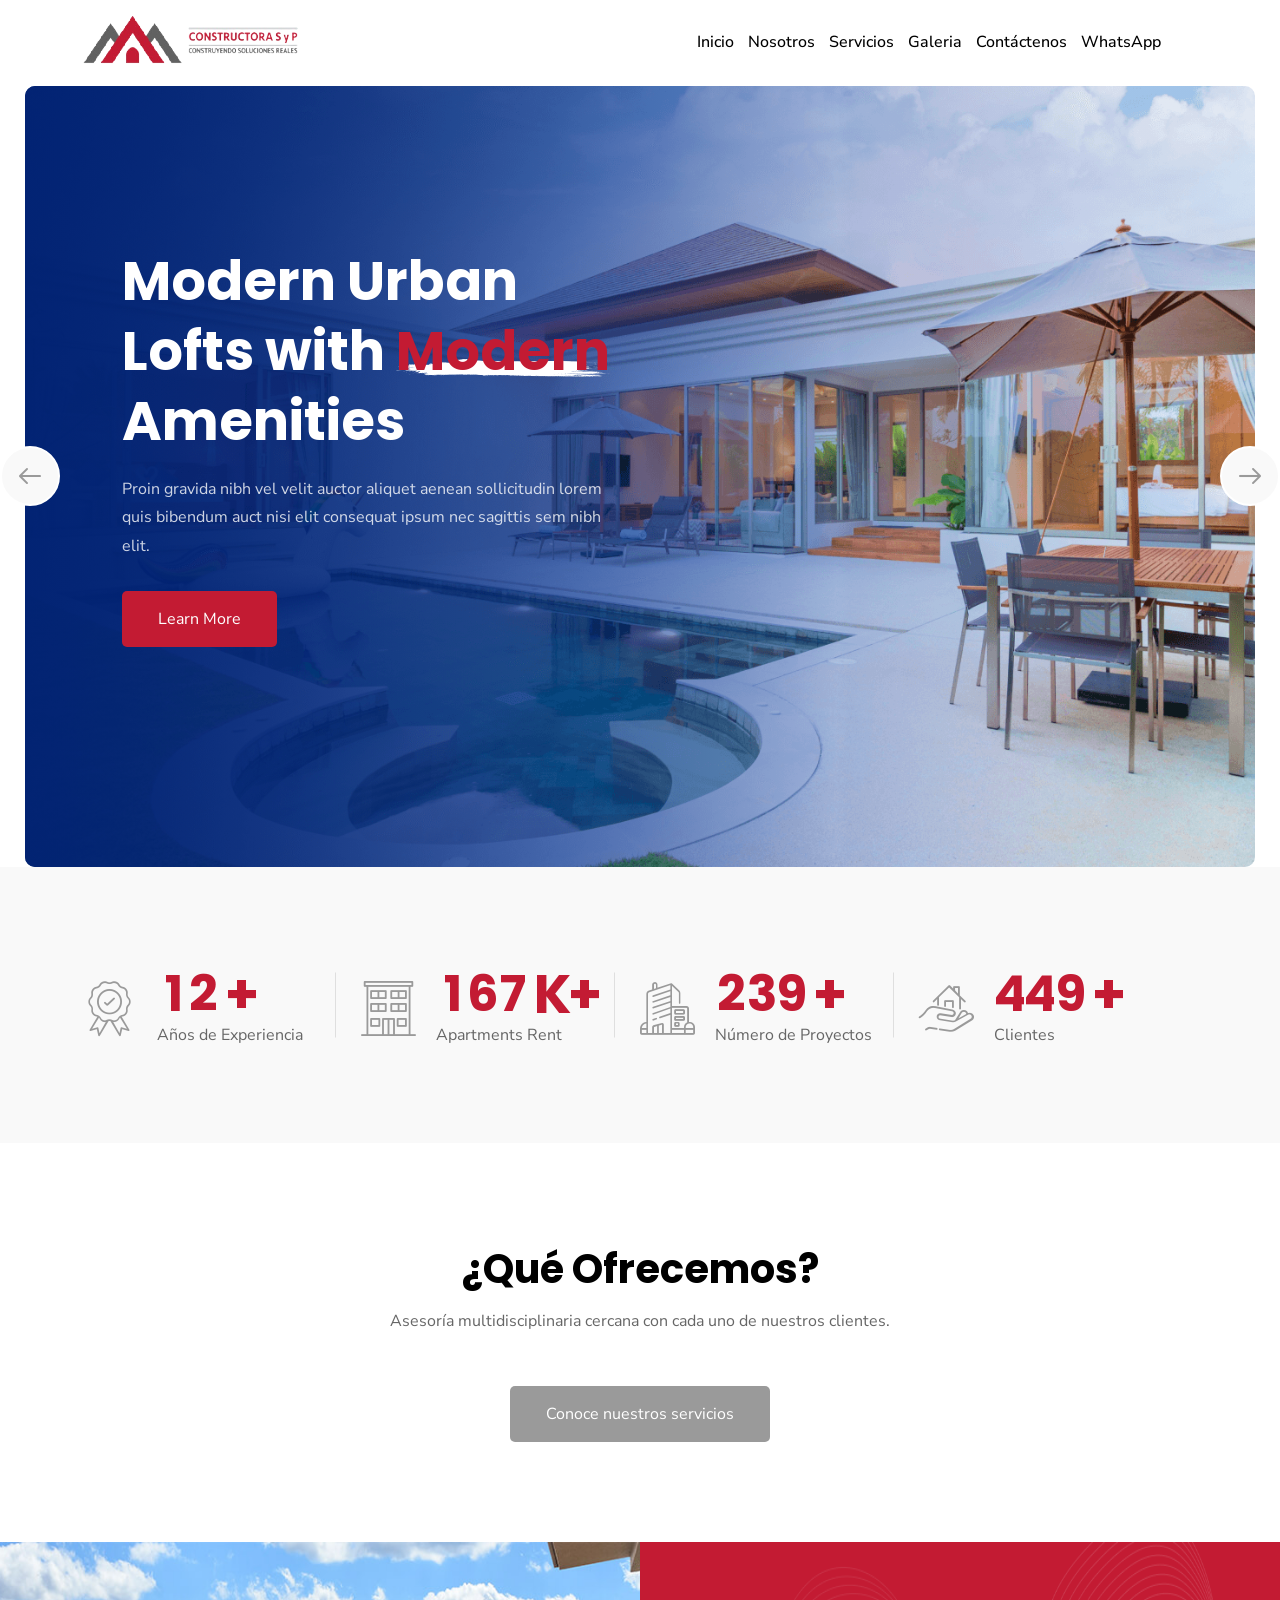
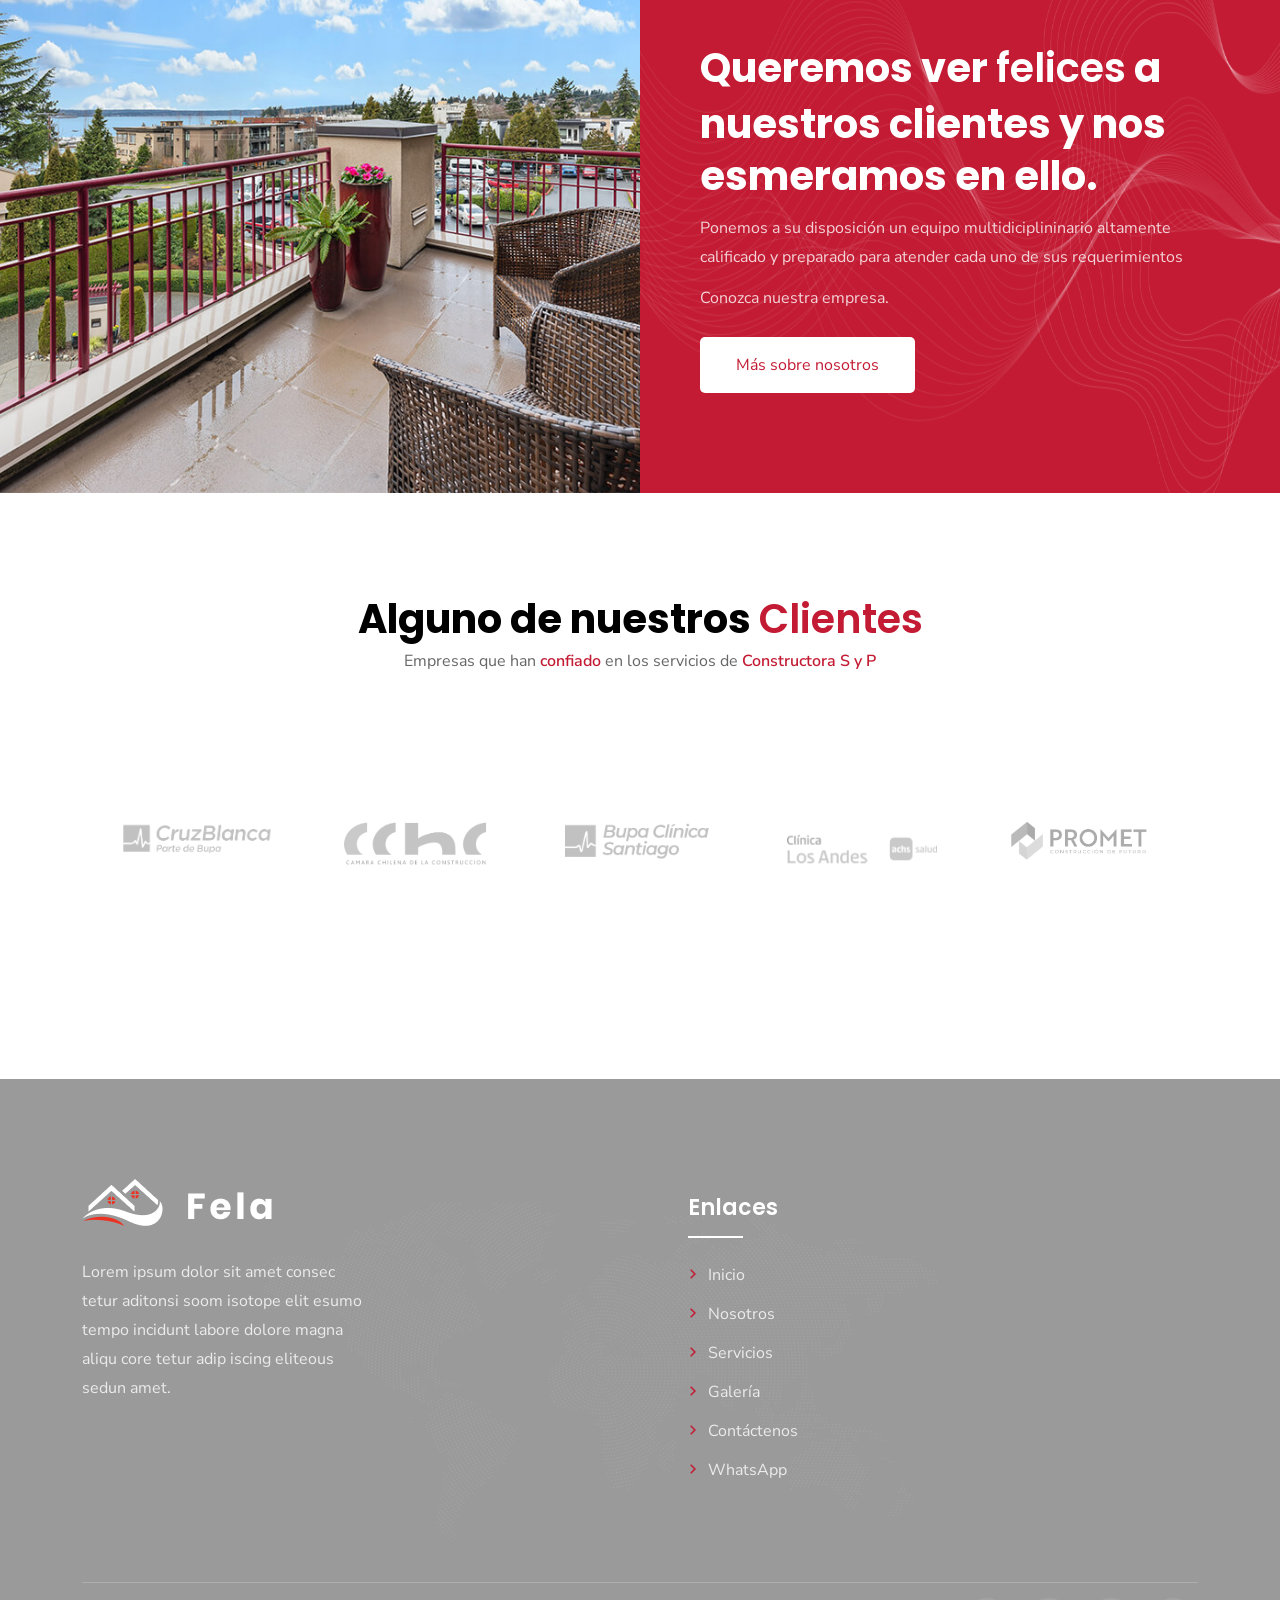
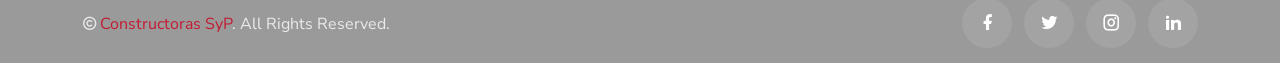
<file: index.html>
<!DOCTYPE html>
<html lang="zxx">
<head>

	<meta charset="utf-8">
	<meta name="viewport" content="width=device-width, initial-scale=1">

	<link rel="stylesheet" href="assets/css/bootstrap.min.css">
	<link rel="stylesheet" href="assets/css/flaticon.css">
	<link rel="stylesheet" href="assets/css/remixicon.css">
	<link rel="stylesheet" href="assets/css/owl.carousel.min.css">
	<link rel="stylesheet" href="assets/css/fancybox.css">
	<link rel="stylesheet" href="assets/css/jquery-ui-min.css">
	<link rel="stylesheet" href="assets/css/odometer.min.css">
	<link rel="stylesheet" href="assets/css/aos.css">
	<link rel="stylesheet" href="assets/css/style.css">
	<link rel="stylesheet" href="assets/css/responsive.css">
	<link rel="stylesheet" href="assets/css/dark-theme.css">
	<title>Constructora S&amp;P</title>
	<link rel="icon" type="image/png" href="assets/img/favicon.png">
</head>
<body>

<div class="loader js-preloader">
	<div></div>
	<div></div>
	<div></div>
</div>


<div class="page-wrapper">

<header class="header-wrap style1">
	<div class="container">
		<nav class="navbar navbar-expand-md navbar-light">
			<a class="navbar-brand" href="index.html">
				<img class="logo-light" src="assets/img/SYP_long.png" alt="logo">
				<img class="logo-dark" src="assets/img/logo-white.png" alt="logo">
			</a>
			<div class="collapse navbar-collapse main-menu-wrap" id="navbarSupportedContent">
				<div class="menu-close d-lg-none">
					<a href="javascript:void(0)"> <i class="ri-close-line"></i></a>
				</div>
				<ul class="navbar-nav ms-auto">
					<li class="nav-item">
						<a href="index.html" class="nav-link">
							Inicio
						</a>
					</li>
					<li class="nav-item">
						<a href="nosotros.html" class="nav-link">
							Nosotros
						</a>
					</li>
					<li class="nav-item">
						<a href="nuestros-servicios.html" class="nav-link">
							Servicios
						</a>
					</li>
					<li class="nav-item">
						<a href="galeria.html" class="nav-link">
							Galeria
						</a>
					</li>
					<li class="nav-item">
						<a href="contact.html" class="nav-link">
							Contáctenos
						</a>
					</li>
					<li class="nav-item">
						<a href="index.html" class="nav-link">
							WhatsApp
						</a>
					</li>
				</ul>

			</div>
		</nav>
		<div class="mobile-bar-wrap">
			<div class="mobile-menu d-lg-none">
				<a href="javascript:void(0)"><i class="ri-menu-line"></i></a>
			</div>
		</div>
	</div>
</header>

<!--Parte Donde se muestran los proyectos-->

<section class="hero-wrap style2">
	<div class="container-fluid">
		<div class="hero-slider-one owl-carousel">
			<div class="hero-slide-item hero-slide-1 bg-f">
				<div class="container">
					<div class="row">
						<div class="col-lg-6 col-md-8 col-sm-10">
							<div class="hero-content">
								<h1>Modern Urban Lofts with <span>Modern<img src="assets/img/hero/hero-shape-2.png" alt="Image"></span> Amenities</h1>
								<p>Proin gravida nibh vel velit auctor aliquet aenean sollicitudin lorem quis bibendum auct nisi elit consequat ipsum nec sagittis sem nibh elit.</p>
								<a href="about.html" class="btn style2">Learn More</a>
							</div>
						</div>
					</div>
				</div>
			</div>
			<div class="hero-slide-item hero-slide-2 bg-f">
				<div class="container">
					<div class="row">
						<div class="col-lg-6 col-md-8 col-sm-10">
							<div class="hero-content">
								<h1>Modern Urban Lofts with <span>Modern<img src="assets/img/hero/hero-shape-2.png" alt="Image"></span> Amenities</h1>
								<p>Proin gravida nibh vel velit auctor aliquet aenean sollicitudin lorem quis bibendum auct nisi elit consequat ipsum nec sagittis sem nibh elit.</p>
								<a href="about.html" class="btn style2">Learn More</a>
							</div>
						</div>
					</div>
				</div>
			</div>
			<div class="hero-slide-item hero-slide-3 bg-f">
				<div class="container">
					<div class="row">
						<div class="col-lg-6 col-md-8 col-sm-10">
							<div class="hero-content">
								<h1>Modern Urban Lofts with <span>Modern<img src="assets/img/hero/hero-shape-2.png" alt="Image"></span> Amenities</h1>
								<p>Proin gravida nibh vel velit auctor aliquet aenean sollicitudin lorem quis bibendum auct nisi elit consequat ipsum nec sagittis sem nibh elit.</p>
								<a href="about.html" class="btn style2">Learn More</a>
							</div>
						</div>
					</div>
				</div>
			</div>
		</div>
	</div>
</section>


<!--Aqui se muestran los numeros como de proyectos, clientes, anos de servicio, etc-->

<div class="counter-area  bg-seashell pt-100 pb-75">
    <div class="container">
        <div class="counter-card-wrap style1">
            <div class="counter-card">
                <span class="counter-icon">
                    <i class="flaticon-quality-control"></i>
                </span>
                <div class="counter-text">
                    <h2 class="counter-num">
                        <span class="odometer" data-count="12"></span>
                        <span class="target">+</span>
                    </h2>
                    <p>Años de Experiencia</p>
                </div>
            </div>
            <div class="counter-card">
                <span class="counter-icon">
                    <i class="flaticon-apartment"></i>
                </span>
                <div class="counter-text">
                    <h2 class="counter-num">
                        <span class="odometer" data-count="167"></span>
                        <span class="target">K+</span>
                    </h2>
                    <p>Apartments Rent</p>
                </div>
            </div>
            <div class="counter-card">
                <span class="counter-icon">
                    <i class="flaticon-office-building"></i>
                </span>
                <div class="counter-text">
                    <h2 class="counter-num">
                        <span class="odometer" data-count="239"></span>
                        <span class="target">+</span>
                    </h2>
                    <p>Número de Proyectos</p>
                </div>
            </div>
            <div class="counter-card">
                <span class="counter-icon">
                    <i class="flaticon-hand-gesture"></i>
                </span>
                <div class="counter-text">
                    <h2 class="counter-num">
                        <span class="odometer" data-count="449"></span>
                        <span class="target">+</span>
                    </h2>
                    <p>Clientes</p>
                </div>
            </div>
        </div>
    </div>
</div>


<!--Aqui la parte de los servicios-->

<section class="advantage-wrap ptb-100">
    <div class="container">
        <div class="section-title style1 text-center mb-40">
            <h2>¿Qué Ofrecemos?</h2>
			<p>Asesoría multidisciplinaria cercana con cada uno de nuestros clientes.</p>
        </div>
        <div class="row justify-content-center">
            <div class="col-12 text-center mt-10">
                <a href="listings-one.html" class="btn style1">Conoce nuestros servicios</a>
            </div>
        </div>
    </div>
</section>



<!--La parte de concozca la empresa-->


<div class="add-listing-wrap">
	<div class="container-fluid px-0">
		<div class="row gx-0 ">
			<div class="col-md-6">
				<div class="add-listing-bg bg-f"></div>
			</div>
			<div class="col-md-6">
				<div class="listing-content ptb-100">
					<img src="assets/img/add-listing-shape.png" alt="Image" class="add-listing-shape">
					<div class="content-title">
						<h2>Queremos ver <span>felices</span> a nuestros clientes y nos esmeramos en ello.</h2>
						<p>Ponemos a su disposición un equipo multidiciplininario altamente calificado y preparado para atender cada uno de sus requerimientos</p>
						<p>Conozca nuestra empresa.</p>
					</div>
					<a href="listings-one.html" class="btn style4">Más sobre nosotros</a>
				</div>
			</div>
		</div>
	</div>
</div>

<!--Aqui la parte de los clientes-->

<section class="advantage-wrap ptb-100">
    <div class="container">
        <div class="section-title style1 text-center mb-40">
            <h2>Alguno de nuestros <span>Clientes</span></h2>
			Empresas que han <span>confiado</span> en los servicios de <span>Constructora S y P</span>
        </div>
        <div class="partner-wrap ptb-100">
			<div class="container">
				<div class="partner-slider owl-carousel">
					<div class="partner-item">
						<img src="assets/img/partner/cruzblanca.png" alt="Image">
					</div>
					<div class="partner-item">
						<img src="assets/img/partner/cchdlc.png" alt="Image">
					</div>
					<div class="partner-item">
						<img src="assets/img/partner/bupa.png" alt="Image">
					</div>
					<div class="partner-item">
						<img src="assets/img/partner/Los_andes.png" alt="Image">
					</div>
					<div class="partner-item">
						<img src="assets/img/partner/promet.png" alt="Image">
					</div>
					<div class="partner-item">
						<img src="assets/img/partner/Davila.png" alt="Image">
					</div>
					<div class="partner-item">
						<img src="assets/img/partner/LogoSendero.png" alt="Image">
					</div>
					<div class="partner-item">
						<img src="assets/img/partner/Abbott.png" alt="Image">
					</div>
					<div class="partner-item">
						<img src="assets/img/partner/logo-SGF.png" alt="Image">
					</div>
					<div class="partner-item">
						<img src="assets/img/partner/Wenco.png" alt="Image">
					</div>
					<div class="partner-item">
						<img src="assets/img/partner/La_Iglesia_de_Jesucristo_de_los_Santos_de_los_Últimos_Días.png" alt="Image">
					</div>
					<div class="partner-item">
						<img src="assets/img/partner/indumotora.png" alt="Image">
					</div>
				</div>
			</div>
		</div>
    </div>
</section>







<!--Footer-->



<footer class="footer-wrap style2 pt-100">
<img src="assets/img/footer-map.png" alt="Image" class="footer-shape-one">
	<div class="footer-top">
		<div class="container">
			<div class="row pb-75">
				<div class="col-xl-4 col-lg-6 col-md-6 col-sm-6 pe-xl-5">
					<div class="footer-widget">
						<a href="index.html" class="footer-logo">
							<img src="assets/img/logo-white.png" alt="Image">
						</a>
						<p class="comp-desc">
							Lorem ipsum dolor sit amet consec tetur aditonsi soom isotope elit esumo tempo incidunt labore dolore magna aliqu core tetur adip iscing eliteous sedun amet.
						</p>	
					</div>
				</div>
				<div class="col-xl-2 col-lg-6 col-md-6 col-sm-6">
					<div class="footer-widget">
						<!--Aqui había otro menú-->
					</div>
				</div>
				<div class="col-xl-3 col-lg-6 col-md-6 col-sm-6 ps-xl-5">
					<div class="footer-widget">
						<h3 class="footer-widget-title">Enlaces</h3>
						<ul class="footer-menu list-style">
							<li>
								<a href="index.html">
									<i class="ri-arrow-right-s-line"></i>
									Inicio
								</a>
							</li>
							<li>
								<a href="nosotros.html">
									<i class="ri-arrow-right-s-line"></i>
									Nosotros
								</a>
							</li>
							<li>
								<a href="nuestros-servicios.html">
									<i class="ri-arrow-right-s-line"></i>
									Servicios
								</a>
							</li>
							<li>
								<a href="galeria.html">
									<i class="ri-arrow-right-s-line"></i>
									Galería
								</a>
							</li>
							<li>
								<a href="contact.html">
									<i class="ri-arrow-right-s-line"></i>
									Contáctenos
								</a>
							</li>
							<li>
								<a href="index.html" target="_blank">
									<i class="ri-arrow-right-s-line"></i>
									WhatsApp
								</a>
							</li>
						</ul>
					</div>
				</div>
				<div class="col-xl-3 col-lg-6 col-md-6 col-sm-6">
					<div class="footer-widget">
						<div class="comp-map">
							<iframe src="https://www.google.com/maps/embed?pb=!1m18!1m12!1m3!1d3088.128245943039!2d-71.95801378362458!3d-39.285342027439036!2m3!1f0!2f0!3f0!3m2!1i1024!2i768!4f13.1!3m3!1m2!1s0x96147f56debd1089%3A0xe612082ae4570294!2zT3NjYXIgQWxlamFuZHJvIFNhbGTDrWFzIE1hcsOtbiwgUHVjw7NuLCBBcmF1Y2Fuw61h!5e0!3m2!1ses!2scl!4v1659713463828!5m2!1ses!2scl"></iframe>
						</div>
					</div>
				</div>
			</div>
		</div>
	</div>
	<div class="container">
		<div class="footer-bottom">
			<div class="row align-items-center">
				<div class="col-md-6">
					<p class="copyright-text">
						<i class="ri-copyright-line"></i><span>Constructoras SyP</span>. All Rights Reserved.
					</p>
				</div>
				<div class="col-md-6">
					<ul class="social-profile list-style style1">
						<li>
							<a target="_blank" href="https://facebook.com">
								<i class="ri-facebook-fill"></i>
							</a>
						</li>
						<li>
							<a target="_blank" href="https://twitter.com">
								<i class="ri-twitter-fill"></i>
							</a>
						</li>
						<li>
							<a target="_blank" href="https://instagram.com">
								<i class="ri-instagram-line"></i>
							</a>
						</li>
						<li>
							<a target="_blank" href="https://linkedin.com">
								<i class="ri-linkedin-fill"></i>
							</a>
						</li>
					</ul>
				</div>
			</div>
		</div>
	</div>
</footer>

<!--Fin Footer-->

</div>


<a href="javascript:void(0)" class="back-to-top bounce"><i class="ri-arrow-up-s-line"></i></a>


<div class="modal fade" id="signIn" tabindex="-1" role="dialog">
<div class="modal-dialog modal-dialog-centered modal-lg" role="document">
<div class="modal-content">
<div class="modal-header border-0">
<button type="button" class="btn-close" data-bs-dismiss="modal" aria-label="Close">
<i class="ri-close-line"></i>
</button>
</div>
<div class="modal-body">
<div class="row align-items-center gx-5">
<div class="col-md-6">
<div class="login-bg bg-f">
</div>
</div>
<div class="col-md-6">
<div class="login-content">
<h2>Sign In</h2>
<form class="user-form" action="#">
<div class="row">
<div class="col-lg-12">
<div class="form-group">
<input id="text" name="username" type="text" placeholder="Username" required>
</div>
</div>
<div class="col-lg-12">
<div class="form-group">
<input id="pwd" name="pwd" type="password" placeholder="Password" required>
</div>
</div>
<div class="col-lg-12">
<div class="form-group">
<button class="btn style1">
Login Now
</button>
</div>
</div>
<div class="col-12">
<p class="text-center mb-10">Or</p>
</div>
<div class="col-12">
<div class="form-group">
<button type="button" class="btn fb">SignIn With Facebook <span><i class="ri-facebook-fill"></i></span></button>
</div>
</div>
<div class="col-12">
<div class="form-group">
<button type="button" class="btn linkedin">SignIn With Linkedin <span><i class="ri-linkedin-fill"></i></span></button>
</div>
</div>
<div class="col-12">
<div class="form-group mb-0">
<button type="button" class="btn twitter">SignIn With Twitter <span><i class="ri-twitter-fill"></i></span></button>
</div>
</div>
</div>
</form>
</div>
</div>
</div>
</div>
</div>
</div>
</div>

<div class="modal fade" id="signUp" tabindex="-1" role="dialog">
<div class="modal-dialog modal-dialog-centered modal-lg" role="document">
<div class="modal-content">
<div class="modal-header border-0">
<button type="button" class="btn-close" data-bs-dismiss="modal" aria-label="Close">
<i class="ri-close-line"></i>
</button>
</div>
<div class="modal-body">
<div class="row align-items-center gx-5">
<div class="col-md-6">
<div class="login-bg bg-f">
</div>
</div>
<div class="col-md-6">
<div class="login-content">
<h2>Sign Up</h2>
<p>Please fill the form to create an account</p>
<form class="user-form" action="#">
<div class="row">
<div class="col-lg-12">
<div class="form-group">
<input id="fname" name="fname" type="text" placeholder="Full Name" required>
</div>
</div>
<div class="col-lg-12">
<div class="form-group">
<input id="email" name="email" type="email" placeholder="Email" required>
</div>
</div>
<div class="col-lg-12">
<div class="form-group">
<input id="pwd_2" name="pwd_2" type="password" placeholder="Password" required>
</div>
</div>
<div class="col-lg-12">
<div class="form-group">
<input id="pwd_3" name="pwd_3" placeholder="Confirm Password" type="password" required>
</div>
</div>
<div class="col-sm-12 col-12">
<div class="checkbox style3">
<input type="checkbox" id="test_1">
<label for="test_1">
I Agree with the <a class="link style1" href="terms-of-service.html">Terms &amp; conditions</a> &amp; <a class="link style1" href="privacy-policy.html">privacy policy</a>
</label>
</div>
</div>
<div class="col-lg-12">
<div class="form-group">
<button class="btn style1">
Register Now
</button>
</div>
</div>
</div>
</form>
</div>
</div>
</div>
</div>
</div>
</div>
</div>

<script src="assets/js/jquery.min.js"></script>
<script src="assets/js/bootstrap.bundle.min.js"></script>
<script src="assets/js/form-validator.min.js"></script>
<script src="assets/js/contact-form-script.js"></script>
<script src="assets/js/aos.js"></script>
<script src="assets/js/owl.carousel.min.js"></script>
<script src="assets/js/jquery-ui-min.js"></script>
<script src="assets/js/odometer.min.js"></script>
<script src="assets/js/fancybox.js"></script>
<script src="assets/js/jquery.appear.js"></script>
<script src="assets/js/tweenmax.min.js"></script>
<script src="assets/js/main.js"></script>
</body>
</html>
</file>
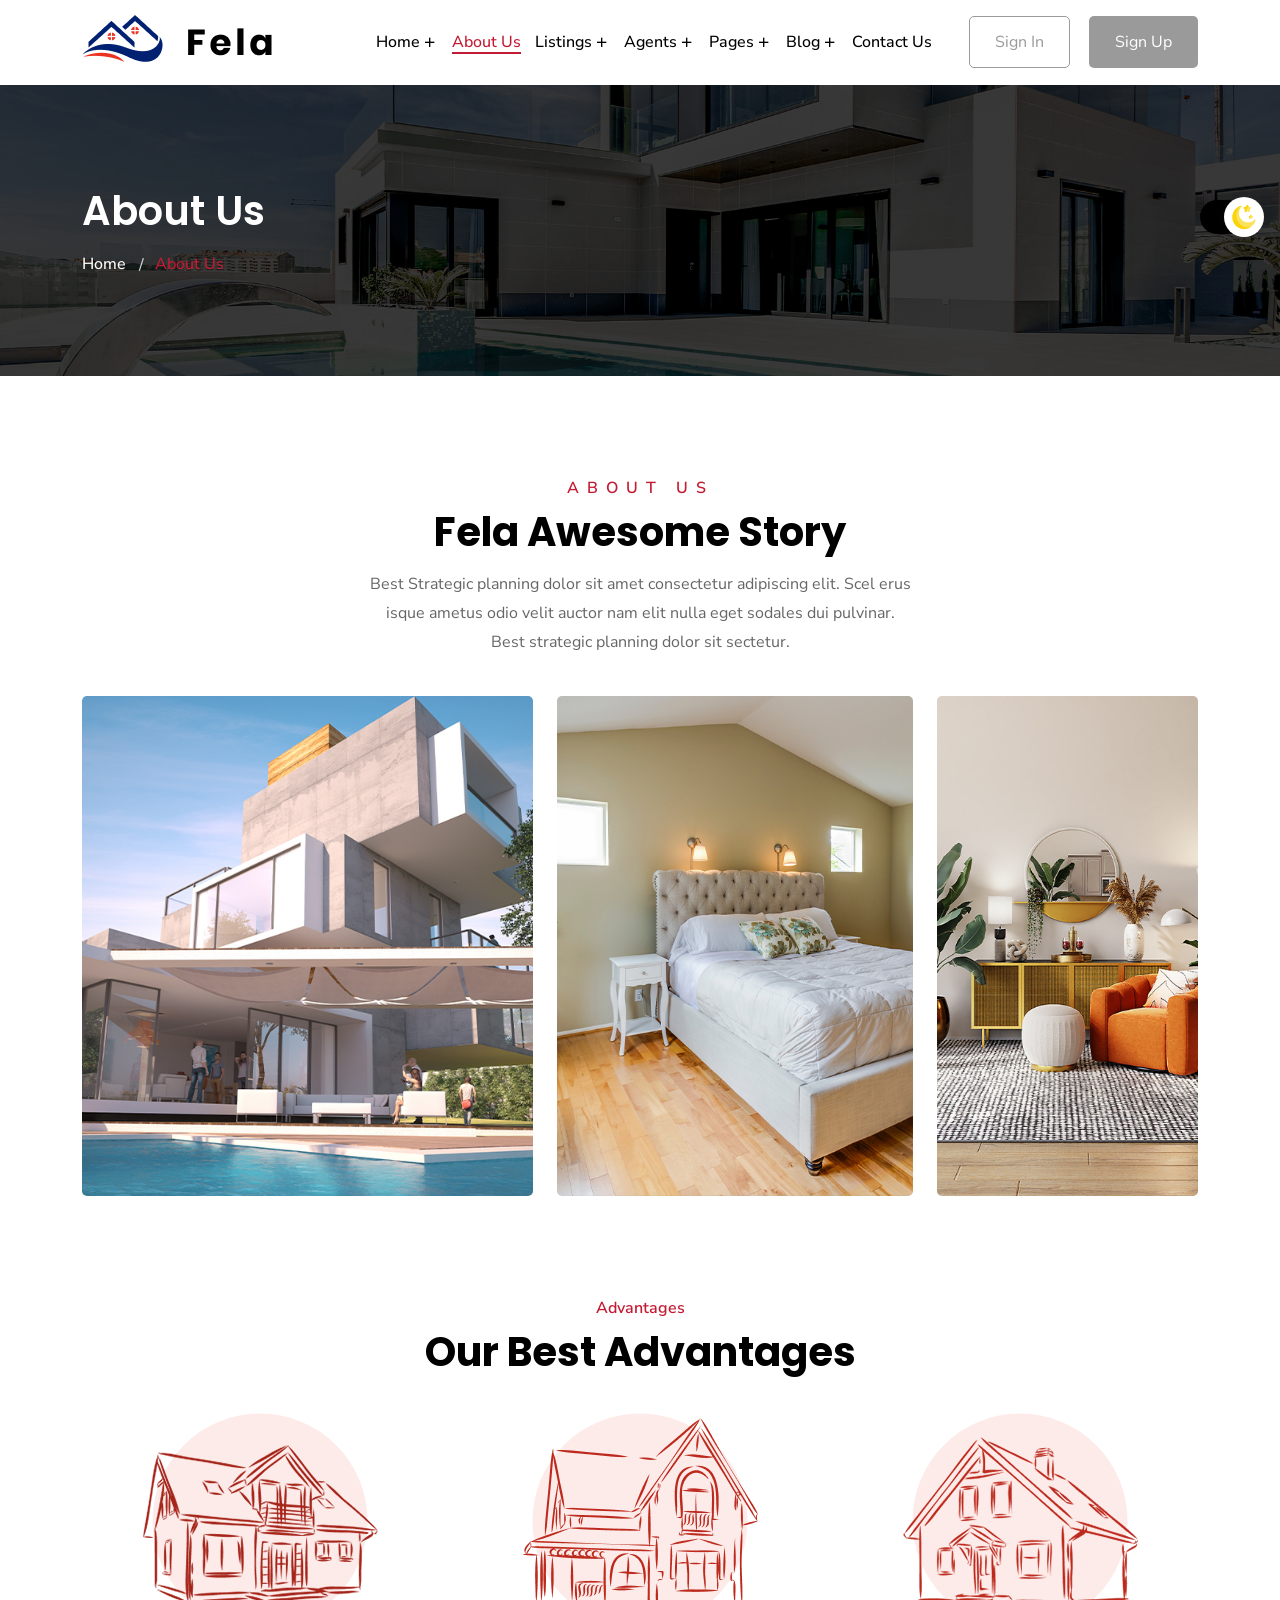
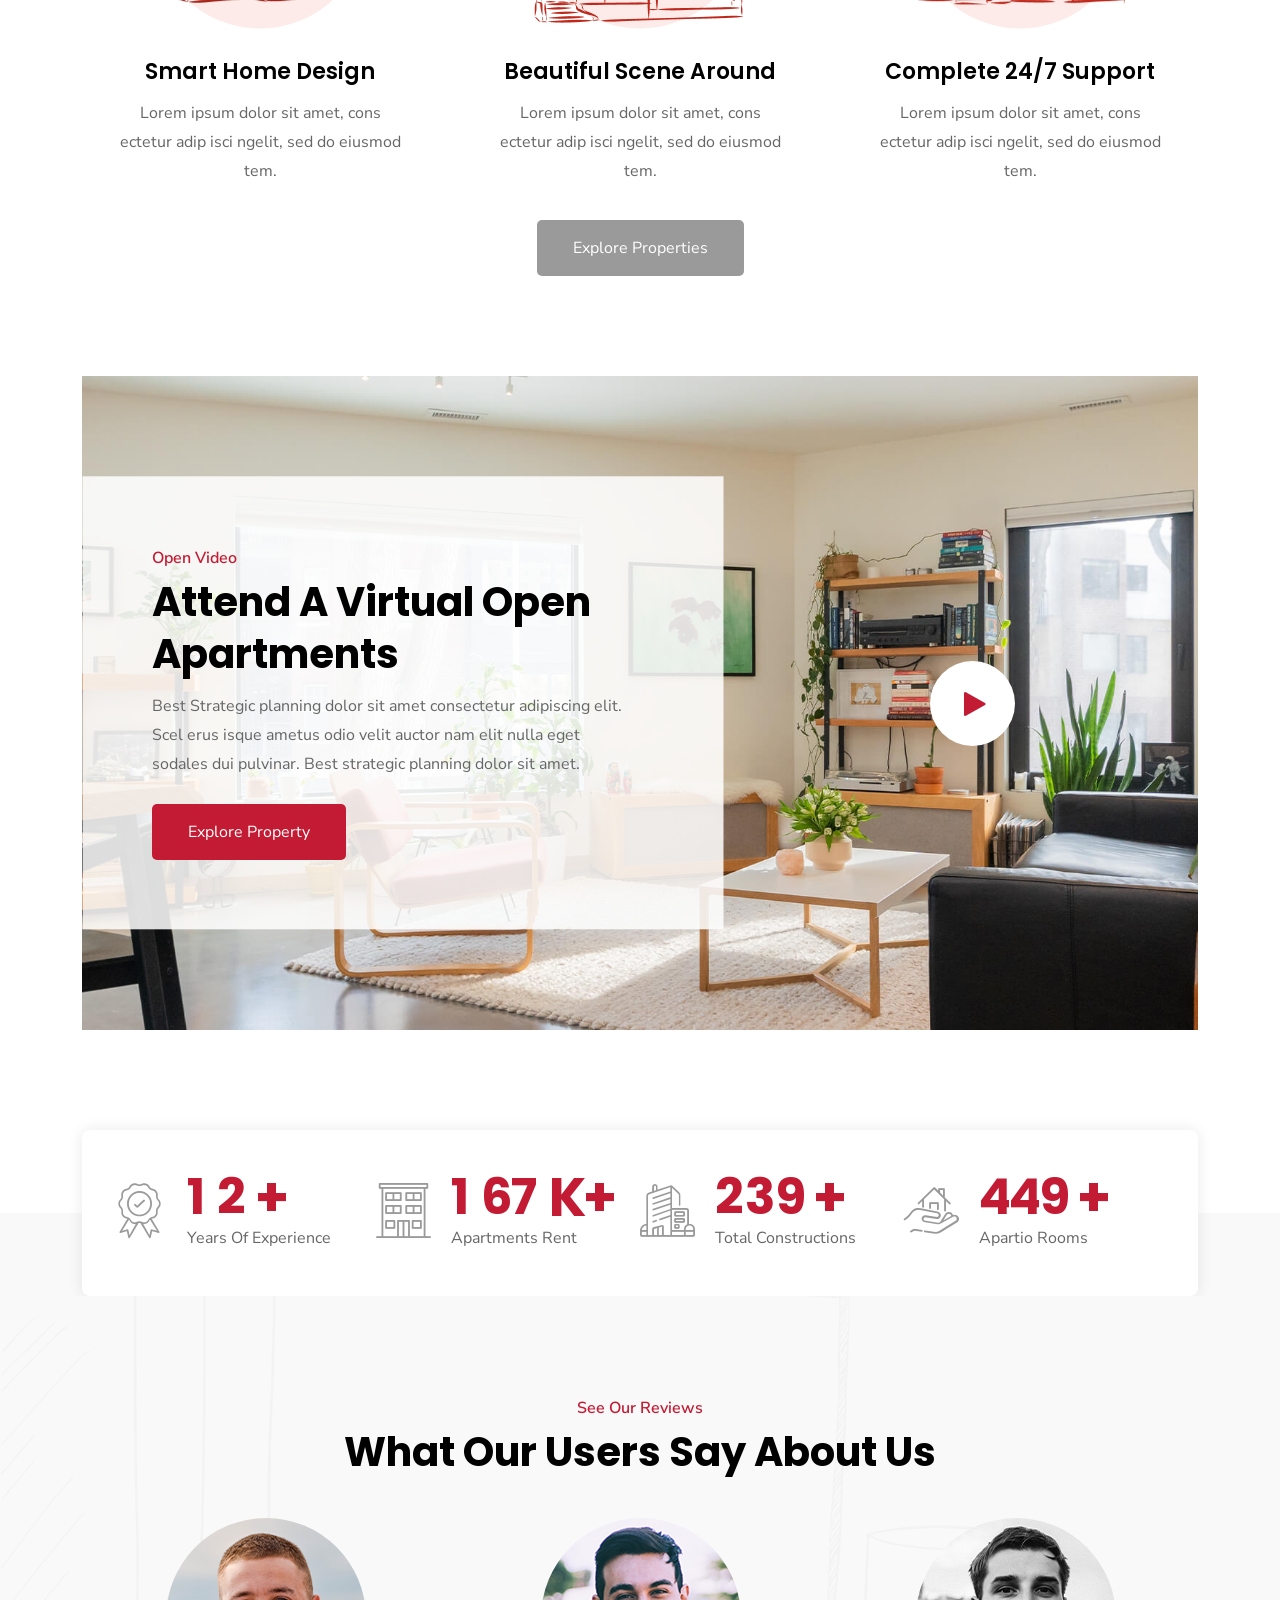
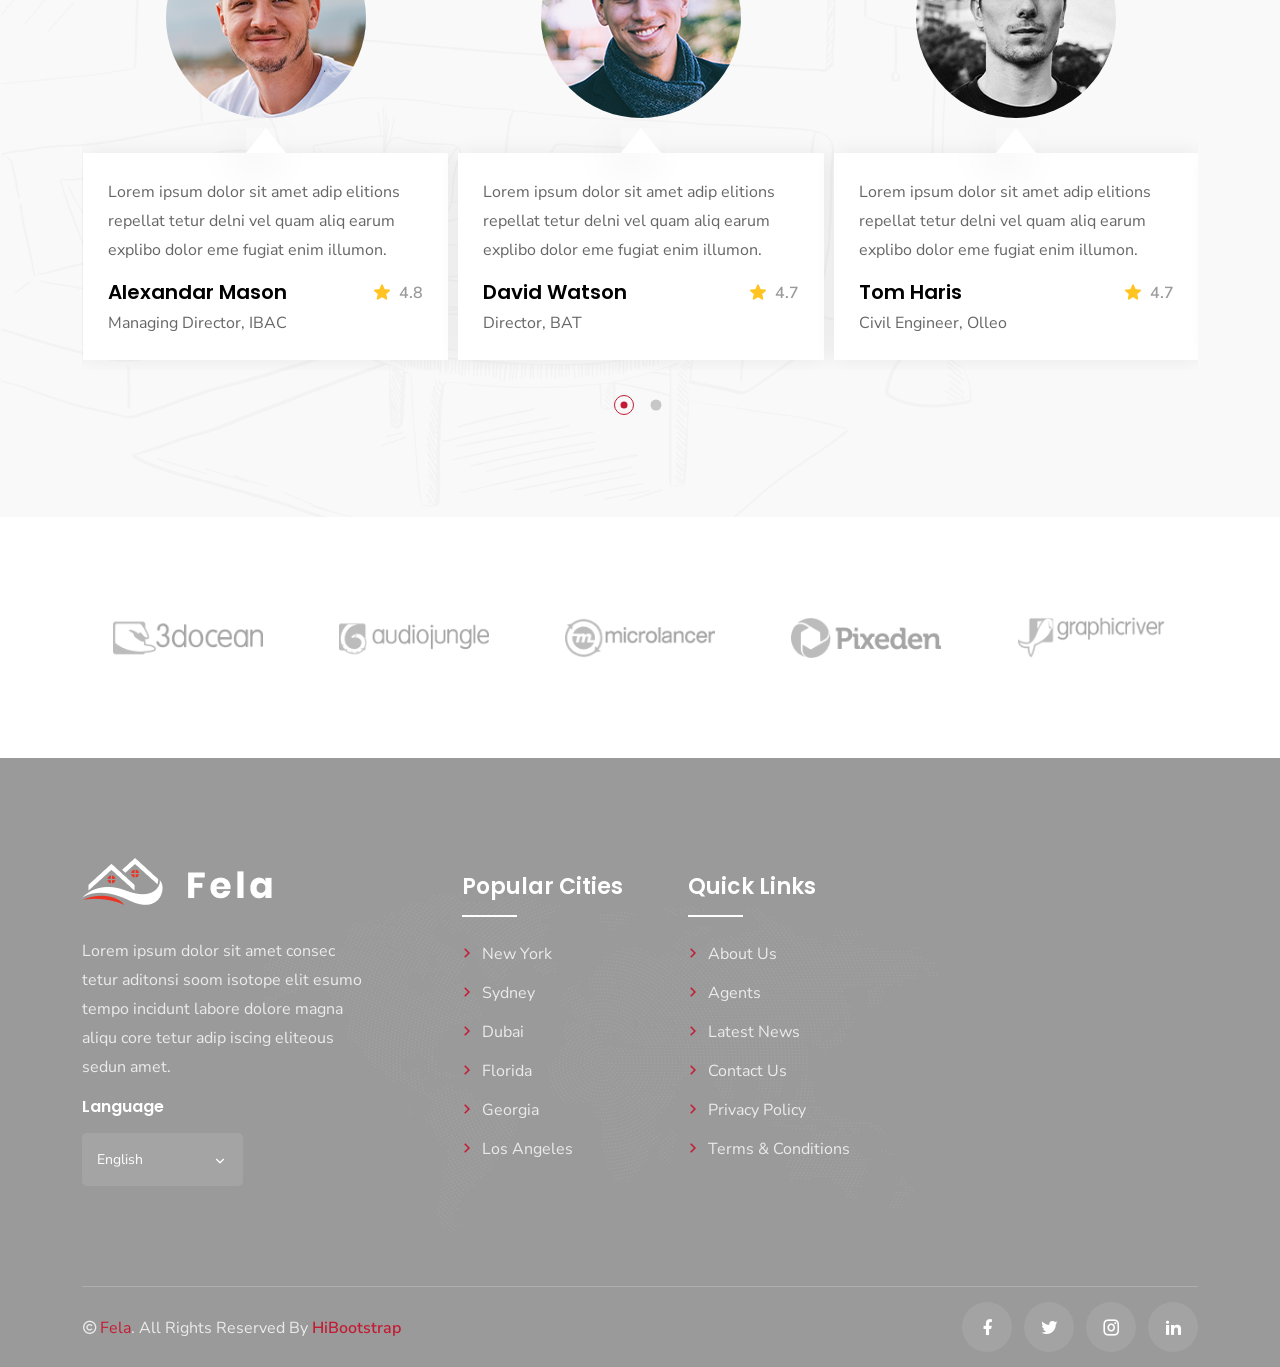
<file: about.html>
<!DOCTYPE html>
<html lang="zxx">
<head>

<meta charset="utf-8">
<meta name="viewport" content="width=device-width, initial-scale=1">

<link rel="stylesheet" href="assets/css/bootstrap.min.css">
<link rel="stylesheet" href="assets/css/flaticon.css">
<link rel="stylesheet" href="assets/css/remixicon.css">
<link rel="stylesheet" href="assets/css/owl.carousel.min.css">
<link rel="stylesheet" href="assets/css/fancybox.css">
<link rel="stylesheet" href="assets/css/jquery-ui-min.css">
<link rel="stylesheet" href="assets/css/odometer.min.css">
<link rel="stylesheet" href="assets/css/aos.css">
<link rel="stylesheet" href="assets/css/style.css">
<link rel="stylesheet" href="assets/css/responsive.css">
<link rel="stylesheet" href="assets/css/dark-theme.css">
<title>Fela - Apartments & House Renting HTML Template</title>
<link rel="icon" type="image/png" href="assets/img/favicon.png">
</head>
<body>

<div class="loader js-preloader">
<div></div>
<div></div>
<div></div>
</div>


<div class="switch-theme-mode">
<label id="switch" class="switch">
<input type="checkbox" onchange="toggleTheme()" id="slider">
<span class="slider round"></span>
</label>
</div>


<div class="page-wrapper">

<header class="header-wrap style1">
<div class="container">
<nav class="navbar navbar-expand-md navbar-light">
<a class="navbar-brand" href="index.html">
<img class="logo-light" src="assets/img/logo.png" alt="logo">
<img class="logo-dark" src="assets/img/logo-white.png" alt="logo">
</a>
<div class="collapse navbar-collapse main-menu-wrap" id="navbarSupportedContent">
<div class="menu-close d-lg-none">
<a href="javascript:void(0)"> <i class="ri-close-line"></i></a>
</div>
<ul class="navbar-nav ms-auto">
<li class="nav-item">
<a href="#" class="nav-link">
Home
<i class="ri-add-line"></i>
</a>
<ul class="dropdown-menu">
<li class="nav-item">
<a href="index.html" class="nav-link">Home One</a>
</li>
<li class="nav-item">
<a href="index-2.html" class="nav-link ">Home Two</a>
</li>
<li class="nav-item">
<a href="index-3.html" class="nav-link">Home Three</a>
</li>
</ul>
</li>
<li class="nav-item">
<a href="about.html" class="nav-link active">
About Us
</a>
</li>
<li class="nav-item">
<a href="#" class="nav-link">
Listings
<i class="ri-add-line"></i>
 </a>
<ul class="dropdown-menu">
<li class="nav-item">
<a href="listings-one.html" class="nav-link">Listing Style One
</a>
</li>
<li class="nav-item">
<a href="listings-two.html" class="nav-link">Listing Style Two
</a>
</li>
<li class="nav-item">
<a href="listing-details.html" class="nav-link">Single Listings</a>
</li>
</ul>
</li>
<li class="nav-item">
<a href="#" class="nav-link">
Agents
<i class="ri-add-line"></i>
</a>
<ul class="dropdown-menu">
<li class="nav-item">
<a href="agents.html" class="nav-link">Agent List</a>
</li>
<li class="nav-item">
<a href="agent-details.html" class="nav-link">Agent Details</a>
</li>
</ul>
</li>
<li class="nav-item">
<a href="#" class="nav-link">
Pages
<i class="ri-add-line"></i>
</a>
<ul class="dropdown-menu">
<li class="nav-item">
<a href="how-it-works.html" class="nav-link">How It Works</a>
</li>
<li class="nav-item">
<a href="faq.html" class="nav-link">FAQ</a>
</li>
<li class="nav-item">
<a href="testimonials.html" class="nav-link">Testimonials</a>
</li>
<li class="nav-item">
<a href="terms-of-service.html" class="nav-link">Terms of Service</a>
</li>
<li class="nav-item">
<a href="privacy-policy.html" class="nav-link">Privacy Policy</a>
</li>
<li class="nav-item">
<a href="error-404.html" class="nav-link">404 Error Page</a>
</li>
</ul>
</li>
<li class="nav-item">
<a href="#" class="nav-link">
Blog
<i class="ri-add-line"></i>
</a>
<ul class="dropdown-menu">
<li class="nav-item">
<a href="blog.html" class="nav-link">
Blog
</a>
</li>
 <li class="nav-item">
<a href="#" class="nav-link">
Single Blog
<i class="ri-add-line"></i>
</a>
<ul class="dropdown-menu">
<li class="nav-item">
<a href="blog-details-no-sidebar.html" class="nav-link">Blog Details No Sidebar</a>
</li>
<li class="nav-item">
<a href="blog-details-left-sidebar.html" class="nav-link">Blog Details Left Sidebar</a>
</li>
<li class="nav-item">
<a href="blog-details-right-sidebar.html" class="nav-link">Blog Details Right Sidebar</a>
</li>
</ul>
</li>
</ul>
</li>
<li class="nav-item">
<a href="contact.html" class="nav-link">Contact Us</a>
</li>
<li class="nav-item d-lg-none">
<button type="button" class="btn style3" data-bs-toggle="modal" data-bs-target="#signIn">Sign In</button>
</li>
<li class="nav-item d-lg-none">
<button type="button" class="btn style1" data-bs-toggle="modal" data-bs-target="#signUp">Sign Up</button>
</li>
</ul>
<div class="others-options  md-none">
<div class="header-btn">
<button type="button" class="btn style3" data-bs-toggle="modal" data-bs-target="#signIn">Sign In</button>
<button type="button" class="btn style1" data-bs-toggle="modal" data-bs-target="#signUp">Sign Up</button>
</div>
</div>
</div>
</nav>
<div class="mobile-bar-wrap">
<div class="mobile-menu d-lg-none">
<a href="javascript:void(0)"><i class="ri-menu-line"></i></a>
</div>
</div>
</div>
</header>


<div class="content-wrapper">

<div class="breadcrumb-wrap bg-f br-2">
<div class="container">
<div class="breadcrumb-title">
<h2>About Us</h2>
<ul class="breadcrumb-menu list-style">
<li><a href="index.html">Home </a></li>
<li>About Us</li>
</ul>
</div>
</div>
</div>


<section class="about-wrap style3 pt-100">
<div class="container">
<div class="row">
<div class="col-xl-6 offset-xl-3 col-lg-8 offset-lg-2">
<div class="section-title style2 text-center mb-40">
<span>ABOUT US</span>
<h2>Fela Awesome Story</h2>
 <p>Best Strategic planning dolor sit amet consectetur adipiscing elit. Scel erus isque ametus odio velit auctor nam elit nulla eget sodales dui pulvinar. Best strategic planning dolor sit sectetur.</p>
</div>
</div>
</div>
<div class="about-img-wrap">
<div class="row">
<div class="col-5">
    <div class="about-bg-2 bg-f"></div>
    </div>
<div class="col-4">
<div class="about-bg-3 bg-f"></div>
</div>
<div class="col-3">
<div class="about-bg-4 bg-f"></div>
</div>
</div>
</div>
</div>
</section>


<section class="advantage-wrap ptb-100">
<div class="container">
<div class="section-title style1 text-center mb-40">
<span>Advantages</span>
<h2>Our Best Advantages</h2>
</div>
<div class="row justify-content-center">
<div class="col-xl-4 col-lg-4 col-md-6 col-sm-6">
<div class="adv-card">
<div class="adv-img">
<img src="assets/img/adv-1.png" alt="Image">
</div>
<div class="adv-info">
<h3>Smart Home Design</h3>
<p>Lorem ipsum dolor sit amet, cons ectetur adip isci ngelit, sed do eiusmod tem.</p>
</div>
</div>
</div>
<div class="col-xl-4 col-lg-4 col-md-6 col-sm-6">
<div class="adv-card">
<div class="adv-img">
<img src="assets/img/adv-2.png" alt="Image">
</div>
<div class="adv-info">
<h3>Beautiful Scene Around</h3>
<p>Lorem ipsum dolor sit amet, cons ectetur adip isci ngelit, sed do eiusmod tem.</p>
</div>
</div>
</div>
<div class="col-xl-4 col-lg-4 col-md-6 col-sm-6">
<div class="adv-card">
<div class="adv-img">
<img src="assets/img/adv-3.png" alt="Image">
</div>
<div class="adv-info">
<h3>Complete 24/7 Support</h3>
<p>Lorem ipsum dolor sit amet, cons ectetur adip isci ngelit, sed do eiusmod tem.</p>
</div>
</div>
</div>
<div class="col-12 text-center mt-10">
<a href="listings-one.html" class="btn style1">Explore Properties</a>
</div>
</div>
</div>
</section>


<div class="pb-100">
<div class="container">
<div class="video-wrap style1 video-bg-1 bg-f ptb-100">
<div class="row align-items-center">
<div class="col-lg-7 col-md-8 order-lg-1 order-md-1 order-2">
<div class="video-content">
<div class="content-title style1">
<span>Open Video</span>
<h2>Attend A Virtual Open Apartments</h2>
<p>Best Strategic planning dolor sit amet consectetur adipiscing elit. Scel erus isque ametus odio velit auctor nam elit nulla eget sodales dui pulvinar. Best strategic planning dolor sit amet.</p>
</div>
<a href="listings-two.html" class="btn style2">Explore Property</a>
</div>
</div>
<div class="col-lg-5 col-md-4 order-lg-2 order-md-2 order-1">
<a class="play-video" data-fancybox="" href="https://www.youtube.com/watch?v=Qj59_LGUBvE&amp;t=1s">
<span class="play-now icon"><i class="flaticon-play-1"></i>
<span class="ripple"></span></span>
</a>
</div>
</div>
</div>
</div>
</div>


<div class="counter-area style4">
<div class="container">
<div class="counter-card-wrap style4 bg-white">
<div class="counter-card">
<span class="counter-icon">
<i class="flaticon-quality-control"></i>
</span>
<div class="counter-text">
<h2 class="counter-num">
<span class="odometer" data-count="12"></span>
<span class="target">+</span>
</h2>
<p>Years Of Experience</p>
</div>
</div>
<div class="counter-card">
<span class="counter-icon">
<i class="flaticon-apartment"></i>
</span>
<div class="counter-text">
<h2 class="counter-num">
<span class="odometer" data-count="167"></span>
<span class="target">K+</span>
</h2>
<p>Apartments Rent</p>
</div>
</div>
<div class="counter-card">
<span class="counter-icon">
<i class="flaticon-office-building"></i>
</span>
<div class="counter-text">
<h2 class="counter-num">
<span class="odometer" data-count="239"></span>
<span class="target">+</span>
</h2>
<p>Total Constructions</p>
</div>
</div>
<div class="counter-card">
<span class="counter-icon">
<i class="flaticon-hand-gesture"></i>
 </span>
<div class="counter-text">
<h2 class="counter-num">
<span class="odometer" data-count="449"></span>
<span class="target">+</span>
</h2>
<p>Apartio Rooms</p>
</div>
</div>
</div>
</div>
</div>


<section class="testimonial-wrap ptb-100 bg-seashell ">
<img src="assets/img/shape-1.png" alt="Image" class="testimonial-shape-one">
<div class="container">
<div class="section-title style1 text-center mb-40">
<span>See Our Reviews</span>
<h2>What Our Users Say About Us</h2>
</div>
<div class="testimonial-slider-one owl-carousel">
<div class="testimonial-card style1">
<div class="client-img">
<img src="assets/img/clients/client-1.jpg" alt="Image">
</div>
<div class="quote-wrap">
<p class="client-quote">
Lorem ipsum dolor sit amet adip elitions repellat tetur delni vel quam aliq earum explibo dolor eme fugiat enim illumon.
</p>
<div class="client-info-wrap">
<div class="client-info">
<h5>Alexandar Mason</h5>
<span>Managing Director, IBAC</span>
</div>
<div class="ratings">
<i class="flaticon-star"></i>
4.8
</div>
</div>
</div>
</div>
<div class="testimonial-card style1">
<div class="client-img">
<img src="assets/img/clients/client-2.jpg" alt="Image">
</div>
<div class="quote-wrap">
<p class="client-quote">
Lorem ipsum dolor sit amet adip elitions repellat tetur delni vel quam aliq earum explibo dolor eme fugiat enim illumon.
</p>
<div class="client-info-wrap">
<div class="client-info">
<h5>David Watson</h5>
<span>Director, BAT</span>
</div>
<div class="ratings">
<i class="flaticon-star"></i>
4.7
</div>
</div>
</div>
</div>
<div class="testimonial-card style1">
<div class="client-img">
<img src="assets/img/clients/client-3.jpg" alt="Image">
</div>
<div class="quote-wrap">
<p class="client-quote">
Lorem ipsum dolor sit amet adip elitions repellat tetur delni vel quam aliq earum explibo dolor eme fugiat enim illumon.
</p>
<div class="client-info-wrap">
<div class="client-info">
<h5>Tom Haris</h5>
<span>Civil Engineer, Olleo</span>
</div>
<div class="ratings">
<i class="flaticon-star"></i>
4.7
</div>
</div>
</div>
</div>
<div class="testimonial-card style1">
<div class="client-img">
<img src="assets/img/clients/client-4.jpg" alt="Image">
</div>
<div class="quote-wrap">
<p class="client-quote">
Lorem ipsum dolor sit amet adip elitions repellat tetur delni vel quam aliq earum explibo dolor eme fugiat enim illumon.
</p>
<div class="client-info-wrap">
<div class="client-info">
<h5>Chris Jackson</h5>
<span>Enterpreneur</span>
</div>
<div class="ratings">
<i class="flaticon-star"></i>
4.9
</div>
</div>
</div>
</div>
<div class="testimonial-card style1">
<div class="client-img">
<img src="assets/img/clients/client-5.jpg" alt="Image">
</div>
<div class="quote-wrap">
<p class="client-quote">
Lorem ipsum dolor sit amet adip elitions repellat tetur delni vel quam aliq earum explibo dolor eme fugiat enim illumon.
</p>
<div class="client-info-wrap">
<div class="client-info">
<h5>Robert Muller</h5>
<span>MD, ITec</span>
</div>
<div class="ratings">
<i class="flaticon-star"></i>
4.9
</div>
</div>
</div>
</div>
<div class="testimonial-card style1">
<div class="client-img">
<img src="assets/img/clients/client-6.jpg" alt="Image">
</div>
<div class="quote-wrap">
<p class="client-quote">
Lorem ipsum dolor sit amet adip elitions repellat tetur delni vel quam aliq earum explibo dolor eme fugiat enim illumon.
</p>
<div class="client-info-wrap">
<div class="client-info">
<h5>Mark Owen</h5>
 <span>Enterpreneur</span>
</div>
<div class="ratings">
<i class="flaticon-star"></i>
4.9
</div>
</div>
</div>
</div>
</div>
</div>
</section>


<div class="partner-wrap ptb-100">
<div class="container">
<div class="partner-slider owl-carousel">
<div class="partner-item">
<img src="assets/img/partner/partner-1.png" alt="Image">
</div>
<div class="partner-item">
<img src="assets/img/partner/partner-2.png" alt="Image">
</div>
<div class="partner-item">
<img src="assets/img/partner/partner-3.png" alt="Image">
</div>
<div class="partner-item">
<img src="assets/img/partner/partner-4.png" alt="Image">
</div>
<div class="partner-item">
<img src="assets/img/partner/partner-5.png" alt="Image">
</div>
<div class="partner-item">
<img src="assets/img/partner/partner-6.png" alt="Image">
</div>
</div>
</div>
</div>

</div>


<footer class="footer-wrap style2 pt-100">
<img src="assets/img/footer-map.png" alt="IMage" class="footer-shape-one">
<div class="footer-top">
<div class="container">
<div class="row pb-75">
<div class="col-xl-4 col-lg-6 col-md-6 col-sm-6 pe-xl-5">
<div class="footer-widget">
<a href="index.html" class="footer-logo">
<img src="assets/img/logo-white.png" alt="Image">
</a>
<p class="comp-desc">
Lorem ipsum dolor sit amet consec tetur aditonsi soom isotope elit esumo tempo incidunt labore dolore magna aliqu core tetur adip iscing eliteous sedun amet.
</p>
<h6>Language</h6>
<div class="select-lang">
<div class="navbar-option-item navbar-language dropdown language-option">
<button class="dropdown-toggle" type="button" data-bs-toggle="dropdown" aria-haspopup="true" aria-expanded="false">
<span class="lang-name"></span>
</button>
<div class="dropdown-menu language-dropdown-menu">
<a class="dropdown-item" href="#">
<img src="assets/img/uk.png" alt="flag">
English
</a>
<a class="dropdown-item" href="#">
 <img src="assets/img/china.png" alt="flag">
简体中文
</a>
<a class="dropdown-item" href="#">
<img src="assets/img/uae.png" alt="flag">
العربيّة
</a>
</div>
</div>
</div>
</div>
</div>
<div class="col-xl-2 col-lg-6 col-md-6 col-sm-6">
<div class="footer-widget">
<h3 class="footer-widget-title">Popular Cities</h3>
<ul class="footer-menu list-style">
<li>
<a href="listings-one.html" target="_blank">
<i class="ri-arrow-right-s-line"></i>
New York
</a>
</li>
<li>
<a href="listings-one.html" target="_blank">
<i class="ri-arrow-right-s-line"></i>
Sydney
</a>
</li>
<li>
<a href="listings-one.html" target="_blank">
<i class="ri-arrow-right-s-line"></i>
Dubai
</a>
</li>
<li>
<a href="listings-one.html" target="_blank">
<i class="ri-arrow-right-s-line"></i>
Florida
</a>
</li>
<li>
<a href="listings-one.html" target="_blank">
<i class="ri-arrow-right-s-line"></i>
Georgia
</a>
</li>
<li>
<a href="listings-one.html" target="_blank">
<i class="ri-arrow-right-s-line"></i>
Los Angeles
</a>
</li>
</ul>
</div>
</div>
<div class="col-xl-3 col-lg-6 col-md-6 col-sm-6 ps-xl-5">
<div class="footer-widget">
<h3 class="footer-widget-title">Quick Links</h3>
<ul class="footer-menu list-style">
<li>
<a href="about.html" target="_blank">
<i class="ri-arrow-right-s-line"></i>
About Us
</a>
</li>
<li>
<a href="agents.html" target="_blank">
<i class="ri-arrow-right-s-line"></i>
Agents
</a>
</li>
<li>
<a href="blog.html" target="_blank">
<i class="ri-arrow-right-s-line"></i>
Latest News
</a>
</li>
<li>
<a href="contact.html" target="_blank">
<i class="ri-arrow-right-s-line"></i>
Contact Us
</a>
</li>
<li>
<a href="privacy-policy.html" target="_blank">
<i class="ri-arrow-right-s-line"></i>
Privacy Policy
</a>
</li>
<li>
<a href="terms-of-service.html" target="_blank">
<i class="ri-arrow-right-s-line"></i>
Terms &amp; Conditions
</a>
</li>
</ul>
</div>
</div>
<div class="col-xl-3 col-lg-6 col-md-6 col-sm-6">
<div class="footer-widget">
<div class="comp-map">
<iframe src="https://www.google.com/maps/embed?pb=!1m18!1m12!1m3!1d3151.8385385572983!2d144.95358331584498!3d-37.81725074201705!2m3!1f0!2f0!3f0!3m2!1i1024!2i768!4f13.1!3m3!1m2!1s0x6ad65d4dd5a05d97%3A0x3e64f855a564844d!2s121%20King%20St%2C%20Melbourne%20VIC%203000%2C%20Australia!5e0!3m2!1sen!2sbd!4v1612419490850!5m2!1sen!2sbd">
                                        </iframe>
</div>
</div>
</div>
</div>
</div>
</div>
<div class="container">
<div class="footer-bottom">
<div class="row align-items-center">
<div class="col-md-6">
<p class="copyright-text">
<i class="ri-copyright-line"></i><span>Fela</span>. All Rights Reserved By <a href="https://hibootstrap.com/" target="_blank">HiBootstrap</a>
</p>
</div>
<div class="col-md-6">
<ul class="social-profile list-style style1">
<li>
<a target="_blank" href="https://facebook.com">
<i class="ri-facebook-fill"></i>
</a>
</li>
<li>
<a target="_blank" href="https://twitter.com">
<i class="ri-twitter-fill"></i>
</a>
</li>
<li>
<a target="_blank" href="https://instagram.com">
 <i class="ri-instagram-line"></i>
</a>
</li>
<li>
<a target="_blank" href="https://linkedin.com">
<i class="ri-linkedin-fill"></i>
</a>
</li>
</ul>
</div>
</div>
</div>
</div>
</footer>

</div>


<a href="javascript:void(0)" class="back-to-top bounce"><i class="ri-arrow-up-s-line"></i></a>


<div class="modal fade" id="signIn" tabindex="-1" role="dialog">
<div class="modal-dialog modal-dialog-centered modal-lg" role="document">
<div class="modal-content">
<div class="modal-header border-0">
<button type="button" class="btn-close" data-bs-dismiss="modal" aria-label="Close">
<i class="ri-close-line"></i>
</button>
</div>
<div class="modal-body">
<div class="row align-items-center gx-5">
<div class="col-md-6">
<div class="login-bg bg-f">
</div>
</div>
<div class="col-md-6">
<div class="login-content">
<h2>Sign In</h2>
<form class="user-form" action="#">
<div class="row">
<div class="col-lg-12">
<div class="form-group">
<input id="text" name="username" type="text" placeholder="Username" required>
</div>
</div>
<div class="col-lg-12">
<div class="form-group">
<input id="pwd" name="pwd" type="password" placeholder="Password" required>
</div>
</div>
<div class="col-lg-12">
<div class="form-group">
<button class="btn style1">
Login Now
</button>
</div>
</div>
<div class="col-12">
<p class="text-center mb-10">Or</p>
</div>
<div class="col-12">
<div class="form-group">
<button type="button" class="btn fb">SignIn With Facebook <span><i class="ri-facebook-fill"></i></span></button>
</div>
</div>
<div class="col-12">
<div class="form-group">
<button type="button" class="btn linkedin">SignIn With Linkedin <span><i class="ri-linkedin-fill"></i></span></button>
</div>
</div>
<div class="col-12">
<div class="form-group mb-0">
<button type="button" class="btn twitter">SignIn With Twitter <span><i class="ri-twitter-fill"></i></span></button>
</div>
</div>
</div>
</form>
</div>
</div>
</div>
</div>
</div>
</div>
</div>

<div class="modal fade" id="signUp" tabindex="-1" role="dialog">
<div class="modal-dialog modal-dialog-centered modal-lg" role="document">
<div class="modal-content">
<div class="modal-header border-0">
<button type="button" class="btn-close" data-bs-dismiss="modal" aria-label="Close">
<i class="ri-close-line"></i>
</button>
</div>
<div class="modal-body">
<div class="row align-items-center gx-5">
<div class="col-md-6">
<div class="login-bg bg-f">
</div>
</div>
<div class="col-md-6">
<div class="login-content">
<h2>Sign Up</h2>
<p>Please fill the form to create an account</p>
<form class="user-form" action="#">
<div class="row">
<div class="col-lg-12">
<div class="form-group">
<input id="fname" name="fname" type="text" placeholder="Full Name" required>
</div>
</div>
<div class="col-lg-12">
<div class="form-group">
<input id="email" name="email" type="email" placeholder="Email" required>
</div>
</div>
<div class="col-lg-12">
<div class="form-group">
<input id="pwd_4" name="pwd_4" type="password" placeholder="Password" required>
</div>
</div>
<div class="col-lg-12">
<div class="form-group">
<input id="pwd_3" name="pwd_3" placeholder="Confirm Password" type="password" required>
</div>
</div>
<div class="col-sm-12 col-12">
<div class="checkbox style3">
<input type="checkbox" id="test_1">
<label for="test_1">
I Agree with the <a class="link style1" href="terms-of-service.html">Terms &amp; conditions</a> &amp; <a class="link style1" href="privacy-policy.html">privacy policy</a>
</label>
</div>
</div>
<div class="col-lg-12">
<div class="form-group">
<button class="btn style1">
Register Now
</button>
</div>
</div>
</div>
</form>
</div>
</div>
</div>
</div>
</div>
</div>
</div>

<script src="assets/js/jquery.min.js"></script>
<script src="assets/js/bootstrap.bundle.min.js"></script>
<script src="assets/js/form-validator.min.js"></script>
<script src="assets/js/contact-form-script.js"></script>
<script src="assets/js/aos.js"></script>
<script src="assets/js/owl.carousel.min.js"></script>
<script src="assets/js/jquery-ui-min.js"></script>
<script src="assets/js/odometer.min.js"></script>
<script src="assets/js/fancybox.js"></script>
<script src="assets/js/jquery.appear.js"></script>
<script src="assets/js/tweenmax.min.js"></script>
<script src="assets/js/main.js"></script>
</body>
</html>
</file>
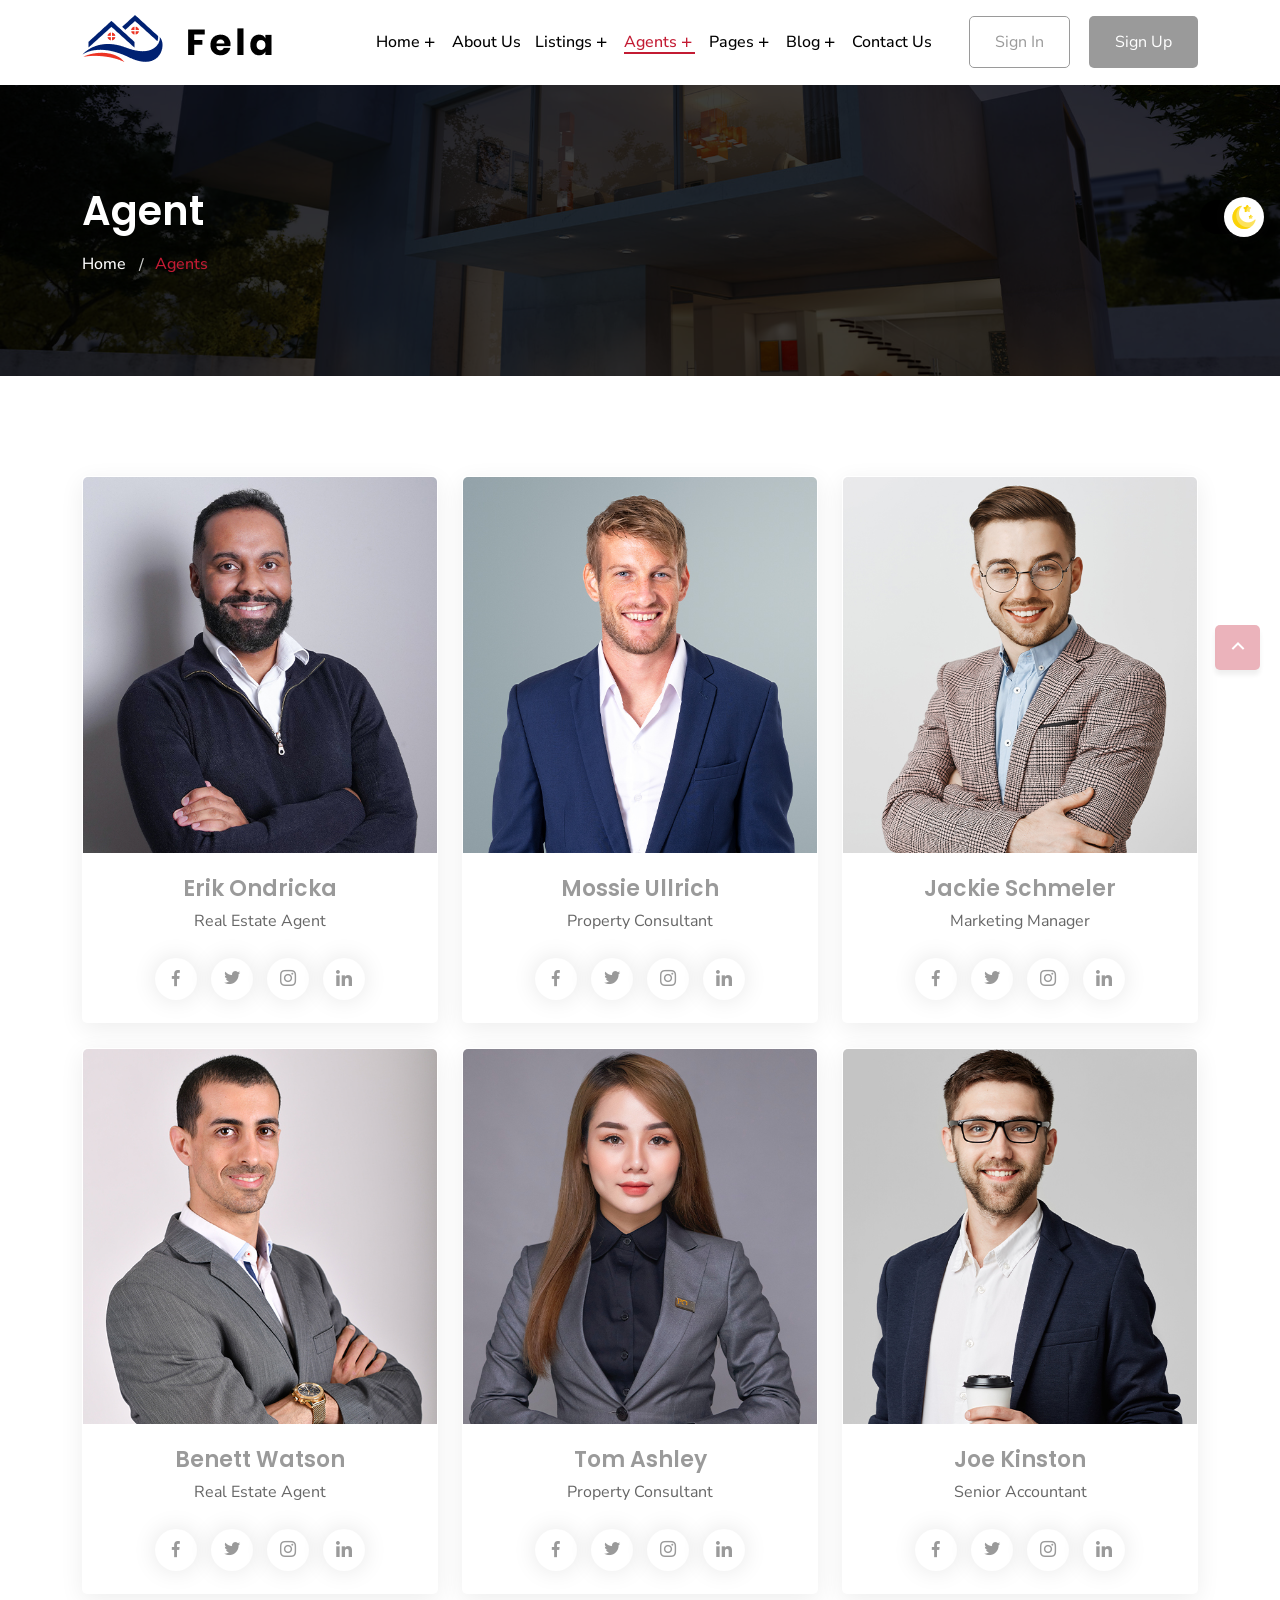
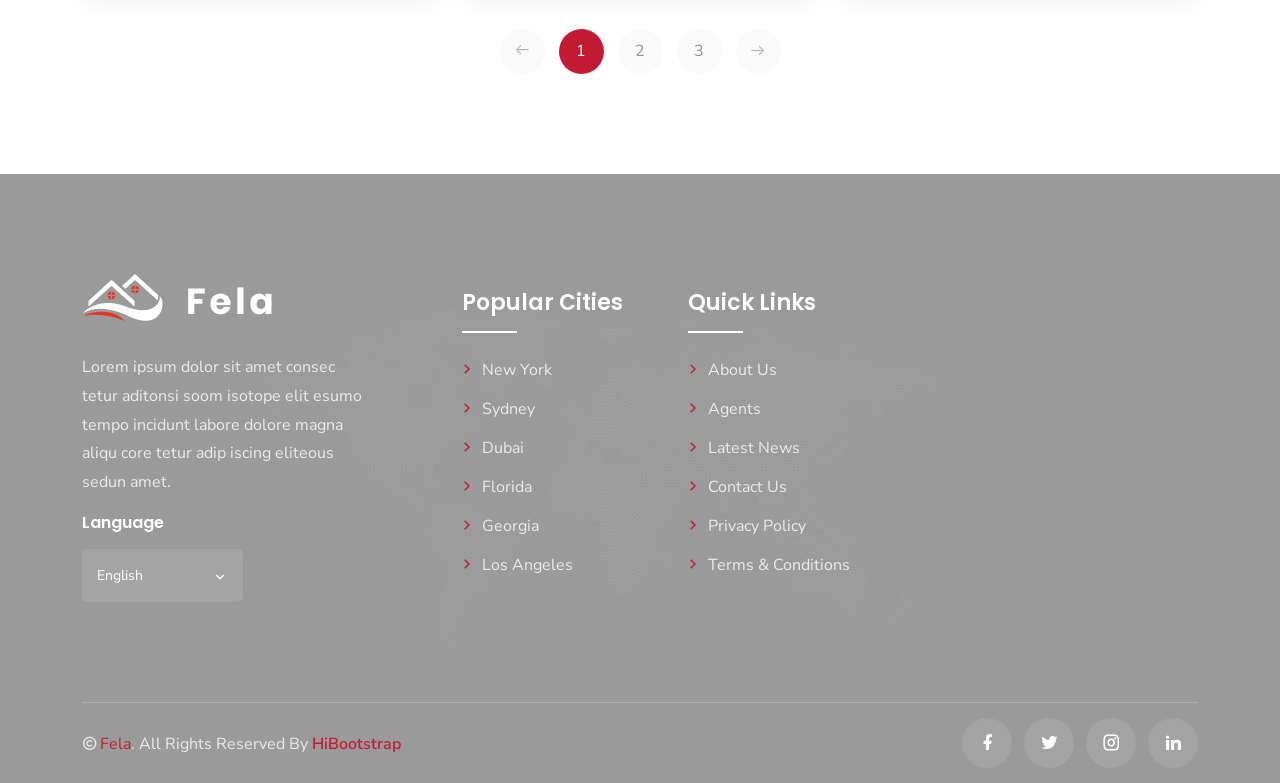
<file: agents.html>
<!DOCTYPE html>
<html lang="zxx">
<head>

<meta charset="utf-8">
<meta name="viewport" content="width=device-width, initial-scale=1">

<link rel="stylesheet" href="assets/css/bootstrap.min.css">
<link rel="stylesheet" href="assets/css/flaticon.css">
<link rel="stylesheet" href="assets/css/remixicon.css">
<link rel="stylesheet" href="assets/css/owl.carousel.min.css">
<link rel="stylesheet" href="assets/css/fancybox.css">
<link rel="stylesheet" href="assets/css/jquery-ui-min.css">
<link rel="stylesheet" href="assets/css/odometer.min.css">
<link rel="stylesheet" href="assets/css/aos.css">
<link rel="stylesheet" href="assets/css/style.css">
<link rel="stylesheet" href="assets/css/responsive.css">
<link rel="stylesheet" href="assets/css/dark-theme.css">
<title>Fela - Apartments & House Renting HTML Template</title>
<link rel="icon" type="image/png" href="assets/img/favicon.png">
</head>
<body>

<div class="loader js-preloader">
<div></div>
<div></div>
<div></div>
</div>


<div class="switch-theme-mode">
<label id="switch" class="switch">
<input type="checkbox" onchange="toggleTheme()" id="slider">
<span class="slider round"></span>
</label>
</div>

<div class="page-wrapper">

<header class="header-wrap style1">
<div class="container">
<nav class="navbar navbar-expand-md navbar-light">
<a class="navbar-brand" href="index.html">
<img class="logo-light" src="assets/img/logo.png" alt="logo">
<img class="logo-dark" src="assets/img/logo-white.png" alt="logo">
</a>
<div class="collapse navbar-collapse main-menu-wrap" id="navbarSupportedContent">
<div class="menu-close d-lg-none">
<a href="javascript:void(0)"> <i class="ri-close-line"></i></a>
</div>
<ul class="navbar-nav ms-auto">
<li class="nav-item">
<a href="#" class="nav-link">
Home
<i class="ri-add-line"></i>
</a>
<ul class="dropdown-menu">
<li class="nav-item">
<a href="index.html" class="nav-link">Home One</a>
</li>
<li class="nav-item">
<a href="index-2.html" class="nav-link ">Home Two</a>
</li>
<li class="nav-item">
<a href="index-3.html" class="nav-link">Home Three</a>
</li>
</ul>
</li>
<li class="nav-item">
<a href="about.html" class="nav-link">
About Us
</a>
</li>
<li class="nav-item">
<a href="#" class="nav-link">
Listings
<i class="ri-add-line"></i>
</a>
 <ul class="dropdown-menu">
<li class="nav-item">
<a href="listings-one.html" class="nav-link">Listing Style One
</a>
</li>
<li class="nav-item">
<a href="listings-two.html" class="nav-link">Listing Style Two
</a>
</li>
<li class="nav-item">
<a href="listing-details.html" class="nav-link">Single Listings</a>
</li>
</ul>
</li>
<li class="nav-item">
<a href="#" class="nav-link active">
Agents
<i class="ri-add-line"></i>
</a>
<ul class="dropdown-menu">
<li class="nav-item">
<a href="agents.html" class="nav-link active">Agent List</a>
</li>
<li class="nav-item">
<a href="agent-details.html" class="nav-link">Agent Details</a>
</li>
</ul>
</li>
<li class="nav-item">
<a href="#" class="nav-link">
Pages
<i class="ri-add-line"></i>
</a>
<ul class="dropdown-menu">
<li class="nav-item">
<a href="how-it-works.html" class="nav-link">How It Works</a>
</li>
<li class="nav-item">
<a href="faq.html" class="nav-link">FAQ</a>
</li>
<li class="nav-item">
<a href="testimonials.html" class="nav-link">Testimonials</a>
</li>
<li class="nav-item">
<a href="terms-of-service.html" class="nav-link">Terms of Service</a>
</li>
<li class="nav-item">
<a href="privacy-policy.html" class="nav-link">Privacy Policy</a>
</li>
<li class="nav-item">
<a href="error-404.html" class="nav-link">404 Error Page</a>
</li>
</ul>
</li>
<li class="nav-item">
<a href="#" class="nav-link">
Blog
<i class="ri-add-line"></i>
</a>
<ul class="dropdown-menu">
<li class="nav-item">
<a href="blog.html" class="nav-link">
Blog
</a>
</li>
<li class="nav-item">
<a href="#" class="nav-link">
Single Blog
<i class="ri-add-line"></i>
</a>
<ul class="dropdown-menu">
<li class="nav-item">
<a href="blog-details-no-sidebar.html" class="nav-link">Blog Details No Sidebar</a>
</li>
<li class="nav-item">
<a href="blog-details-left-sidebar.html" class="nav-link">Blog Details Left Sidebar</a>
</li>
<li class="nav-item">
<a href="blog-details-right-sidebar.html" class="nav-link">Blog Details Right Sidebar</a>
</li>
</ul>
</li>
</ul>
</li>
<li class="nav-item">
<a href="contact.html" class="nav-link">Contact Us</a>
</li>
<li class="nav-item d-lg-none">
<button type="button" class="btn style3" data-bs-toggle="modal" data-bs-target="#signIn">Sign In</button>
</li>
<li class="nav-item d-lg-none">
<button type="button" class="btn style1" data-bs-toggle="modal" data-bs-target="#signUp">Sign Up</button>
</li>
</ul>
<div class="others-options  md-none">
<div class="header-btn">
<button type="button" class="btn style3" data-bs-toggle="modal" data-bs-target="#signIn">Sign In</button>
<button type="button" class="btn style1" data-bs-toggle="modal" data-bs-target="#signUp">Sign Up</button>
</div>
</div>
</div>
</nav>
<div class="mobile-bar-wrap">
<div class="mobile-menu d-lg-none">
<a href="javascript:void(0)"><i class="ri-menu-line"></i></a>
</div>
</div>
</div>
</header>


<div class="content-wrapper">

<div class="breadcrumb-wrap bg-f br-4">
<div class="container">
<div class="breadcrumb-title">
<h2>Agent</h2>
<ul class="breadcrumb-menu list-style">
<li><a href="index.html">Home </a></li>
<li>Agents</li>
</ul>
</div>
</div>
</div>


<section class="agent-wrap ptb-100">
<div class="container">
<div class="row justify-content-center">
<div class="col-xl-4 col-lg-6 col-md-6">
<div class="agent-card style1">
<div class="agent-img">
<img src="assets/img/agents/agent-1.jpg" alt="Image">
 </div>
<div class="agent-info-wrap">
<div class="agent-info">
<h3><a href="agent-details.html">Erik Ondricka</a></h3>
<span>Real Estate Agent</span>
<ul class="social-profile list-style style1">
<li>
<a target="_blank" href="https://pinterest.com">
<i class="flaticon-facebook"></i>
</a>
</li>
<li>
<a target="_blank" href="https://twitter.com">
<i class="flaticon-twitter"></i>
</a>
</li>
<li>
<a target="_blank" href="https://facebook.com">
<i class="flaticon-instagram"></i>
</a>
</li>
<li>
<a target="_blank" href="https://linkedin.com">
<i class="flaticon-linkedin-1"></i>
</a>
</li>
</ul>
</div>
</div>
</div>
</div>
<div class="col-xl-4 col-lg-6 col-md-6">
<div class="agent-card style1">
<div class="agent-img">
<img src="assets/img/agents/agent-2.jpg" alt="Image">
</div>
<div class="agent-info-wrap">
<div class="agent-info">
<h3><a href="agent-details.html">Mossie Ullrich</a></h3>
<span>Property Consultant</span>
<ul class="social-profile list-style style1">
<li>
<a target="_blank" href="https://pinterest.com">
<i class="flaticon-facebook"></i>
</a>
</li>
<li>
<a target="_blank" href="https://twitter.com">
<i class="flaticon-twitter"></i>
</a>
</li>
<li>
<a target="_blank" href="https://facebook.com">
<i class="flaticon-instagram"></i>
</a>
</li>
<li>
<a target="_blank" href="https://linkedin.com">
<i class="flaticon-linkedin-1"></i>
 </a>
</li>
</ul>
</div>
</div>
</div>
</div>
<div class="col-xl-4 col-lg-6 col-md-6">
<div class="agent-card style1">
<div class="agent-img">
<img src="assets/img/agents/agent-3.jpg" alt="Image">
</div>
<div class="agent-info-wrap">
<div class="agent-info">
<h3><a href="agent-details.html">Jackie Schmeler</a></h3>
<span>Marketing Manager</span>
<ul class="social-profile list-style style1">
<li>
<a target="_blank" href="https://pinterest.com">
<i class="flaticon-facebook"></i>
</a>
</li>
<li>
<a target="_blank" href="https://twitter.com">
<i class="flaticon-twitter"></i>
</a>
</li>
<li>
<a target="_blank" href="https://facebook.com">
<i class="flaticon-instagram"></i>
</a>
</li>
<li>
<a target="_blank" href="https://linkedin.com">
<i class="flaticon-linkedin-1"></i>
</a>
</li>
</ul>
</div>
</div>
</div>
</div>
<div class="col-xl-4 col-lg-6 col-md-6">
<div class="agent-card style1">
<div class="agent-img">
<img src="assets/img/agents/agent-4.jpg" alt="Image">
</div>
<div class="agent-info-wrap">
<div class="agent-info">
<h3><a href="agent-details.html">Benett Watson</a></h3>
<span>Real Estate Agent</span>
<ul class="social-profile list-style style1">
<li>
<a target="_blank" href="https://pinterest.com">
<i class="flaticon-facebook"></i>
</a>
</li>
<li>
<a target="_blank" href="https://twitter.com">
<i class="flaticon-twitter"></i>
</a>
</li>
 <li>
<a target="_blank" href="https://facebook.com">
<i class="flaticon-instagram"></i>
</a>
</li>
<li>
<a target="_blank" href="https://linkedin.com">
<i class="flaticon-linkedin-1"></i>
</a>
</li>
</ul>
</div>
</div>
</div>
</div>
<div class="col-xl-4 col-lg-6 col-md-6">
<div class="agent-card style1">
<div class="agent-img">
<img src="assets/img/agents/agent-5.jpg" alt="Image">
</div>
<div class="agent-info-wrap">
<div class="agent-info">
<h3><a href="agent-details.html">Tom Ashley</a></h3>
<span>Property Consultant</span>
<ul class="social-profile list-style style1">
<li>
<a target="_blank" href="https://pinterest.com">
<i class="flaticon-facebook"></i>
</a>
</li>
<li>
<a target="_blank" href="https://twitter.com">
<i class="flaticon-twitter"></i>
</a>
</li>
<li>
<a target="_blank" href="https://facebook.com">
<i class="flaticon-instagram"></i>
</a>
</li>
<li>
<a target="_blank" href="https://linkedin.com">
<i class="flaticon-linkedin-1"></i>
</a>
</li>
</ul>
</div>
</div>
</div>
</div>
<div class="col-xl-4 col-lg-6 col-md-6">
<div class="agent-card style1">
<div class="agent-img">
<img src="assets/img/agents/agent-6.jpg" alt="Image">
</div>
<div class="agent-info-wrap">
<div class="agent-info">
<h3><a href="agent-details.html">Joe Kinston</a></h3>
<span>Senior Accountant</span>
<ul class="social-profile list-style style1">
<li>
 <a target="_blank" href="https://pinterest.com">
<i class="flaticon-facebook"></i>
</a>
</li>
<li>
<a target="_blank" href="https://twitter.com">
<i class="flaticon-twitter"></i>
</a>
</li>
<li>
<a target="_blank" href="https://facebook.com">
<i class="flaticon-instagram"></i>
</a>
</li>
<li>
<a target="_blank" href="https://linkedin.com">
<i class="flaticon-linkedin-1"></i>
</a>
</li>
</ul>
</div>
</div>
</div>
</div>
</div>
<ul class="page-nav list-style mt-10">
<li><a href="agents.html"><i class="flaticon-back"></i></a></li>
<li><a class="active" href="agents.html">1</a></li>
<li><a href="agents.html">2</a></li>
<li><a href="agents.html">3</a></li>
<li><a href="agents.html"><i class="flaticon-next-1"></i></a></li>
</ul>
</div>
</section>

</div>


<footer class="footer-wrap style2 pt-100">
<img src="assets/img/footer-map.png" alt="IMage" class="footer-shape-one">
<div class="footer-top">
<div class="container">
<div class="row pb-75">
<div class="col-xl-4 col-lg-6 col-md-6 col-sm-6 pe-xl-5">
<div class="footer-widget">
<a href="index.html" class="footer-logo">
<img src="assets/img/logo-white.png" alt="Image">
</a>
<p class="comp-desc">
Lorem ipsum dolor sit amet consec tetur aditonsi soom isotope elit esumo tempo incidunt labore dolore magna aliqu core tetur adip iscing eliteous sedun amet.
</p>
<h6>Language</h6>
<div class="select-lang">
<div class="navbar-option-item navbar-language dropdown language-option">
<button class="dropdown-toggle" type="button" data-bs-toggle="dropdown" aria-haspopup="true" aria-expanded="false">
<span class="lang-name"></span>
</button>
<div class="dropdown-menu language-dropdown-menu">
<a class="dropdown-item" href="#">
<img src="assets/img/uk.png" alt="flag">
English
</a>
<a class="dropdown-item" href="#">
<img src="assets/img/china.png" alt="flag">
简体中文
</a>
<a class="dropdown-item" href="#">
<img src="assets/img/uae.png" alt="flag">
العربيّة
</a>
</div>
</div>
</div>
</div>
</div>
<div class="col-xl-2 col-lg-6 col-md-6 col-sm-6">
<div class="footer-widget">
<h3 class="footer-widget-title">Popular Cities</h3>
<ul class="footer-menu list-style">
<li>
<a href="listings-one.html" target="_blank">
<i class="ri-arrow-right-s-line"></i>
New York
</a>
</li>
<li>
<a href="listings-one.html" target="_blank">
<i class="ri-arrow-right-s-line"></i>
Sydney
</a>
</li>
<li>
<a href="listings-one.html" target="_blank">
<i class="ri-arrow-right-s-line"></i>
Dubai
</a>
</li>
<li>
<a href="listings-one.html" target="_blank">
<i class="ri-arrow-right-s-line"></i>
Florida
</a>
</li>
<li>
<a href="listings-one.html" target="_blank">
<i class="ri-arrow-right-s-line"></i>
Georgia
</a>
</li>
<li>
<a href="listings-one.html" target="_blank">
<i class="ri-arrow-right-s-line"></i>
Los Angeles
</a>
</li>
</ul>
</div>
</div>
<div class="col-xl-3 col-lg-6 col-md-6 col-sm-6 ps-xl-5">
<div class="footer-widget">
<h3 class="footer-widget-title">Quick Links</h3>
<ul class="footer-menu list-style">
<li>
<a href="about.html" target="_blank">
<i class="ri-arrow-right-s-line"></i>
About Us
 </a>
</li>
<li>
<a href="agents.html" target="_blank">
<i class="ri-arrow-right-s-line"></i>
Agents
</a>
</li>
<li>
<a href="blog.html" target="_blank">
<i class="ri-arrow-right-s-line"></i>
Latest News
</a>
</li>
<li>
<a href="contact.html" target="_blank">
<i class="ri-arrow-right-s-line"></i>
Contact Us
</a>
</li>
<li>
<a href="privacy-policy.html" target="_blank">
<i class="ri-arrow-right-s-line"></i>
Privacy Policy
</a>
</li>
<li>
<a href="terms-of-service.html" target="_blank">
<i class="ri-arrow-right-s-line"></i>
Terms &amp; Conditions
</a>
</li>
</ul>
</div>
</div>
<div class="col-xl-3 col-lg-6 col-md-6 col-sm-6">
<div class="footer-widget">
<div class="comp-map">
<iframe src="https://www.google.com/maps/embed?pb=!1m18!1m12!1m3!1d3151.8385385572983!2d144.95358331584498!3d-37.81725074201705!2m3!1f0!2f0!3f0!3m2!1i1024!2i768!4f13.1!3m3!1m2!1s0x6ad65d4dd5a05d97%3A0x3e64f855a564844d!2s121%20King%20St%2C%20Melbourne%20VIC%203000%2C%20Australia!5e0!3m2!1sen!2sbd!4v1612419490850!5m2!1sen!2sbd">
                                        </iframe>
</div>
</div>
</div>
</div>
</div>
</div>
<div class="container">
<div class="footer-bottom">
<div class="row align-items-center">
<div class="col-md-6">
<p class="copyright-text">
<i class="ri-copyright-line"></i><span>Fela</span>. All Rights Reserved By <a href="https://hibootstrap.com/" target="_blank">HiBootstrap</a>
</p>
</div>
<div class="col-md-6">
<ul class="social-profile list-style style1">
<li>
<a target="_blank" href="https://facebook.com">
<i class="ri-facebook-fill"></i>
</a>
</li>
<li>
<a target="_blank" href="https://twitter.com">
<i class="ri-twitter-fill"></i>
 </a>
</li>
<li>
<a target="_blank" href="https://instagram.com">
<i class="ri-instagram-line"></i>
</a>
</li>
<li>
<a target="_blank" href="https://linkedin.com">
<i class="ri-linkedin-fill"></i>
</a>
</li>
</ul>
</div>
</div>
</div>
</div>
</footer>

</div>


<a href="javascript:void(0)" class="back-to-top bounce"><i class="ri-arrow-up-s-line"></i></a>


<div class="modal fade" id="signIn" tabindex="-1" role="dialog">
<div class="modal-dialog modal-dialog-centered modal-lg" role="document">
<div class="modal-content">
<div class="modal-header border-0">
<button type="button" class="btn-close" data-bs-dismiss="modal" aria-label="Close">
<i class="ri-close-line"></i>
</button>
</div>
<div class="modal-body">
<div class="row align-items-center gx-5">
<div class="col-md-6">
<div class="login-bg bg-f">
</div>
</div>
<div class="col-md-6">
<div class="login-content">
<h2>Sign In</h2>
<form class="user-form" action="#">
<div class="row">
<div class="col-lg-12">
<div class="form-group">
<input id="text" name="username" type="text" placeholder="Username" required>
</div>
</div>
<div class="col-lg-12">
<div class="form-group">
<input id="pwd" name="pwd" type="password" placeholder="Password" required>
</div>
</div>
<div class="col-lg-12">
<div class="form-group">
<button class="btn style1">
Login Now
</button>
</div>
</div>
<div class="col-12">
<p class="text-center mb-10">Or</p>
</div>
<div class="col-12">
<div class="form-group">
<button type="button" class="btn fb">SignIn With Facebook <span><i class="ri-facebook-fill"></i></span></button>
</div>
</div>
<div class="col-12">
 <div class="form-group">
<button type="button" class="btn linkedin">SignIn With Linkedin <span><i class="ri-linkedin-fill"></i></span></button>
</div>
</div>
<div class="col-12">
<div class="form-group mb-0">
<button type="button" class="btn twitter">SignIn With Twitter <span><i class="ri-twitter-fill"></i></span></button>
</div>
</div>
</div>
</form>
</div>
</div>
</div>
</div>
</div>
</div>
</div>

<div class="modal fade" id="signUp" tabindex="-1" role="dialog">
<div class="modal-dialog modal-dialog-centered modal-lg" role="document">
<div class="modal-content">
<div class="modal-header border-0">
<button type="button" class="btn-close" data-bs-dismiss="modal" aria-label="Close">
<i class="ri-close-line"></i>
</button>
</div>
<div class="modal-body">
<div class="row align-items-center gx-5">
<div class="col-md-6">
<div class="login-bg bg-f">
</div>
</div>
<div class="col-md-6">
<div class="login-content">
<h2>Sign Up</h2>
<p>Please fill the form to create an account</p>
<form class="user-form" action="#">
<div class="row">
<div class="col-lg-12">
<div class="form-group">
<input id="fname" name="fname" type="text" placeholder="Full Name" required>
</div>
</div>
<div class="col-lg-12">
<div class="form-group">
<input id="email" name="email" type="email" placeholder="Email" required>
</div>
</div>
<div class="col-lg-12">
<div class="form-group">
<input id="pwd_4" name="pwd_4" type="password" placeholder="Password" required>
</div>
</div>
<div class="col-lg-12">
<div class="form-group">
<input id="pwd_3" name="pwd_3" placeholder="Confirm Password" type="password" required>
</div>
</div>
<div class="col-sm-12 col-12">
<div class="checkbox style3">
<input type="checkbox" id="test_1">
<label for="test_1">
 I Agree with the <a class="link style1" href="terms-of-service.html">Terms &amp; conditions</a> &amp; <a class="link style1" href="privacy-policy.html">privacy policy</a>
</label>
</div>
</div>
<div class="col-lg-12">
<div class="form-group">
<button class="btn style1">
Register Now
</button>
</div>
</div>
</div>
</form>
</div>
</div>
</div>
</div>
</div>
</div>
</div>

<script src="assets/js/jquery.min.js"></script>
<script src="assets/js/bootstrap.bundle.min.js"></script>
<script src="assets/js/form-validator.min.js"></script>
<script src="assets/js/contact-form-script.js"></script>
<script src="assets/js/aos.js"></script>
<script src="assets/js/owl.carousel.min.js"></script>
<script src="assets/js/jquery-ui-min.js"></script>
<script src="assets/js/odometer.min.js"></script>
<script src="assets/js/fancybox.js"></script>
<script src="assets/js/jquery.appear.js"></script>
<script src="assets/js/tweenmax.min.js"></script>
<script src="assets/js/main.js"></script>
</body>
</html>
</file>
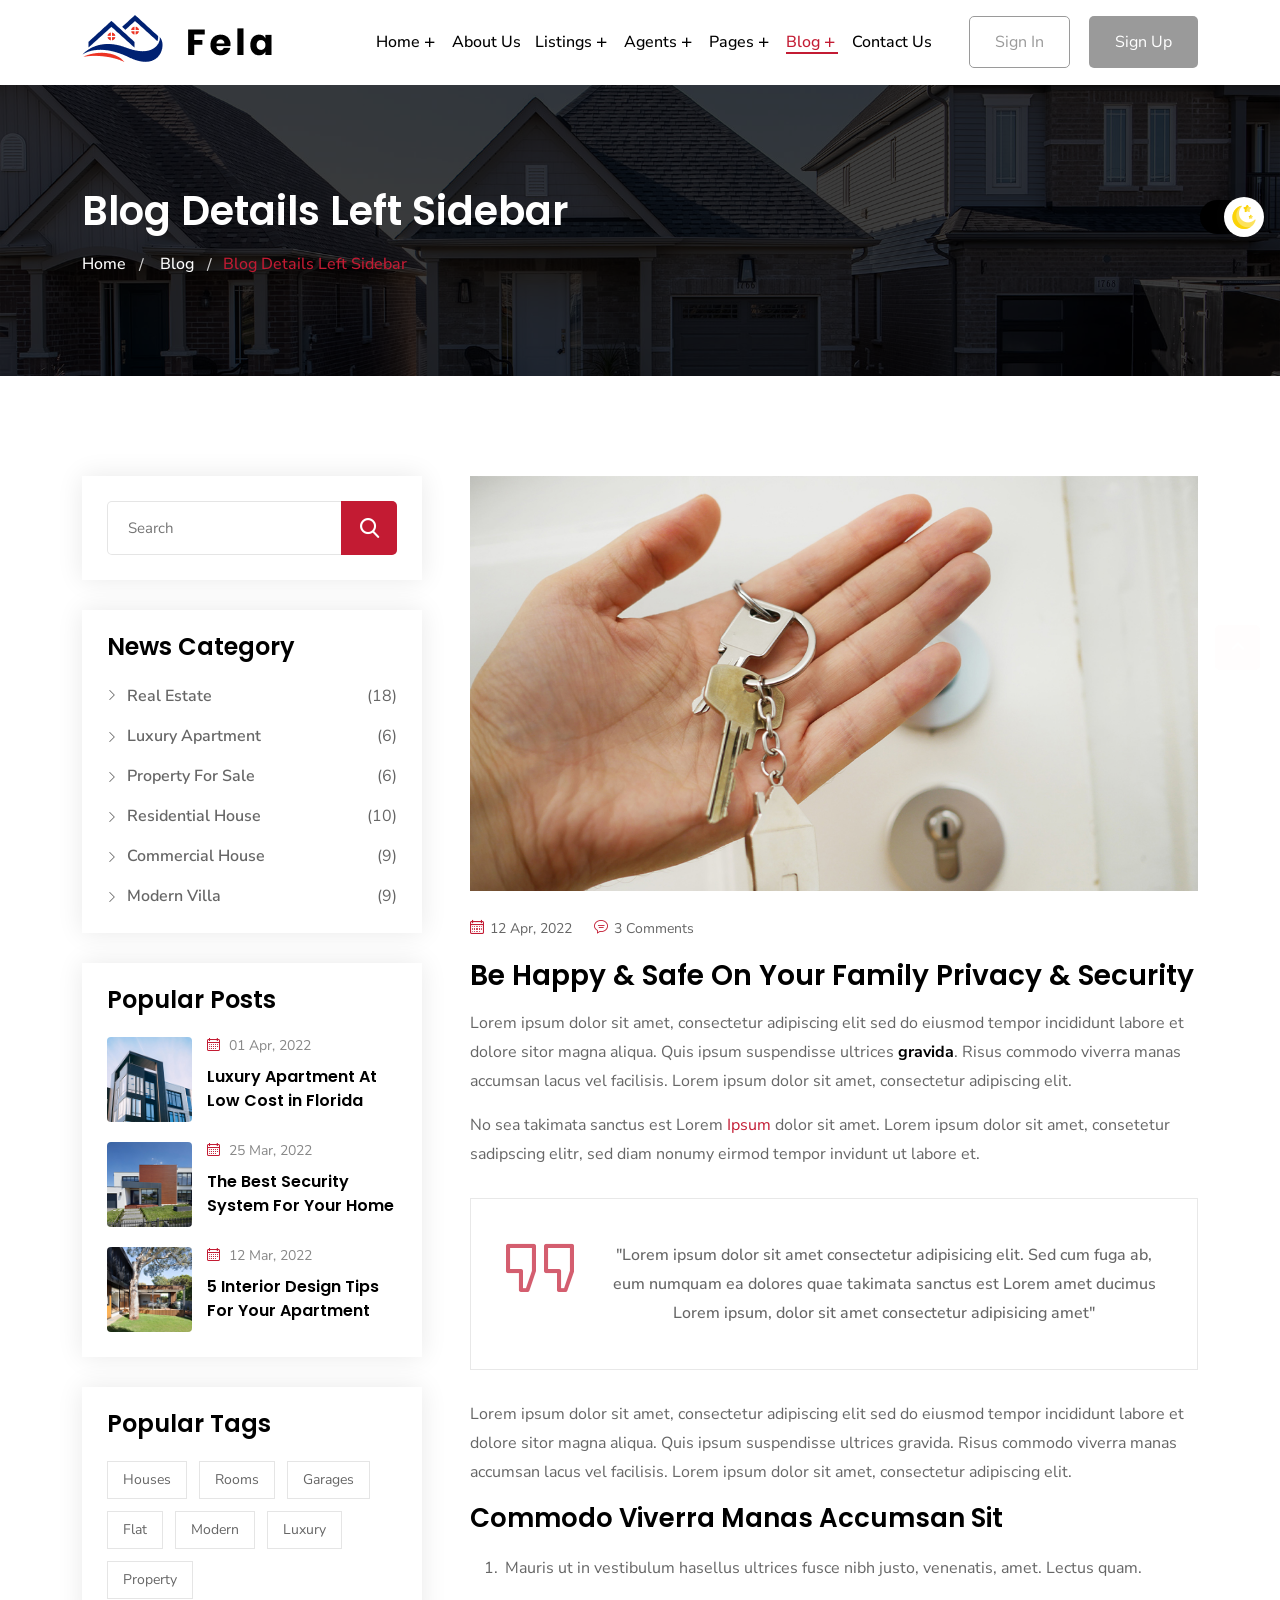
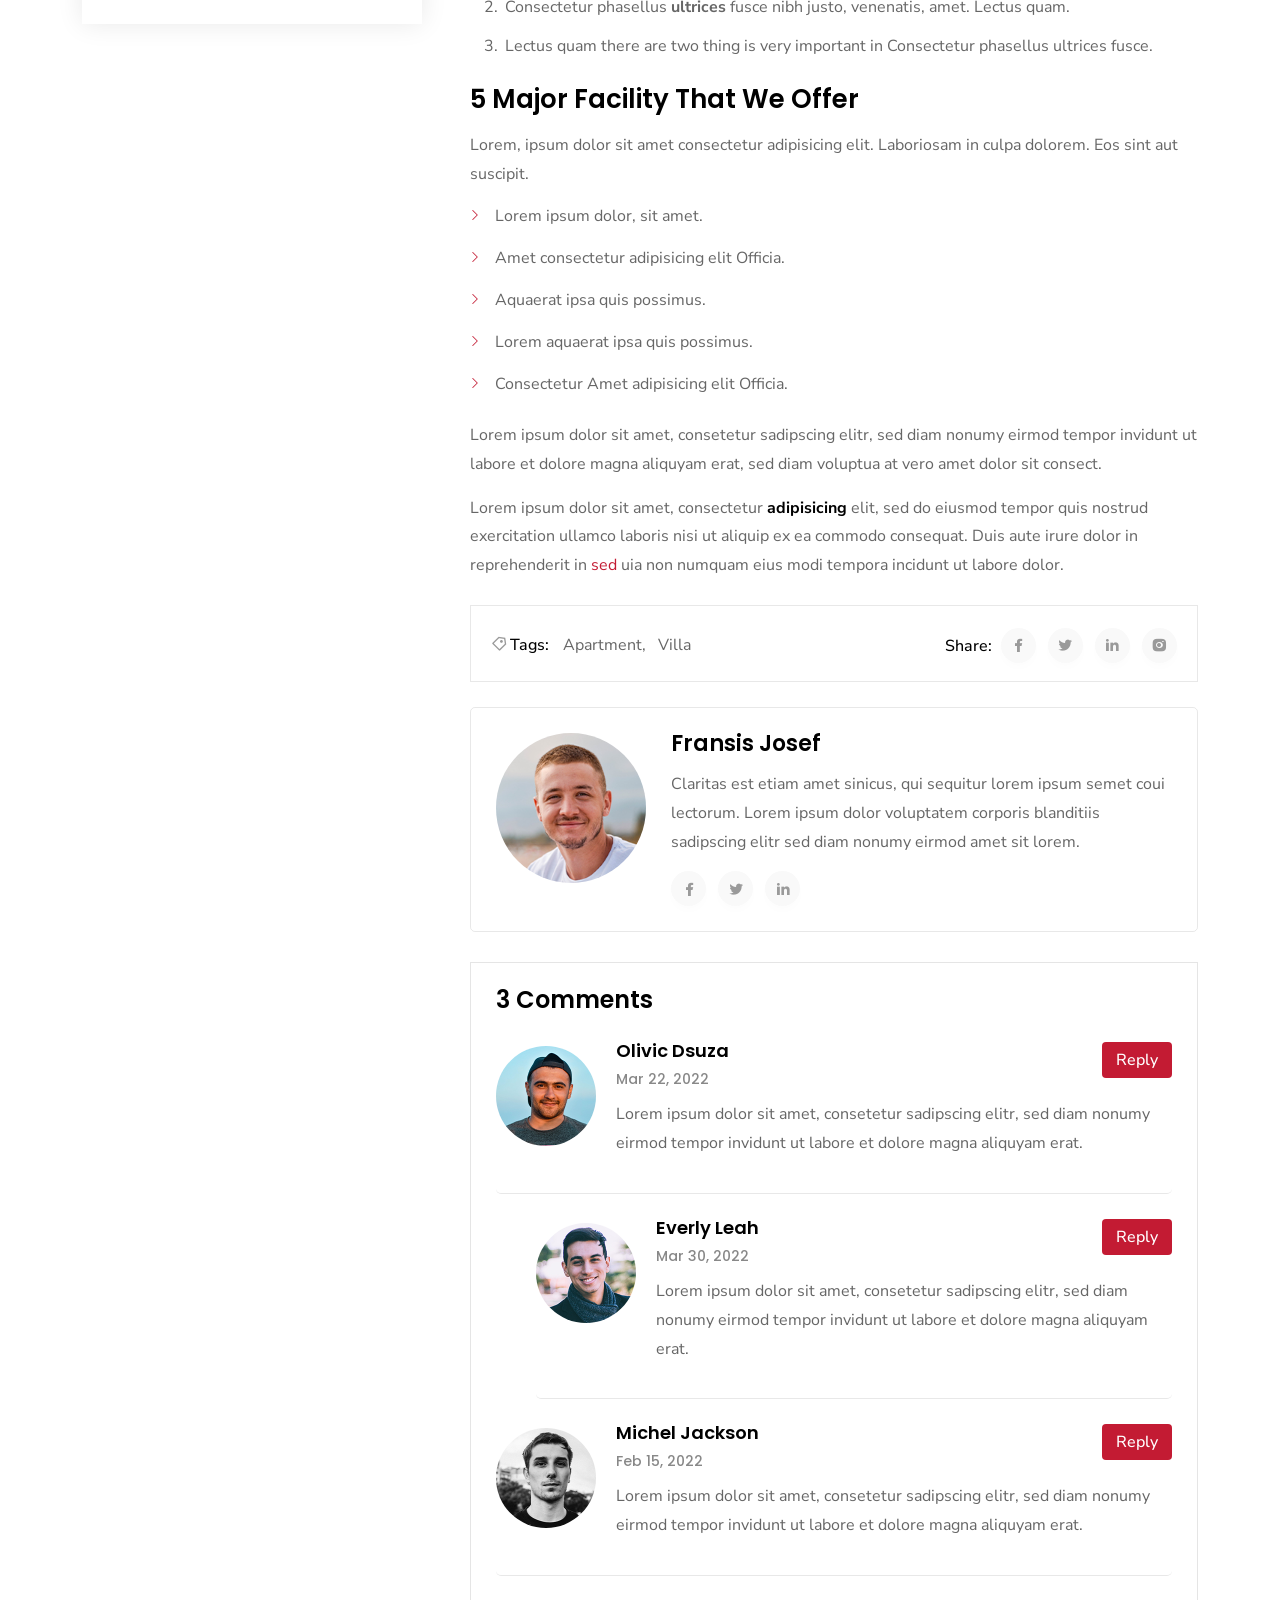
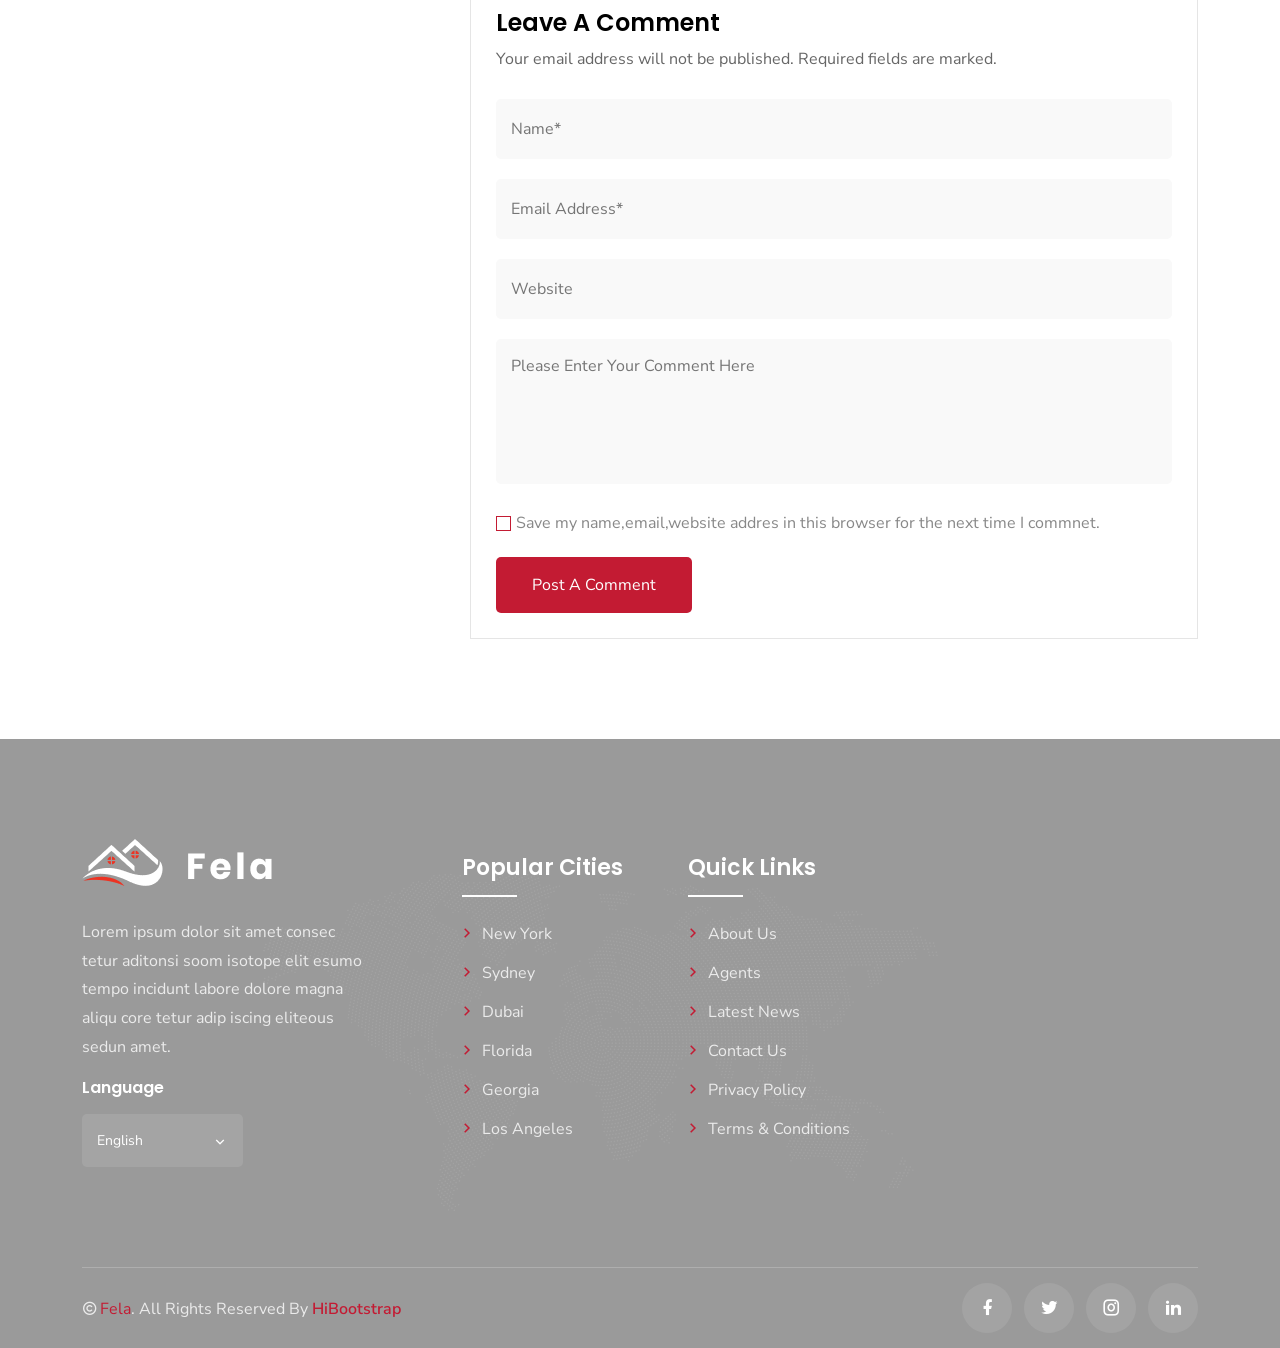
<file: blog-details-left-sidebar.html>
<!DOCTYPE html>
<html lang="zxx">
<head>

<meta charset="utf-8">
<meta name="viewport" content="width=device-width, initial-scale=1">

<link rel="stylesheet" href="assets/css/bootstrap.min.css">
<link rel="stylesheet" href="assets/css/flaticon.css">
<link rel="stylesheet" href="assets/css/remixicon.css">
<link rel="stylesheet" href="assets/css/owl.carousel.min.css">
<link rel="stylesheet" href="assets/css/fancybox.css">
<link rel="stylesheet" href="assets/css/jquery-ui-min.css">
<link rel="stylesheet" href="assets/css/odometer.min.css">
<link rel="stylesheet" href="assets/css/aos.css">
<link rel="stylesheet" href="assets/css/style.css">
<link rel="stylesheet" href="assets/css/responsive.css">
<link rel="stylesheet" href="assets/css/dark-theme.css">
<title>Fela - Apartments & House Renting HTML Template</title>
<link rel="icon" type="image/png" href="assets/img/favicon.png">
</head>
<body>

<div class="loader js-preloader">
<div></div>
<div></div>
<div></div>
</div>


<div class="switch-theme-mode">
<label id="switch" class="switch">
<input type="checkbox" onchange="toggleTheme()" id="slider">
<span class="slider round"></span>
</label>
</div>

<div class="page-wrapper">

<header class="header-wrap style1">
<div class="container">
<nav class="navbar navbar-expand-md navbar-light">
<a class="navbar-brand" href="index.html">
<img class="logo-light" src="assets/img/logo.png" alt="logo">
<img class="logo-dark" src="assets/img/logo-white.png" alt="logo">
</a>
<div class="collapse navbar-collapse main-menu-wrap" id="navbarSupportedContent">
<div class="menu-close d-lg-none">
<a href="javascript:void(0)"> <i class="ri-close-line"></i></a>
</div>
<ul class="navbar-nav ms-auto">
<li class="nav-item">
<a href="#" class="nav-link">
Home
<i class="ri-add-line"></i>
</a>
<ul class="dropdown-menu">
<li class="nav-item">
<a href="index.html" class="nav-link">Home One</a>
</li>
<li class="nav-item">
<a href="index-2.html" class="nav-link ">Home Two</a>
</li>
<li class="nav-item">
<a href="index-3.html" class="nav-link">Home Three</a>
</li>
</ul>
</li>
<li class="nav-item">
<a href="about.html" class="nav-link">
About Us
</a>
</li>
<li class="nav-item">
<a href="#" class="nav-link">
Listings
<i class="ri-add-line"></i>
</a>
 <ul class="dropdown-menu">
<li class="nav-item">
<a href="listings-one.html" class="nav-link">Listing Style One
</a>
</li>
<li class="nav-item">
<a href="listings-two.html" class="nav-link">Listing Style Two
</a>
</li>
<li class="nav-item">
<a href="listing-details.html" class="nav-link">Single Listings</a>
</li>
</ul>
</li>
<li class="nav-item">
<a href="#" class="nav-link">
Agents
<i class="ri-add-line"></i>
</a>
<ul class="dropdown-menu">
<li class="nav-item">
<a href="agents.html" class="nav-link">Agent List</a>
</li>
<li class="nav-item">
<a href="agent-details.html" class="nav-link">Agent Details</a>
</li>
</ul>
</li>
<li class="nav-item">
<a href="#" class="nav-link">
Pages
<i class="ri-add-line"></i>
</a>
<ul class="dropdown-menu">
<li class="nav-item">
<a href="how-it-works.html" class="nav-link">How It Works</a>
</li>
<li class="nav-item">
<a href="faq.html" class="nav-link">FAQ</a>
</li>
<li class="nav-item">
<a href="testimonials.html" class="nav-link">Testimonials</a>
</li>
<li class="nav-item">
<a href="terms-of-service.html" class="nav-link">Terms of Service</a>
</li>
<li class="nav-item">
<a href="privacy-policy.html" class="nav-link">Privacy Policy</a>
</li>
<li class="nav-item">
<a href="error-404.html" class="nav-link">404 Error Page</a>
</li>
</ul>
</li>
<li class="nav-item">
<a href="#" class="nav-link active">
Blog
<i class="ri-add-line"></i>
</a>
<ul class="dropdown-menu">
<li class="nav-item">
<a href="blog.html" class="nav-link">
Blog
</a>
</li>
<li class="nav-item">
<a href="#" class="nav-link active">
Single Blog
<i class="ri-add-line"></i>
</a>
<ul class="dropdown-menu">
<li class="nav-item">
<a href="blog-details-no-sidebar.html" class="nav-link">Blog Details No Sidebar</a>
</li>
<li class="nav-item">
<a href="blog-details-left-sidebar.html" class="nav-link active">Blog Details Left Sidebar</a>
</li>
<li class="nav-item">
<a href="blog-details-right-sidebar.html" class="nav-link">Blog Details Right Sidebar</a>
</li>
</ul>
</li>
</ul>
</li>
<li class="nav-item">
<a href="contact.html" class="nav-link">Contact Us</a>
</li>
<li class="nav-item d-lg-none">
<button type="button" class="btn style3" data-bs-toggle="modal" data-bs-target="#signIn">Sign In</button>
</li>
<li class="nav-item d-lg-none">
<button type="button" class="btn style1" data-bs-toggle="modal" data-bs-target="#signUp">Sign Up</button>
</li>
</ul>
<div class="others-options  md-none">
<div class="header-btn">
<button type="button" class="btn style3" data-bs-toggle="modal" data-bs-target="#signIn">Sign In</button>
<button type="button" class="btn style1" data-bs-toggle="modal" data-bs-target="#signUp">Sign Up</button>
</div>
</div>
</div>
</nav>
<div class="mobile-bar-wrap">
<div class="mobile-menu d-lg-none">
<a href="javascript:void(0)"><i class="ri-menu-line"></i></a>
</div>
</div>
</div>
</header>


<div class="content-wrapper">

<div class="breadcrumb-wrap bg-f br-3">
<div class="container">
<div class="breadcrumb-title">
<h2>Blog Details Left Sidebar</h2>
<ul class="breadcrumb-menu list-style">
<li><a href="index.html">Home </a></li>
<li><a href="blog.html">Blog</a></li>
<li>Blog Details Left Sidebar</li>
</ul>
</div>
</div>
</div>


<div class="blog-details-wrap ptb-100">
<div class="container">
<div class="row gx-5">
<div class="col-xl-4 col-lg-12 order-xl-1 order-lg-2 order-md-2 order-2">
<div class="sidebar">
<div class="sidebar-widget style4">
<div class="search-box">
<div class="form-group">
<input type="search" placeholder="Search">
<button type="submit">
<i class="flaticon-search"></i>
</button>
</div>
</div>
</div>
<div class="sidebar-widget categories">
<h4>News Category</h4>
<div class="category-box">
<ul class="list-style">
<li>
<a href="posts-by-category.html">
<i class="flaticon-next"></i>
Real Estate
<span>(18)</span>
</a>
</li>
<li>
<a href="posts-by-category.html">
<i class="flaticon-next"></i>
Luxury Apartment
<span>(6)</span>
</a>
</li>
<li>
<a href="posts-by-category.html">
<i class="flaticon-next"></i>
Property For Sale
<span>(6)</span>
</a>
</li>
<li>
<a href="posts-by-category.html">
<i class="flaticon-next"></i>
Residential House
<span>(10)</span>
</a>
</li>
<li>
<a href="posts-by-category.html">
<i class="flaticon-next"></i>
Commercial House
<span>(9)</span>
</a>
</li>
<li>
<a href="posts-by-category.html">
<i class="flaticon-next"></i>
Modern Villa
<span>(9)</span>
</a>
</li>
</ul>
</div>
</div>
<div class="sidebar-widget popular-post">
<h4>Popular Posts</h4>
<div class="popular-post-widget">
<div class="pp-post-item">
<a href="blog-details-right-sidebar.html" class="pp-post-img">
<img src="assets/img/blog/post-thumb-1.jpg" alt="Image">
</a>
<div class="pp-post-info">
<span><i class="flaticon-calendar"></i>01 Apr, 2022</span>
<h6>
<a href="blog-details-no-sidebar.html">
Luxury Apartment At Low Cost in Florida
</a>
</h6>
</div>
</div>
<div class="pp-post-item">
<a href="blog-details-right-sidebar.html" class="pp-post-img">
<img src="assets/img/blog/post-thumb-2.jpg" alt="Image">
</a>
<div class="pp-post-info">
<span><i class="flaticon-calendar"></i>25 Mar, 2022</span>
<h6>
<a href="blog-details-no-sidebar.html">
The Best Security System For Your Home
</a>
</h6>
</div>
</div>
<div class="pp-post-item">
<a href="blog-details-right-sidebar.html" class="pp-post-img">
<img src="assets/img/blog/post-thumb-3.jpg" alt="Image">
</a>
<div class="pp-post-info">
<span><i class="flaticon-calendar"></i>12 Mar, 2022</span>
<h6>
<a href="blog-details-no-sidebar.html">
5 Interior Design Tips For Your Apartment
</a>
</h6>
</div>
</div>
</div>
</div>
<div class="sidebar-widget tags">
<h4>Popular Tags </h4>
<div class="tag-list">
<ul class="list-style">
<li><a href="posts-by-tag.html">Houses</a></li>
<li><a href="posts-by-tag.html">Rooms</a></li>
<li><a href="posts-by-tag.html">Garages</a></li>
<li><a href="posts-by-tag.html">Flat</a></li>
<li><a href="posts-by-tag.html">Modern</a></li>
<li><a href="posts-by-tag.html">Luxury</a></li>
<li><a href="posts-by-tag.html">Property</a></li>
 </ul>
</div>
</div>
</div>
</div>
<div class="col-xl-8 col-lg-12 order-xl-2 order-lg-1 order-md-1 order-1">
<article>
<div class="post-img">
<img src="assets/img/blog/single-blog-1.jpg" alt="Image">
</div>
<ul class="post-metainfo  list-style">
<li><i class="flaticon-calendar"></i><a href="posts-by-date.html">12 Apr, 2022</a></li>
<li><i class="flaticon-chat-comment-oval-speech-bubble-with-text-lines"></i>3 Comments</li>
</ul>
<h2>Be Happy & Safe On Your Family Privacy &amp; Security</h2>
<div class="post-para">
<p>Lorem ipsum dolor sit amet, consectetur adipiscing elit sed do eiusmod tempor incididunt labore et dolore sitor magna aliqua. Quis ipsum suspendisse ultrices <strong>gravida</strong>. Risus commodo viverra manas accumsan lacus vel facilisis. Lorem ipsum dolor sit amet, consectetur adipiscing elit.</p>
<p>No sea takimata sanctus est Lorem <a href="index.html">Ipsum</a> dolor sit amet. Lorem ipsum dolor sit amet, consetetur sadipscing elitr, sed diam nonumy eirmod tempor invidunt ut labore et.</p>
<blockquote class="wp-block-quote">
<span class="wp-quote-icon"><i class="flaticon-quote-1"></i></span>
<div class="wp-quote-text">
<p>"Lorem ipsum dolor sit amet consectetur adipisicing elit. Sed cum fuga ab, eum numquam ea dolores quae takimata sanctus est Lorem amet ducimus Lorem ipsum, dolor sit amet consectetur adipisicing amet"</p>
</div>
</blockquote>
<p>Lorem ipsum dolor sit amet, consectetur adipiscing elit sed do eiusmod tempor incididunt labore et dolore sitor magna aliqua. Quis ipsum suspendisse ultrices gravida. Risus commodo viverra manas accumsan lacus vel facilisis. Lorem ipsum dolor sit amet, consectetur adipiscing elit.</p>
<h3>Commodo Viverra Manas Accumsan Sit</h3>
<ol>
<li>Mauris ut in vestibulum hasellus ultrices fusce nibh justo, venenatis, amet. Lectus quam.</li>
<li>Consectetur phasellus <strong>ultrices</strong> fusce nibh justo, venenatis, amet. Lectus quam.</li>
<li>Lectus quam there are two thing is very important in Consectetur phasellus ultrices fusce.</li>
</ol>
<h3>5 Major Facility That We Offer</h3>
<p>Lorem, ipsum dolor sit amet consectetur adipisicing elit. Laboriosam in culpa dolorem. Eos sint aut suscipit.</p>
<ul class="content-feature-list style2 list-style mt-15">
<li>
<i class="flaticon-next"></i>
Lorem ipsum dolor, sit amet.
</li>
<li>
<i class="flaticon-next"></i>
Amet consectetur adipisicing elit Officia.
</li>
 <li>
<i class="flaticon-next"></i>
Aquaerat ipsa quis possimus.
</li>
<li>
<i class="flaticon-next"></i>
Lorem aquaerat ipsa quis possimus.
</li>
<li>
<i class="flaticon-next"></i>
Consectetur Amet adipisicing elit Officia.
</li>
</ul>
<p>Lorem ipsum dolor sit amet, consetetur sadipscing elitr, sed diam nonumy eirmod tempor invidunt ut labore et dolore magna aliquyam erat, sed diam voluptua at vero amet dolor sit consect. </p>
<p>Lorem ipsum dolor sit amet, consectetur <strong>adipisicing</strong> elit, sed do eiusmod tempor quis nostrud exercitation ullamco laboris nisi ut aliquip ex ea commodo consequat. Duis aute irure dolor in reprehenderit in <a href="index.html">sed</a> uia non numquam eius modi tempora incidunt ut labore dolor.</p>
</div>
</article>
<div class="post-meta-option">
<div class="row gx-0 align-items-center">
<div class="col-md-7 col-12">
<div class="post-tag">
<span><i class="ri-price-tag-3-line"></i>Tags:</span>
<ul class="tag-list style2 list-style">
<li><a href="posts-by-tag.html">Apartment</a>,</li>
<li><a href="posts-by-tag.html">Villa</a></li>
</ul>
</div>
</div>
<div class="col-md-5 col-12 text-md-end text-start">
<div class="post-share w-100">
<span>Share:</span>
<ul class="social-profile style2 list-style">
<li>
<a target="_blank" href="https://facebook.com">
<i class="ri-facebook-fill"></i>
</a>
</li>
<li>
<a target="_blank" href="https://twitter.com">
<i class="ri-twitter-fill"></i>
</a>
</li>
<li>
<a target="_blank" href="https://linkedin.com">
<i class="ri-linkedin-fill"></i>
</a>
</li>
<li>
<a target="_blank" href="https://instagram.com">
<i class="ri-instagram-fill"></i>
</a>
 </li>
</ul>
</div>
</div>
</div>
</div>
<div class="post-author">
<div class="post-author-img">
<img src="assets/img/clients/client-1.jpg" alt="Image">
</div>
<div class="post-author-info">
<h4>Fransis Josef</h4>
<p>Claritas est etiam amet sinicus, qui sequitur lorem ipsum semet coui lectorum. Lorem ipsum dolor voluptatem corporis blanditiis sadipscing elitr sed diam nonumy eirmod amet sit lorem.</p>
<ul class="social-profile style2 list-style">
<li>
<a target="_blank" href="https://facebook.com">
<i class="ri-facebook-fill"></i>
</a>
</li>
<li>
<a target="_blank" href="https://twitter.com">
<i class="ri-twitter-fill"></i>
</a>
</li>
<li>
<a target="_blank" href="https://linkedin.com">
<i class="ri-linkedin-fill"></i>
</a>
</li>
</ul>
</div>
</div>
<div class="comment-box-wrap">
<div class="comment-box-title mb-30">
<h4><span>3</span> Comments</h4>
</div>
<div class="comment-item-wrap">
<div class="comment-item">
<div class="comment-author-img">
<img src="assets/img/clients/client-4.jpg" alt="mage">
</div>
<div class="comment-author-wrap">
<div class="comment-author-info">
<div class="row align-items-start">
<div class="col-md-9 col-sm-12 col-12 order-md-1 order-sm-1 order-1">
<div class="comment-author-name">
<h5>Olivic Dsuza <span class="comment-date">Mar 22, 2022</span></h5>
</div>
</div>
<div class="col-md-3 col-sm-12 col-12 text-md-end order-md-2 order-sm-3 order-3">
<a href="#cmt-form" class="reply-btn">Reply</a>
</div>
<div class="col-md-12 col-sm-12 col-12 order-md-3 order-sm-2 order-2">
<div class="comment-text">
<p>Lorem ipsum dolor sit amet, consetetur sadipscing elitr,
 sed diam nonumy eirmod tempor invidunt ut labore et dolore
magna aliquyam erat.
</p>
</div>
</div>
</div>
</div>
</div>
</div>
<div class="comment-item reply">
<div class="comment-author-img">
<img src="assets/img/clients/client-2.jpg" alt="mage">
</div>
<div class="comment-author-wrap">
<div class="comment-author-info">
<div class="row align-items-start">
<div class="col-md-9 col-sm-12 col-12 order-md-1 order-sm-1 order-1">
<div class="comment-author-name">
<h5>Everly Leah <span class="comment-date">Mar 30, 2022</span></h5>
</div>
</div>
<div class="col-md-3 col-sm-12 col-12 text-md-end order-md-2 order-sm-3 order-3">
<a href="#cmt-form" class="reply-btn">Reply</a>
</div>
<div class="col-md-12 col-sm-12 col-12 order-md-3 order-sm-2 order-2">
<div class="comment-text">
<p>Lorem ipsum dolor sit amet, consetetur sadipscing elitr,
sed diam nonumy eirmod tempor invidunt ut labore et dolore
magna aliquyam erat.
</p>
</div>
</div>
</div>
</div>
</div>
</div>
<div class="comment-item">
<div class="comment-author-img">
<img src="assets/img/clients/client-3.jpg" alt="mage">
</div>
<div class="comment-author-wrap">
<div class="comment-author-info">
<div class="row align-items-start">
<div class="col-md-9 col-sm-12 col-12 order-md-1 order-sm-1 order-1">
<div class="comment-author-name">
<h5>Michel Jackson <span class="comment-date">Feb 15, 2022</span></h5>
</div>
</div>
<div class="col-md-3 col-sm-12 col-12 text-md-end order-md-2 order-sm-3 order-3">
 <a href="#cmt-form" class="reply-btn">Reply</a>
</div>
<div class="col-md-12 col-sm-12 col-12 order-md-3 order-sm-2 order-2">
<div class="comment-text">
<p>Lorem ipsum dolor sit amet, consetetur sadipscing elitr,
sed diam nonumy eirmod tempor invidunt ut labore et dolore
magna aliquyam erat.
</p>
</div>
</div>
</div>
</div>
</div>
</div>
</div>
<div id="cmt-form">
<div class="comment-box-title mb-25">
<h4>Leave A Comment</h4>
<p>Your email address will not be published. Required fields are marked.</p>
</div>
<form action="#" class="comment-form">
<div class="row">
<div class="col-lg-12">
<div class="form-group">
<input type="text" name="name" id="name" required placeholder="Name*">
</div>
</div>
<div class="col-lg-12">
<div class="form-group">
<input type="email" name="email" id="email" required placeholder="Email Address*">
</div>
</div>
<div class="col-lg-12">
<div class="form-group">
<input type="url" name="website" id="website" placeholder="Website">
</div>
</div>
<div class="col-lg-12">
<div class="form-group">
<textarea name="messages" id="messages" cols="30" rows="10" placeholder="Please Enter Your Comment Here"></textarea>
</div>
</div>
</div>
<div class="row align-items-center">
<div class="col-md-12">
<div class="form-check checkbox">
<input class="form-check-input" type="checkbox" id="test_2">
<label class="form-check-label" for="test_2">
Save my name,email,website addres in this browser for the next time I commnet.
</label>
 </div>
</div>
<div class="col-md-12 mt-20">
<button class="btn style2">Post A Comment</button>
</div>
</div>
</form>
</div>
</div>
</div>
</div>
</div>
</div>

</div>


<footer class="footer-wrap style2 pt-100">
<img src="assets/img/footer-map.png" alt="Image" class="footer-shape-one">
<div class="footer-top">
<div class="container">
<div class="row pb-75">
<div class="col-xl-4 col-lg-6 col-md-6 col-sm-6 pe-xl-5">
<div class="footer-widget">
<a href="index.html" class="footer-logo">
<img src="assets/img/logo-white.png" alt="Image">
</a>
<p class="comp-desc">
Lorem ipsum dolor sit amet consec tetur aditonsi soom isotope elit esumo tempo incidunt labore dolore magna aliqu core tetur adip iscing eliteous sedun amet.
</p>
<h6>Language</h6>
<div class="select-lang">
<div class="navbar-option-item navbar-language dropdown language-option">
<button class="dropdown-toggle" type="button" data-bs-toggle="dropdown" aria-haspopup="true" aria-expanded="false">
<span class="lang-name"></span>
</button>
<div class="dropdown-menu language-dropdown-menu">
<a class="dropdown-item" href="#">
<img src="assets/img/uk.png" alt="flag">
English
</a>
<a class="dropdown-item" href="#">
<img src="assets/img/china.png" alt="flag">
简体中文
</a>
<a class="dropdown-item" href="#">
<img src="assets/img/uae.png" alt="flag">
العربيّة
</a>
</div>
</div>
</div>
</div>
</div>
<div class="col-xl-2 col-lg-6 col-md-6 col-sm-6">
<div class="footer-widget">
<h3 class="footer-widget-title">Popular Cities</h3>
<ul class="footer-menu list-style">
<li>
<a href="listings-one.html" target="_blank">
<i class="ri-arrow-right-s-line"></i>
New York
</a>
 </li>
<li>
<a href="listings-one.html" target="_blank">
<i class="ri-arrow-right-s-line"></i>
Sydney
</a>
</li>
<li>
<a href="listings-one.html" target="_blank">
<i class="ri-arrow-right-s-line"></i>
Dubai
</a>
</li>
<li>
<a href="listings-one.html" target="_blank">
<i class="ri-arrow-right-s-line"></i>
Florida
</a>
</li>
<li>
<a href="listings-one.html" target="_blank">
<i class="ri-arrow-right-s-line"></i>
Georgia
</a>
</li>
<li>
<a href="listings-one.html" target="_blank">
<i class="ri-arrow-right-s-line"></i>
Los Angeles
</a>
</li>
</ul>
</div>
</div>
<div class="col-xl-3 col-lg-6 col-md-6 col-sm-6 ps-xl-5">
<div class="footer-widget">
<h3 class="footer-widget-title">Quick Links</h3>
<ul class="footer-menu list-style">
<li>
<a href="about.html" target="_blank">
<i class="ri-arrow-right-s-line"></i>
About Us
</a>
</li>
<li>
<a href="agents.html" target="_blank">
<i class="ri-arrow-right-s-line"></i>
Agents
</a>
</li>
<li>
<a href="blog.html" target="_blank">
<i class="ri-arrow-right-s-line"></i>
Latest News
</a>
</li>
<li>
<a href="contact.html" target="_blank">
<i class="ri-arrow-right-s-line"></i>
Contact Us
</a>
</li>
<li>
<a href="privacy-policy.html" target="_blank">
<i class="ri-arrow-right-s-line"></i>
Privacy Policy
 </a>
</li>
<li>
<a href="terms-of-service.html" target="_blank">
<i class="ri-arrow-right-s-line"></i>
Terms &amp; Conditions
</a>
</li>
</ul>
</div>
</div>
<div class="col-xl-3 col-lg-6 col-md-6 col-sm-6">
<div class="footer-widget">
<div class="comp-map">
<iframe src="https://www.google.com/maps/embed?pb=!1m18!1m12!1m3!1d3151.8385385572983!2d144.95358331584498!3d-37.81725074201705!2m3!1f0!2f0!3f0!3m2!1i1024!2i768!4f13.1!3m3!1m2!1s0x6ad65d4dd5a05d97%3A0x3e64f855a564844d!2s121%20King%20St%2C%20Melbourne%20VIC%203000%2C%20Australia!5e0!3m2!1sen!2sbd!4v1612419490850!5m2!1sen!2sbd">
                                        </iframe>
</div>
</div>
</div>
</div>
</div>
</div>
<div class="container">
<div class="footer-bottom">
<div class="row align-items-center">
<div class="col-md-6">
<p class="copyright-text">
<i class="ri-copyright-line"></i><span>Fela</span>. All Rights Reserved By <a href="https://hibootstrap.com/" target="_blank">HiBootstrap</a>
</p>
</div>
<div class="col-md-6">
<ul class="social-profile list-style style1">
<li>
<a target="_blank" href="https://facebook.com">
<i class="ri-facebook-fill"></i>
</a>
</li>
<li>
<a target="_blank" href="https://twitter.com">
<i class="ri-twitter-fill"></i>
</a>
</li>
<li>
<a target="_blank" href="https://instagram.com">
<i class="ri-instagram-line"></i>
</a>
</li>
<li>
<a target="_blank" href="https://linkedin.com">
<i class="ri-linkedin-fill"></i>
</a>
</li>
</ul>
</div>
</div>
</div>
</div>
</footer>

</div>


<a href="javascript:void(0)" class="back-to-top bounce"><i class="ri-arrow-up-s-line"></i></a>


<div class="modal fade" id="signIn" tabindex="-1" role="dialog">
<div class="modal-dialog modal-dialog-centered modal-lg" role="document">
<div class="modal-content">
<div class="modal-header border-0">
<button type="button" class="btn-close" data-bs-dismiss="modal" aria-label="Close">
<i class="ri-close-line"></i>
</button>
</div>
<div class="modal-body">
<div class="row align-items-center gx-5">
<div class="col-md-6">
<div class="login-bg bg-f">
</div>
</div>
<div class="col-md-6">
<div class="login-content">
<h2>Sign In</h2>
<form class="user-form" action="#">
<div class="row">
<div class="col-lg-12">
<div class="form-group">
<input id="text" name="username" type="text" placeholder="Username" required>
</div>
</div>
<div class="col-lg-12">
<div class="form-group">
<input id="pwd" name="pwd" type="password" placeholder="Password" required>
</div>
</div>
<div class="col-lg-12">
<div class="form-group">
<button class="btn style1">
Login Now
</button>
</div>
</div>
<div class="col-12">
<p class="text-center mb-10">Or</p>
</div>
<div class="col-12">
<div class="form-group">
<button type="button" class="btn fb">SignIn With Facebook <span><i class="ri-facebook-fill"></i></span></button>
</div>
</div>
<div class="col-12">
<div class="form-group">
<button type="button" class="btn linkedin">SignIn With Linkedin <span><i class="ri-linkedin-fill"></i></span></button>
</div>
</div>
<div class="col-12">
<div class="form-group mb-0">
<button type="button" class="btn twitter">SignIn With Twitter <span><i class="ri-twitter-fill"></i></span></button>
</div>
</div>
</div>
</form>
</div>
</div>
</div>
</div>
</div>
</div>
</div>

<div class="modal fade" id="signUp" tabindex="-1" role="dialog">
<div class="modal-dialog modal-dialog-centered modal-lg" role="document">
<div class="modal-content">
<div class="modal-header border-0">
<button type="button" class="btn-close" data-bs-dismiss="modal" aria-label="Close">
<i class="ri-close-line"></i>
</button>
</div>
<div class="modal-body">
<div class="row align-items-center gx-5">
<div class="col-md-6">
<div class="login-bg bg-f">
</div>
</div>
<div class="col-md-6">
<div class="login-content">
<h2>Sign Up</h2>
<p>Please fill the form to create an account</p>
<form class="user-form" action="#">
<div class="row">
<div class="col-lg-12">
<div class="form-group">
<input id="fname" name="fname" type="text" placeholder="Full Name" required>
</div>
</div>
<div class="col-lg-12">
<div class="form-group">
<input id="email" name="email" type="email" placeholder="Email" required>
</div>
</div>
<div class="col-lg-12">
<div class="form-group">
<input id="pwd_4" name="pwd_4" type="password" placeholder="Password" required>
</div>
</div>
<div class="col-lg-12">
<div class="form-group">
<input id="pwd_3" name="pwd_3" placeholder="Confirm Password" type="password" required>
</div>
</div>
<div class="col-sm-12 col-12">
<div class="checkbox style3">
<input type="checkbox" id="test_1">
<label for="test_1">
I Agree with the <a class="link style1" href="terms-of-service.html">Terms &amp; conditions</a> &amp; <a class="link style1" href="privacy-policy.html">privacy policy</a>
</label>
</div>
</div>
<div class="col-lg-12">
<div class="form-group">
<button class="btn style1">
Register Now
</button>
</div>
</div>
</div>
</form>
</div>
</div>
</div>
</div>
</div>
</div>
</div>

<script src="assets/js/jquery.min.js"></script>
<script src="assets/js/bootstrap.bundle.min.js"></script>
<script src="assets/js/form-validator.min.js"></script>
<script src="assets/js/contact-form-script.js"></script>
<script src="assets/js/aos.js"></script>
<script src="assets/js/owl.carousel.min.js"></script>
<script src="assets/js/jquery-ui-min.js"></script>
<script src="assets/js/odometer.min.js"></script>
<script src="assets/js/fancybox.js"></script>
<script src="assets/js/jquery.appear.js"></script>
<script src="assets/js/tweenmax.min.js"></script>
<script src="assets/js/main.js"></script>
</body>
</html>
</file>
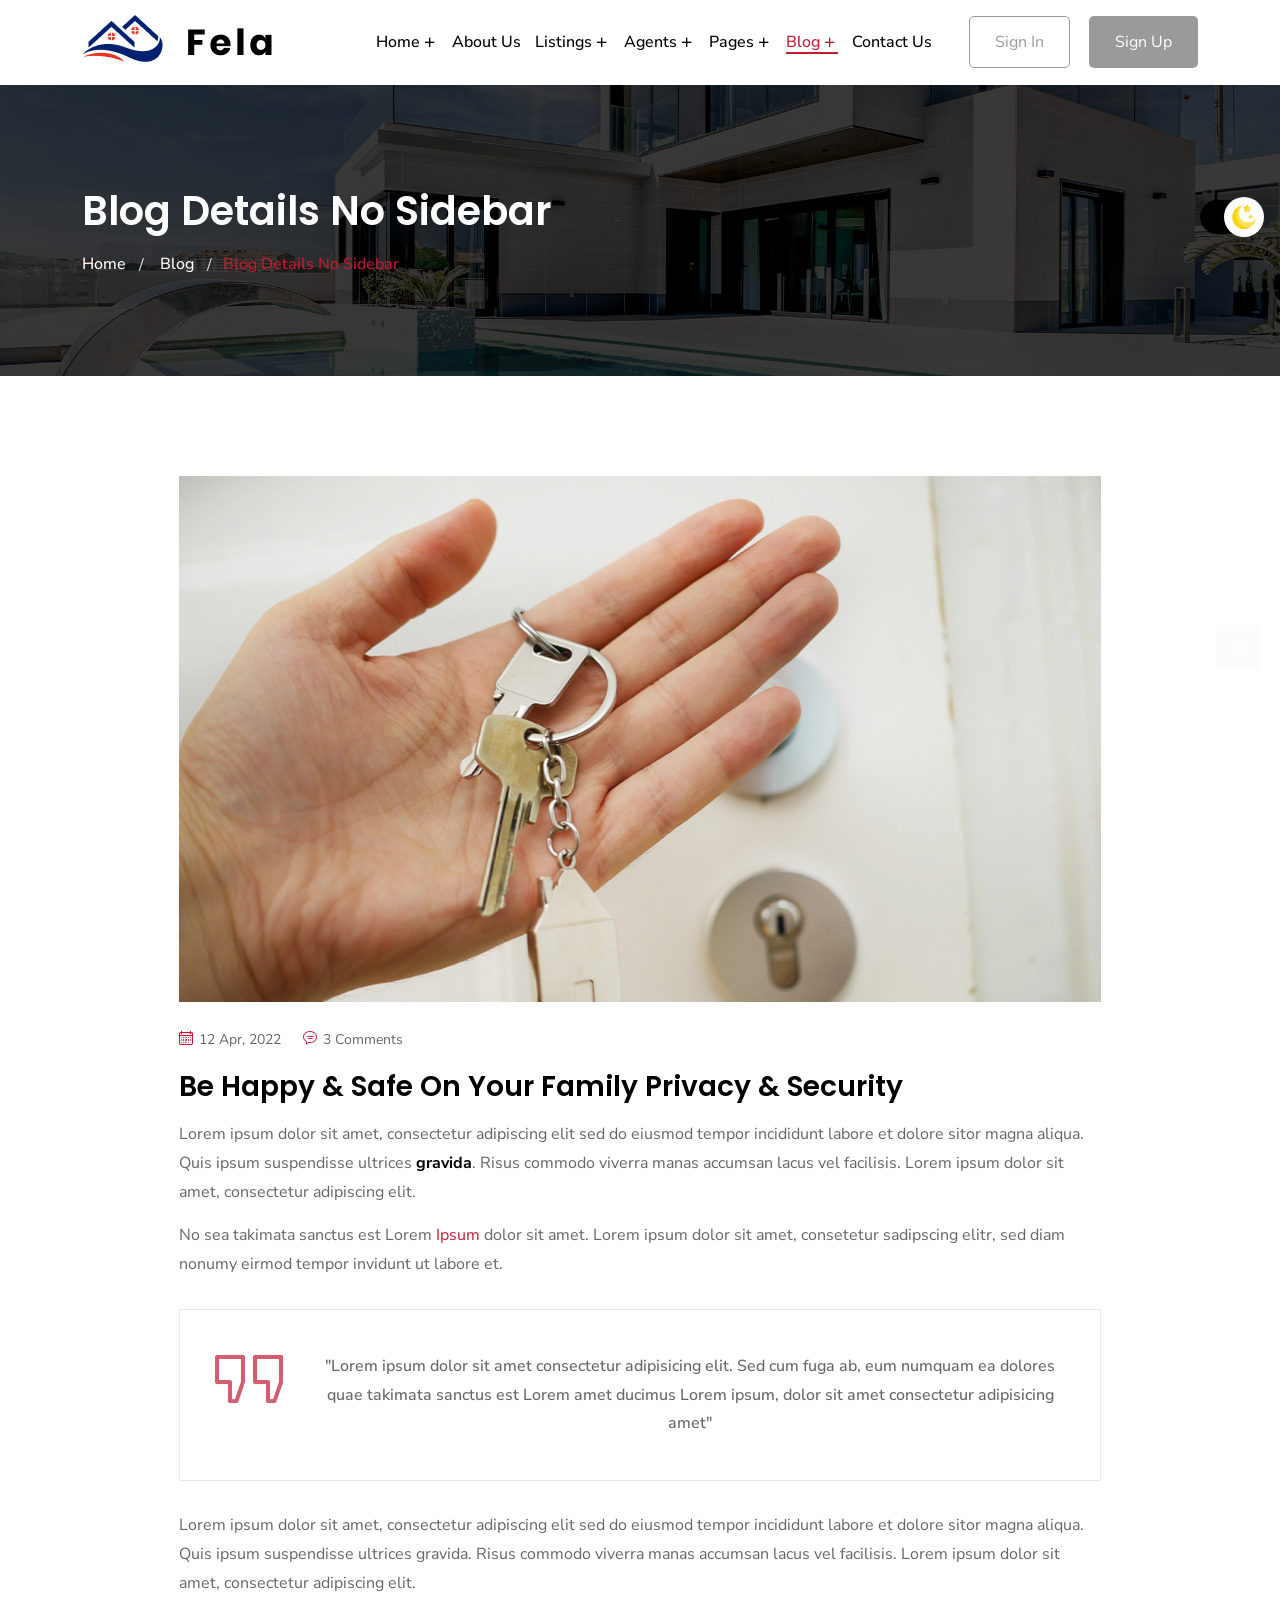
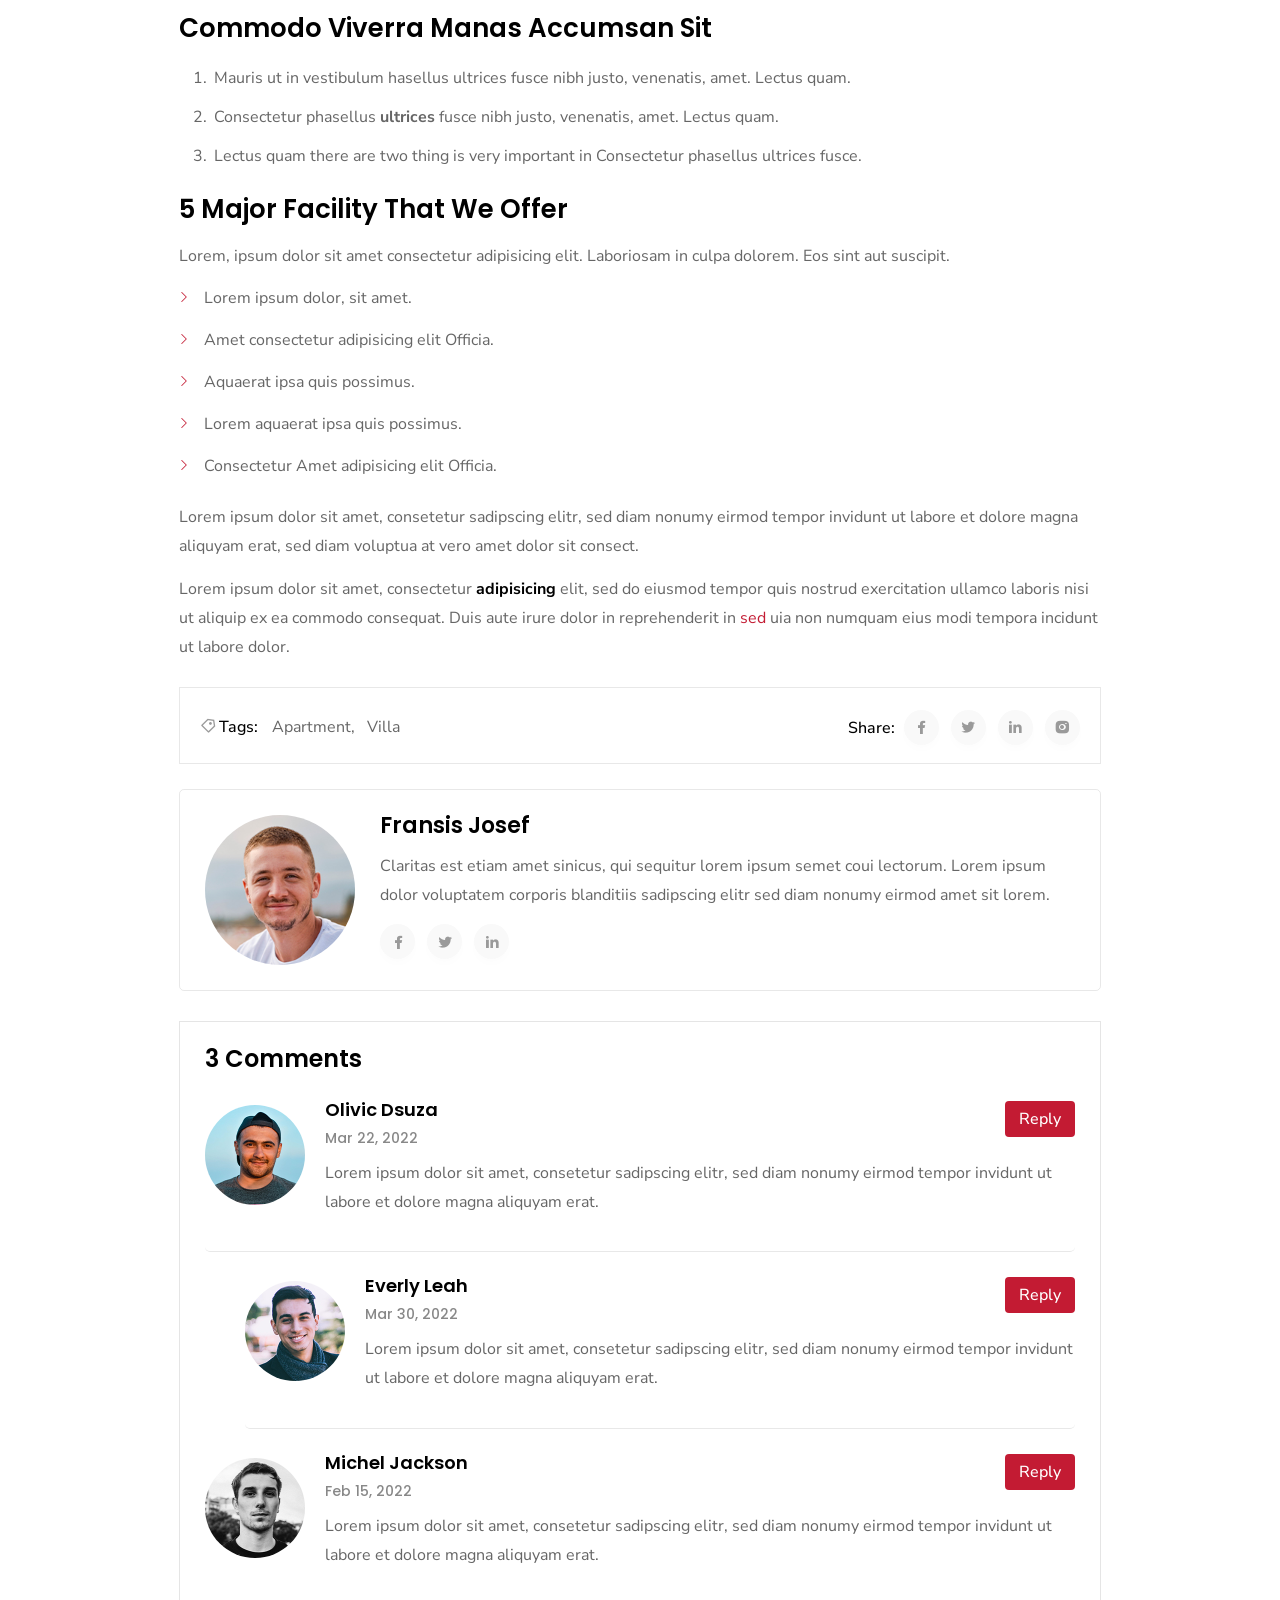
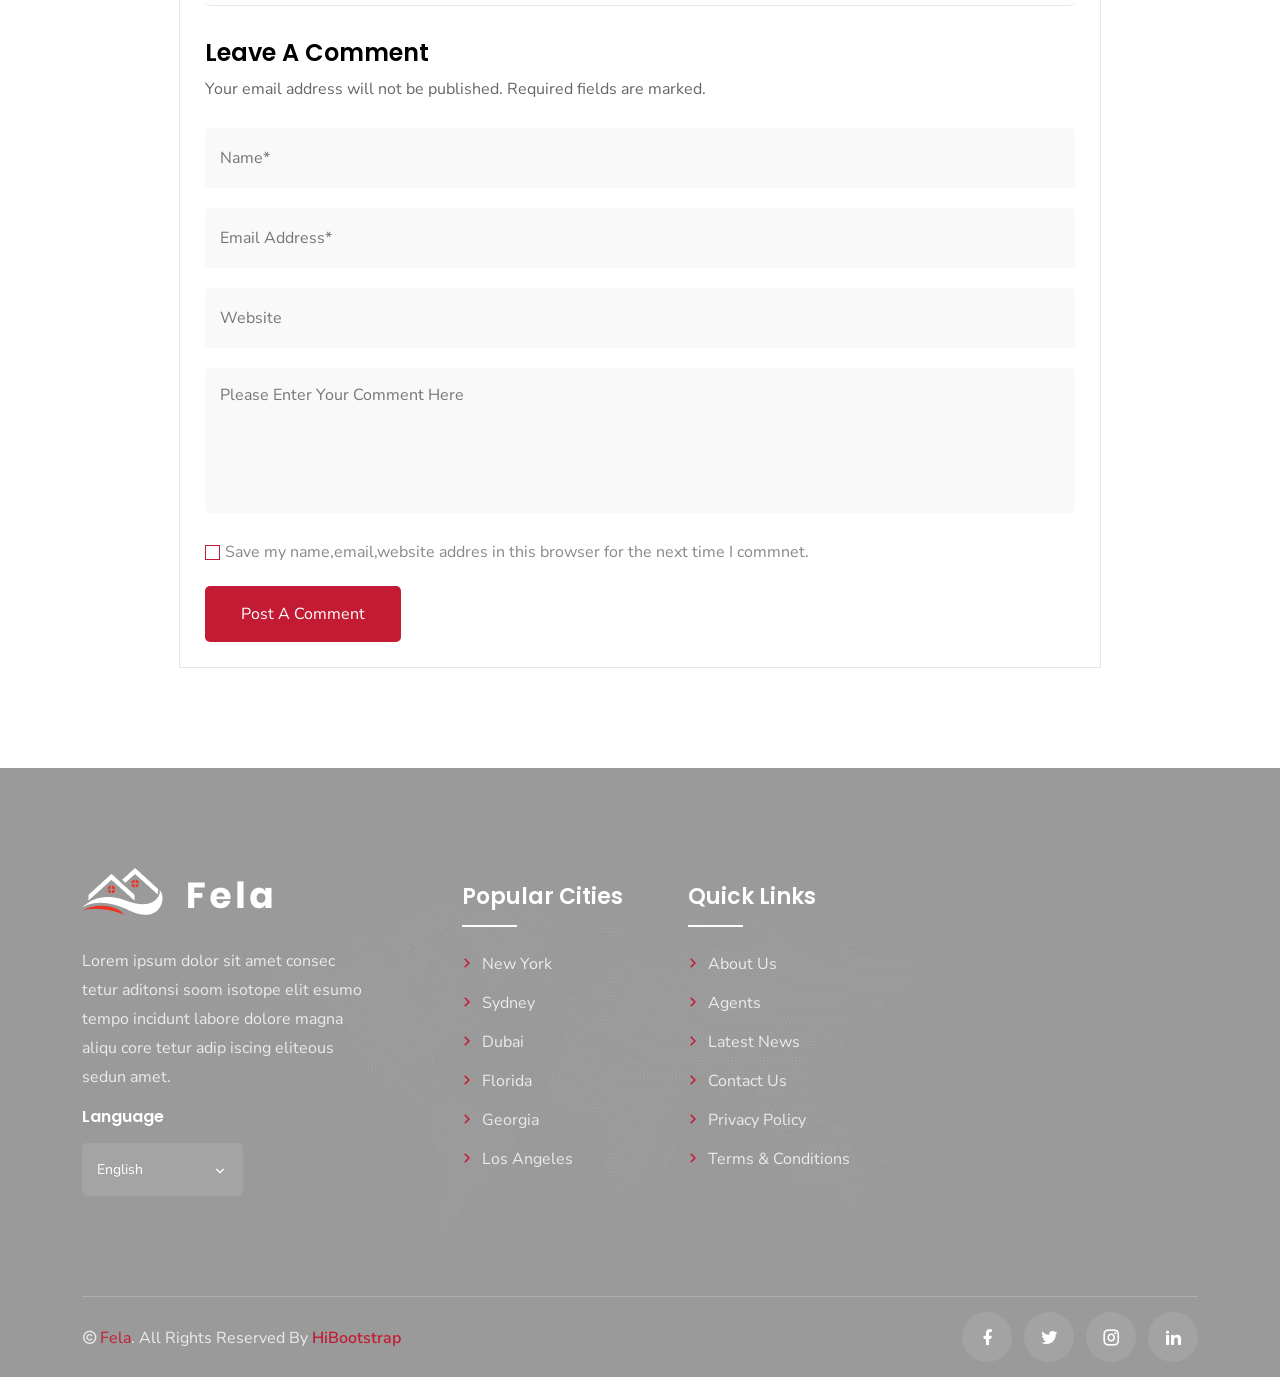
<file: blog-details-no-sidebar.html>
<!DOCTYPE html>
<html lang="zxx">
<head>

<meta charset="utf-8">
<meta name="viewport" content="width=device-width, initial-scale=1">

<link rel="stylesheet" href="assets/css/bootstrap.min.css">
<link rel="stylesheet" href="assets/css/flaticon.css">
<link rel="stylesheet" href="assets/css/remixicon.css">
<link rel="stylesheet" href="assets/css/owl.carousel.min.css">
<link rel="stylesheet" href="assets/css/fancybox.css">
<link rel="stylesheet" href="assets/css/jquery-ui-min.css">
<link rel="stylesheet" href="assets/css/odometer.min.css">
<link rel="stylesheet" href="assets/css/aos.css">
<link rel="stylesheet" href="assets/css/style.css">
<link rel="stylesheet" href="assets/css/responsive.css">
<link rel="stylesheet" href="assets/css/dark-theme.css">
<title>Fela - Apartments & House Renting HTML Template</title>
<link rel="icon" type="image/png" href="assets/img/favicon.png">
</head>
<body>

<div class="loader js-preloader">
<div></div>
<div></div>
<div></div>
</div>


<div class="switch-theme-mode">
<label id="switch" class="switch">
<input type="checkbox" onchange="toggleTheme()" id="slider">
<span class="slider round"></span>
</label>
</div>

<div class="page-wrapper">

<header class="header-wrap style1">
<div class="container">
<nav class="navbar navbar-expand-md navbar-light">
<a class="navbar-brand" href="index.html">
<img class="logo-light" src="assets/img/logo.png" alt="logo">
<img class="logo-dark" src="assets/img/logo-white.png" alt="logo">
</a>
<div class="collapse navbar-collapse main-menu-wrap" id="navbarSupportedContent">
<div class="menu-close d-lg-none">
<a href="javascript:void(0)"> <i class="ri-close-line"></i></a>
</div>
<ul class="navbar-nav ms-auto">
<li class="nav-item">
<a href="#" class="nav-link">
Home
<i class="ri-add-line"></i>
</a>
<ul class="dropdown-menu">
<li class="nav-item">
<a href="index.html" class="nav-link">Home One</a>
</li>
<li class="nav-item">
<a href="index-2.html" class="nav-link ">Home Two</a>
</li>
<li class="nav-item">
<a href="index-3.html" class="nav-link">Home Three</a>
</li>
</ul>
</li>
<li class="nav-item">
<a href="about.html" class="nav-link">
About Us
</a>
</li>
<li class="nav-item">
<a href="#" class="nav-link">
Listings
<i class="ri-add-line"></i>
</a>
 <ul class="dropdown-menu">
<li class="nav-item">
<a href="listings-one.html" class="nav-link">Listing Style One
</a>
</li>
<li class="nav-item">
<a href="listings-two.html" class="nav-link">Listing Style Two
</a>
</li>
<li class="nav-item">
<a href="listing-details.html" class="nav-link">Single Listings</a>
</li>
</ul>
</li>
<li class="nav-item">
<a href="#" class="nav-link">
Agents
<i class="ri-add-line"></i>
</a>
<ul class="dropdown-menu">
<li class="nav-item">
<a href="agents.html" class="nav-link">Agent List</a>
</li>
<li class="nav-item">
<a href="agent-details.html" class="nav-link">Agent Details</a>
</li>
</ul>
</li>
<li class="nav-item">
<a href="#" class="nav-link">
Pages
<i class="ri-add-line"></i>
</a>
<ul class="dropdown-menu">
<li class="nav-item">
<a href="how-it-works.html" class="nav-link">How It Works</a>
</li>
<li class="nav-item">
<a href="faq.html" class="nav-link">FAQ</a>
</li>
<li class="nav-item">
<a href="testimonials.html" class="nav-link">Testimonials</a>
</li>
<li class="nav-item">
<a href="terms-of-service.html" class="nav-link">Terms of Service</a>
</li>
<li class="nav-item">
<a href="privacy-policy.html" class="nav-link">Privacy Policy</a>
</li>
<li class="nav-item">
<a href="error-404.html" class="nav-link">404 Error Page</a>
</li>
</ul>
</li>
<li class="nav-item">
<a href="#" class="nav-link active">
Blog
<i class="ri-add-line"></i>
</a>
<ul class="dropdown-menu">
<li class="nav-item">
<a href="blog.html" class="nav-link">
Blog
</a>
</li>
<li class="nav-item">
<a href="#" class="nav-link active">
Single Blog
<i class="ri-add-line"></i>
</a>
<ul class="dropdown-menu">
<li class="nav-item">
<a href="blog-details-no-sidebar.html" class="nav-link active">Blog Details No Sidebar</a>
</li>
<li class="nav-item">
<a href="blog-details-left-sidebar.html" class="nav-link">Blog Details Left Sidebar</a>
</li>
<li class="nav-item">
<a href="blog-details-right-sidebar.html" class="nav-link">Blog Details Right Sidebar</a>
</li>
</ul>
</li>
</ul>
</li>
<li class="nav-item">
<a href="contact.html" class="nav-link">Contact Us</a>
</li>
<li class="nav-item d-lg-none">
<button type="button" class="btn style3" data-bs-toggle="modal" data-bs-target="#signIn">Sign In</button>
</li>
<li class="nav-item d-lg-none">
<button type="button" class="btn style1" data-bs-toggle="modal" data-bs-target="#signUp">Sign Up</button>
</li>
</ul>
<div class="others-options  md-none">
<div class="header-btn">
<button type="button" class="btn style3" data-bs-toggle="modal" data-bs-target="#signIn">Sign In</button>
<button type="button" class="btn style1" data-bs-toggle="modal" data-bs-target="#signUp">Sign Up</button>
</div>
</div>
</div>
</nav>
<div class="mobile-bar-wrap">
<div class="mobile-menu d-lg-none">
<a href="javascript:void(0)"><i class="ri-menu-line"></i></a>
</div>
</div>
</div>
</header>


<div class="content-wrapper">

<div class="breadcrumb-wrap bg-f br-2">
<div class="container">
<div class="breadcrumb-title">
<h2>Blog Details No Sidebar</h2>
<ul class="breadcrumb-menu list-style">
<li><a href="index.html">Home </a></li>
<li><a href="blog.html">Blog</a></li>
<li>Blog Details No Sidebar</li>
</ul>
</div>
</div>
</div>


<div class="blog-details-wrap ptb-100">
<div class="container">
<div class="row gx-5">
<div class="col-xl-10 offset-xl-1 col-lg-10 offset-lg-1">
<article>
<div class="post-img">
 <img src="assets/img/blog/single-blog-1.jpg" alt="Image">
</div>
<ul class="post-metainfo  list-style">
<li><i class="flaticon-calendar"></i><a href="posts-by-date.html">12 Apr, 2022</a></li>
<li><i class="flaticon-chat-comment-oval-speech-bubble-with-text-lines"></i>3 Comments</li>
</ul>
<h2>Be Happy & Safe On Your Family Privacy &amp; Security</h2>
<div class="post-para">
<p>Lorem ipsum dolor sit amet, consectetur adipiscing elit sed do eiusmod tempor incididunt labore et dolore sitor magna aliqua. Quis ipsum suspendisse ultrices <strong>gravida</strong>. Risus commodo viverra manas accumsan lacus vel facilisis. Lorem ipsum dolor sit amet, consectetur adipiscing elit.</p>
<p>No sea takimata sanctus est Lorem <a href="index.html">Ipsum</a> dolor sit amet. Lorem ipsum dolor sit amet, consetetur sadipscing elitr, sed diam nonumy eirmod tempor invidunt ut labore et.</p>
<blockquote class="wp-block-quote">
<span class="wp-quote-icon"><i class="flaticon-quote-1"></i></span>
<div class="wp-quote-text">
<p>"Lorem ipsum dolor sit amet consectetur adipisicing elit. Sed cum fuga ab, eum numquam ea dolores quae takimata sanctus est Lorem amet ducimus Lorem ipsum, dolor sit amet consectetur adipisicing amet"</p>
</div>
</blockquote>
<p>Lorem ipsum dolor sit amet, consectetur adipiscing elit sed do eiusmod tempor incididunt labore et dolore sitor magna aliqua. Quis ipsum suspendisse ultrices gravida. Risus commodo viverra manas accumsan lacus vel facilisis. Lorem ipsum dolor sit amet, consectetur adipiscing elit.</p>
<h3>Commodo Viverra Manas Accumsan Sit</h3>
<ol>
<li>Mauris ut in vestibulum hasellus ultrices fusce nibh justo, venenatis, amet. Lectus quam.</li>
<li>Consectetur phasellus <strong>ultrices</strong> fusce nibh justo, venenatis, amet. Lectus quam.</li>
<li>Lectus quam there are two thing is very important in Consectetur phasellus ultrices fusce.</li>
</ol>
<h3>5 Major Facility That We Offer</h3>
<p>Lorem, ipsum dolor sit amet consectetur adipisicing elit. Laboriosam in culpa dolorem. Eos sint aut suscipit.</p>
<ul class="content-feature-list style2 list-style mt-15">
<li>
<i class="flaticon-next"></i>
Lorem ipsum dolor, sit amet.
</li>
<li>
<i class="flaticon-next"></i>
Amet consectetur adipisicing elit Officia.
</li>
<li>
<i class="flaticon-next"></i>
Aquaerat ipsa quis possimus.
</li>
<li>
<i class="flaticon-next"></i>
Lorem aquaerat ipsa quis possimus.
</li>
<li>
<i class="flaticon-next"></i>
Consectetur Amet adipisicing elit Officia.
</li>
</ul>
<p>Lorem ipsum dolor sit amet, consetetur sadipscing elitr, sed diam nonumy eirmod tempor invidunt ut labore et dolore magna aliquyam erat, sed diam voluptua at vero amet dolor sit consect. </p>
<p>Lorem ipsum dolor sit amet, consectetur <strong>adipisicing</strong> elit, sed do eiusmod tempor quis nostrud exercitation ullamco laboris nisi ut aliquip ex ea commodo consequat. Duis aute irure dolor in reprehenderit in <a href="index.html">sed</a> uia non numquam eius modi tempora incidunt ut labore dolor.</p>
</div>
</article>
<div class="post-meta-option">
<div class="row gx-0 align-items-center">
<div class="col-md-7 col-12">
<div class="post-tag">
<span><i class="ri-price-tag-3-line"></i>Tags:</span>
<ul class="tag-list style2 list-style">
<li><a href="posts-by-tag.html">Apartment</a>,</li>
<li><a href="posts-by-tag.html">Villa</a></li>
</ul>
</div>
</div>
<div class="col-md-5 col-12 text-md-end text-start">
<div class="post-share w-100">
<span>Share:</span>
<ul class="social-profile style2 list-style">
<li>
<a target="_blank" href="https://facebook.com">
<i class="ri-facebook-fill"></i>
</a>
</li>
<li>
<a target="_blank" href="https://twitter.com">
<i class="ri-twitter-fill"></i>
</a>
</li>
<li>
<a target="_blank" href="https://linkedin.com">
<i class="ri-linkedin-fill"></i>
</a>
</li>
<li>
<a target="_blank" href="https://instagram.com">
<i class="ri-instagram-fill"></i>
</a>
</li>
</ul>
</div>
</div>
</div>
</div>
<div class="post-author">
<div class="post-author-img">
 <img src="assets/img/clients/client-1.jpg" alt="Image">
</div>
<div class="post-author-info">
<h4>Fransis Josef</h4>
<p>Claritas est etiam amet sinicus, qui sequitur lorem ipsum semet coui lectorum. Lorem ipsum dolor voluptatem corporis blanditiis sadipscing elitr sed diam nonumy eirmod amet sit lorem.</p>
<ul class="social-profile style2 list-style">
<li>
<a target="_blank" href="https://facebook.com">
<i class="ri-facebook-fill"></i>
</a>
</li>
<li>
<a target="_blank" href="https://twitter.com">
<i class="ri-twitter-fill"></i>
</a>
</li>
<li>
<a target="_blank" href="https://linkedin.com">
<i class="ri-linkedin-fill"></i>
</a>
</li>
</ul>
</div>
</div>
<div class="comment-box-wrap">
<div class="comment-box-title mb-30">
<h4><span>3</span> Comments</h4>
</div>
<div class="comment-item-wrap">
<div class="comment-item">
<div class="comment-author-img">
<img src="assets/img/clients/client-4.jpg" alt="mage">
</div>
<div class="comment-author-wrap">
<div class="comment-author-info">
<div class="row align-items-start">
<div class="col-md-9 col-sm-12 col-12 order-md-1 order-sm-1 order-1">
<div class="comment-author-name">
<h5>Olivic Dsuza <span class="comment-date">Mar 22, 2022</span></h5>
</div>
</div>
<div class="col-md-3 col-sm-12 col-12 text-md-end order-md-2 order-sm-3 order-3">
<a href="#cmt-form" class="reply-btn">Reply</a>
</div>
<div class="col-md-12 col-sm-12 col-12 order-md-3 order-sm-2 order-2">
<div class="comment-text">
<p>Lorem ipsum dolor sit amet, consetetur sadipscing elitr,
sed diam nonumy eirmod tempor invidunt ut labore et dolore
magna aliquyam erat.
</p>
</div>
</div>
 </div>
</div>
</div>
</div>
<div class="comment-item reply">
<div class="comment-author-img">
<img src="assets/img/clients/client-2.jpg" alt="mage">
</div>
<div class="comment-author-wrap">
<div class="comment-author-info">
<div class="row align-items-start">
<div class="col-md-9 col-sm-12 col-12 order-md-1 order-sm-1 order-1">
<div class="comment-author-name">
<h5>Everly Leah <span class="comment-date">Mar 30, 2022</span></h5>
</div>
</div>
<div class="col-md-3 col-sm-12 col-12 text-md-end order-md-2 order-sm-3 order-3">
<a href="#cmt-form" class="reply-btn">Reply</a>
</div>
<div class="col-md-12 col-sm-12 col-12 order-md-3 order-sm-2 order-2">
<div class="comment-text">
<p>Lorem ipsum dolor sit amet, consetetur sadipscing elitr,
sed diam nonumy eirmod tempor invidunt ut labore et dolore
magna aliquyam erat.
</p>
</div>
</div>
</div>
</div>
</div>
</div>
<div class="comment-item">
<div class="comment-author-img">
<img src="assets/img/clients/client-3.jpg" alt="mage">
</div>
<div class="comment-author-wrap">
<div class="comment-author-info">
<div class="row align-items-start">
<div class="col-md-9 col-sm-12 col-12 order-md-1 order-sm-1 order-1">
<div class="comment-author-name">
<h5>Michel Jackson <span class="comment-date">Feb 15, 2022</span></h5>
</div>
</div>
<div class="col-md-3 col-sm-12 col-12 text-md-end order-md-2 order-sm-3 order-3">
<a href="#cmt-form" class="reply-btn">Reply</a>
</div>
<div class="col-md-12 col-sm-12 col-12 order-md-3 order-sm-2 order-2">
<div class="comment-text">
 <p>Lorem ipsum dolor sit amet, consetetur sadipscing elitr,
sed diam nonumy eirmod tempor invidunt ut labore et dolore
magna aliquyam erat.
</p>
</div>
</div>
</div>
</div>
</div>
</div>
</div>
<div id="cmt-form">
<div class="comment-box-title mb-25">
<h4>Leave A Comment</h4>
<p>Your email address will not be published. Required fields are marked.</p>
</div>
<form action="#" class="comment-form">
<div class="row">
<div class="col-lg-12">
<div class="form-group">
<input type="text" name="name" id="name" required placeholder="Name*">
</div>
</div>
<div class="col-lg-12">
<div class="form-group">
<input type="email" name="email" id="email" required placeholder="Email Address*">
</div>
</div>
<div class="col-lg-12">
<div class="form-group">
<input type="url" name="website" id="website" placeholder="Website">
</div>
</div>
<div class="col-lg-12">
<div class="form-group">
<textarea name="messages" id="messages" cols="30" rows="10" placeholder="Please Enter Your Comment Here"></textarea>
</div>
</div>
</div>
<div class="row align-items-center">
<div class="col-md-12">
<div class="form-check checkbox">
<input class="form-check-input" type="checkbox" id="test_2">
<label class="form-check-label" for="test_2">
Save my name,email,website addres in this browser for the next time I commnet.
</label>
</div>
</div>
<div class="col-md-12 mt-20">
<button class="btn style2">Post A Comment</button>
</div>
</div>
</form>
</div>
</div>
</div>
</div>
</div>
</div>

</div>


<footer class="footer-wrap style2 pt-100">
<img src="assets/img/footer-map.png" alt="Image" class="footer-shape-one">
<div class="footer-top">
<div class="container">
<div class="row pb-75">
<div class="col-xl-4 col-lg-6 col-md-6 col-sm-6 pe-xl-5">
<div class="footer-widget">
<a href="index.html" class="footer-logo">
<img src="assets/img/logo-white.png" alt="Image">
</a>
<p class="comp-desc">
Lorem ipsum dolor sit amet consec tetur aditonsi soom isotope elit esumo tempo incidunt labore dolore magna aliqu core tetur adip iscing eliteous sedun amet.
</p>
<h6>Language</h6>
<div class="select-lang">
<div class="navbar-option-item navbar-language dropdown language-option">
<button class="dropdown-toggle" type="button" data-bs-toggle="dropdown" aria-haspopup="true" aria-expanded="false">
<span class="lang-name"></span>
</button>
<div class="dropdown-menu language-dropdown-menu">
<a class="dropdown-item" href="#">
<img src="assets/img/uk.png" alt="flag">
English
</a>
<a class="dropdown-item" href="#">
<img src="assets/img/china.png" alt="flag">
简体中文
</a>
<a class="dropdown-item" href="#">
<img src="assets/img/uae.png" alt="flag">
العربيّة
</a>
</div>
</div>
</div>
</div>
</div>
<div class="col-xl-2 col-lg-6 col-md-6 col-sm-6">
<div class="footer-widget">
<h3 class="footer-widget-title">Popular Cities</h3>
<ul class="footer-menu list-style">
<li>
<a href="listings-one.html" target="_blank">
<i class="ri-arrow-right-s-line"></i>
New York
</a>
</li>
<li>
<a href="listings-one.html" target="_blank">
<i class="ri-arrow-right-s-line"></i>
Sydney
</a>
</li>
 <li>
<a href="listings-one.html" target="_blank">
<i class="ri-arrow-right-s-line"></i>
Dubai
</a>
</li>
<li>
<a href="listings-one.html" target="_blank">
<i class="ri-arrow-right-s-line"></i>
Florida
</a>
</li>
<li>
<a href="listings-one.html" target="_blank">
<i class="ri-arrow-right-s-line"></i>
Georgia
</a>
</li>
<li>
<a href="listings-one.html" target="_blank">
<i class="ri-arrow-right-s-line"></i>
Los Angeles
</a>
</li>
</ul>
</div>
</div>
<div class="col-xl-3 col-lg-6 col-md-6 col-sm-6 ps-xl-5">
<div class="footer-widget">
<h3 class="footer-widget-title">Quick Links</h3>
<ul class="footer-menu list-style">
<li>
<a href="about.html" target="_blank">
<i class="ri-arrow-right-s-line"></i>
About Us
</a>
</li>
<li>
<a href="agents.html" target="_blank">
<i class="ri-arrow-right-s-line"></i>
Agents
</a>
</li>
<li>
<a href="blog.html" target="_blank">
<i class="ri-arrow-right-s-line"></i>
Latest News
</a>
</li>
<li>
<a href="contact.html" target="_blank">
<i class="ri-arrow-right-s-line"></i>
Contact Us
</a>
</li>
<li>
<a href="privacy-policy.html" target="_blank">
<i class="ri-arrow-right-s-line"></i>
Privacy Policy
</a>
</li>
<li>
<a href="terms-of-service.html" target="_blank">
<i class="ri-arrow-right-s-line"></i>
Terms &amp; Conditions
</a>
 </li>
</ul>
</div>
</div>
<div class="col-xl-3 col-lg-6 col-md-6 col-sm-6">
<div class="footer-widget">
<div class="comp-map">
<iframe src="https://www.google.com/maps/embed?pb=!1m18!1m12!1m3!1d3151.8385385572983!2d144.95358331584498!3d-37.81725074201705!2m3!1f0!2f0!3f0!3m2!1i1024!2i768!4f13.1!3m3!1m2!1s0x6ad65d4dd5a05d97%3A0x3e64f855a564844d!2s121%20King%20St%2C%20Melbourne%20VIC%203000%2C%20Australia!5e0!3m2!1sen!2sbd!4v1612419490850!5m2!1sen!2sbd">
                                        </iframe>
</div>
</div>
</div>
</div>
</div>
</div>
<div class="container">
<div class="footer-bottom">
<div class="row align-items-center">
<div class="col-md-6">
<p class="copyright-text">
<i class="ri-copyright-line"></i><span>Fela</span>. All Rights Reserved By <a href="https://hibootstrap.com/" target="_blank">HiBootstrap</a>
</p>
</div>
<div class="col-md-6">
<ul class="social-profile list-style style1">
<li>
<a target="_blank" href="https://facebook.com">
<i class="ri-facebook-fill"></i>
</a>
</li>
<li>
<a target="_blank" href="https://twitter.com">
<i class="ri-twitter-fill"></i>
</a>
</li>
<li>
<a target="_blank" href="https://instagram.com">
<i class="ri-instagram-line"></i>
</a>
</li>
<li>
<a target="_blank" href="https://linkedin.com">
<i class="ri-linkedin-fill"></i>
</a>
</li>
</ul>
</div>
</div>
</div>
</div>
</footer>

</div>


<a href="javascript:void(0)" class="back-to-top bounce"><i class="ri-arrow-up-s-line"></i></a>


<div class="modal fade" id="signIn" tabindex="-1" role="dialog">
<div class="modal-dialog modal-dialog-centered modal-lg" role="document">
<div class="modal-content">
<div class="modal-header border-0">
<button type="button" class="btn-close" data-bs-dismiss="modal" aria-label="Close">
<i class="ri-close-line"></i>
</button>
</div>
<div class="modal-body">
<div class="row align-items-center gx-5">
<div class="col-md-6">
<div class="login-bg bg-f">
</div>
</div>
<div class="col-md-6">
<div class="login-content">
<h2>Sign In</h2>
<form class="user-form" action="#">
<div class="row">
<div class="col-lg-12">
<div class="form-group">
<input id="text" name="username" type="text" placeholder="Username" required>
</div>
</div>
<div class="col-lg-12">
<div class="form-group">
<input id="pwd" name="pwd" type="password" placeholder="Password" required>
</div>
</div>
<div class="col-lg-12">
<div class="form-group">
<button class="btn style1">
Login Now
</button>
</div>
</div>
<div class="col-12">
<p class="text-center mb-10">Or</p>
</div>
<div class="col-12">
<div class="form-group">
<button type="button" class="btn fb">SignIn With Facebook <span><i class="ri-facebook-fill"></i></span></button>
</div>
</div>
<div class="col-12">
<div class="form-group">
<button type="button" class="btn linkedin">SignIn With Linkedin <span><i class="ri-linkedin-fill"></i></span></button>
</div>
</div>
<div class="col-12">
<div class="form-group mb-0">
<button type="button" class="btn twitter">SignIn With Twitter <span><i class="ri-twitter-fill"></i></span></button>
</div>
</div>
</div>
</form>
</div>
</div>
</div>
</div>
</div>
</div>
</div>

<div class="modal fade" id="signUp" tabindex="-1" role="dialog">
<div class="modal-dialog modal-dialog-centered modal-lg" role="document">
<div class="modal-content">
<div class="modal-header border-0">
<button type="button" class="btn-close" data-bs-dismiss="modal" aria-label="Close">
<i class="ri-close-line"></i>
</button>
</div>
<div class="modal-body">
<div class="row align-items-center gx-5">
<div class="col-md-6">
<div class="login-bg bg-f">
</div>
</div>
<div class="col-md-6">
 <div class="login-content">
<h2>Sign Up</h2>
<p>Please fill the form to create an account</p>
<form class="user-form" action="#">
<div class="row">
<div class="col-lg-12">
<div class="form-group">
<input id="fname" name="fname" type="text" placeholder="Full Name" required>
</div>
</div>
<div class="col-lg-12">
<div class="form-group">
<input id="email" name="email" type="email" placeholder="Email" required>
</div>
</div>
<div class="col-lg-12">
<div class="form-group">
<input id="pwd_4" name="pwd_4" type="password" placeholder="Password" required>
</div>
</div>
<div class="col-lg-12">
<div class="form-group">
<input id="pwd_3" name="pwd_3" placeholder="Confirm Password" type="password" required>
</div>
</div>
<div class="col-sm-12 col-12">
<div class="checkbox style3">
<input type="checkbox" id="test_1">
<label for="test_1">
I Agree with the <a class="link style1" href="terms-of-service.html">Terms &amp; conditions</a> &amp; <a class="link style1" href="privacy-policy.html">privacy policy</a>
</label>
</div>
</div>
<div class="col-lg-12">
<div class="form-group">
<button class="btn style1">
Register Now
</button>
</div>
</div>
</div>
</form>
</div>
</div>
</div>
</div>
</div>
</div>
</div>

<script src="assets/js/jquery.min.js"></script>
<script src="assets/js/bootstrap.bundle.min.js"></script>
<script src="assets/js/form-validator.min.js"></script>
<script src="assets/js/contact-form-script.js"></script>
<script src="assets/js/aos.js"></script>
<script src="assets/js/owl.carousel.min.js"></script>
<script src="assets/js/jquery-ui-min.js"></script>
<script src="assets/js/odometer.min.js"></script>
<script src="assets/js/fancybox.js"></script>
<script src="assets/js/jquery.appear.js"></script>
<script src="assets/js/tweenmax.min.js"></script>
<script src="assets/js/main.js"></script>
</body>
</html>
</file>
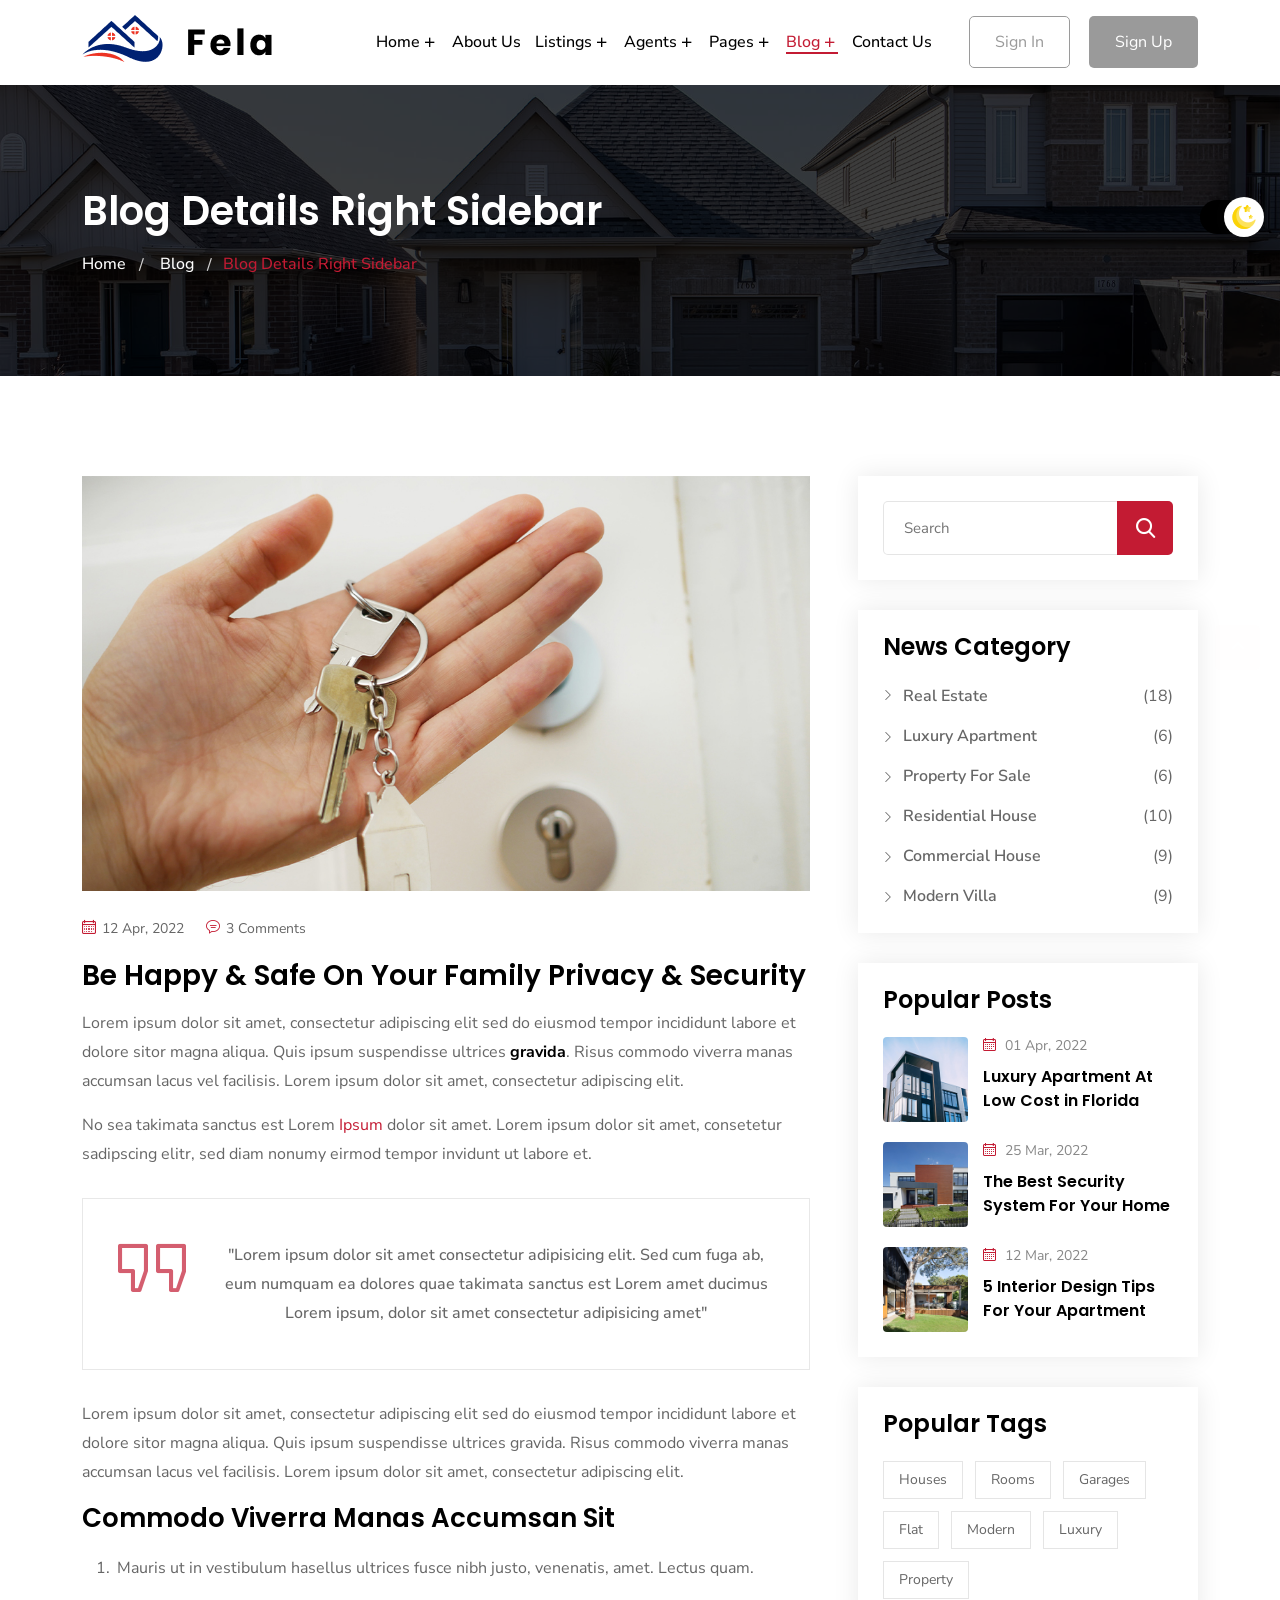
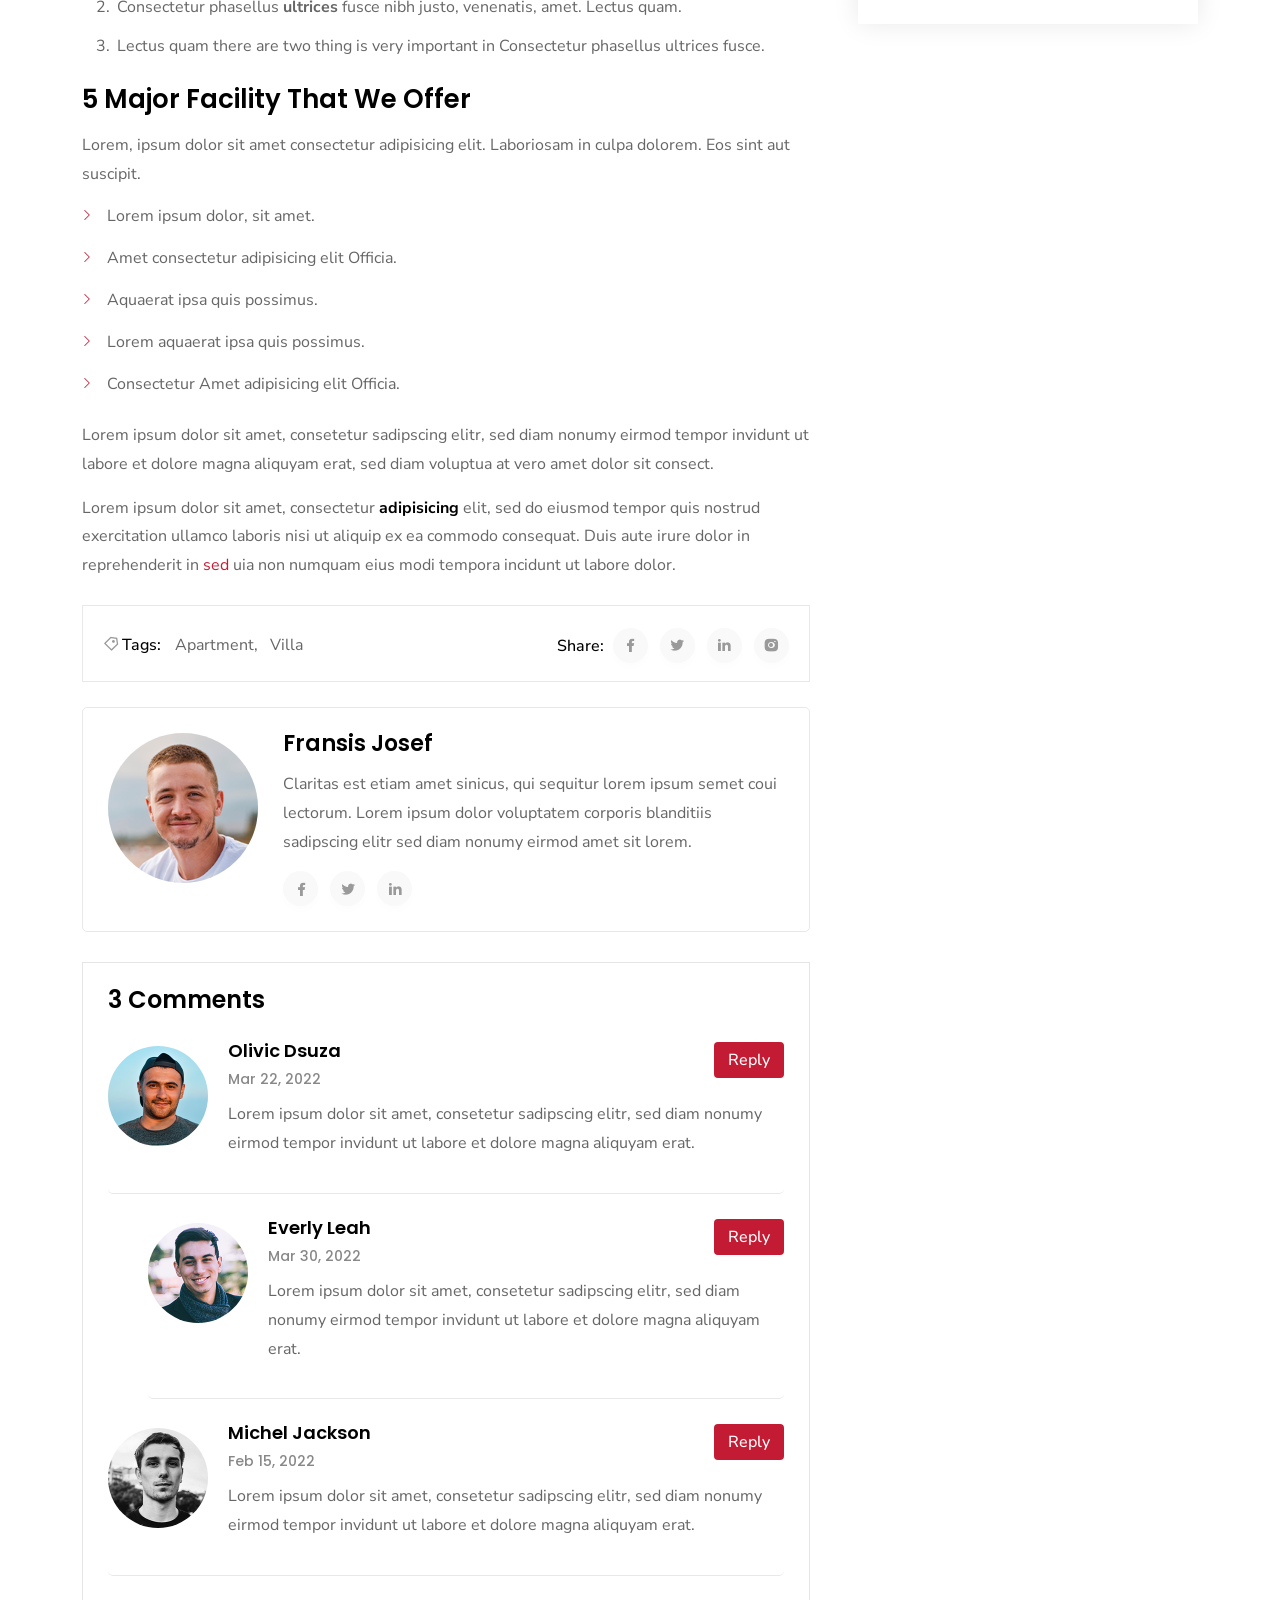
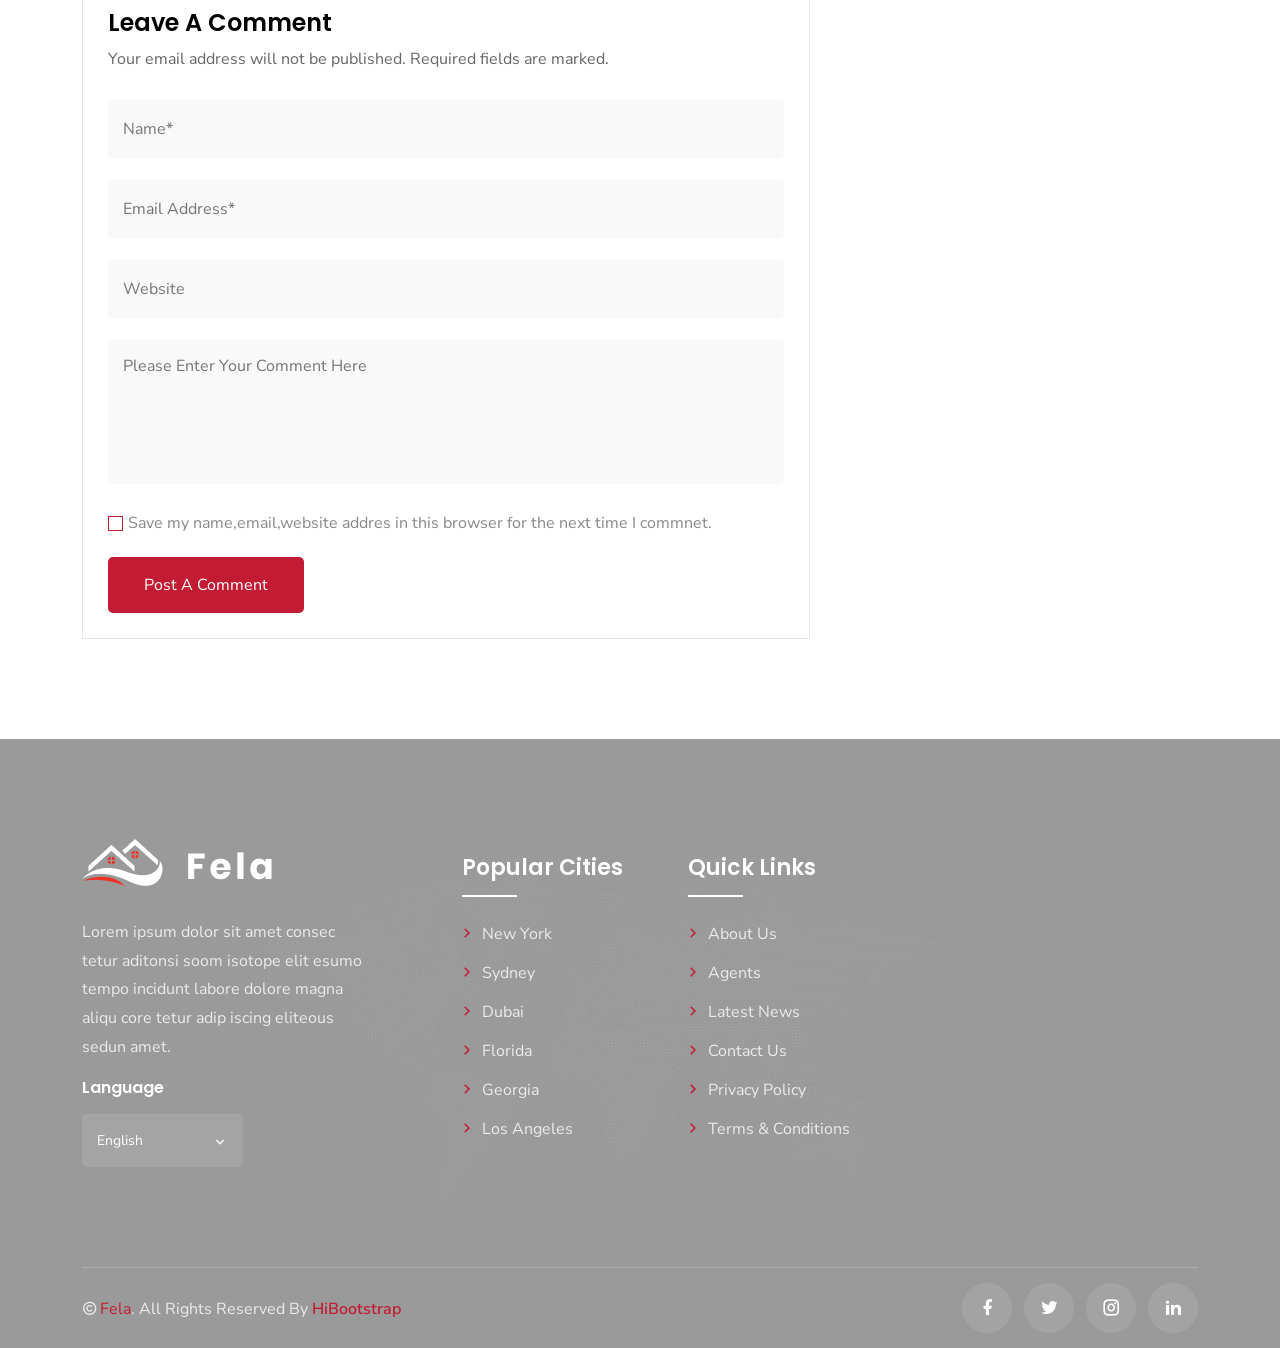
<file: blog-details-right-sidebar.html>
<!DOCTYPE html>
<html lang="zxx">
<head>

<meta charset="utf-8">
<meta name="viewport" content="width=device-width, initial-scale=1">

<link rel="stylesheet" href="assets/css/bootstrap.min.css">
<link rel="stylesheet" href="assets/css/flaticon.css">
<link rel="stylesheet" href="assets/css/remixicon.css">
<link rel="stylesheet" href="assets/css/owl.carousel.min.css">
<link rel="stylesheet" href="assets/css/fancybox.css">
<link rel="stylesheet" href="assets/css/jquery-ui-min.css">
<link rel="stylesheet" href="assets/css/odometer.min.css">
<link rel="stylesheet" href="assets/css/aos.css">
<link rel="stylesheet" href="assets/css/style.css">
<link rel="stylesheet" href="assets/css/responsive.css">
<link rel="stylesheet" href="assets/css/dark-theme.css">
<title>Fela - Apartments & House Renting HTML Template</title>
<link rel="icon" type="image/png" href="assets/img/favicon.png">
</head>
<body>

<div class="loader js-preloader">
<div></div>
<div></div>
<div></div>
</div>


<div class="switch-theme-mode">
<label id="switch" class="switch">
<input type="checkbox" onchange="toggleTheme()" id="slider">
<span class="slider round"></span>
</label>
</div>

<div class="page-wrapper">

<header class="header-wrap style1">
<div class="container">
<nav class="navbar navbar-expand-md navbar-light">
<a class="navbar-brand" href="index.html">
<img class="logo-light" src="assets/img/logo.png" alt="logo">
<img class="logo-dark" src="assets/img/logo-white.png" alt="logo">
</a>
<div class="collapse navbar-collapse main-menu-wrap" id="navbarSupportedContent">
<div class="menu-close d-lg-none">
<a href="javascript:void(0)"> <i class="ri-close-line"></i></a>
</div>
<ul class="navbar-nav ms-auto">
<li class="nav-item">
<a href="#" class="nav-link">
Home
<i class="ri-add-line"></i>
</a>
<ul class="dropdown-menu">
<li class="nav-item">
<a href="index.html" class="nav-link">Home One</a>
</li>
<li class="nav-item">
<a href="index-2.html" class="nav-link ">Home Two</a>
</li>
<li class="nav-item">
<a href="index-3.html" class="nav-link">Home Three</a>
</li>
</ul>
</li>
<li class="nav-item">
<a href="about.html" class="nav-link">
About Us
</a>
</li>
<li class="nav-item">
<a href="#" class="nav-link">
Listings
<i class="ri-add-line"></i>
</a>
 <ul class="dropdown-menu">
<li class="nav-item">
<a href="listings-one.html" class="nav-link">Listing Style One
</a>
</li>
<li class="nav-item">
<a href="listings-two.html" class="nav-link">Listing Style Two
</a>
</li>
<li class="nav-item">
<a href="listing-details.html" class="nav-link">Single Listings</a>
</li>
</ul>
</li>
<li class="nav-item">
<a href="#" class="nav-link">
Agents
<i class="ri-add-line"></i>
</a>
<ul class="dropdown-menu">
<li class="nav-item">
<a href="agents.html" class="nav-link">Agent List</a>
</li>
<li class="nav-item">
<a href="agent-details.html" class="nav-link">Agent Details</a>
</li>
</ul>
</li>
<li class="nav-item">
<a href="#" class="nav-link">
Pages
<i class="ri-add-line"></i>
</a>
<ul class="dropdown-menu">
<li class="nav-item">
<a href="how-it-works.html" class="nav-link">How It Works</a>
</li>
<li class="nav-item">
<a href="faq.html" class="nav-link">FAQ</a>
</li>
<li class="nav-item">
<a href="testimonials.html" class="nav-link">Testimonials</a>
</li>
<li class="nav-item">
<a href="terms-of-service.html" class="nav-link">Terms of Service</a>
</li>
<li class="nav-item">
<a href="privacy-policy.html" class="nav-link">Privacy Policy</a>
</li>
<li class="nav-item">
<a href="error-404.html" class="nav-link">404 Error Page</a>
</li>
</ul>
</li>
<li class="nav-item">
<a href="#" class="nav-link active">
Blog
<i class="ri-add-line"></i>
</a>
<ul class="dropdown-menu">
<li class="nav-item">
<a href="blog.html" class="nav-link">
Blog
</a>
</li>
<li class="nav-item">
<a href="#" class="nav-link active">
Single Blog
<i class="ri-add-line"></i>
</a>
<ul class="dropdown-menu">
<li class="nav-item">
<a href="blog-details-no-sidebar.html" class="nav-link">Blog Details No Sidebar</a>
</li>
<li class="nav-item">
<a href="blog-details-left-sidebar.html" class="nav-link">Blog Details Left Sidebar</a>
</li>
<li class="nav-item">
<a href="blog-details-right-sidebar.html" class="nav-link active">Blog Details Right Sidebar</a>
</li>
</ul>
</li>
</ul>
</li>
<li class="nav-item">
<a href="contact.html" class="nav-link">Contact Us</a>
</li>
<li class="nav-item d-lg-none">
<button type="button" class="btn style3" data-bs-toggle="modal" data-bs-target="#signIn">Sign In</button>
</li>
<li class="nav-item d-lg-none">
<button type="button" class="btn style1" data-bs-toggle="modal" data-bs-target="#signUp">Sign Up</button>
</li>
</ul>
<div class="others-options  md-none">
<div class="header-btn">
<button type="button" class="btn style3" data-bs-toggle="modal" data-bs-target="#signIn">Sign In</button>
<button type="button" class="btn style1" data-bs-toggle="modal" data-bs-target="#signUp">Sign Up</button>
</div>
</div>
</div>
</nav>
<div class="mobile-bar-wrap">
<div class="mobile-menu d-lg-none">
<a href="javascript:void(0)"><i class="ri-menu-line"></i></a>
</div>
</div>
</div>
</header>


<div class="content-wrapper">

<div class="breadcrumb-wrap bg-f br-3">
<div class="container">
<div class="breadcrumb-title">
<h2>Blog Details Right Sidebar</h2>
<ul class="breadcrumb-menu list-style">
<li><a href="index.html">Home </a></li>
<li><a href="blog.html">Blog</a></li>
<li>Blog Details Right Sidebar</li>
</ul>
</div>
</div>
</div>


<div class="blog-details-wrap ptb-100">
<div class="container">
<div class="row gx-5">
<div class="col-xl-8 col-lg-12">
<article>
<div class="post-img">
<img src="assets/img/blog/single-blog-1.jpg" alt="Image">
</div>
<ul class="post-metainfo  list-style">
<li><i class="flaticon-calendar"></i><a href="posts-by-date.html">12 Apr, 2022</a></li>
<li><i class="flaticon-chat-comment-oval-speech-bubble-with-text-lines"></i>3 Comments</li>
</ul>
<h2>Be Happy & Safe On Your Family Privacy &amp; Security</h2>
<div class="post-para">
<p>Lorem ipsum dolor sit amet, consectetur adipiscing elit sed do eiusmod tempor incididunt labore et dolore sitor magna aliqua. Quis ipsum suspendisse ultrices <strong>gravida</strong>. Risus commodo viverra manas accumsan lacus vel facilisis. Lorem ipsum dolor sit amet, consectetur adipiscing elit.</p>
<p>No sea takimata sanctus est Lorem <a href="index.html">Ipsum</a> dolor sit amet. Lorem ipsum dolor sit amet, consetetur sadipscing elitr, sed diam nonumy eirmod tempor invidunt ut labore et.</p>
<blockquote class="wp-block-quote">
<span class="wp-quote-icon"><i class="flaticon-quote-1"></i></span>
<div class="wp-quote-text">
<p>"Lorem ipsum dolor sit amet consectetur adipisicing elit. Sed cum fuga ab, eum numquam ea dolores quae takimata sanctus est Lorem amet ducimus Lorem ipsum, dolor sit amet consectetur adipisicing amet"</p>
</div>
</blockquote>
<p>Lorem ipsum dolor sit amet, consectetur adipiscing elit sed do eiusmod tempor incididunt labore et dolore sitor magna aliqua. Quis ipsum suspendisse ultrices gravida. Risus commodo viverra manas accumsan lacus vel facilisis. Lorem ipsum dolor sit amet, consectetur adipiscing elit.</p>
<h3>Commodo Viverra Manas Accumsan Sit</h3>
<ol>
<li>Mauris ut in vestibulum hasellus ultrices fusce nibh justo, venenatis, amet. Lectus quam.</li>
<li>Consectetur phasellus <strong>ultrices</strong> fusce nibh justo, venenatis, amet. Lectus quam.</li>
<li>Lectus quam there are two thing is very important in Consectetur phasellus ultrices fusce.</li>
</ol>
<h3>5 Major Facility That We Offer</h3>
<p>Lorem, ipsum dolor sit amet consectetur adipisicing elit. Laboriosam in culpa dolorem. Eos sint aut suscipit.</p>
<ul class="content-feature-list style2 list-style mt-15">
<li>
<i class="flaticon-next"></i>
Lorem ipsum dolor, sit amet.
</li>
<li>
<i class="flaticon-next"></i>
Amet consectetur adipisicing elit Officia.
</li>
<li>
<i class="flaticon-next"></i>
Aquaerat ipsa quis possimus.
</li>
<li>
<i class="flaticon-next"></i>
Lorem aquaerat ipsa quis possimus.
</li>
<li>
<i class="flaticon-next"></i>
Consectetur Amet adipisicing elit Officia.
</li>
</ul>
<p>Lorem ipsum dolor sit amet, consetetur sadipscing elitr, sed diam nonumy eirmod tempor invidunt ut labore et dolore magna aliquyam erat, sed diam voluptua at vero amet dolor sit consect. </p>
<p>Lorem ipsum dolor sit amet, consectetur <strong>adipisicing</strong> elit, sed do eiusmod tempor quis nostrud exercitation ullamco laboris nisi ut aliquip ex ea commodo consequat. Duis aute irure dolor in reprehenderit in <a href="index.html">sed</a> uia non numquam eius modi tempora incidunt ut labore dolor.</p>
</div>
</article>
<div class="post-meta-option">
<div class="row gx-0 align-items-center">
<div class="col-md-7 col-12">
<div class="post-tag">
<span><i class="ri-price-tag-3-line"></i>Tags:</span>
<ul class="tag-list style2 list-style">
<li><a href="posts-by-tag.html">Apartment</a>,</li>
<li><a href="posts-by-tag.html">Villa</a></li>
</ul>
</div>
</div>
<div class="col-md-5 col-12 text-md-end text-start">
<div class="post-share w-100">
<span>Share:</span>
<ul class="social-profile style2 list-style">
<li>
<a target="_blank" href="https://facebook.com">
<i class="ri-facebook-fill"></i>
</a>
</li>
<li>
<a target="_blank" href="https://twitter.com">
<i class="ri-twitter-fill"></i>
</a>
</li>
<li>
<a target="_blank" href="https://linkedin.com">
<i class="ri-linkedin-fill"></i>
</a>
</li>
<li>
<a target="_blank" href="https://instagram.com">
<i class="ri-instagram-fill"></i>
</a>
</li>
</ul>
</div>
</div>
</div>
</div>
<div class="post-author">
<div class="post-author-img">
<img src="assets/img/clients/client-1.jpg" alt="Image">
</div>
<div class="post-author-info">
<h4>Fransis Josef</h4>
<p>Claritas est etiam amet sinicus, qui sequitur lorem ipsum semet coui lectorum. Lorem ipsum dolor voluptatem corporis blanditiis sadipscing elitr sed diam nonumy eirmod amet sit lorem.</p>
<ul class="social-profile style2 list-style">
<li>
<a target="_blank" href="https://facebook.com">
<i class="ri-facebook-fill"></i>
</a>
</li>
<li>
<a target="_blank" href="https://twitter.com">
<i class="ri-twitter-fill"></i>
</a>
</li>
<li>
<a target="_blank" href="https://linkedin.com">
<i class="ri-linkedin-fill"></i>
</a>
</li>
</ul>
</div>
</div>
<div class="comment-box-wrap">
<div class="comment-box-title mb-30">
<h4><span>3</span> Comments</h4>
</div>
<div class="comment-item-wrap">
<div class="comment-item">
<div class="comment-author-img">
<img src="assets/img/clients/client-4.jpg" alt="mage">
</div>
<div class="comment-author-wrap">
<div class="comment-author-info">
<div class="row align-items-start">
<div class="col-md-9 col-sm-12 col-12 order-md-1 order-sm-1 order-1">
<div class="comment-author-name">
<h5>Olivic Dsuza <span class="comment-date">Mar 22, 2022</span></h5>
</div>
</div>
<div class="col-md-3 col-sm-12 col-12 text-md-end order-md-2 order-sm-3 order-3">
<a href="#cmt-form" class="reply-btn">Reply</a>
</div>
<div class="col-md-12 col-sm-12 col-12 order-md-3 order-sm-2 order-2">
<div class="comment-text">
<p>Lorem ipsum dolor sit amet, consetetur sadipscing elitr,
sed diam nonumy eirmod tempor invidunt ut labore et dolore
magna aliquyam erat.
</p>
</div>
</div>
 </div>
</div>
</div>
</div>
<div class="comment-item reply">
<div class="comment-author-img">
<img src="assets/img/clients/client-2.jpg" alt="mage">
</div>
<div class="comment-author-wrap">
<div class="comment-author-info">
<div class="row align-items-start">
<div class="col-md-9 col-sm-12 col-12 order-md-1 order-sm-1 order-1">
<div class="comment-author-name">
<h5>Everly Leah <span class="comment-date">Mar 30, 2022</span></h5>
</div>
</div>
<div class="col-md-3 col-sm-12 col-12 text-md-end order-md-2 order-sm-3 order-3">
<a href="#cmt-form" class="reply-btn">Reply</a>
</div>
<div class="col-md-12 col-sm-12 col-12 order-md-3 order-sm-2 order-2">
<div class="comment-text">
<p>Lorem ipsum dolor sit amet, consetetur sadipscing elitr,
sed diam nonumy eirmod tempor invidunt ut labore et dolore
magna aliquyam erat.
</p>
</div>
</div>
</div>
</div>
</div>
</div>
<div class="comment-item">
<div class="comment-author-img">
<img src="assets/img/clients/client-3.jpg" alt="mage">
</div>
<div class="comment-author-wrap">
<div class="comment-author-info">
<div class="row align-items-start">
<div class="col-md-9 col-sm-12 col-12 order-md-1 order-sm-1 order-1">
<div class="comment-author-name">
<h5>Michel Jackson <span class="comment-date">Feb 15, 2022</span></h5>
</div>
</div>
<div class="col-md-3 col-sm-12 col-12 text-md-end order-md-2 order-sm-3 order-3">
<a href="#cmt-form" class="reply-btn">Reply</a>
</div>
<div class="col-md-12 col-sm-12 col-12 order-md-3 order-sm-2 order-2">
<div class="comment-text">
 <p>Lorem ipsum dolor sit amet, consetetur sadipscing elitr,
sed diam nonumy eirmod tempor invidunt ut labore et dolore
magna aliquyam erat.
</p>
</div>
</div>
</div>
</div>
</div>
</div>
</div>
<div id="cmt-form">
<div class="comment-box-title mb-25">
<h4>Leave A Comment</h4>
<p>Your email address will not be published. Required fields are marked.</p>
</div>
<form action="#" class="comment-form">
<div class="row">
<div class="col-lg-12">
<div class="form-group">
<input type="text" name="name" id="name" required placeholder="Name*">
</div>
</div>
<div class="col-lg-12">
<div class="form-group">
<input type="email" name="email" id="email" required placeholder="Email Address*">
</div>
</div>
<div class="col-lg-12">
<div class="form-group">
<input type="url" name="website" id="website" placeholder="Website">
</div>
</div>
<div class="col-lg-12">
<div class="form-group">
<textarea name="messages" id="messages" cols="30" rows="10" placeholder="Please Enter Your Comment Here"></textarea>
</div>
</div>
</div>
<div class="row align-items-center">
<div class="col-md-12">
<div class="form-check checkbox">
<input class="form-check-input" type="checkbox" id="test_2">
<label class="form-check-label" for="test_2">
Save my name,email,website addres in this browser for the next time I commnet.
</label>
</div>
</div>
<div class="col-md-12 mt-20">
<button class="btn style2">Post A Comment</button>
</div>
</div>
</form>
 </div>
</div>
</div>
<div class="col-xl-4 col-lg-12">
<div class="sidebar">
<div class="sidebar-widget style4">
<div class="search-box">
<div class="form-group">
<input type="search" placeholder="Search">
<button type="submit">
<i class="flaticon-search"></i>
</button>
</div>
</div>
</div>
<div class="sidebar-widget categories">
<h4>News Category</h4>
<div class="category-box">
<ul class="list-style">
<li>
<a href="posts-by-category.html">
<i class="flaticon-next"></i>
Real Estate
<span>(18)</span>
</a>
</li>
<li>
<a href="posts-by-category.html">
<i class="flaticon-next"></i>
Luxury Apartment
<span>(6)</span>
</a>
</li>
<li>
<a href="posts-by-category.html">
<i class="flaticon-next"></i>
Property For Sale
<span>(6)</span>
</a>
</li>
<li>
<a href="posts-by-category.html">
<i class="flaticon-next"></i>
Residential House
<span>(10)</span>
</a>
</li>
<li>
<a href="posts-by-category.html">
<i class="flaticon-next"></i>
Commercial House
<span>(9)</span>
</a>
</li>
<li>
<a href="posts-by-category.html">
<i class="flaticon-next"></i>
Modern Villa
<span>(9)</span>
</a>
</li>
</ul>
 </div>
</div>
<div class="sidebar-widget popular-post">
<h4>Popular Posts</h4>
<div class="popular-post-widget">
<div class="pp-post-item">
<a href="blog-details-right-sidebar.html" class="pp-post-img">
<img src="assets/img/blog/post-thumb-1.jpg" alt="Image">
</a>
<div class="pp-post-info">
<span><i class="flaticon-calendar"></i>01 Apr, 2022</span>
<h6>
<a href="blog-details-no-sidebar.html">
Luxury Apartment At Low Cost in Florida
</a>
</h6>
</div>
</div>
<div class="pp-post-item">
<a href="blog-details-right-sidebar.html" class="pp-post-img">
<img src="assets/img/blog/post-thumb-2.jpg" alt="Image">
</a>
<div class="pp-post-info">
<span><i class="flaticon-calendar"></i>25 Mar, 2022</span>
<h6>
<a href="blog-details-no-sidebar.html">
The Best Security System For Your Home
</a>
</h6>
</div>
</div>
<div class="pp-post-item">
<a href="blog-details-right-sidebar.html" class="pp-post-img">
<img src="assets/img/blog/post-thumb-3.jpg" alt="Image">
</a>
<div class="pp-post-info">
<span><i class="flaticon-calendar"></i>12 Mar, 2022</span>
<h6>
<a href="blog-details-no-sidebar.html">
5 Interior Design Tips For Your Apartment
</a>
</h6>
</div>
</div>
</div>
</div>
<div class="sidebar-widget tags">
<h4>Popular Tags </h4>
<div class="tag-list">
<ul class="list-style">
<li><a href="posts-by-tag.html">Houses</a></li>
<li><a href="posts-by-tag.html">Rooms</a></li>
<li><a href="posts-by-tag.html">Garages</a></li>
<li><a href="posts-by-tag.html">Flat</a></li>
<li><a href="posts-by-tag.html">Modern</a></li>
<li><a href="posts-by-tag.html">Luxury</a></li>
<li><a href="posts-by-tag.html">Property</a></li>
</ul>
</div>
</div>
</div>
</div>
</div>
</div>
</div>

</div>


<footer class="footer-wrap style2 pt-100">
<img src="assets/img/footer-map.png" alt="Image" class="footer-shape-one">
<div class="footer-top">
<div class="container">
<div class="row pb-75">
<div class="col-xl-4 col-lg-6 col-md-6 col-sm-6 pe-xl-5">
<div class="footer-widget">
<a href="index.html" class="footer-logo">
<img src="assets/img/logo-white.png" alt="Image">
</a>
<p class="comp-desc">
Lorem ipsum dolor sit amet consec tetur aditonsi soom isotope elit esumo tempo incidunt labore dolore magna aliqu core tetur adip iscing eliteous sedun amet.
</p>
<h6>Language</h6>
<div class="select-lang">
<div class="navbar-option-item navbar-language dropdown language-option">
<button class="dropdown-toggle" type="button" data-bs-toggle="dropdown" aria-haspopup="true" aria-expanded="false">
<span class="lang-name"></span>
</button>
<div class="dropdown-menu language-dropdown-menu">
<a class="dropdown-item" href="#">
<img src="assets/img/uk.png" alt="flag">
English
</a>
<a class="dropdown-item" href="#">
<img src="assets/img/china.png" alt="flag">
简体中文
</a>
<a class="dropdown-item" href="#">
<img src="assets/img/uae.png" alt="flag">
العربيّة
</a>
</div>
</div>
</div>
</div>
</div>
<div class="col-xl-2 col-lg-6 col-md-6 col-sm-6">
<div class="footer-widget">
<h3 class="footer-widget-title">Popular Cities</h3>
<ul class="footer-menu list-style">
<li>
<a href="listings-one.html" target="_blank">
<i class="ri-arrow-right-s-line"></i>
New York
</a>
</li>
<li>
<a href="listings-one.html" target="_blank">
<i class="ri-arrow-right-s-line"></i>
Sydney
</a>
</li>
<li>
<a href="listings-one.html" target="_blank">
<i class="ri-arrow-right-s-line"></i>
Dubai
</a>
</li>
<li>
<a href="listings-one.html" target="_blank">
<i class="ri-arrow-right-s-line"></i>
Florida
</a>
</li>
<li>
<a href="listings-one.html" target="_blank">
<i class="ri-arrow-right-s-line"></i>
Georgia
</a>
</li>
<li>
<a href="listings-one.html" target="_blank">
<i class="ri-arrow-right-s-line"></i>
Los Angeles
</a>
</li>
</ul>
</div>
</div>
<div class="col-xl-3 col-lg-6 col-md-6 col-sm-6 ps-xl-5">
<div class="footer-widget">
<h3 class="footer-widget-title">Quick Links</h3>
<ul class="footer-menu list-style">
<li>
<a href="about.html" target="_blank">
<i class="ri-arrow-right-s-line"></i>
About Us
</a>
</li>
<li>
<a href="agents.html" target="_blank">
<i class="ri-arrow-right-s-line"></i>
Agents
</a>
</li>
<li>
<a href="blog.html" target="_blank">
<i class="ri-arrow-right-s-line"></i>
Latest News
</a>
</li>
<li>
<a href="contact.html" target="_blank">
<i class="ri-arrow-right-s-line"></i>
Contact Us
</a>
</li>
<li>
<a href="privacy-policy.html" target="_blank">
<i class="ri-arrow-right-s-line"></i>
Privacy Policy
</a>
</li>
 <li>
<a href="terms-of-service.html" target="_blank">
<i class="ri-arrow-right-s-line"></i>
Terms &amp; Conditions
</a>
</li>
</ul>
</div>
</div>
<div class="col-xl-3 col-lg-6 col-md-6 col-sm-6">
<div class="footer-widget">
<div class="comp-map">
<iframe src="https://www.google.com/maps/embed?pb=!1m18!1m12!1m3!1d3151.8385385572983!2d144.95358331584498!3d-37.81725074201705!2m3!1f0!2f0!3f0!3m2!1i1024!2i768!4f13.1!3m3!1m2!1s0x6ad65d4dd5a05d97%3A0x3e64f855a564844d!2s121%20King%20St%2C%20Melbourne%20VIC%203000%2C%20Australia!5e0!3m2!1sen!2sbd!4v1612419490850!5m2!1sen!2sbd">
                                        </iframe>
</div>
</div>
</div>
</div>
</div>
</div>
<div class="container">
<div class="footer-bottom">
<div class="row align-items-center">
<div class="col-md-6">
<p class="copyright-text">
<i class="ri-copyright-line"></i><span>Fela</span>. All Rights Reserved By <a href="https://hibootstrap.com/" target="_blank">HiBootstrap</a>
</p>
</div>
<div class="col-md-6">
<ul class="social-profile list-style style1">
<li>
<a target="_blank" href="https://facebook.com">
<i class="ri-facebook-fill"></i>
</a>
</li>
<li>
<a target="_blank" href="https://twitter.com">
<i class="ri-twitter-fill"></i>
</a>
</li>
<li>
<a target="_blank" href="https://instagram.com">
<i class="ri-instagram-line"></i>
</a>
</li>
<li>
<a target="_blank" href="https://linkedin.com">
<i class="ri-linkedin-fill"></i>
</a>
</li>
</ul>
</div>
</div>
</div>
</div>
</footer>

</div>


<a href="javascript:void(0)" class="back-to-top bounce"><i class="ri-arrow-up-s-line"></i></a>


<div class="modal fade" id="signIn" tabindex="-1" role="dialog">
<div class="modal-dialog modal-dialog-centered modal-lg" role="document">
<div class="modal-content">
<div class="modal-header border-0">
<button type="button" class="btn-close" data-bs-dismiss="modal" aria-label="Close">
<i class="ri-close-line"></i>
 </button>
</div>
<div class="modal-body">
<div class="row align-items-center gx-5">
<div class="col-md-6">
<div class="login-bg bg-f">
</div>
</div>
<div class="col-md-6">
<div class="login-content">
<h2>Sign In</h2>
<form class="user-form" action="#">
<div class="row">
<div class="col-lg-12">
<div class="form-group">
<input id="text" name="username" type="text" placeholder="Username" required>
</div>
</div>
<div class="col-lg-12">
<div class="form-group">
<input id="pwd" name="pwd" type="password" placeholder="Password" required>
</div>
</div>
<div class="col-lg-12">
<div class="form-group">
<button class="btn style1">
Login Now
</button>
</div>
</div>
<div class="col-12">
<p class="text-center mb-10">Or</p>
</div>
<div class="col-12">
<div class="form-group">
<button type="button" class="btn fb">SignIn With Facebook <span><i class="ri-facebook-fill"></i></span></button>
</div>
</div>
<div class="col-12">
<div class="form-group">
<button type="button" class="btn linkedin">SignIn With Linkedin <span><i class="ri-linkedin-fill"></i></span></button>
</div>
</div>
<div class="col-12">
<div class="form-group mb-0">
<button type="button" class="btn twitter">SignIn With Twitter <span><i class="ri-twitter-fill"></i></span></button>
</div>
</div>
</div>
</form>
</div>
</div>
</div>
</div>
</div>
</div>
</div>

<div class="modal fade" id="signUp" tabindex="-1" role="dialog">
<div class="modal-dialog modal-dialog-centered modal-lg" role="document">
<div class="modal-content">
<div class="modal-header border-0">
<button type="button" class="btn-close" data-bs-dismiss="modal" aria-label="Close">
<i class="ri-close-line"></i>
</button>
</div>
 <div class="modal-body">
<div class="row align-items-center gx-5">
<div class="col-md-6">
<div class="login-bg bg-f">
</div>
</div>
<div class="col-md-6">
<div class="login-content">
<h2>Sign Up</h2>
<p>Please fill the form to create an account</p>
<form class="user-form" action="#">
<div class="row">
<div class="col-lg-12">
<div class="form-group">
<input id="fname" name="fname" type="text" placeholder="Full Name" required>
</div>
</div>
<div class="col-lg-12">
<div class="form-group">
<input id="email" name="email" type="email" placeholder="Email" required>
</div>
</div>
<div class="col-lg-12">
<div class="form-group">
<input id="pwd_4" name="pwd_4" type="password" placeholder="Password" required>
</div>
</div>
<div class="col-lg-12">
<div class="form-group">
<input id="pwd_3" name="pwd_3" placeholder="Confirm Password" type="password" required>
</div>
</div>
<div class="col-sm-12 col-12">
<div class="checkbox style3">
<input type="checkbox" id="test_1">
<label for="test_1">
I Agree with the <a class="link style1" href="terms-of-service.html">Terms &amp; conditions</a> &amp; <a class="link style1" href="privacy-policy.html">privacy policy</a>
</label>
</div>
</div>
<div class="col-lg-12">
<div class="form-group">
<button class="btn style1">
Register Now
</button>
</div>
</div>
</div>
</form>
</div>
</div>
</div>
</div>
</div>
</div>
</div>

<script src="assets/js/jquery.min.js"></script>
<script src="assets/js/bootstrap.bundle.min.js"></script>
<script src="assets/js/form-validator.min.js"></script>
<script src="assets/js/contact-form-script.js"></script>
<script src="assets/js/aos.js"></script>
<script src="assets/js/owl.carousel.min.js"></script>
<script src="assets/js/jquery-ui-min.js"></script>
<script src="assets/js/odometer.min.js"></script>
<script src="assets/js/fancybox.js"></script>
<script src="assets/js/jquery.appear.js"></script>
<script src="assets/js/tweenmax.min.js"></script>
<script src="assets/js/main.js"></script>
</body>
</html>
</file>
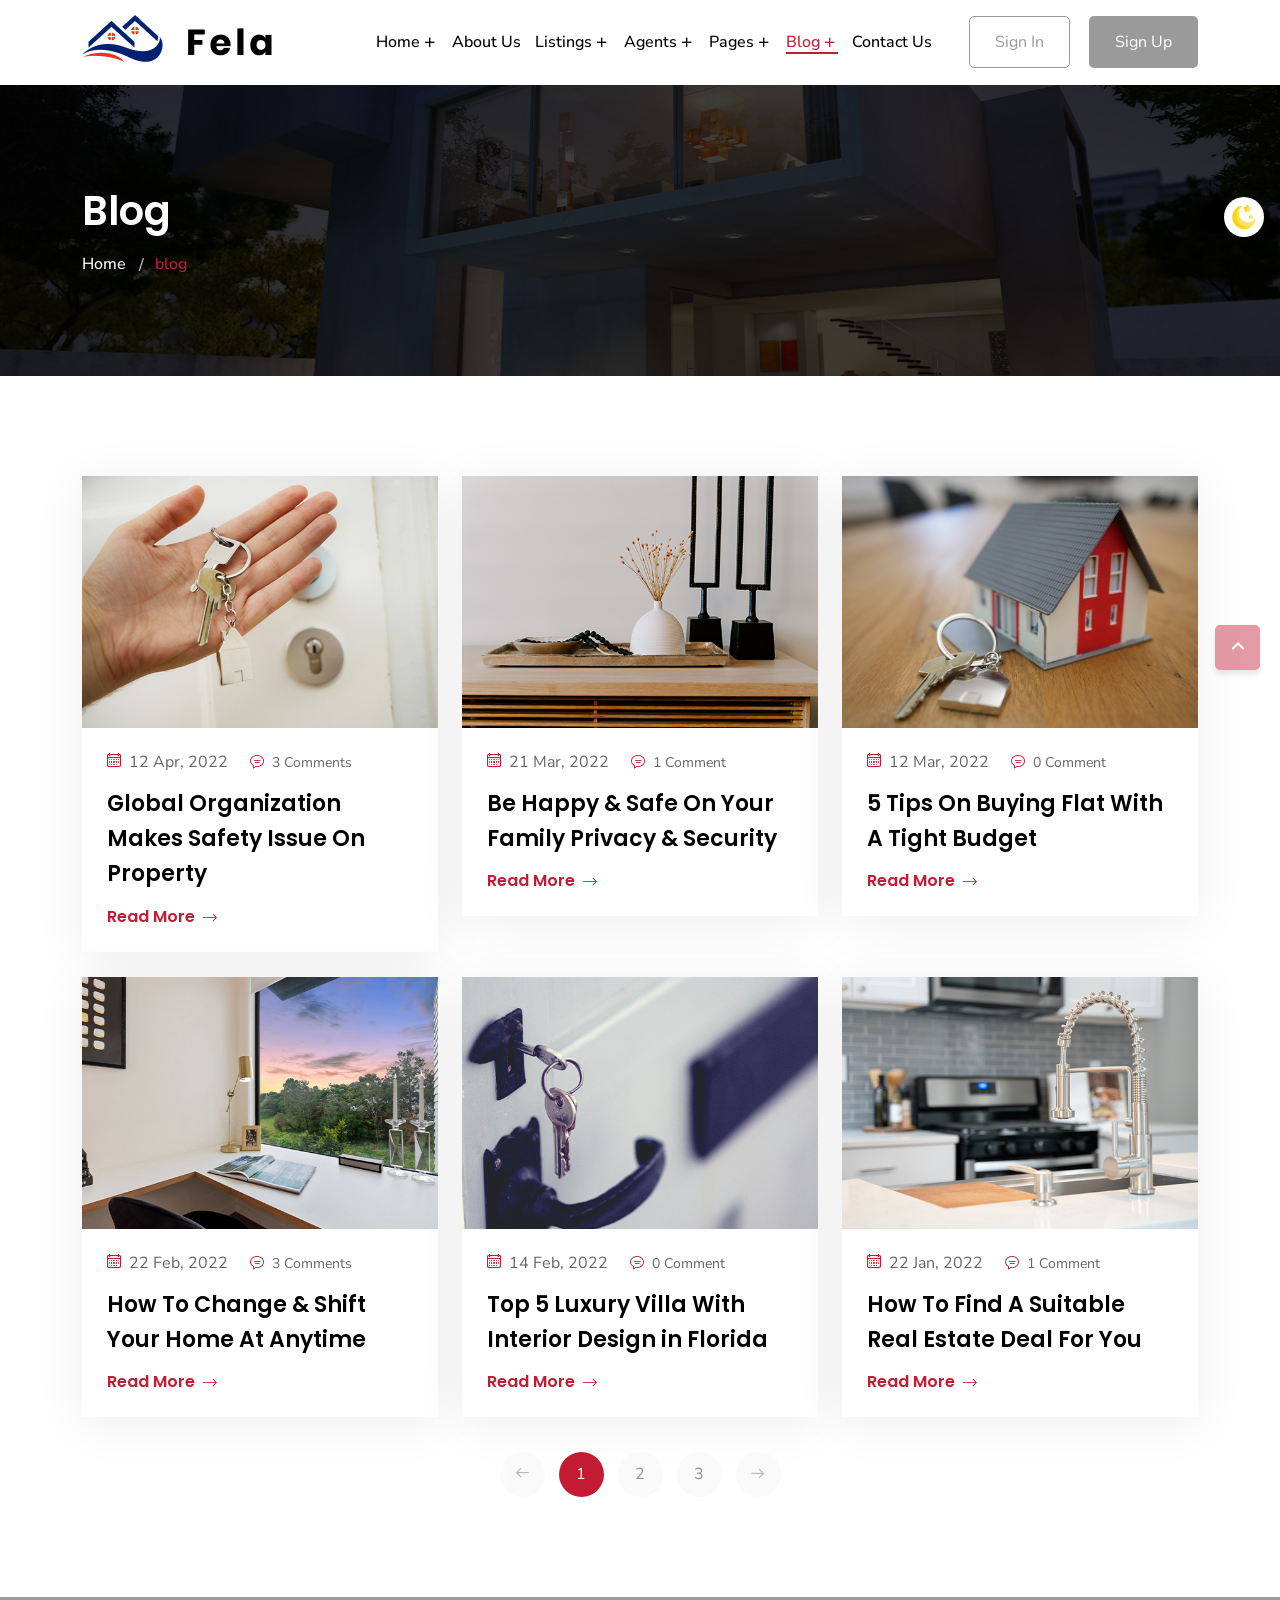
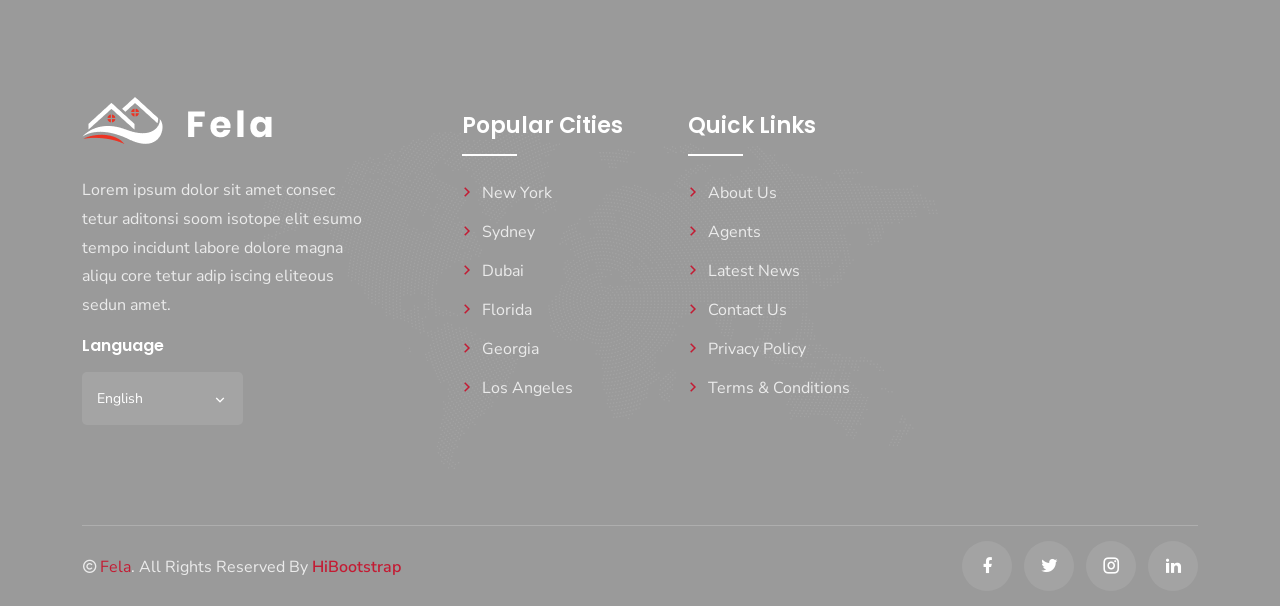
<file: blog.html>
<!DOCTYPE html>
<html lang="zxx">
<head>

<meta charset="utf-8">
<meta name="viewport" content="width=device-width, initial-scale=1">

<link rel="stylesheet" href="assets/css/bootstrap.min.css">
<link rel="stylesheet" href="assets/css/flaticon.css">
<link rel="stylesheet" href="assets/css/remixicon.css">
<link rel="stylesheet" href="assets/css/owl.carousel.min.css">
<link rel="stylesheet" href="assets/css/fancybox.css">
<link rel="stylesheet" href="assets/css/jquery-ui-min.css">
<link rel="stylesheet" href="assets/css/odometer.min.css">
<link rel="stylesheet" href="assets/css/aos.css">
<link rel="stylesheet" href="assets/css/style.css">
<link rel="stylesheet" href="assets/css/responsive.css">
<link rel="stylesheet" href="assets/css/dark-theme.css">
<title>Fela - Apartments & House Renting HTML Template</title>
<link rel="icon" type="image/png" href="assets/img/favicon.png">
</head>
<body>

<div class="loader js-preloader">
<div></div>
<div></div>
<div></div>
</div>


<div class="switch-theme-mode">
<label id="switch" class="switch">
<input type="checkbox" onchange="toggleTheme()" id="slider">
<span class="slider round"></span>
</label>
</div>

<div class="page-wrapper">

<header class="header-wrap style1">
<div class="container">
<nav class="navbar navbar-expand-md navbar-light">
<a class="navbar-brand" href="index.html">
<img class="logo-light" src="assets/img/logo.png" alt="logo">
<img class="logo-dark" src="assets/img/logo-white.png" alt="logo">
</a>
<div class="collapse navbar-collapse main-menu-wrap" id="navbarSupportedContent">
<div class="menu-close d-lg-none">
<a href="javascript:void(0)"> <i class="ri-close-line"></i></a>
</div>
<ul class="navbar-nav ms-auto">
<li class="nav-item">
<a href="#" class="nav-link">
Home
<i class="ri-add-line"></i>
</a>
<ul class="dropdown-menu">
<li class="nav-item">
<a href="index.html" class="nav-link">Home One</a>
</li>
<li class="nav-item">
<a href="index-2.html" class="nav-link ">Home Two</a>
</li>
<li class="nav-item">
<a href="index-3.html" class="nav-link">Home Three</a>
</li>
</ul>
</li>
<li class="nav-item">
<a href="about.html" class="nav-link">
About Us
</a>
</li>
<li class="nav-item">
<a href="#" class="nav-link">
Listings
<i class="ri-add-line"></i>
</a>
 <ul class="dropdown-menu">
<li class="nav-item">
<a href="listings-one.html" class="nav-link">Listing Style One
</a>
</li>
<li class="nav-item">
<a href="listings-two.html" class="nav-link">Listing Style Two
</a>
</li>
<li class="nav-item">
<a href="listing-details.html" class="nav-link">Single Listings</a>
</li>
</ul>
</li>
<li class="nav-item">
<a href="#" class="nav-link">
Agents
<i class="ri-add-line"></i>
</a>
<ul class="dropdown-menu">
<li class="nav-item">
<a href="agents.html" class="nav-link">Agent List</a>
</li>
<li class="nav-item">
<a href="agent-details.html" class="nav-link">Agent Details</a>
</li>
</ul>
</li>
<li class="nav-item">
<a href="#" class="nav-link">
Pages
<i class="ri-add-line"></i>
</a>
<ul class="dropdown-menu">
<li class="nav-item">
<a href="how-it-works.html" class="nav-link">How It Works</a>
</li>
<li class="nav-item">
<a href="faq.html" class="nav-link">FAQ</a>
</li>
<li class="nav-item">
<a href="testimonials.html" class="nav-link">Testimonials</a>
</li>
<li class="nav-item">
<a href="terms-of-service.html" class="nav-link">Terms of Service</a>
</li>
<li class="nav-item">
<a href="privacy-policy.html" class="nav-link">Privacy Policy</a>
</li>
<li class="nav-item">
<a href="error-404.html" class="nav-link">404 Error Page</a>
</li>
</ul>
</li>
<li class="nav-item">
<a href="#" class="nav-link active">
Blog
<i class="ri-add-line"></i>
</a>
<ul class="dropdown-menu">
<li class="nav-item">
<a href="blog.html" class="nav-link active">
Blog
</a>
</li>
<li class="nav-item">
<a href="#" class="nav-link">
Single Blog
<i class="ri-add-line"></i>
</a>
<ul class="dropdown-menu">
<li class="nav-item">
<a href="blog-details-no-sidebar.html" class="nav-link">Blog Details No Sidebar</a>
</li>
<li class="nav-item">
<a href="blog-details-left-sidebar.html" class="nav-link">Blog Details Left Sidebar</a>
</li>
<li class="nav-item">
<a href="blog-details-right-sidebar.html" class="nav-link">Blog Details Right Sidebar</a>
</li>
</ul>
</li>
</ul>
</li>
<li class="nav-item">
<a href="contact.html" class="nav-link">Contact Us</a>
</li>
<li class="nav-item d-lg-none">
<button type="button" class="btn style3" data-bs-toggle="modal" data-bs-target="#signIn">Sign In</button>
</li>
<li class="nav-item d-lg-none">
<button type="button" class="btn style1" data-bs-toggle="modal" data-bs-target="#signUp">Sign Up</button>
</li>
</ul>
<div class="others-options  md-none">
<div class="header-btn">
<button type="button" class="btn style3" data-bs-toggle="modal" data-bs-target="#signIn">Sign In</button>
<button type="button" class="btn style1" data-bs-toggle="modal" data-bs-target="#signUp">Sign Up</button>
</div>
</div>
</div>
</nav>
<div class="mobile-bar-wrap">
<div class="mobile-menu d-lg-none">
<a href="javascript:void(0)"><i class="ri-menu-line"></i></a>
</div>
</div>
</div>
</header>


<div class="content-wrapper">

<div class="breadcrumb-wrap bg-f br-4">
<div class="container">
<div class="breadcrumb-title">
<h2>Blog</h2>
<ul class="breadcrumb-menu list-style">
<li><a href="index.html">Home </a></li>
<li>blog</li>
</ul>
</div>
</div>
</div>


<div class="blog-wrap ptb-100">
<div class="container">
<div class="row justify-content-center">
<div class="col-xl-4 col-lg-6 col-md-6">
<div class="blog-card style1">
<div class="blog-img">
<img src="assets/img/blog/blog-1.jpg" alt="Image">
</div>
<div class="blog-info">
<ul class="blog-metainfo  list-style">
<li><i class="flaticon-calendar"></i><a href="posts-by-date.html">12 Apr, 2022</a></li>
<li><i class="flaticon-chat-comment-oval-speech-bubble-with-text-lines"></i>3 Comments</li>
</ul>
<h3><a href="blog-details-right-sidebar.html">Global Organization Makes Safety Issue On Property</a></h3>
<a href="blog-details-right-sidebar.html" class="link style2">Read More
<i class="flaticon-right-arrow-1"></i>
</a>
</div>
</div>
</div>
<div class="col-xl-4 col-lg-6 col-md-6">
<div class="blog-card style1">
<div class="blog-img">
<img src="assets/img/blog/blog-2.jpg" alt="Image">
</div>
<div class="blog-info">
<ul class="blog-metainfo  list-style">
<li><i class="flaticon-calendar"></i><a href="posts-by-date.html">21 Mar, 2022</a></li>
<li><i class="flaticon-chat-comment-oval-speech-bubble-with-text-lines"></i>1 Comment</li>
</ul>
<h3><a href="blog-details-right-sidebar.html">Be Happy & Safe On Your Family Privacy &amp; Security</a></h3>
<a href="blog-details-right-sidebar.html" class="link style2">Read More
<i class="flaticon-right-arrow-1"></i>
</a>
</div>
</div>
</div>
<div class="col-xl-4 col-lg-6 col-md-6">
<div class="blog-card style1">
<div class="blog-img">
<img src="assets/img/blog/blog-3.jpg" alt="Image">
</div>
<div class="blog-info">
<ul class="blog-metainfo  list-style">
<li><i class="flaticon-calendar"></i><a href="posts-by-date.html">12 Mar, 2022</a></li>
<li><i class="flaticon-chat-comment-oval-speech-bubble-with-text-lines"></i>0 Comment</li>
</ul>
<h3><a href="blog-details-right-sidebar.html">5 Tips On Buying Flat With A Tight Budget</a></h3>
<a href="blog-details-right-sidebar.html" class="link style2">Read More
<i class="flaticon-right-arrow-1"></i>
</a>
</div>
</div>
</div>
<div class="col-xl-4 col-lg-6 col-md-6">
<div class="blog-card style1">
<div class="blog-img">
<img src="assets/img/blog/blog-4.jpg" alt="Image">
</div>
<div class="blog-info">
<ul class="blog-metainfo  list-style">
<li><i class="flaticon-calendar"></i><a href="posts-by-date.html">22 Feb, 2022</a></li>
<li><i class="flaticon-chat-comment-oval-speech-bubble-with-text-lines"></i>3 Comments</li>
</ul>
<h3><a href="blog-details-right-sidebar.html">How To Change &amp; Shift Your Home At Anytime</a></h3>
<a href="blog-details-right-sidebar.html" class="link style2">Read More
<i class="flaticon-right-arrow-1"></i>
</a>
</div>
</div>
</div>
<div class="col-xl-4 col-lg-6 col-md-6">
<div class="blog-card style1">
<div class="blog-img">
<img src="assets/img/blog/blog-5.jpg" alt="Image">
</div>
<div class="blog-info">
<ul class="blog-metainfo  list-style">
<li><i class="flaticon-calendar"></i><a href="posts-by-date.html">14 Feb, 2022</a></li>
<li><i class="flaticon-chat-comment-oval-speech-bubble-with-text-lines"></i>0 Comment</li>
</ul>
<h3><a href="blog-details-right-sidebar.html">Top 5 Luxury Villa With Interior Design in Florida</a></h3>
<a href="blog-details-right-sidebar.html" class="link style2">Read More
<i class="flaticon-right-arrow-1"></i>
</a>
</div>
</div>
</div>
<div class="col-xl-4 col-lg-6 col-md-6">
<div class="blog-card style1">
<div class="blog-img">
<img src="assets/img/blog/blog-6.jpg" alt="Image">
</div>
<div class="blog-info">
<ul class="blog-metainfo  list-style">
<li><i class="flaticon-calendar"></i><a href="posts-by-date.html">22 Jan, 2022</a></li>
<li><i class="flaticon-chat-comment-oval-speech-bubble-with-text-lines"></i>1 Comment</li>
</ul>
<h3><a href="blog-details-right-sidebar.html">How To Find A Suitable Real Estate Deal For You</a></h3>
<a href="blog-details-right-sidebar.html" class="link style2">Read More
<i class="flaticon-right-arrow-1"></i>
</a>
</div>
</div>
</div>
</div>
<ul class="page-nav list-style mt-10">
<li><a href="blog.html"><i class="flaticon-back"></i></a></li>
<li><a class="active" href="blog.html">1</a></li>
<li><a href="blog.html">2</a></li>
<li><a href="blog.html">3</a></li>
<li><a href="blog.html"><i class="flaticon-next-1"></i></a></li>
</ul>
</div>
</div>

</div>


<footer class="footer-wrap style2 pt-100">
<img src="assets/img/footer-map.png" alt="Image" class="footer-shape-one">
<div class="footer-top">
<div class="container">
<div class="row pb-75">
<div class="col-xl-4 col-lg-6 col-md-6 col-sm-6 pe-xl-5">
<div class="footer-widget">
<a href="index.html" class="footer-logo">
<img src="assets/img/logo-white.png" alt="Image">
</a>
<p class="comp-desc">
Lorem ipsum dolor sit amet consec tetur aditonsi soom isotope elit esumo tempo incidunt labore dolore magna aliqu core tetur adip iscing eliteous sedun amet.
</p>
<h6>Language</h6>
<div class="select-lang">
<div class="navbar-option-item navbar-language dropdown language-option">
<button class="dropdown-toggle" type="button" data-bs-toggle="dropdown" aria-haspopup="true" aria-expanded="false">
<span class="lang-name"></span>
</button>
<div class="dropdown-menu language-dropdown-menu">
<a class="dropdown-item" href="#">
<img src="assets/img/uk.png" alt="flag">
English
</a>
<a class="dropdown-item" href="#">
<img src="assets/img/china.png" alt="flag">
简体中文
</a>
<a class="dropdown-item" href="#">
<img src="assets/img/uae.png" alt="flag">
العربيّة
</a>
</div>
</div>
</div>
</div>
</div>
<div class="col-xl-2 col-lg-6 col-md-6 col-sm-6">
<div class="footer-widget">
<h3 class="footer-widget-title">Popular Cities</h3>
<ul class="footer-menu list-style">
<li>
<a href="listings-one.html" target="_blank">
<i class="ri-arrow-right-s-line"></i>
New York
</a>
</li>
<li>
<a href="listings-one.html" target="_blank">
<i class="ri-arrow-right-s-line"></i>
Sydney
</a>
</li>
<li>
<a href="listings-one.html" target="_blank">
<i class="ri-arrow-right-s-line"></i>
Dubai
</a>
</li>
<li>
<a href="listings-one.html" target="_blank">
<i class="ri-arrow-right-s-line"></i>
Florida
</a>
</li>
<li>
<a href="listings-one.html" target="_blank">
<i class="ri-arrow-right-s-line"></i>
Georgia
</a>
</li>
<li>
<a href="listings-one.html" target="_blank">
<i class="ri-arrow-right-s-line"></i>
Los Angeles
</a>
</li>
</ul>
</div>
</div>
<div class="col-xl-3 col-lg-6 col-md-6 col-sm-6 ps-xl-5">
<div class="footer-widget">
<h3 class="footer-widget-title">Quick Links</h3>
<ul class="footer-menu list-style">
<li>
<a href="about.html" target="_blank">
<i class="ri-arrow-right-s-line"></i>
About Us
</a>
</li>
<li>
<a href="agents.html" target="_blank">
<i class="ri-arrow-right-s-line"></i>
Agents
</a>
</li>
<li>
<a href="blog.html" target="_blank">
<i class="ri-arrow-right-s-line"></i>
Latest News
</a>
</li>
<li>
<a href="contact.html" target="_blank">
<i class="ri-arrow-right-s-line"></i>
Contact Us
</a>
</li>
<li>
<a href="privacy-policy.html" target="_blank">
<i class="ri-arrow-right-s-line"></i>
Privacy Policy
</a>
</li>
<li>
<a href="terms-of-service.html" target="_blank">
<i class="ri-arrow-right-s-line"></i>
Terms &amp; Conditions
</a>
</li>
</ul>
</div>
</div>
<div class="col-xl-3 col-lg-6 col-md-6 col-sm-6">
<div class="footer-widget">
<div class="comp-map">
<iframe src="https://www.google.com/maps/embed?pb=!1m18!1m12!1m3!1d3151.8385385572983!2d144.95358331584498!3d-37.81725074201705!2m3!1f0!2f0!3f0!3m2!1i1024!2i768!4f13.1!3m3!1m2!1s0x6ad65d4dd5a05d97%3A0x3e64f855a564844d!2s121%20King%20St%2C%20Melbourne%20VIC%203000%2C%20Australia!5e0!3m2!1sen!2sbd!4v1612419490850!5m2!1sen!2sbd">
                                        </iframe>
</div>
</div>
</div>
</div>
</div>
</div>
<div class="container">
<div class="footer-bottom">
<div class="row align-items-center">
<div class="col-md-6">
<p class="copyright-text">
<i class="ri-copyright-line"></i><span>Fela</span>. All Rights Reserved By <a href="https://hibootstrap.com/" target="_blank">HiBootstrap</a>
</p>
</div>
<div class="col-md-6">
<ul class="social-profile list-style style1">
<li>
<a target="_blank" href="https://facebook.com">
<i class="ri-facebook-fill"></i>
</a>
</li>
<li>
<a target="_blank" href="https://twitter.com">
<i class="ri-twitter-fill"></i>
</a>
</li>
<li>
<a target="_blank" href="https://instagram.com">
<i class="ri-instagram-line"></i>
</a>
</li>
<li>
<a target="_blank" href="https://linkedin.com">
<i class="ri-linkedin-fill"></i>
</a>
</li>
</ul>
</div>
</div>
</div>
</div>
</footer>

</div>


<a href="javascript:void(0)" class="back-to-top bounce"><i class="ri-arrow-up-s-line"></i></a>


<div class="modal fade" id="signIn" tabindex="-1" role="dialog">
<div class="modal-dialog modal-dialog-centered modal-lg" role="document">
<div class="modal-content">
<div class="modal-header border-0">
<button type="button" class="btn-close" data-bs-dismiss="modal" aria-label="Close">
<i class="ri-close-line"></i>
</button>
</div>
<div class="modal-body">
<div class="row align-items-center gx-5">
<div class="col-md-6">
<div class="login-bg bg-f">
</div>
</div>
<div class="col-md-6">
<div class="login-content">
<h2>Sign In</h2>
<form class="user-form" action="#">
<div class="row">
<div class="col-lg-12">
<div class="form-group">
 <input id="text" name="username" type="text" placeholder="Username" required>
</div>
</div>
<div class="col-lg-12">
<div class="form-group">
<input id="pwd" name="pwd" type="password" placeholder="Password" required>
</div>
</div>
<div class="col-lg-12">
<div class="form-group">
<button class="btn style1">
Login Now
</button>
</div>
</div>
<div class="col-12">
<p class="text-center mb-10">Or</p>
</div>
<div class="col-12">
<div class="form-group">
<button type="button" class="btn fb">SignIn With Facebook <span><i class="ri-facebook-fill"></i></span></button>
</div>
</div>
<div class="col-12">
<div class="form-group">
<button type="button" class="btn linkedin">SignIn With Linkedin <span><i class="ri-linkedin-fill"></i></span></button>
</div>
</div>
<div class="col-12">
<div class="form-group mb-0">
<button type="button" class="btn twitter">SignIn With Twitter <span><i class="ri-twitter-fill"></i></span></button>
</div>
</div>
</div>
</form>
</div>
</div>
</div>
</div>
</div>
</div>
</div>

<div class="modal fade" id="signUp" tabindex="-1" role="dialog">
<div class="modal-dialog modal-dialog-centered modal-lg" role="document">
<div class="modal-content">
<div class="modal-header border-0">
<button type="button" class="btn-close" data-bs-dismiss="modal" aria-label="Close">
<i class="ri-close-line"></i>
</button>
</div>
<div class="modal-body">
<div class="row align-items-center gx-5">
<div class="col-md-6">
<div class="login-bg bg-f">
</div>
</div>
<div class="col-md-6">
<div class="login-content">
<h2>Sign Up</h2>
<p>Please fill the form to create an account</p>
<form class="user-form" action="#">
<div class="row">
<div class="col-lg-12">
<div class="form-group">
 <input id="fname" name="fname" type="text" placeholder="Full Name" required>
</div>
</div>
<div class="col-lg-12">
<div class="form-group">
<input id="email" name="email" type="email" placeholder="Email" required>
</div>
</div>
<div class="col-lg-12">
<div class="form-group">
<input id="pwd_4" name="pwd_4" type="password" placeholder="Password" required>
</div>
</div>
<div class="col-lg-12">
<div class="form-group">
<input id="pwd_3" name="pwd_3" placeholder="Confirm Password" type="password" required>
</div>
</div>
<div class="col-sm-12 col-12">
<div class="checkbox style3">
<input type="checkbox" id="test_1">
<label for="test_1">
I Agree with the <a class="link style1" href="terms-of-service.html">Terms &amp; conditions</a> &amp; <a class="link style1" href="privacy-policy.html">privacy policy</a>
</label>
</div>
</div>
<div class="col-lg-12">
<div class="form-group">
<button class="btn style1">
Register Now
</button>
</div>
</div>
</div>
</form>
</div>
</div>
</div>
</div>
</div>
</div>
</div>

<script src="assets/js/jquery.min.js"></script>
<script src="assets/js/bootstrap.bundle.min.js"></script>
<script src="assets/js/form-validator.min.js"></script>
<script src="assets/js/contact-form-script.js"></script>
<script src="assets/js/aos.js"></script>
<script src="assets/js/owl.carousel.min.js"></script>
<script src="assets/js/jquery-ui-min.js"></script>
<script src="assets/js/odometer.min.js"></script>
<script src="assets/js/fancybox.js"></script>
<script src="assets/js/jquery.appear.js"></script>
<script src="assets/js/tweenmax.min.js"></script>
<script src="assets/js/main.js"></script>
</body>
</html>
</file>
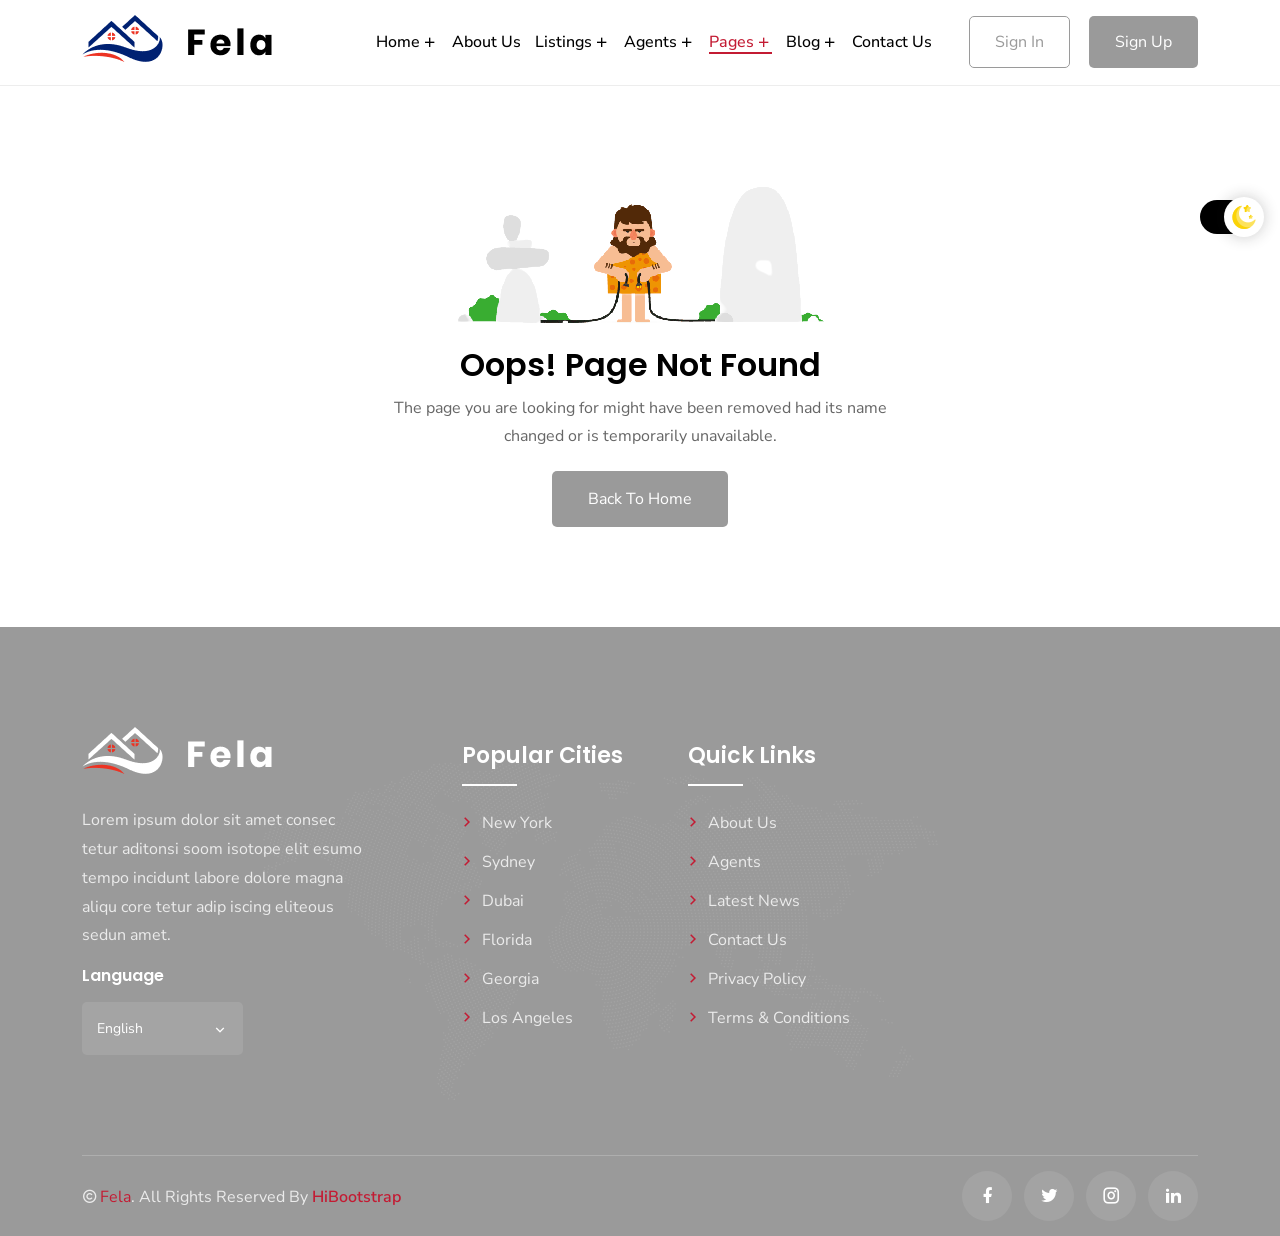
<file: error-404.html>
<!DOCTYPE html>
<html lang="zxx">
<head>

<meta charset="utf-8">
<meta name="viewport" content="width=device-width, initial-scale=1">

<link rel="stylesheet" href="assets/css/bootstrap.min.css">
<link rel="stylesheet" href="assets/css/flaticon.css">
<link rel="stylesheet" href="assets/css/remixicon.css">
<link rel="stylesheet" href="assets/css/owl.carousel.min.css">
<link rel="stylesheet" href="assets/css/fancybox.css">
<link rel="stylesheet" href="assets/css/jquery-ui-min.css">
<link rel="stylesheet" href="assets/css/odometer.min.css">
<link rel="stylesheet" href="assets/css/aos.css">
<link rel="stylesheet" href="assets/css/style.css">
<link rel="stylesheet" href="assets/css/responsive.css">
<link rel="stylesheet" href="assets/css/dark-theme.css">
<title>Fela - Apartments & House Renting HTML Template</title>
<link rel="icon" type="image/png" href="assets/img/favicon.png">
</head>
<body>

<div class="loader js-preloader">
<div></div>
<div></div>
<div></div>
</div>


<div class="switch-theme-mode">
<label id="switch" class="switch">
<input type="checkbox" onchange="toggleTheme()" id="slider">
<span class="slider round"></span>
</label>
</div>

<div class="page-wrapper">

<header class="header-wrap style1">
<div class="container">
<nav class="navbar navbar-expand-md navbar-light">
<a class="navbar-brand" href="index.html">
<img class="logo-light" src="assets/img/logo.png" alt="logo">
<img class="logo-dark" src="assets/img/logo-white.png" alt="logo">
</a>
<div class="collapse navbar-collapse main-menu-wrap" id="navbarSupportedContent">
<div class="menu-close d-lg-none">
<a href="javascript:void(0)"> <i class="ri-close-line"></i></a>
</div>
<ul class="navbar-nav ms-auto">
<li class="nav-item">
<a href="#" class="nav-link">
Home
<i class="ri-add-line"></i>
</a>
<ul class="dropdown-menu">
<li class="nav-item">
<a href="index.html" class="nav-link">Home One</a>
</li>
<li class="nav-item">
<a href="index-2.html" class="nav-link ">Home Two</a>
</li>
<li class="nav-item">
<a href="index-3.html" class="nav-link">Home Three</a>
</li>
</ul>
</li>
<li class="nav-item">
<a href="about.html" class="nav-link ">
About Us
</a>
</li>
<li class="nav-item">
<a href="#" class="nav-link">
Listings
<i class="ri-add-line"></i>
</a>
 <ul class="dropdown-menu">
<li class="nav-item">
<a href="listings-one.html" class="nav-link">Listing Style One
</a>
</li>
<li class="nav-item">
<a href="listings-two.html" class="nav-link">Listing Style Two
</a>
</li>
<li class="nav-item">
<a href="listing-details.html" class="nav-link">Single Listings</a>
</li>
</ul>
</li>
<li class="nav-item">
<a href="#" class="nav-link">
Agents
<i class="ri-add-line"></i>
</a>
<ul class="dropdown-menu">
<li class="nav-item">
<a href="agents.html" class="nav-link">Agent List</a>
</li>
<li class="nav-item">
<a href="agent-details.html" class="nav-link">Agent Details</a>
</li>
</ul>
</li>
<li class="nav-item">
<a href="#" class="nav-link active">
Pages
<i class="ri-add-line"></i>
</a>
<ul class="dropdown-menu">
<li class="nav-item">
<a href="how-it-works.html" class="nav-link">How It Works</a>
</li>
<li class="nav-item">
<a href="faq.html" class="nav-link">FAQ</a>
</li>
<li class="nav-item">
<a href="testimonials.html" class="nav-link">Testimonials</a>
</li>
<li class="nav-item">
<a href="terms-of-service.html" class="nav-link">Terms of Service</a>
</li>
<li class="nav-item">
<a href="privacy-policy.html" class="nav-link active">Privacy Policy</a>
</li>
<li class="nav-item">
<a href="error-404.html" class="nav-link">404 Error Page</a>
</li>
</ul>
</li>
<li class="nav-item">
<a href="#" class="nav-link">
Blog
<i class="ri-add-line"></i>
</a>
<ul class="dropdown-menu">
<li class="nav-item">
<a href="blog.html" class="nav-link">
Blog
</a>
</li>
<li class="nav-item">
<a href="#" class="nav-link">
Single Blog
<i class="ri-add-line"></i>
</a>
<ul class="dropdown-menu">
<li class="nav-item">
<a href="blog-details-no-sidebar.html" class="nav-link">Blog Details No Sidebar</a>
</li>
<li class="nav-item">
<a href="blog-details-left-sidebar.html" class="nav-link">Blog Details Left Sidebar</a>
</li>
<li class="nav-item">
<a href="blog-details-right-sidebar.html" class="nav-link">Blog Details Right Sidebar</a>
</li>
</ul>
</li>
</ul>
</li>
<li class="nav-item">
<a href="contact.html" class="nav-link">Contact Us</a>
</li>
<li class="nav-item d-lg-none">
<button type="button" class="btn style3" data-bs-toggle="modal" data-bs-target="#signIn">Sign In</button>
</li>
<li class="nav-item d-lg-none">
<button type="button" class="btn style1" data-bs-toggle="modal" data-bs-target="#signUp">Sign Up</button>
</li>
</ul>
<div class="others-options  md-none">
<div class="header-btn">
<button type="button" class="btn style3" data-bs-toggle="modal" data-bs-target="#signIn">Sign In</button>
<button type="button" class="btn style1" data-bs-toggle="modal" data-bs-target="#signUp">Sign Up</button>
</div>
</div>
</div>
</nav>
<div class="mobile-bar-wrap">
<div class="mobile-menu d-lg-none">
<a href="javascript:void(0)"><i class="ri-menu-line"></i></a>
</div>
</div>
</div>
</header>


<div class="content-wrapper">

<div class="error-wrap ptb-100">
<div class="container">
<div class="row">
<div class="col-lg-8 offset-lg-2">
<div class="error-content">
<img src="assets/img/404.png" alt="Iamge">
<h2>Oops! Page Not Found</h2>
<p>The page you are looking for might have been removed had its name changed or is temporarily unavailable.</p>
<a href="index.html" class="btn style1">Back To Home</a>
</div>
</div>
</div>
</div>
</div>

</div>


<footer class="footer-wrap style2 pt-100">
<img src="assets/img/footer-map.png" alt="IMage" class="footer-shape-one">
<div class="footer-top">
<div class="container">
<div class="row pb-75">
<div class="col-xl-4 col-lg-6 col-md-6 col-sm-6 pe-xl-5">
<div class="footer-widget">
<a href="index.html" class="footer-logo">
<img src="assets/img/logo-white.png" alt="Image">
</a>
<p class="comp-desc">
Lorem ipsum dolor sit amet consec tetur aditonsi soom isotope elit esumo tempo incidunt labore dolore magna aliqu core tetur adip iscing eliteous sedun amet.
</p>
<h6>Language</h6>
<div class="select-lang">
<div class="navbar-option-item navbar-language dropdown language-option">
<button class="dropdown-toggle" type="button" data-bs-toggle="dropdown" aria-haspopup="true" aria-expanded="false">
<span class="lang-name"></span>
</button>
<div class="dropdown-menu language-dropdown-menu">
<a class="dropdown-item" href="#">
<img src="assets/img/uk.png" alt="flag">
English
</a>
<a class="dropdown-item" href="#">
<img src="assets/img/china.png" alt="flag">
简体中文
</a>
<a class="dropdown-item" href="#">
<img src="assets/img/uae.png" alt="flag">
العربيّة
</a>
</div>
</div>
</div>
</div>
</div>
<div class="col-xl-2 col-lg-6 col-md-6 col-sm-6">
<div class="footer-widget">
<h3 class="footer-widget-title">Popular Cities</h3>
<ul class="footer-menu list-style">
<li>
<a href="listings-one.html" target="_blank">
<i class="ri-arrow-right-s-line"></i>
New York
</a>
</li>
<li>
<a href="listings-one.html" target="_blank">
<i class="ri-arrow-right-s-line"></i>
Sydney
</a>
</li>
<li>
<a href="listings-one.html" target="_blank">
<i class="ri-arrow-right-s-line"></i>
Dubai
</a>
</li>
<li>
 <a href="listings-one.html" target="_blank">
<i class="ri-arrow-right-s-line"></i>
Florida
</a>
</li>
<li>
<a href="listings-one.html" target="_blank">
<i class="ri-arrow-right-s-line"></i>
Georgia
</a>
</li>
<li>
<a href="listings-one.html" target="_blank">
<i class="ri-arrow-right-s-line"></i>
Los Angeles
</a>
</li>
</ul>
</div>
</div>
<div class="col-xl-3 col-lg-6 col-md-6 col-sm-6 ps-xl-5">
<div class="footer-widget">
<h3 class="footer-widget-title">Quick Links</h3>
<ul class="footer-menu list-style">
<li>
<a href="about.html" target="_blank">
<i class="ri-arrow-right-s-line"></i>
About Us
</a>
</li>
<li>
<a href="agents.html" target="_blank">
<i class="ri-arrow-right-s-line"></i>
Agents
</a>
</li>
<li>
<a href="blog.html" target="_blank">
<i class="ri-arrow-right-s-line"></i>
Latest News
</a>
</li>
<li>
<a href="contact.html" target="_blank">
<i class="ri-arrow-right-s-line"></i>
Contact Us
</a>
</li>
<li>
<a href="privacy-policy.html" target="_blank">
<i class="ri-arrow-right-s-line"></i>
Privacy Policy
</a>
</li>
<li>
<a href="terms-of-service.html" target="_blank">
<i class="ri-arrow-right-s-line"></i>
Terms &amp; Conditions
</a>
</li>
</ul>
</div>
</div>
<div class="col-xl-3 col-lg-6 col-md-6 col-sm-6">
<div class="footer-widget">
<div class="comp-map">
<iframe src="https://www.google.com/maps/embed?pb=!1m18!1m12!1m3!1d3151.8385385572983!2d144.95358331584498!3d-37.81725074201705!2m3!1f0!2f0!3f0!3m2!1i1024!2i768!4f13.1!3m3!1m2!1s0x6ad65d4dd5a05d97%3A0x3e64f855a564844d!2s121%20King%20St%2C%20Melbourne%20VIC%203000%2C%20Australia!5e0!3m2!1sen!2sbd!4v1612419490850!5m2!1sen!2sbd">
                                        </iframe>
</div>
</div>
</div>
</div>
</div>
</div>
<div class="container">
<div class="footer-bottom">
<div class="row align-items-center">
<div class="col-md-6">
<p class="copyright-text">
<i class="ri-copyright-line"></i><span>Fela</span>. All Rights Reserved By <a href="https://hibootstrap.com/" target="_blank">HiBootstrap</a>
</p>
</div>
<div class="col-md-6">
<ul class="social-profile list-style style1">
<li>
<a target="_blank" href="https://facebook.com">
<i class="ri-facebook-fill"></i>
</a>
</li>
<li>
<a target="_blank" href="https://twitter.com">
<i class="ri-twitter-fill"></i>
</a>
</li>
<li>
<a target="_blank" href="https://instagram.com">
<i class="ri-instagram-line"></i>
</a>
</li>
<li>
<a target="_blank" href="https://linkedin.com">
<i class="ri-linkedin-fill"></i>
</a>
</li>
</ul>
</div>
</div>
</div>
</div>
</footer>

</div>


<a href="javascript:void(0)" class="back-to-top bounce"><i class="ri-arrow-up-s-line"></i></a>


<div class="modal fade" id="signIn" tabindex="-1" role="dialog">
<div class="modal-dialog modal-dialog-centered modal-lg" role="document">
<div class="modal-content">
<div class="modal-header border-0">
<button type="button" class="btn-close" data-bs-dismiss="modal" aria-label="Close">
<i class="ri-close-line"></i>
</button>
</div>
<div class="modal-body">
<div class="row align-items-center gx-5">
<div class="col-md-6">
<div class="login-bg bg-f">
</div>
</div>
<div class="col-md-6">
<div class="login-content">
<h2>Sign In</h2>
<form class="user-form" action="#">
<div class="row">
<div class="col-lg-12">
<div class="form-group">
 <input id="text" name="username" type="text" placeholder="Username" required>
</div>
</div>
<div class="col-lg-12">
<div class="form-group">
<input id="pwd" name="pwd" type="password" placeholder="Password" required>
</div>
</div>
<div class="col-lg-12">
<div class="form-group">
<button class="btn style1">
Login Now
</button>
</div>
</div>
<div class="col-12">
<p class="text-center mb-10">Or</p>
</div>
<div class="col-12">
<div class="form-group">
<button type="button" class="btn fb">SignIn With Facebook <span><i class="ri-facebook-fill"></i></span></button>
</div>
</div>
<div class="col-12">
<div class="form-group">
<button type="button" class="btn linkedin">SignIn With Linkedin <span><i class="ri-linkedin-fill"></i></span></button>
</div>
</div>
<div class="col-12">
<div class="form-group mb-0">
<button type="button" class="btn twitter">SignIn With Twitter <span><i class="ri-twitter-fill"></i></span></button>
</div>
</div>
</div>
</form>
</div>
</div>
</div>
</div>
</div>
</div>
</div>

<div class="modal fade" id="signUp" tabindex="-1" role="dialog">
<div class="modal-dialog modal-dialog-centered modal-lg" role="document">
<div class="modal-content">
<div class="modal-header border-0">
<button type="button" class="btn-close" data-bs-dismiss="modal" aria-label="Close">
<i class="ri-close-line"></i>
</button>
</div>
<div class="modal-body">
<div class="row align-items-center gx-5">
<div class="col-md-6">
<div class="login-bg bg-f">
</div>
</div>
<div class="col-md-6">
<div class="login-content">
<h2>Sign Up</h2>
<p>Please fill the form to create an account</p>
<form class="user-form" action="#">
<div class="row">
<div class="col-lg-12">
<div class="form-group">
<input id="fname" name="fname" type="text" placeholder="Full Name" required>
</div>
</div>
<div class="col-lg-12">
<div class="form-group">
<input id="email" name="email" type="email" placeholder="Email" required>
</div>
</div>
<div class="col-lg-12">
<div class="form-group">
<input id="pwd_4" name="pwd_4" type="password" placeholder="Password" required>
</div>
</div>
<div class="col-lg-12">
<div class="form-group">
<input id="pwd_3" name="pwd_3" placeholder="Confirm Password" type="password" required>
</div>
</div>
<div class="col-sm-12 col-12">
<div class="checkbox style3">
<input type="checkbox" id="test_1">
<label for="test_1">
I Agree with the <a class="link style1" href="terms-of-service.html">Terms &amp; conditions</a> &amp; <a class="link style1" href="privacy-policy.html">privacy policy</a>
</label>
</div>
</div>
<div class="col-lg-12">
<div class="form-group">
<button class="btn style1">
Register Now
</button>
</div>
</div>
</div>
</form>
</div>
</div>
</div>
</div>
</div>
</div>
</div>

<script src="assets/js/jquery.min.js"></script>
<script src="assets/js/bootstrap.bundle.min.js"></script>
<script src="assets/js/form-validator.min.js"></script>
<script src="assets/js/contact-form-script.js"></script>
<script src="assets/js/aos.js"></script>
<script src="assets/js/owl.carousel.min.js"></script>
<script src="assets/js/jquery-ui-min.js"></script>
<script src="assets/js/odometer.min.js"></script>
<script src="assets/js/fancybox.js"></script>
<script src="assets/js/jquery.appear.js"></script>
<script src="assets/js/tweenmax.min.js"></script>
<script src="assets/js/main.js"></script>
</body>
</html>
</file>
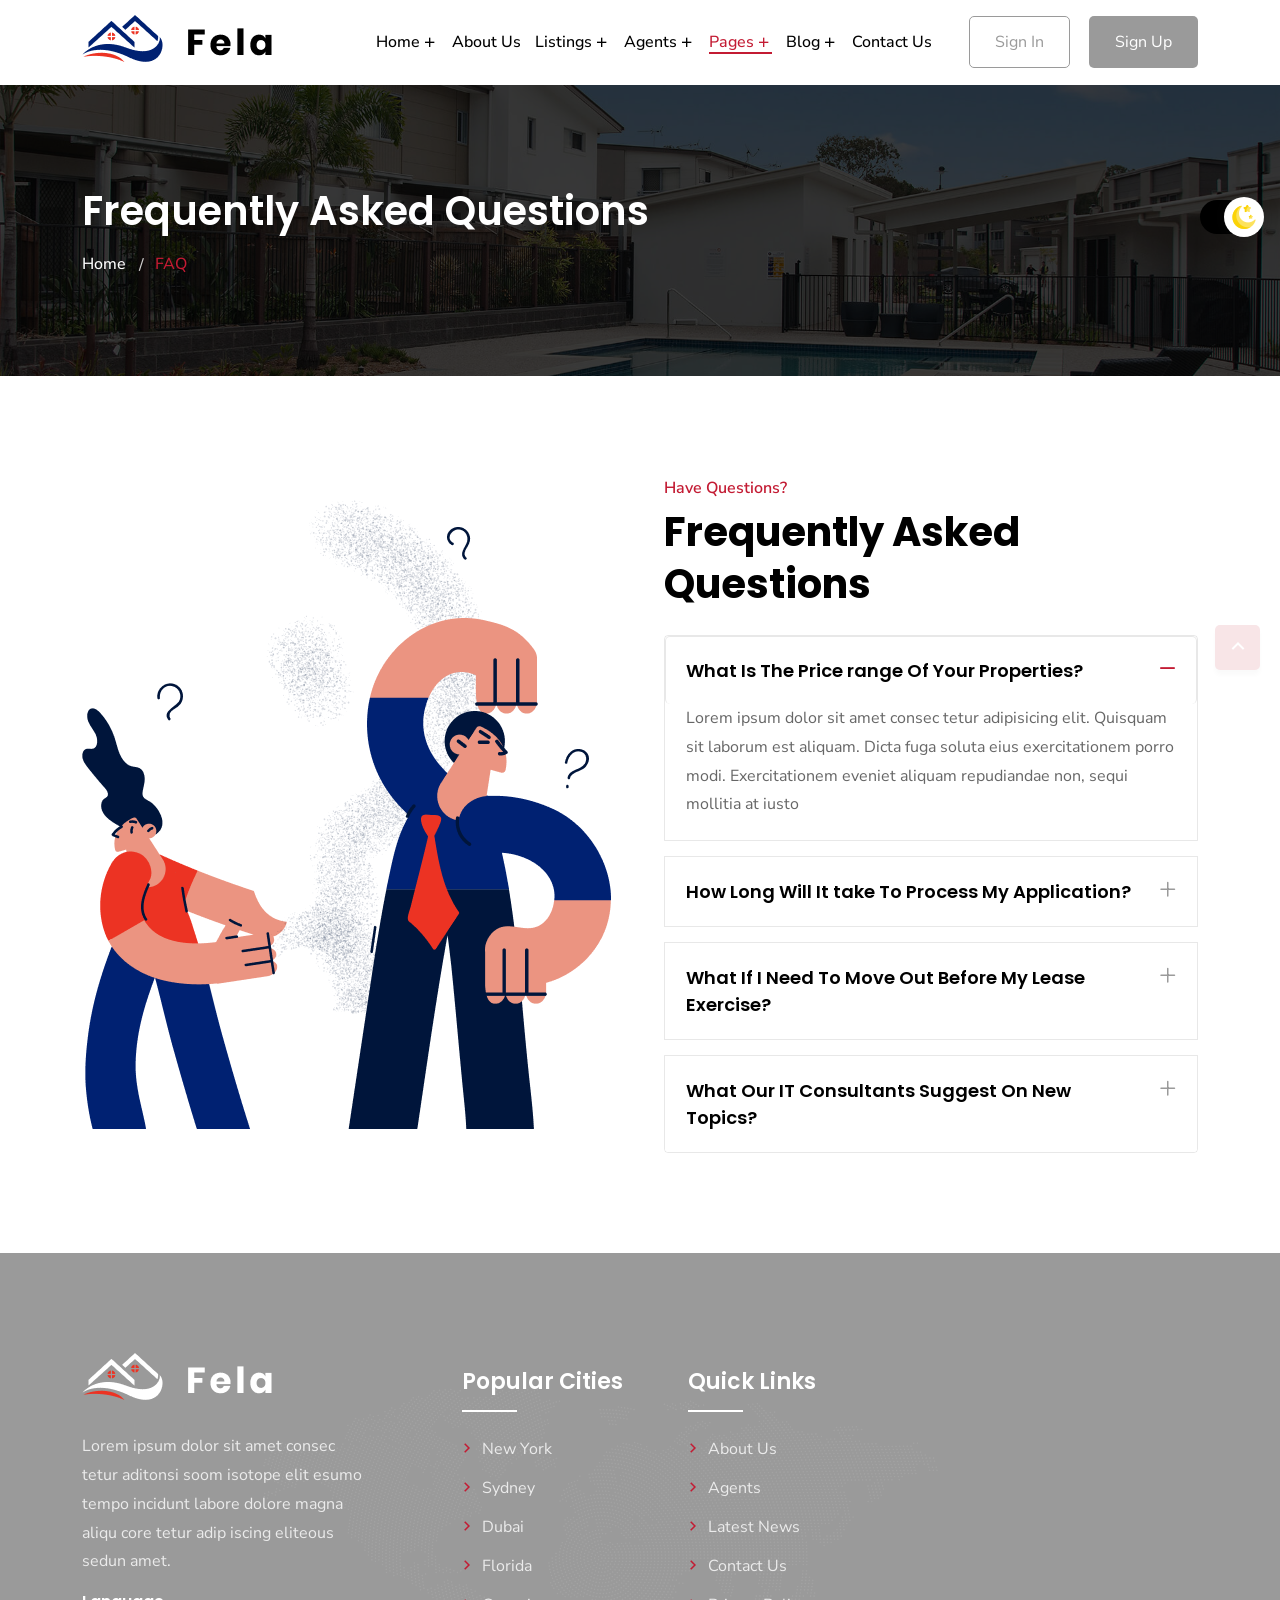
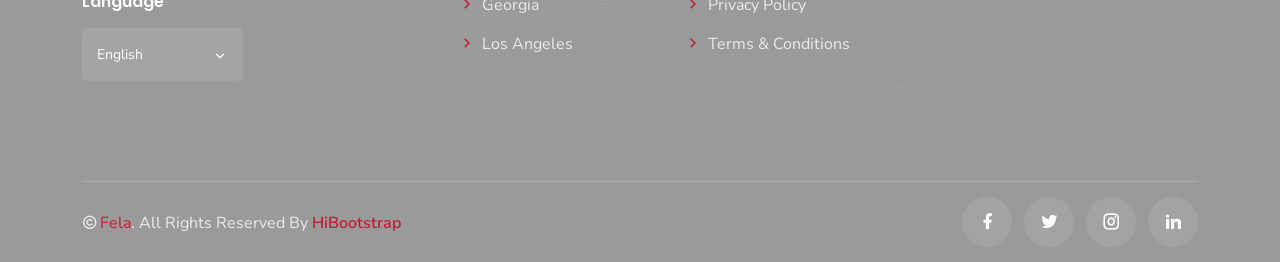
<file: faq.html>
<!DOCTYPE html>
<html lang="zxx">
<head>

<meta charset="utf-8">
<meta name="viewport" content="width=device-width, initial-scale=1">

<link rel="stylesheet" href="assets/css/bootstrap.min.css">
<link rel="stylesheet" href="assets/css/flaticon.css">
<link rel="stylesheet" href="assets/css/remixicon.css">
<link rel="stylesheet" href="assets/css/owl.carousel.min.css">
<link rel="stylesheet" href="assets/css/fancybox.css">
<link rel="stylesheet" href="assets/css/jquery-ui-min.css">
<link rel="stylesheet" href="assets/css/odometer.min.css">
<link rel="stylesheet" href="assets/css/aos.css">
<link rel="stylesheet" href="assets/css/style.css">
<link rel="stylesheet" href="assets/css/responsive.css">
<link rel="stylesheet" href="assets/css/dark-theme.css">
<title>Fela - Apartments & House Renting HTML Template</title>
<link rel="icon" type="image/png" href="assets/img/favicon.png">
</head>
<body>

<div class="loader js-preloader">
<div></div>
<div></div>
<div></div>
</div>


<div class="switch-theme-mode">
<label id="switch" class="switch">
<input type="checkbox" onchange="toggleTheme()" id="slider">
<span class="slider round"></span>
</label>
</div>

<div class="page-wrapper">

<header class="header-wrap style1">
<div class="container">
<nav class="navbar navbar-expand-md navbar-light">
<a class="navbar-brand" href="index.html">
<img class="logo-light" src="assets/img/logo.png" alt="logo">
<img class="logo-dark" src="assets/img/logo-white.png" alt="logo">
</a>
<div class="collapse navbar-collapse main-menu-wrap" id="navbarSupportedContent">
<div class="menu-close d-lg-none">
<a href="javascript:void(0)"> <i class="ri-close-line"></i></a>
</div>
<ul class="navbar-nav ms-auto">
<li class="nav-item">
<a href="#" class="nav-link">
Home
<i class="ri-add-line"></i>
</a>
<ul class="dropdown-menu">
<li class="nav-item">
<a href="index.html" class="nav-link">Home One</a>
</li>
<li class="nav-item">
<a href="index-2.html" class="nav-link ">Home Two</a>
</li>
<li class="nav-item">
<a href="index-3.html" class="nav-link">Home Three</a>
</li>
</ul>
</li>
<li class="nav-item">
<a href="about.html" class="nav-link ">
About Us
</a>
</li>
<li class="nav-item">
<a href="#" class="nav-link">
Listings
<i class="ri-add-line"></i>
</a>
 <ul class="dropdown-menu">
<li class="nav-item">
<a href="listings-one.html" class="nav-link">Listing Style One
</a>
</li>
<li class="nav-item">
<a href="listings-two.html" class="nav-link">Listing Style Two
</a>
</li>
<li class="nav-item">
<a href="listing-details.html" class="nav-link">Single Listings</a>
</li>
</ul>
</li>
<li class="nav-item">
<a href="#" class="nav-link">
Agents
<i class="ri-add-line"></i>
</a>
<ul class="dropdown-menu">
<li class="nav-item">
<a href="agents.html" class="nav-link">Agent List</a>
</li>
<li class="nav-item">
<a href="agent-details.html" class="nav-link">Agent Details</a>
</li>
</ul>
</li>
<li class="nav-item">
<a href="#" class="nav-link active">
Pages
<i class="ri-add-line"></i>
</a>
<ul class="dropdown-menu">
<li class="nav-item">
<a href="how-it-works.html" class="nav-link">How It Works</a>
</li>
<li class="nav-item">
<a href="faq.html" class="nav-link active">FAQ</a>
</li>
<li class="nav-item">
<a href="testimonials.html" class="nav-link">Testimonials</a>
</li>
<li class="nav-item">
<a href="terms-of-service.html" class="nav-link">Terms of Service</a>
</li>
<li class="nav-item">
<a href="privacy-policy.html" class="nav-link">Privacy Policy</a>
</li>
<li class="nav-item">
<a href="error-404.html" class="nav-link">404 Error Page</a>
</li>
</ul>
</li>
<li class="nav-item">
<a href="#" class="nav-link">
Blog
<i class="ri-add-line"></i>
</a>
<ul class="dropdown-menu">
<li class="nav-item">
<a href="blog.html" class="nav-link">
Blog
</a>
</li>
<li class="nav-item">
<a href="#" class="nav-link">
Single Blog
<i class="ri-add-line"></i>
</a>
<ul class="dropdown-menu">
<li class="nav-item">
<a href="blog-details-no-sidebar.html" class="nav-link">Blog Details No Sidebar</a>
</li>
<li class="nav-item">
<a href="blog-details-left-sidebar.html" class="nav-link">Blog Details Left Sidebar</a>
</li>
<li class="nav-item">
<a href="blog-details-right-sidebar.html" class="nav-link">Blog Details Right Sidebar</a>
</li>
</ul>
</li>
</ul>
</li>
<li class="nav-item">
<a href="contact.html" class="nav-link">Contact Us</a>
</li>
<li class="nav-item d-lg-none">
<button type="button" class="btn style3" data-bs-toggle="modal" data-bs-target="#signIn">Sign In</button>
</li>
<li class="nav-item d-lg-none">
<button type="button" class="btn style1" data-bs-toggle="modal" data-bs-target="#signUp">Sign Up</button>
</li>
</ul>
<div class="others-options  md-none">
<div class="header-btn">
<button type="button" class="btn style3" data-bs-toggle="modal" data-bs-target="#signIn">Sign In</button>
<button type="button" class="btn style1" data-bs-toggle="modal" data-bs-target="#signUp">Sign Up</button>
</div>
</div>
</div>
</nav>
<div class="mobile-bar-wrap">
<div class="mobile-menu d-lg-none">
<a href="javascript:void(0)"><i class="ri-menu-line"></i></a>
</div>
</div>
</div>
</header>


<div class="content-wrapper">

<div class="breadcrumb-wrap bg-f br-1">
<div class="container">
<div class="breadcrumb-title">
<h2>Frequently Asked Questions</h2>
<ul class="breadcrumb-menu list-style">
<li><a href="index.html">Home </a></li>
<li>FAQ</li>
</ul>
</div>
</div>
</div>


<section class="faq-wrap style4  ptb-100">
<div class="container">
<div class="row gx-5 align-items-center">
<div class="col-lg-6">
<div class="faq-img-wrap">
<img src="assets/img/faq-img-1.png" alt="Image">
</div>
</div>
 <div class="col-lg-6">
<div class="faq-content">
<div class="content-title style1">
<span>Have Questions?</span>
<h2>Frequently Asked Questions</h2>
</div>
<div class="accordion" id="accordionExample">
<div class="accordion-item">
<h2 class="accordion-header" id="headingOne">
<button class="accordion-button" type="button" data-bs-toggle="collapse" data-bs-target="#collapseOne" aria-expanded="true" aria-controls="collapseOne">
<span>
<i class="flaticon-plus plus"></i>
<i class="flaticon-minus-sign minus"></i>
</span>
What Is The Price range Of Your Properties?
</button>
</h2>
<div id="collapseOne" class="accordion-collapse collapse show" aria-labelledby="headingOne" data-bs-parent="#accordionExample">
<div class="accordion-body">
<div class="single-product-text">
<p>Lorem ipsum dolor sit amet consec tetur adipisicing elit. Quisquam sit laborum est aliquam. Dicta fuga soluta eius exercitationem porro modi. Exercitationem eveniet aliquam repudiandae non, sequi mollitia at iusto</p>
</div>
</div>
</div>
</div>
<div class="accordion-item">
<h2 class="accordion-header" id="headingTwo">
<button class="accordion-button collapsed" type="button" data-bs-toggle="collapse" data-bs-target="#collapseTwo" aria-expanded="false" aria-controls="collapseTwo">
<span>
<i class="flaticon-plus plus"></i>
<i class="flaticon-minus-sign minus"></i>
</span>
How Long Will It take To Process My Application?
</button>
</h2>
<div id="collapseTwo" class="accordion-collapse collapse " aria-labelledby="headingTwo" data-bs-parent="#accordionExample">
<div class="accordion-body">
<p>Lorem ipsum dolor sit amet consec tetur adipisicing elit. Quisquam sit laborum est aliquam. Dicta fuga soluta eius exercitationem porro modi. Exercitationem eveniet aliquam repudiandae non, sequi mollitia at iusto</p>
</div>
</div>
</div>
<div class="accordion-item">
 <h2 class="accordion-header" id="headingThree">
<button class="accordion-button collapsed" type="button" data-bs-toggle="collapse" data-bs-target="#collapseThree" aria-expanded="false" aria-controls="collapseThree">
<span>
<i class="flaticon-plus plus"></i>
<i class="flaticon-minus-sign minus"></i>
</span>
What If I Need To Move Out Before My Lease Exercise?
</button>
</h2>
<div id="collapseThree" class="accordion-collapse collapse" aria-labelledby="headingThree" data-bs-parent="#accordionExample">
<div class="accordion-body">
<p>Lorem ipsum dolor sit amet consec tetur adipisicing elit. Quisquam sit laborum est aliquam. Dicta fuga soluta eius exercitationem porro modi. Exercitationem eveniet aliquam repudiandae non, sequi mollitia at iusto</p>
</div>
</div>
</div>
<div class="accordion-item">
<h2 class="accordion-header" id="headingfour">
<button class="accordion-button collapsed" type="button" data-bs-toggle="collapse" data-bs-target="#collapsefour" aria-expanded="true" aria-controls="collapsefour">
<span>
<i class="flaticon-plus plus"></i>
<i class="flaticon-minus-sign minus"></i>
</span>
What Our IT Consultants Suggest On New Topics?
</button>
</h2>
<div id="collapsefour" class="accordion-collapse collapse " aria-labelledby="headingfour" data-bs-parent="#accordionExample">
<div class="accordion-body">
<div class="single-product-text">
<p>Lorem ipsum dolor sit amet consec tetur adipisicing elit. Quisquam sit laborum est aliquam. Dicta fuga soluta eius exercitationem porro modi. Exercitationem eveniet aliquam repudiandae non, sequi mollitia at iusto</p>
</div>
</div>
</div>
</div>
</div>
</div>
</div>
</div>
</div>
</section>

</div>


<footer class="footer-wrap style2 pt-100">
<img src="assets/img/footer-map.png" alt="IMage" class="footer-shape-one">
<div class="footer-top">
<div class="container">
<div class="row pb-75">
<div class="col-xl-4 col-lg-6 col-md-6 col-sm-6 pe-xl-5">
<div class="footer-widget">
<a href="index.html" class="footer-logo">
<img src="assets/img/logo-white.png" alt="Image">
</a>
<p class="comp-desc">
Lorem ipsum dolor sit amet consec tetur aditonsi soom isotope elit esumo tempo incidunt labore dolore magna aliqu core tetur adip iscing eliteous sedun amet.
</p>
<h6>Language</h6>
<div class="select-lang">
<div class="navbar-option-item navbar-language dropdown language-option">
<button class="dropdown-toggle" type="button" data-bs-toggle="dropdown" aria-haspopup="true" aria-expanded="false">
<span class="lang-name"></span>
</button>
<div class="dropdown-menu language-dropdown-menu">
<a class="dropdown-item" href="#">
<img src="assets/img/uk.png" alt="flag">
English
</a>
<a class="dropdown-item" href="#">
<img src="assets/img/china.png" alt="flag">
简体中文
</a>
<a class="dropdown-item" href="#">
<img src="assets/img/uae.png" alt="flag">
العربيّة
</a>
</div>
</div>
</div>
</div>
</div>
<div class="col-xl-2 col-lg-6 col-md-6 col-sm-6">
<div class="footer-widget">
<h3 class="footer-widget-title">Popular Cities</h3>
<ul class="footer-menu list-style">
<li>
<a href="listings-one.html" target="_blank">
<i class="ri-arrow-right-s-line"></i>
New York
</a>
</li>
<li>
<a href="listings-one.html" target="_blank">
<i class="ri-arrow-right-s-line"></i>
Sydney
</a>
</li>
<li>
<a href="listings-one.html" target="_blank">
<i class="ri-arrow-right-s-line"></i>
Dubai
</a>
</li>
<li>
<a href="listings-one.html" target="_blank">
<i class="ri-arrow-right-s-line"></i>
 Florida
</a>
</li>
<li>
<a href="listings-one.html" target="_blank">
<i class="ri-arrow-right-s-line"></i>
Georgia
</a>
</li>
<li>
<a href="listings-one.html" target="_blank">
<i class="ri-arrow-right-s-line"></i>
Los Angeles
</a>
</li>
</ul>
</div>
</div>
<div class="col-xl-3 col-lg-6 col-md-6 col-sm-6 ps-xl-5">
<div class="footer-widget">
<h3 class="footer-widget-title">Quick Links</h3>
<ul class="footer-menu list-style">
<li>
<a href="about.html" target="_blank">
<i class="ri-arrow-right-s-line"></i>
About Us
</a>
</li>
<li>
<a href="agents.html" target="_blank">
<i class="ri-arrow-right-s-line"></i>
Agents
</a>
</li>
<li>
<a href="blog.html" target="_blank">
<i class="ri-arrow-right-s-line"></i>
Latest News
</a>
</li>
<li>
<a href="contact.html" target="_blank">
<i class="ri-arrow-right-s-line"></i>
Contact Us
</a>
</li>
<li>
<a href="privacy-policy.html" target="_blank">
<i class="ri-arrow-right-s-line"></i>
Privacy Policy
</a>
</li>
<li>
<a href="terms-of-service.html" target="_blank">
<i class="ri-arrow-right-s-line"></i>
Terms &amp; Conditions
</a>
</li>
</ul>
</div>
</div>
<div class="col-xl-3 col-lg-6 col-md-6 col-sm-6">
<div class="footer-widget">
<div class="comp-map">
<iframe src="https://www.google.com/maps/embed?pb=!1m18!1m12!1m3!1d3151.8385385572983!2d144.95358331584498!3d-37.81725074201705!2m3!1f0!2f0!3f0!3m2!1i1024!2i768!4f13.1!3m3!1m2!1s0x6ad65d4dd5a05d97%3A0x3e64f855a564844d!2s121%20King%20St%2C%20Melbourne%20VIC%203000%2C%20Australia!5e0!3m2!1sen!2sbd!4v1612419490850!5m2!1sen!2sbd">
                                        </iframe>
</div>
</div>
</div>
</div>
</div>
</div>
<div class="container">
<div class="footer-bottom">
<div class="row align-items-center">
<div class="col-md-6">
<p class="copyright-text">
<i class="ri-copyright-line"></i><span>Fela</span>. All Rights Reserved By <a href="https://hibootstrap.com/" target="_blank">HiBootstrap</a>
</p>
</div>
<div class="col-md-6">
<ul class="social-profile list-style style1">
<li>
<a target="_blank" href="https://facebook.com">
<i class="ri-facebook-fill"></i>
</a>
</li>
<li>
<a target="_blank" href="https://twitter.com">
<i class="ri-twitter-fill"></i>
</a>
</li>
<li>
<a target="_blank" href="https://instagram.com">
<i class="ri-instagram-line"></i>
</a>
</li>
<li>
<a target="_blank" href="https://linkedin.com">
<i class="ri-linkedin-fill"></i>
</a>
</li>
</ul>
</div>
</div>
</div>
</div>
</footer>

</div>


<a href="javascript:void(0)" class="back-to-top bounce"><i class="ri-arrow-up-s-line"></i></a>


<div class="modal fade" id="signIn" tabindex="-1" role="dialog">
<div class="modal-dialog modal-dialog-centered modal-lg" role="document">
<div class="modal-content">
<div class="modal-header border-0">
<button type="button" class="btn-close" data-bs-dismiss="modal" aria-label="Close">
<i class="ri-close-line"></i>
</button>
</div>
<div class="modal-body">
<div class="row align-items-center gx-5">
<div class="col-md-6">
<div class="login-bg bg-f">
</div>
</div>
<div class="col-md-6">
<div class="login-content">
<h2>Sign In</h2>
<form class="user-form" action="#">
<div class="row">
<div class="col-lg-12">
<div class="form-group">
<input id="text" name="username" type="text" placeholder="Username" required>
 </div>
</div>
<div class="col-lg-12">
<div class="form-group">
<input id="pwd" name="pwd" type="password" placeholder="Password" required>
</div>
</div>
<div class="col-lg-12">
<div class="form-group">
<button class="btn style1">
Login Now
</button>
</div>
</div>
<div class="col-12">
<p class="text-center mb-10">Or</p>
</div>
<div class="col-12">
<div class="form-group">
<button type="button" class="btn fb">SignIn With Facebook <span><i class="ri-facebook-fill"></i></span></button>
</div>
</div>
<div class="col-12">
<div class="form-group">
<button type="button" class="btn linkedin">SignIn With Linkedin <span><i class="ri-linkedin-fill"></i></span></button>
</div>
</div>
<div class="col-12">
<div class="form-group mb-0">
<button type="button" class="btn twitter">SignIn With Twitter <span><i class="ri-twitter-fill"></i></span></button>
</div>
</div>
</div>
</form>
</div>
</div>
</div>
</div>
</div>
</div>
</div>

<div class="modal fade" id="signUp" tabindex="-1" role="dialog">
<div class="modal-dialog modal-dialog-centered modal-lg" role="document">
<div class="modal-content">
<div class="modal-header border-0">
<button type="button" class="btn-close" data-bs-dismiss="modal" aria-label="Close">
<i class="ri-close-line"></i>
</button>
</div>
<div class="modal-body">
<div class="row align-items-center gx-5">
<div class="col-md-6">
<div class="login-bg bg-f">
</div>
</div>
<div class="col-md-6">
<div class="login-content">
<h2>Sign Up</h2>
<p>Please fill the form to create an account</p>
<form class="user-form" action="#">
<div class="row">
<div class="col-lg-12">
<div class="form-group">
<input id="fname" name="fname" type="text" placeholder="Full Name" required>
 </div>
</div>
<div class="col-lg-12">
<div class="form-group">
<input id="email" name="email" type="email" placeholder="Email" required>
</div>
</div>
<div class="col-lg-12">
<div class="form-group">
<input id="pwd_4" name="pwd_4" type="password" placeholder="Password" required>
</div>
</div>
<div class="col-lg-12">
<div class="form-group">
<input id="pwd_3" name="pwd_3" placeholder="Confirm Password" type="password" required>
</div>
</div>
<div class="col-sm-12 col-12">
<div class="checkbox style3">
<input type="checkbox" id="test_1">
<label for="test_1">
I Agree with the <a class="link style1" href="terms-of-service.html">Terms &amp; conditions</a> &amp; <a class="link style1" href="privacy-policy.html">privacy policy</a>
</label>
</div>
</div>
<div class="col-lg-12">
<div class="form-group">
<button class="btn style1">
Register Now
</button>
</div>
</div>
</div>
</form>
</div>
</div>
</div>
</div>
</div>
</div>
</div>

<script src="assets/js/jquery.min.js"></script>
<script src="assets/js/bootstrap.bundle.min.js"></script>
<script src="assets/js/form-validator.min.js"></script>
<script src="assets/js/contact-form-script.js"></script>
<script src="assets/js/aos.js"></script>
<script src="assets/js/owl.carousel.min.js"></script>
<script src="assets/js/jquery-ui-min.js"></script>
<script src="assets/js/odometer.min.js"></script>
<script src="assets/js/fancybox.js"></script>
<script src="assets/js/jquery.appear.js"></script>
<script src="assets/js/tweenmax.min.js"></script>
<script src="assets/js/main.js"></script>
</body>
</html>
</file>
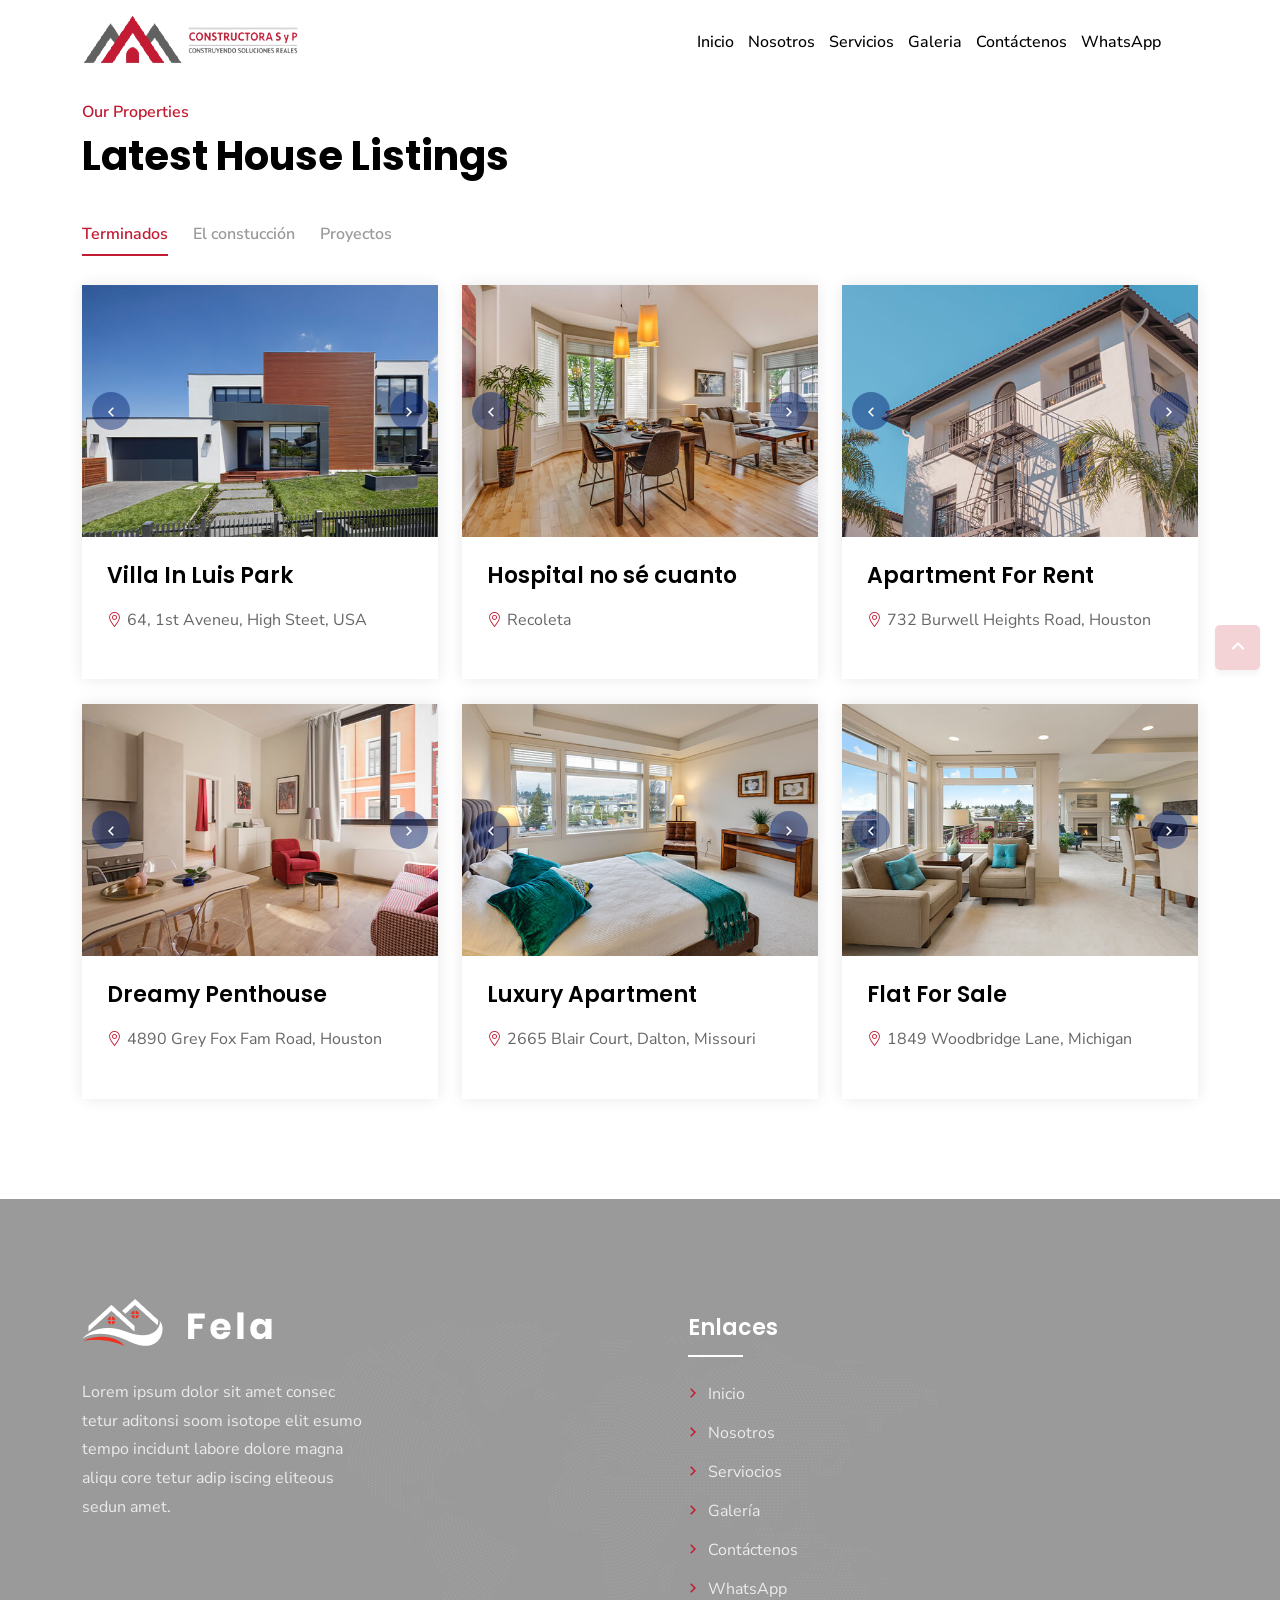
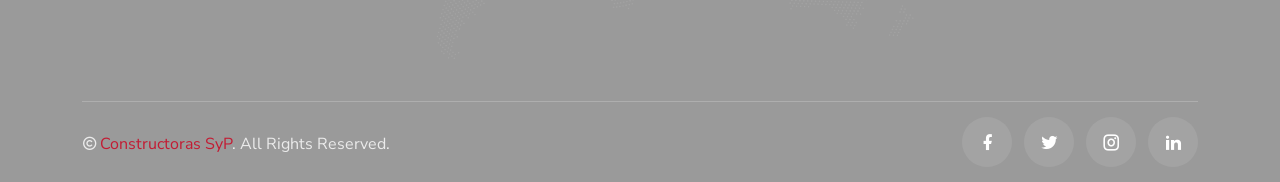
<file: galeria.html>
<!DOCTYPE html>
<html lang="zxx">
<head>

	<meta charset="utf-8">
	<meta name="viewport" content="width=device-width, initial-scale=1">

	<link rel="stylesheet" href="assets/css/bootstrap.min.css">
	<link rel="stylesheet" href="assets/css/flaticon.css">
	<link rel="stylesheet" href="assets/css/remixicon.css">
	<link rel="stylesheet" href="assets/css/owl.carousel.min.css">
	<link rel="stylesheet" href="assets/css/fancybox.css">
	<link rel="stylesheet" href="assets/css/jquery-ui-min.css">
	<link rel="stylesheet" href="assets/css/odometer.min.css">
	<link rel="stylesheet" href="assets/css/aos.css">
	<link rel="stylesheet" href="assets/css/style.css">
	<link rel="stylesheet" href="assets/css/responsive.css">
	<link rel="stylesheet" href="assets/css/dark-theme.css">
	<title>Constructora S&amp;P</title>
	<link rel="icon" type="image/png" href="assets/img/favicon.png">
</head>
<body>

<div class="loader js-preloader">
	<div></div>
	<div></div>
	<div></div>
</div>


<div class="page-wrapper">

<header class="header-wrap style1">
	<div class="container">
		<nav class="navbar navbar-expand-md navbar-light">
			<a class="navbar-brand" href="index.html">
				<img class="logo-light" src="assets/img/SYP_long.png" alt="logo">
				<img class="logo-dark" src="assets/img/logo-white.png" alt="logo">
			</a>
			<div class="collapse navbar-collapse main-menu-wrap" id="navbarSupportedContent">
				<div class="menu-close d-lg-none">
					<a href="javascript:void(0)"> <i class="ri-close-line"></i></a>
				</div>
				<ul class="navbar-nav ms-auto">
					<li class="nav-item">
						<a href="index.html" class="nav-link">
							Inicio
						</a>
					</li>
					<li class="nav-item">
						<a href="index.html" class="nav-link">
							Nosotros
						</a>
					</li>
					<li class="nav-item">
						<a href="index.html" class="nav-link">
							Servicios
						</a>
					</li>
					<li class="nav-item">
						<a href="index.html" class="nav-link">
							Galeria
						</a>
					</li>
					<li class="nav-item">
						<a href="index.html" class="nav-link">
							Contáctenos
						</a>
					</li>
					<li class="nav-item">
						<a href="index.html" class="nav-link">
							WhatsApp
						</a>
					</li>
				</ul>

			</div>
		</nav>
		<div class="mobile-bar-wrap">
			<div class="mobile-menu d-lg-none">
				<a href="javascript:void(0)"><i class="ri-menu-line"></i></a>
			</div>
		</div>
	</div>
    


</header>

<!--Fotos-->


<section class="property-wrap pt-100 pb-75">
    <div class="container">
        <div class="row section-title style1 mb-40  align-items-end">
            <div class="col-md-8">
                <span>Our Properties</span>
                <h2>Latest House Listings</h2>
            </div>
        </div>
        <ul class="nav nav-tabs property-tablist" role="tablist">
            <li class="nav-item">
                <button class="nav-link active" data-bs-toggle="tab" data-bs-target="#tab_1" type="button" role="tab">Terminados</button>
            </li>
            <li class="nav-item">
                <button class="nav-link" data-bs-toggle="tab" data-bs-target="#tab_2" type="button" role="tab">El constucción</button>
            </li>
            <li class="nav-item">
                <button class="nav-link" data-bs-toggle="tab" data-bs-target="#tab_3" type="button" role="tab">Proyectos</button>
            </li>
        </ul>
        <div class="tab-content hw-tab-content">
            <div class="tab-pane fade show active" id="tab_1" role="tabpanel">
                <div class="row">
                    <div class="col-xl-4 col-lg-6 col-md-6">
                        <div class="property-card style2">
                            <div class="property-img-slider owl-carousel">
                                <img src="assets/img/property/property-10.jpg" alt="Image">
                                <img src="assets/img/property/property-1.jpg" alt="Image">
                                <img src="assets/img/property/property-11.jpg" alt="Image">
                            </div>
                            <div class="property-info">
                                <h3><a href="listing-details.html">Villa In Luis Park</a></h3>
                                <p><i class="flaticon-location"></i>64, 1st Aveneu, High Steet, USA</p>
                            </div>
                        </div>
                    </div>
                    <div class="col-xl-4 col-lg-6 col-md-6">
                        <div class="property-card style2">
                            <div class="property-img-slider owl-carousel">
                                <img src="assets/img/property/property-2.jpg" alt="Image">
                                <img src="assets/img/property/property-7.jpg" alt="Image">
                                <img src="assets/img/property/property-8.jpg" alt="Image">
								<img src="assets/img/proyectos/proyecto 1/unnamed.jpg" alt="Image">
								<a href="assets/img/proyectos/proyecto 1/unnamed (1).jpg" target="_blank">
									<img src="assets/img/proyectos/proyecto 1/unnamed (1).jpg" alt="Image">
								</a>
								<img src="assets/img/proyectos/proyecto 1/unnamed (2).jpg" alt="Image">
                            </div>
                            <div class="property-info">
                                <h3><a href="listing-details.html">Hospital no sé cuanto</a></h3>
                                <p><i class="flaticon-location"></i>Recoleta</p>
                            </div>
                        </div>
                    </div>
                    <div class="col-xl-4 col-lg-6 col-md-6">
                        <div class="property-card style2">
                            <div class="property-img-slider owl-carousel">
                                <img src="assets/img/property/property-3.jpg" alt="Image">
                                <img src="assets/img/property/property-9.jpg" alt="Image">
                                <img src="assets/img/property/property-17.jpg" alt="Image">
                            </div>
                            <div class="property-info">
                                <h3><a href="listing-details.html">Apartment For Rent</a></h3>
                                <p><i class="flaticon-location"></i>732 Burwell Heights Road, Houston</p>
                            </div>
                        </div>
                    </div>
                    <div class="col-xl-4 col-lg-6 col-md-6">
                        <div class="property-card style2">
                            <div class="property-img-slider owl-carousel">
                                <img src="assets/img/property/property-4.jpg" alt="Image">
                                <img src="assets/img/property/property-13.jpg" alt="Image">
                                <img src="assets/img/property/property-12.jpg" alt="Image">
                            </div>
                            <div class="property-info">
                                <h3><a href="listing-details.html">Dreamy Penthouse</a></h3>
                                <p><i class="flaticon-location"></i>4890 Grey Fox Fam Road, Houston</p>
                            </div>
                        </div>
                    </div>
                    <div class="col-xl-4 col-lg-6 col-md-6">
                        <div class="property-card style2">
                            <div class="property-img-slider owl-carousel">
                                <img src="assets/img/property/property-5.jpg" alt="Image">
                                <img src="assets/img/property/property-17.jpg" alt="Image">
                                <img src="assets/img/property/property-18.jpg" alt="Image">
                            </div>
                            <div class="property-info">
                                <h3><a href="listing-details.html">Luxury Apartment</a></h3>
                                <p><i class="flaticon-location"></i>2665 Blair Court, Dalton, Missouri</p>
                            </div>
                        </div>
                    </div>
                    <div class="col-xl-4 col-lg-6 col-md-6">
                        <div class="property-card style2">
                            <div class="property-img-slider owl-carousel">
                                <img src="assets/img/property/property-6.jpg" alt="Image">
                                <img src="assets/img/property/property-19.jpg" alt="Image">
                                <img src="assets/img/property/property-23.jpg" alt="Image">
                            </div>
                            <div class="property-info">
                                <h3><a href="listing-details.html">Flat For Sale</a></h3>
                                <p><i class="flaticon-location"></i>1849 Woodbridge Lane, Michigan</p>
                            </div>
                        </div>
                    </div>
                </div>
            </div>
            <div class="tab-pane fade" id="tab_2" role="tabpanel">
                <div class="row">
                    <div class="col-xl-4 col-lg-6 col-md-6">
                        <div class="property-card style2">
                            <div class="property-img-slider owl-carousel">
                                <img src="assets/img/property/property-1.jpg" alt="Image">
                                <img src="assets/img/property/property-10.jpg" alt="Image">
                                <img src="assets/img/property/property-11.jpg" alt="Image">
                            </div>
                            <div class="property-info">
                                <h3><a href="listing-details.html">Villa In Luis Park</a></h3>
                                <p><i class="flaticon-location"></i>64, 1st Aveneu, High Steet, USA</p>
                            </div>
                        </div>
                    </div>
                    <div class="col-xl-4 col-lg-6 col-md-6">
                        <div class="property-card style2">
                            <div class="property-img-slider owl-carousel">
                                <img src="assets/img/property/property-7.jpg" alt="Image">
                                <img src="assets/img/property/property-2.jpg" alt="Image">
                                <img src="assets/img/property/property-8.jpg" alt="Image">
                            </div>
                            <div class="property-info">
                                <h3><a href="listing-details.html">Modern Apartment</a></h3>
                                <p><i class="flaticon-location"></i>123/A, Miles Ave, North Steet, USA</p>
                            </div>
                        </div>
                    </div>
                    <div class="col-xl-4 col-lg-6 col-md-6">
                        <div class="property-card style2">
                            <div class="property-img-slider owl-carousel">
                                <img src="assets/img/property/property-9.jpg" alt="Image">
                                <img src="assets/img/property/property-3.jpg" alt="Image">
                                <img src="assets/img/property/property-17.jpg" alt="Image">
                            </div>
                            <div class="property-info">
                                <h3><a href="listing-details.html">Apartment For Rent</a></h3>
                                <p><i class="flaticon-location"></i>732 Burwell Heights Road, Houston</p>
                            </div>
                        </div>
                    </div>
                    <div class="col-xl-4 col-lg-6 col-md-6">
                        <div class="property-card style2">
                            <div class="property-img-slider owl-carousel">
                                <img src="assets/img/property/property-13.jpg" alt="Image">
                                <img src="assets/img/property/property-4.jpg" alt="Image">
                                <img src="assets/img/property/property-12.jpg" alt="Image">
                            </div>
                            <div class="property-info">
                                <h3><a href="listing-details.html">Dreamy Penthouse</a></h3>
                                <p><i class="flaticon-location"></i>4890 Grey Fox Fam Road, Houston</p>
                            </div>
                        </div>
                    </div>
                    <div class="col-xl-4 col-lg-6 col-md-6">
                        <div class="property-card style2">
                            <div class="property-img-slider owl-carousel">
                                <img src="assets/img/property/property-17.jpg" alt="Image">
                                <img src="assets/img/property/property-5.jpg" alt="Image">
                                <img src="assets/img/property/property-18.jpg" alt="Image">
                            </div>
                            <div class="property-info">
                                <h3><a href="listing-details.html">Luxury Apartment</a></h3>
                                <p><i class="flaticon-location"></i>2665 Blair Court, Dalton, Missouri</p>
                            </div>
                        </div>
                    </div>
                    <div class="col-xl-4 col-lg-6 col-md-6">
                        <div class="property-card style2">
                            <div class="property-img-slider owl-carousel">
                                <img src="assets/img/property/property-19.jpg" alt="Image">
                                <img src="assets/img/property/property-6.jpg" alt="Image">
                                <img src="assets/img/property/property-23.jpg" alt="Image">
                            </div>
                            <div class="property-info">
                                <h3><a href="listing-details.html">Flat For Sale</a></h3>
                                <p><i class="flaticon-location"></i>1849 Woodbridge Lane, Michigan</p>
                            </div>
                        </div>
                    </div>
                </div>
            </div>
            <div class="tab-pane fade" id="tab_3" role="tabpanel">
                <div class="row">
                    <div class="col-xl-4 col-lg-6 col-md-6">
                        <div class="property-card style2">
                            <div class="property-img-slider owl-carousel">
                                <img src="assets/img/property/property-10.jpg" alt="Image">
                                <img src="assets/img/property/property-1.jpg" alt="Image">
                                <img src="assets/img/property/property-11.jpg" alt="Image">
                            </div>
                            <div class="property-info">
                                <h3><a href="listing-details.html">Villa In Luis Park</a></h3>
                                <p><i class="flaticon-location"></i>64, 1st Aveneu, High Steet, USA</p>
                            </div>
                        </div>
                    </div>
                    <div class="col-xl-4 col-lg-6 col-md-6">
                        <div class="property-card style2">
                            <div class="property-img-slider owl-carousel">
                                <img src="assets/img/property/property-8.jpg" alt="Image">
                                <img src="assets/img/property/property-7.jpg" alt="Image">
                                <img src="assets/img/property/property-2.jpg" alt="Image">
                            </div>
                            <div class="property-info">
                                <h3><a href="listing-details.html">Modern Apartment</a></h3>
                                <p><i class="flaticon-location"></i>123/A, Miles Ave, North Steet, USA</p>
                            </div>
                        </div>
                    </div>
                    <div class="col-xl-4 col-lg-6 col-md-6">
                        <div class="property-card style2">
                            <div class="property-img-slider owl-carousel">
                                <img src="assets/img/property/property-17.jpg" alt="Image">
                                <img src="assets/img/property/property-9.jpg" alt="Image">
                                <img src="assets/img/property/property-3.jpg" alt="Image">
                            </div>
                            <div class="property-info">
                                <h3><a href="listing-details.html">Apartment For Rent</a></h3>
                                <p><i class="flaticon-location"></i>732 Burwell Heights Road, Houston</p>
                            </div>
                        </div>
                    </div>
                    <div class="col-xl-4 col-lg-6 col-md-6">
                        <div class="property-card style2">
                            <div class="property-img-slider owl-carousel">
                                <img src="assets/img/property/property-12.jpg" alt="Image">
                                <img src="assets/img/property/property-13.jpg" alt="Image">
                                <img src="assets/img/property/property-4.jpg" alt="Image">
                            </div>
                            <div class="property-info">
                                <h3><a href="listing-details.html">Dreamy Penthouse</a></h3>
                                <p><i class="flaticon-location"></i>4890 Grey Fox Fam Road, Houston</p>
                            </div>
                        </div>
                    </div>
                    <div class="col-xl-4 col-lg-6 col-md-6">
                        <div class="property-card style2">
                            <div class="property-img-slider owl-carousel">
                                <img src="assets/img/property/property-18.jpg" alt="Image">
                                <img src="assets/img/property/property-17.jpg" alt="Image">
                                <img src="assets/img/property/property-5.jpg" alt="Image">
                            </div>
                            <div class="property-info">
                                <h3><a href="listing-details.html">Luxury Apartment</a></h3>
                                <p><i class="flaticon-location"></i>2665 Blair Court, Dalton, Missouri</p>
                            </div>
                        </div>
                    </div>
                    <div class="col-xl-4 col-lg-6 col-md-6">
                        <div class="property-card style2">
                            <div class="property-img-slider owl-carousel">
                                <img src="assets/img/property/property-23.jpg" alt="Image">
                                <img src="assets/img/property/property-19.jpg" alt="Image">
                                <img src="assets/img/property/property-6.jpg" alt="Image">
                            </div>
                            <div class="property-info">
                                <h3><a href="listing-details.html">Flat For Sale</a></h3>
                                <p><i class="flaticon-location"></i>1849 Woodbridge Lane, Michigan</p>
                            </div>
                        </div>
                    </div>
                </div>
            </div>
        </div>
    </div>
</section>

<!--Fotos 2-->

 


<footer class="footer-wrap style2 pt-100">
<img src="assets/img/footer-map.png" alt="Image" class="footer-shape-one">
	<div class="footer-top">
		<div class="container">
			<div class="row pb-75">
				<div class="col-xl-4 col-lg-6 col-md-6 col-sm-6 pe-xl-5">
					<div class="footer-widget">
						<a href="index.html" class="footer-logo">
							<img src="assets/img/logo-white.png" alt="Image">
						</a>
						<p class="comp-desc">
							Lorem ipsum dolor sit amet consec tetur aditonsi soom isotope elit esumo tempo incidunt labore dolore magna aliqu core tetur adip iscing eliteous sedun amet.
						</p>	
					</div>
				</div>
				<div class="col-xl-2 col-lg-6 col-md-6 col-sm-6">
					<div class="footer-widget">
						<!--Aqui había otro menú-->
					</div>
				</div>
				<div class="col-xl-3 col-lg-6 col-md-6 col-sm-6 ps-xl-5">
					<div class="footer-widget">
						<h3 class="footer-widget-title">Enlaces</h3>
						<ul class="footer-menu list-style">
							<li>
								<a href="index.html" target="_blank">
									<i class="ri-arrow-right-s-line"></i>
									Inicio
								</a>
							</li>
							<li>
								<a href="index.html" target="_blank">
									<i class="ri-arrow-right-s-line"></i>
									Nosotros
								</a>
							</li>
							<li>
								<a href="index.html" target="_blank">
									<i class="ri-arrow-right-s-line"></i>
									Serviocios
								</a>
							</li>
							<li>
								<a href="index.html" target="_blank">
									<i class="ri-arrow-right-s-line"></i>
									Galería
								</a>
							</li>
							<li>
								<a href="index.html" target="_blank">
									<i class="ri-arrow-right-s-line"></i>
									Contáctenos
								</a>
							</li>
							<li>
								<a href="index.html" target="_blank">
									<i class="ri-arrow-right-s-line"></i>
									WhatsApp
								</a>
							</li>
						</ul>
					</div>
				</div>
				<div class="col-xl-3 col-lg-6 col-md-6 col-sm-6">
					<div class="footer-widget">
						<div class="comp-map">
							<iframe src="https://www.google.com/maps/embed?pb=!1m18!1m12!1m3!1d3088.128245943039!2d-71.95801378362458!3d-39.285342027439036!2m3!1f0!2f0!3f0!3m2!1i1024!2i768!4f13.1!3m3!1m2!1s0x96147f56debd1089%3A0xe612082ae4570294!2zT3NjYXIgQWxlamFuZHJvIFNhbGTDrWFzIE1hcsOtbiwgUHVjw7NuLCBBcmF1Y2Fuw61h!5e0!3m2!1ses!2scl!4v1659713463828!5m2!1ses!2scl"></iframe>
						</div>
					</div>
				</div>
			</div>
		</div>
	</div>
	<div class="container">
		<div class="footer-bottom">
			<div class="row align-items-center">
				<div class="col-md-6">
					<p class="copyright-text">
						<i class="ri-copyright-line"></i><span>Constructoras SyP</span>. All Rights Reserved.
					</p>
				</div>
				<div class="col-md-6">
					<ul class="social-profile list-style style1">
						<li>
							<a target="_blank" href="https://facebook.com">
								<i class="ri-facebook-fill"></i>
							</a>
						</li>
						<li>
							<a target="_blank" href="https://twitter.com">
								<i class="ri-twitter-fill"></i>
							</a>
						</li>
						<li>
							<a target="_blank" href="https://instagram.com">
								<i class="ri-instagram-line"></i>
							</a>
						</li>
						<li>
							<a target="_blank" href="https://linkedin.com">
								<i class="ri-linkedin-fill"></i>
							</a>
						</li>
					</ul>
				</div>
			</div>
		</div>
	</div>
</footer>

<!--Fin Footer-->

</div>


<a href="javascript:void(0)" class="back-to-top bounce"><i class="ri-arrow-up-s-line"></i></a>


<div class="modal fade" id="signIn" tabindex="-1" role="dialog">
<div class="modal-dialog modal-dialog-centered modal-lg" role="document">
<div class="modal-content">
<div class="modal-header border-0">
<button type="button" class="btn-close" data-bs-dismiss="modal" aria-label="Close">
<i class="ri-close-line"></i>
</button>
</div>
<div class="modal-body">
<div class="row align-items-center gx-5">
<div class="col-md-6">
<div class="login-bg bg-f">
</div>
</div>
<div class="col-md-6">
<div class="login-content">
<h2>Sign In</h2>
<form class="user-form" action="#">
<div class="row">
<div class="col-lg-12">
<div class="form-group">
<input id="text" name="username" type="text" placeholder="Username" required>
</div>
</div>
<div class="col-lg-12">
<div class="form-group">
<input id="pwd" name="pwd" type="password" placeholder="Password" required>
</div>
</div>
<div class="col-lg-12">
<div class="form-group">
<button class="btn style1">
Login Now
</button>
</div>
</div>
<div class="col-12">
<p class="text-center mb-10">Or</p>
</div>
<div class="col-12">
<div class="form-group">
<button type="button" class="btn fb">SignIn With Facebook <span><i class="ri-facebook-fill"></i></span></button>
</div>
</div>
<div class="col-12">
<div class="form-group">
<button type="button" class="btn linkedin">SignIn With Linkedin <span><i class="ri-linkedin-fill"></i></span></button>
</div>
</div>
<div class="col-12">
<div class="form-group mb-0">
<button type="button" class="btn twitter">SignIn With Twitter <span><i class="ri-twitter-fill"></i></span></button>
</div>
</div>
</div>
</form>
</div>
</div>
</div>
</div>
</div>
</div>
</div>

<div class="modal fade" id="signUp" tabindex="-1" role="dialog">
<div class="modal-dialog modal-dialog-centered modal-lg" role="document">
<div class="modal-content">
<div class="modal-header border-0">
<button type="button" class="btn-close" data-bs-dismiss="modal" aria-label="Close">
<i class="ri-close-line"></i>
</button>
</div>
<div class="modal-body">
<div class="row align-items-center gx-5">
<div class="col-md-6">
<div class="login-bg bg-f">
</div>
</div>
<div class="col-md-6">
<div class="login-content">
<h2>Sign Up</h2>
<p>Please fill the form to create an account</p>
<form class="user-form" action="#">
<div class="row">
<div class="col-lg-12">
<div class="form-group">
<input id="fname" name="fname" type="text" placeholder="Full Name" required>
</div>
</div>
<div class="col-lg-12">
<div class="form-group">
<input id="email" name="email" type="email" placeholder="Email" required>
</div>
</div>
<div class="col-lg-12">
<div class="form-group">
<input id="pwd_2" name="pwd_2" type="password" placeholder="Password" required>
</div>
</div>
<div class="col-lg-12">
<div class="form-group">
<input id="pwd_3" name="pwd_3" placeholder="Confirm Password" type="password" required>
</div>
</div>
<div class="col-sm-12 col-12">
<div class="checkbox style3">
<input type="checkbox" id="test_1">
<label for="test_1">
I Agree with the <a class="link style1" href="terms-of-service.html">Terms &amp; conditions</a> &amp; <a class="link style1" href="privacy-policy.html">privacy policy</a>
</label>
</div>
</div>
<div class="col-lg-12">
<div class="form-group">
<button class="btn style1">
Register Now
</button>
</div>
</div>
</div>
</form>
</div>
</div>
</div>
</div>
</div>
</div>
</div>

<script src="assets/js/jquery.min.js"></script>
<script src="assets/js/bootstrap.bundle.min.js"></script>
<script src="assets/js/form-validator.min.js"></script>
<script src="assets/js/contact-form-script.js"></script>
<script src="assets/js/aos.js"></script>
<script src="assets/js/owl.carousel.min.js"></script>
<script src="assets/js/jquery-ui-min.js"></script>
<script src="assets/js/odometer.min.js"></script>
<script src="assets/js/fancybox.js"></script>
<script src="assets/js/jquery.appear.js"></script>
<script src="assets/js/tweenmax.min.js"></script>
<script src="assets/js/main.js"></script>
</body>
</html>
</file>
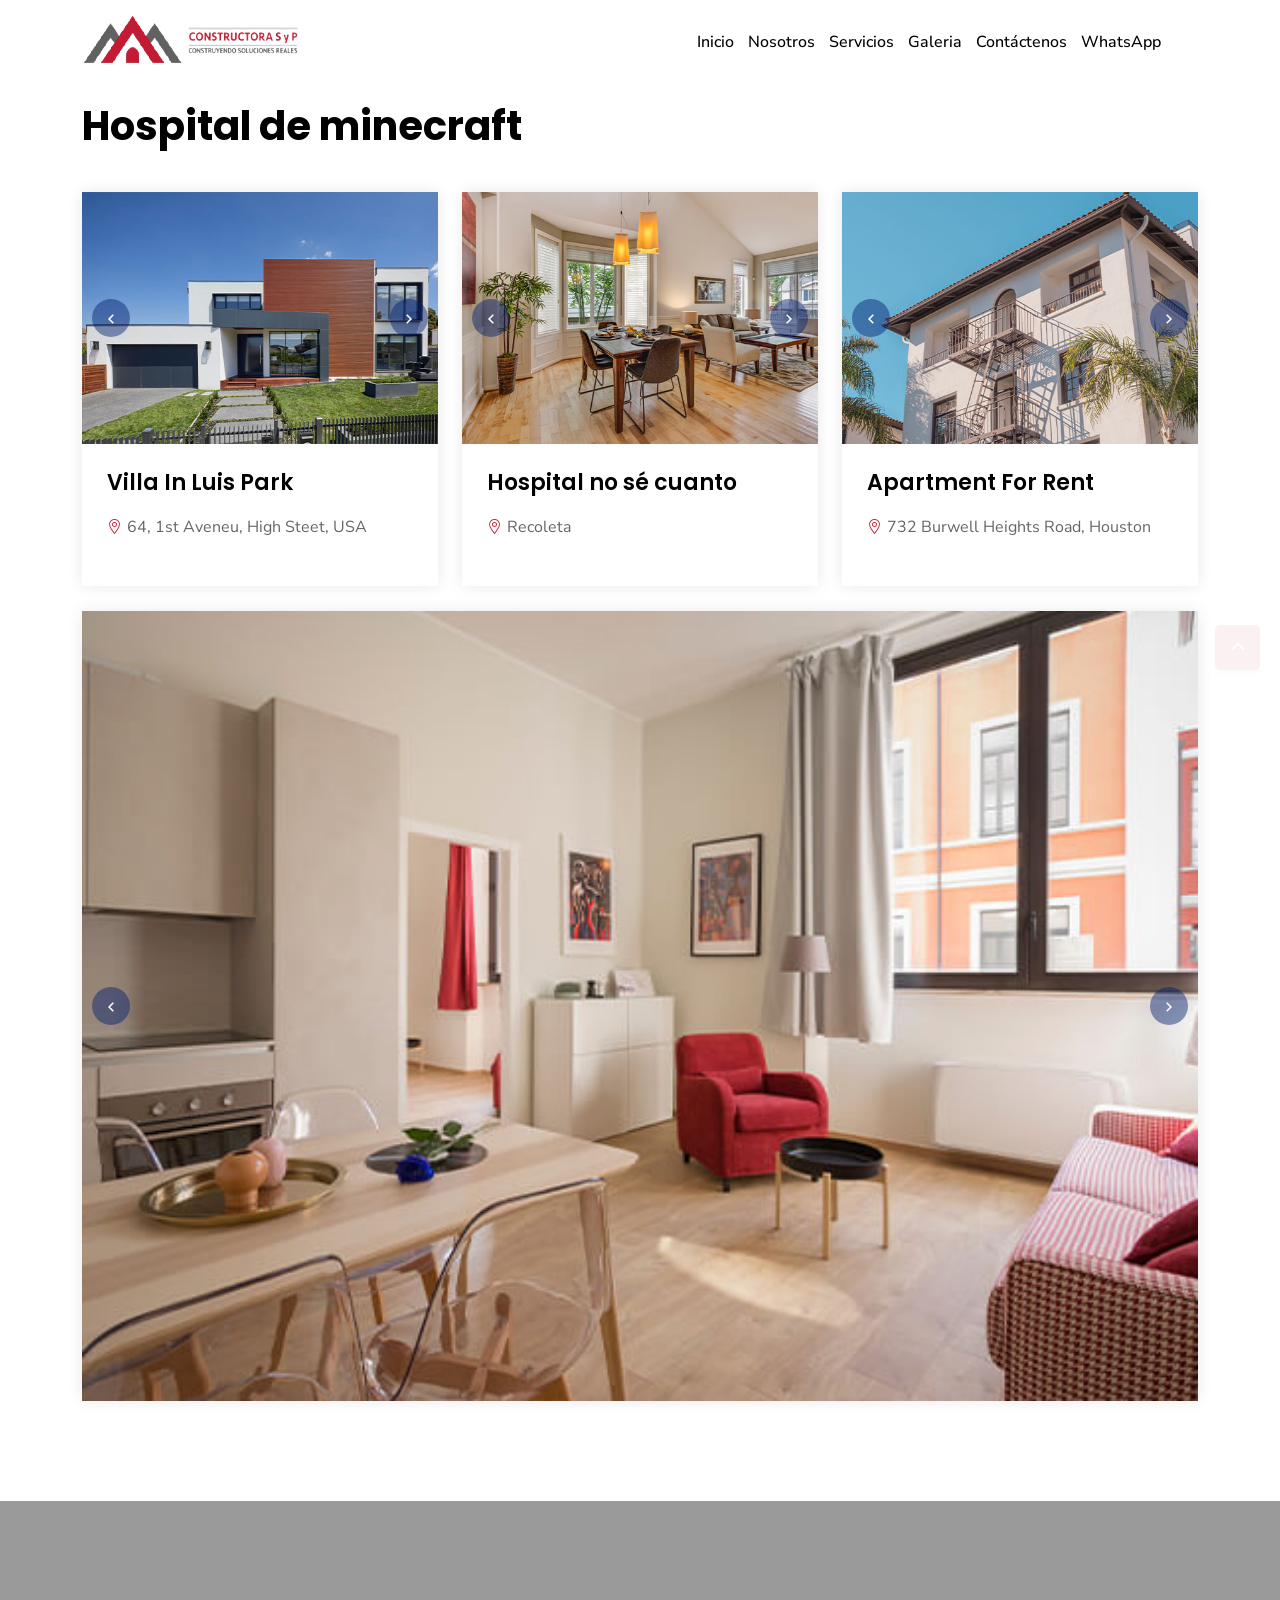
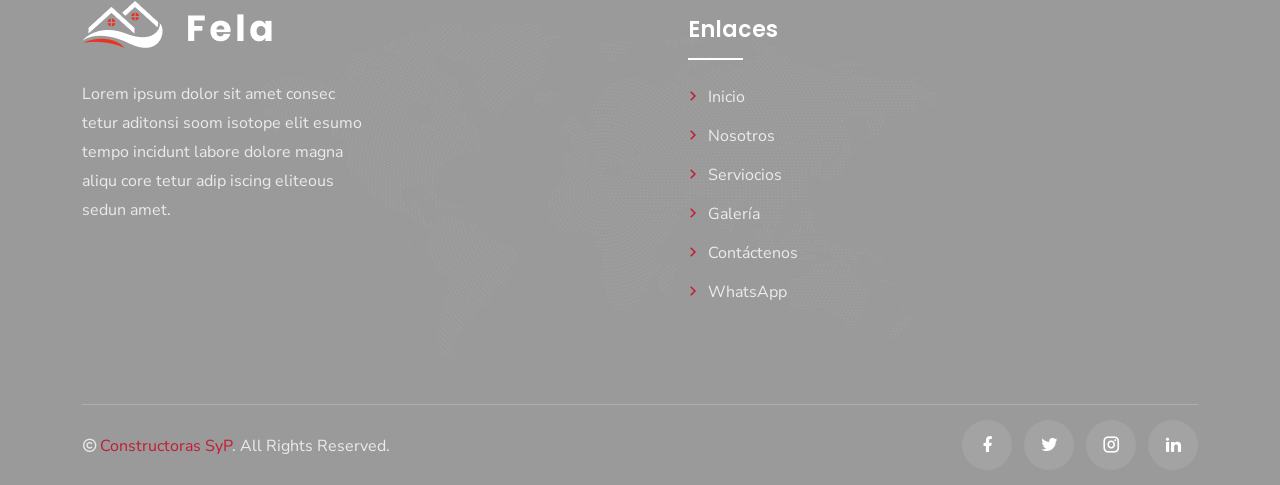
<file: galeriatest.html>
<!DOCTYPE html>
<html lang="zxx">
<head>

	<meta charset="utf-8">
	<meta name="viewport" content="width=device-width, initial-scale=1">

	<link rel="stylesheet" href="assets/css/bootstrap.min.css">
	<link rel="stylesheet" href="assets/css/flaticon.css">
	<link rel="stylesheet" href="assets/css/remixicon.css">
	<link rel="stylesheet" href="assets/css/owl.carousel.min.css">
	<link rel="stylesheet" href="assets/css/fancybox.css">
	<link rel="stylesheet" href="assets/css/jquery-ui-min.css">
	<link rel="stylesheet" href="assets/css/odometer.min.css">
	<link rel="stylesheet" href="assets/css/aos.css">
	<link rel="stylesheet" href="assets/css/style.css">
	<link rel="stylesheet" href="assets/css/responsive.css">
	<link rel="stylesheet" href="assets/css/dark-theme.css">
	<title>Constructora S&amp;P</title>
	<link rel="icon" type="image/png" href="assets/img/favicon.png">
</head>
<body>

<div class="loader js-preloader">
	<div></div>
	<div></div>
	<div></div>
</div>


<div class="page-wrapper">

<header class="header-wrap style1">
	<div class="container">
		<nav class="navbar navbar-expand-md navbar-light">
			<a class="navbar-brand" href="index.html">
				<img class="logo-light" src="assets/img/SYP_long.png" alt="logo">
				<img class="logo-dark" src="assets/img/logo-white.png" alt="logo">
			</a>
			<div class="collapse navbar-collapse main-menu-wrap" id="navbarSupportedContent">
				<div class="menu-close d-lg-none">
					<a href="javascript:void(0)"> <i class="ri-close-line"></i></a>
				</div>
				<ul class="navbar-nav ms-auto">
					<li class="nav-item">
						<a href="index.html" class="nav-link">
							Inicio
						</a>
					</li>
					<li class="nav-item">
						<a href="index.html" class="nav-link">
							Nosotros
						</a>
					</li>
					<li class="nav-item">
						<a href="index.html" class="nav-link">
							Servicios
						</a>
					</li>
					<li class="nav-item">
						<a href="index.html" class="nav-link">
							Galeria
						</a>
					</li>
					<li class="nav-item">
						<a href="index.html" class="nav-link">
							Contáctenos
						</a>
					</li>
					<li class="nav-item">
						<a href="index.html" class="nav-link">
							WhatsApp
						</a>
					</li>
				</ul>

			</div>
		</nav>
		<div class="mobile-bar-wrap">
			<div class="mobile-menu d-lg-none">
				<a href="javascript:void(0)"><i class="ri-menu-line"></i></a>
			</div>
		</div>
	</div>
    


</header>

<!--Fotos-->


<section class="property-wrap pt-100 pb-75">
    <div class="container">
        <div class="row section-title style1 mb-40  align-items-end">
            <div class="col-md-8">
                <h2>Hospital de minecraft</h2>
            </div>
        </div>
        <div class="tab-content hw-tab-content">
            <div class="tab-pane fade show active" id="tab_1" role="tabpanel">
                <div class="row">
                    <div class="col-xl-4 col-lg-6 col-md-6">
                        <div class="property-card style2">
                            <div class="property-img-slider owl-carousel">
                                <img src="assets/img/property/property-10.jpg" alt="Image">
                                <img src="assets/img/property/property-1.jpg" alt="Image">
                                <img src="assets/img/property/property-11.jpg" alt="Image">
                            </div>
                            <div class="property-info">
                                <h3><a href="listing-details.html">Villa In Luis Park</a></h3>
                                <p><i class="flaticon-location"></i>64, 1st Aveneu, High Steet, USA</p>
                            </div>
                        </div>
                    </div>
                    <div class="col-xl-4 col-lg-6 col-md-6">
                        <div class="property-card style2">
                            <div class="property-img-slider owl-carousel">
                                <img src="assets/img/property/property-2.jpg" alt="Image">
                                <img src="assets/img/property/property-7.jpg" alt="Image">
                                <img src="assets/img/property/property-8.jpg" alt="Image">
								                <img src="assets/img/proyectos/proyecto 1/unnamed.jpg" alt="Image">
								                <a href="assets/img/proyectos/proyecto 1/unnamed (1).jpg" target="_blank">
                                  <img src="assets/img/proyectos/proyecto 1/unnamed (1).jpg" alt="Image">
                                </a>
								                <img src="assets/img/proyectos/proyecto 1/unnamed (2).jpg" alt="Image">
                            </div>
                            <div class="property-info">
                                <h3><a href="listing-details.html">Hospital no sé cuanto</a></h3>
                                <p><i class="flaticon-location"></i>Recoleta</p>
                            </div>
                        </div>
                    </div>
                    <div class="col-xl-4 col-lg-6 col-md-6">
                        <div class="property-card style2">
                            <div class="property-img-slider owl-carousel">
                                <img src="assets/img/property/property-3.jpg" alt="Image">
                                <img src="assets/img/property/property-9.jpg" alt="Image">
                                <img src="assets/img/property/property-17.jpg" alt="Image">
                            </div>
                            <div class="property-info">
                                <h3><a href="listing-details.html">Apartment For Rent</a></h3>
                                <p><i class="flaticon-location"></i>732 Burwell Heights Road, Houston</p>
                            </div>
                        </div>
                    </div>
                    <div class="col-xl-12 col-lg-8 col-md-6">
                        <div class="property-card style2">
                            <div class="property-img-slider owl-carousel">
                                <img src="assets/img/property/property-4.jpg" alt="Image">
                                <img src="assets/img/property/property-13.jpg" alt="Image">
                                <img src="assets/img/property/property-12.jpg" alt="Image">
                            </div>
                        </div>
                    </div>
                    
                    
                </div>
            </div>
        </div>
    </div>
</section>

<!--Fotos 2-->

 


<footer class="footer-wrap style2 pt-100">
<img src="assets/img/footer-map.png" alt="Image" class="footer-shape-one">
	<div class="footer-top">
		<div class="container">
			<div class="row pb-75">
				<div class="col-xl-4 col-lg-6 col-md-6 col-sm-6 pe-xl-5">
					<div class="footer-widget">
						<a href="index.html" class="footer-logo">
							<img src="assets/img/logo-white.png" alt="Image">
						</a>
						<p class="comp-desc">
							Lorem ipsum dolor sit amet consec tetur aditonsi soom isotope elit esumo tempo incidunt labore dolore magna aliqu core tetur adip iscing eliteous sedun amet.
						</p>	
					</div>
				</div>
				<div class="col-xl-2 col-lg-6 col-md-6 col-sm-6">
					<div class="footer-widget">
						<!--Aqui había otro menú-->
					</div>
				</div>
				<div class="col-xl-3 col-lg-6 col-md-6 col-sm-6 ps-xl-5">
					<div class="footer-widget">
						<h3 class="footer-widget-title">Enlaces</h3>
						<ul class="footer-menu list-style">
							<li>
								<a href="index.html" target="_blank">
									<i class="ri-arrow-right-s-line"></i>
									Inicio
								</a>
							</li>
							<li>
								<a href="index.html" target="_blank">
									<i class="ri-arrow-right-s-line"></i>
									Nosotros
								</a>
							</li>
							<li>
								<a href="index.html" target="_blank">
									<i class="ri-arrow-right-s-line"></i>
									Serviocios
								</a>
							</li>
							<li>
								<a href="index.html" target="_blank">
									<i class="ri-arrow-right-s-line"></i>
									Galería
								</a>
							</li>
							<li>
								<a href="index.html" target="_blank">
									<i class="ri-arrow-right-s-line"></i>
									Contáctenos
								</a>
							</li>
							<li>
								<a href="index.html" target="_blank">
									<i class="ri-arrow-right-s-line"></i>
									WhatsApp
								</a>
							</li>
						</ul>
					</div>
				</div>
				<div class="col-xl-3 col-lg-6 col-md-6 col-sm-6">
					<div class="footer-widget">
						<div class="comp-map">
							<iframe src="https://www.google.com/maps/embed?pb=!1m18!1m12!1m3!1d3088.128245943039!2d-71.95801378362458!3d-39.285342027439036!2m3!1f0!2f0!3f0!3m2!1i1024!2i768!4f13.1!3m3!1m2!1s0x96147f56debd1089%3A0xe612082ae4570294!2zT3NjYXIgQWxlamFuZHJvIFNhbGTDrWFzIE1hcsOtbiwgUHVjw7NuLCBBcmF1Y2Fuw61h!5e0!3m2!1ses!2scl!4v1659713463828!5m2!1ses!2scl"></iframe>
						</div>
					</div>
				</div>
			</div>
		</div>
	</div>
	<div class="container">
		<div class="footer-bottom">
			<div class="row align-items-center">
				<div class="col-md-6">
					<p class="copyright-text">
						<i class="ri-copyright-line"></i><span>Constructoras SyP</span>. All Rights Reserved.
					</p>
				</div>
				<div class="col-md-6">
					<ul class="social-profile list-style style1">
						<li>
							<a target="_blank" href="https://facebook.com">
								<i class="ri-facebook-fill"></i>
							</a>
						</li>
						<li>
							<a target="_blank" href="https://twitter.com">
								<i class="ri-twitter-fill"></i>
							</a>
						</li>
						<li>
							<a target="_blank" href="https://instagram.com">
								<i class="ri-instagram-line"></i>
							</a>
						</li>
						<li>
							<a target="_blank" href="https://linkedin.com">
								<i class="ri-linkedin-fill"></i>
							</a>
						</li>
					</ul>
				</div>
			</div>
		</div>
	</div>
</footer>

<!--Fin Footer-->

</div>


<a href="javascript:void(0)" class="back-to-top bounce"><i class="ri-arrow-up-s-line"></i></a>


<div class="modal fade" id="signIn" tabindex="-1" role="dialog">
<div class="modal-dialog modal-dialog-centered modal-lg" role="document">
<div class="modal-content">
<div class="modal-header border-0">
<button type="button" class="btn-close" data-bs-dismiss="modal" aria-label="Close">
<i class="ri-close-line"></i>
</button>
</div>
<div class="modal-body">
<div class="row align-items-center gx-5">
<div class="col-md-6">
<div class="login-bg bg-f">
</div>
</div>
<div class="col-md-6">
<div class="login-content">
<h2>Sign In</h2>
<form class="user-form" action="#">
<div class="row">
<div class="col-lg-12">
<div class="form-group">
<input id="text" name="username" type="text" placeholder="Username" required>
</div>
</div>
<div class="col-lg-12">
<div class="form-group">
<input id="pwd" name="pwd" type="password" placeholder="Password" required>
</div>
</div>
<div class="col-lg-12">
<div class="form-group">
<button class="btn style1">
Login Now
</button>
</div>
</div>
<div class="col-12">
<p class="text-center mb-10">Or</p>
</div>
<div class="col-12">
<div class="form-group">
<button type="button" class="btn fb">SignIn With Facebook <span><i class="ri-facebook-fill"></i></span></button>
</div>
</div>
<div class="col-12">
<div class="form-group">
<button type="button" class="btn linkedin">SignIn With Linkedin <span><i class="ri-linkedin-fill"></i></span></button>
</div>
</div>
<div class="col-12">
<div class="form-group mb-0">
<button type="button" class="btn twitter">SignIn With Twitter <span><i class="ri-twitter-fill"></i></span></button>
</div>
</div>
</div>
</form>
</div>
</div>
</div>
</div>
</div>
</div>
</div>

<div class="modal fade" id="signUp" tabindex="-1" role="dialog">
<div class="modal-dialog modal-dialog-centered modal-lg" role="document">
<div class="modal-content">
<div class="modal-header border-0">
<button type="button" class="btn-close" data-bs-dismiss="modal" aria-label="Close">
<i class="ri-close-line"></i>
</button>
</div>
<div class="modal-body">
<div class="row align-items-center gx-5">
<div class="col-md-6">
<div class="login-bg bg-f">
</div>
</div>
<div class="col-md-6">
<div class="login-content">
<h2>Sign Up</h2>
<p>Please fill the form to create an account</p>
<form class="user-form" action="#">
<div class="row">
<div class="col-lg-12">
<div class="form-group">
<input id="fname" name="fname" type="text" placeholder="Full Name" required>
</div>
</div>
<div class="col-lg-12">
<div class="form-group">
<input id="email" name="email" type="email" placeholder="Email" required>
</div>
</div>
<div class="col-lg-12">
<div class="form-group">
<input id="pwd_2" name="pwd_2" type="password" placeholder="Password" required>
</div>
</div>
<div class="col-lg-12">
<div class="form-group">
<input id="pwd_3" name="pwd_3" placeholder="Confirm Password" type="password" required>
</div>
</div>
<div class="col-sm-12 col-12">
<div class="checkbox style3">
<input type="checkbox" id="test_1">
<label for="test_1">
I Agree with the <a class="link style1" href="terms-of-service.html">Terms &amp; conditions</a> &amp; <a class="link style1" href="privacy-policy.html">privacy policy</a>
</label>
</div>
</div>
<div class="col-lg-12">
<div class="form-group">
<button class="btn style1">
Register Now
</button>
</div>
</div>
</div>
</form>
</div>
</div>
</div>
</div>
</div>
</div>
</div>

<script src="assets/js/jquery.min.js"></script>
<script src="assets/js/bootstrap.bundle.min.js"></script>
<script src="assets/js/form-validator.min.js"></script>
<script src="assets/js/contact-form-script.js"></script>
<script src="assets/js/aos.js"></script>
<script src="assets/js/owl.carousel.min.js"></script>
<script src="assets/js/jquery-ui-min.js"></script>
<script src="assets/js/odometer.min.js"></script>
<script src="assets/js/fancybox.js"></script>
<script src="assets/js/jquery.appear.js"></script>
<script src="assets/js/tweenmax.min.js"></script>
<script src="assets/js/main.js"></script>
</body>
</html>
</file>
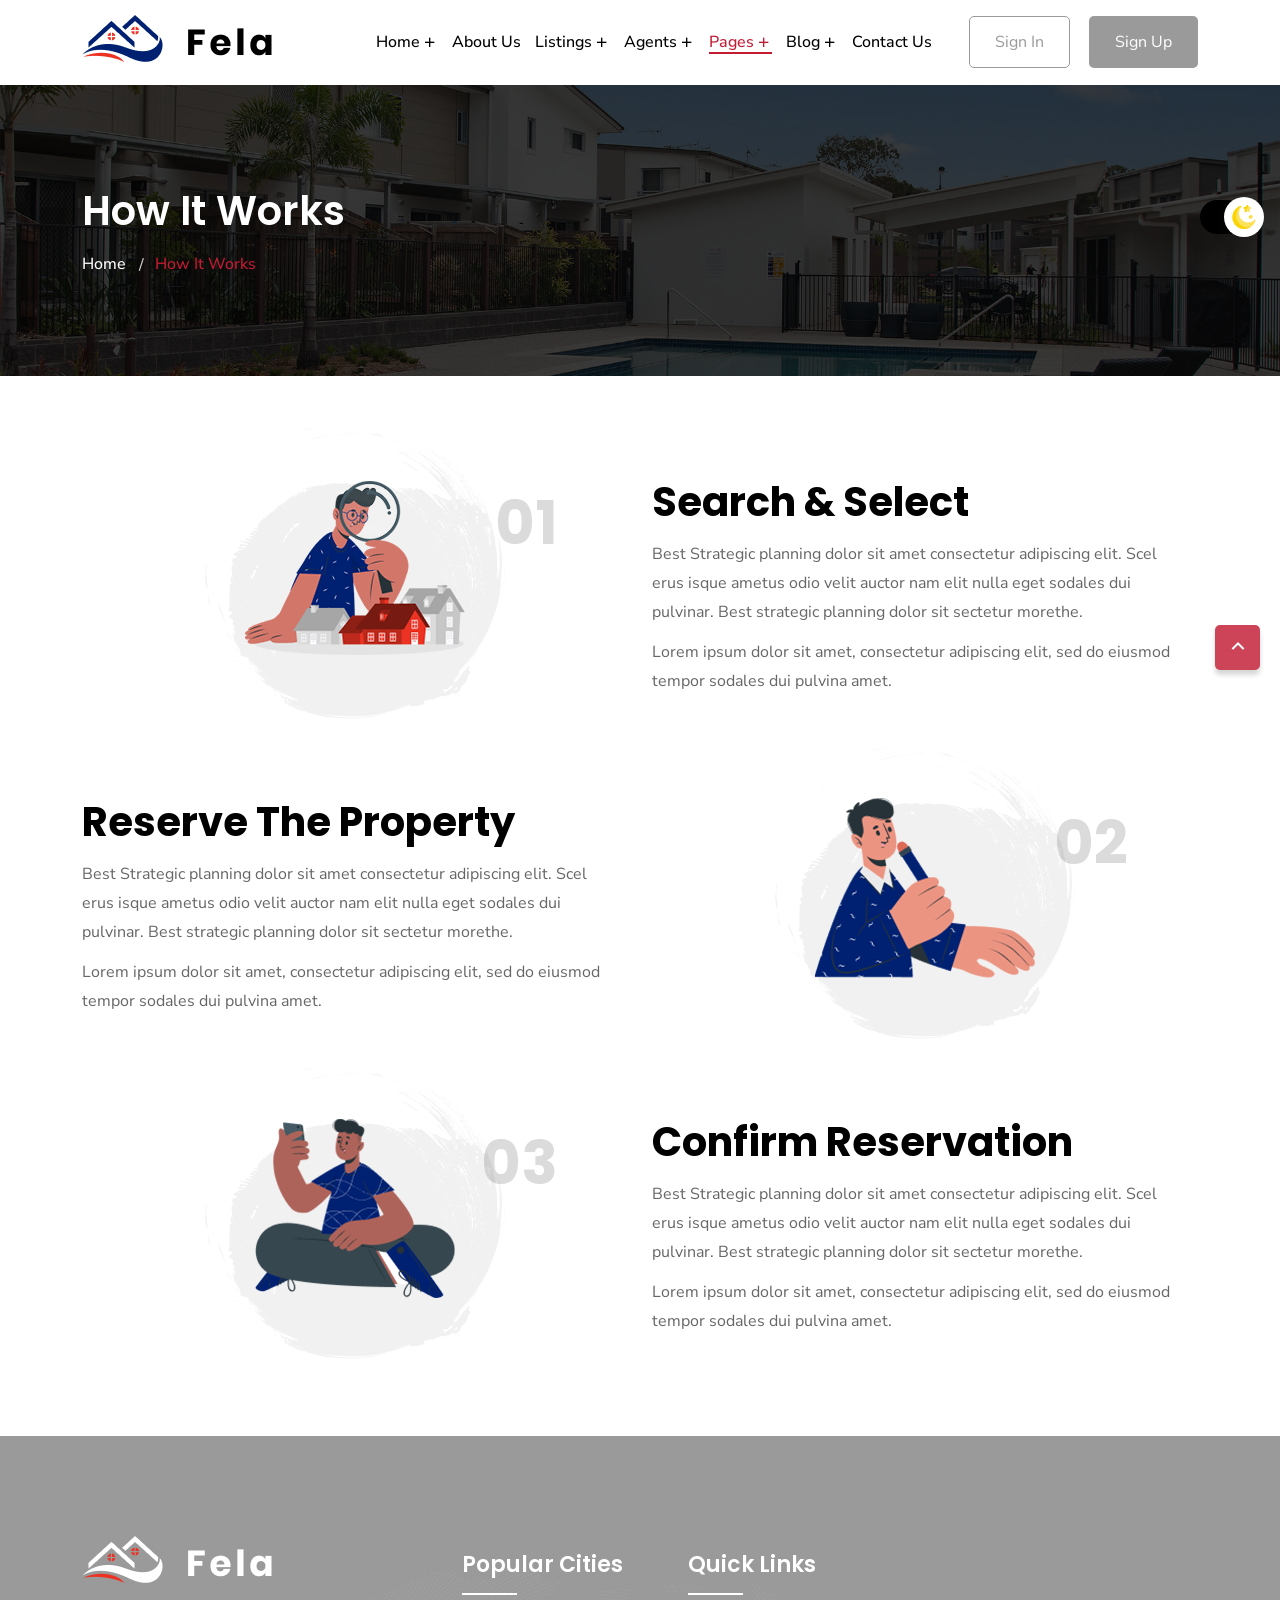
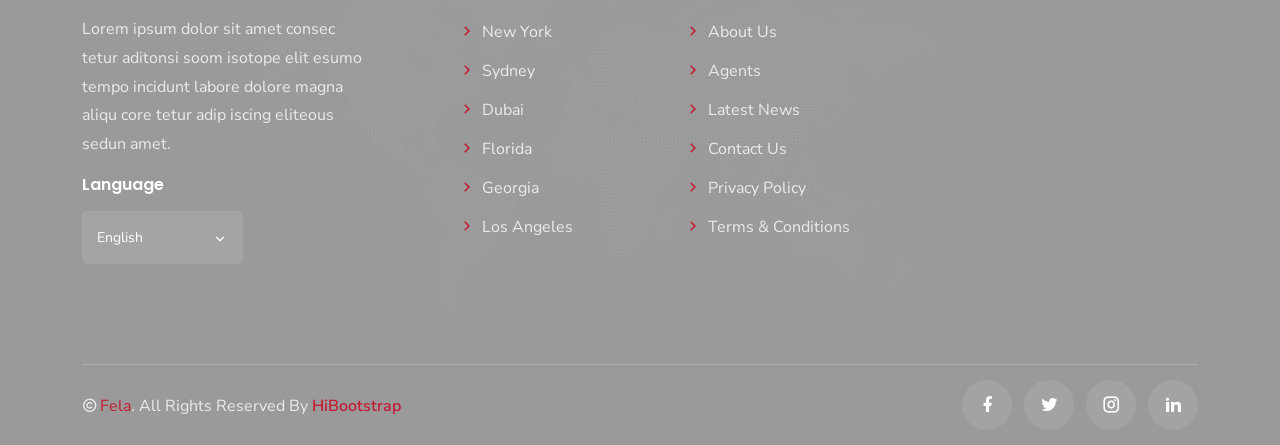
<file: how-it-works.html>
<!DOCTYPE html>
<html lang="zxx">
<head>

<meta charset="utf-8">
<meta name="viewport" content="width=device-width, initial-scale=1">

<link rel="stylesheet" href="assets/css/bootstrap.min.css">
<link rel="stylesheet" href="assets/css/flaticon.css">
<link rel="stylesheet" href="assets/css/remixicon.css">
<link rel="stylesheet" href="assets/css/owl.carousel.min.css">
<link rel="stylesheet" href="assets/css/fancybox.css">
<link rel="stylesheet" href="assets/css/jquery-ui-min.css">
<link rel="stylesheet" href="assets/css/odometer.min.css">
<link rel="stylesheet" href="assets/css/aos.css">
<link rel="stylesheet" href="assets/css/style.css">
<link rel="stylesheet" href="assets/css/responsive.css">
<link rel="stylesheet" href="assets/css/dark-theme.css">
<title>Fela - Apartments & House Renting HTML Template</title>
<link rel="icon" type="image/png" href="assets/img/favicon.png">
</head>
<body>

<div class="loader js-preloader">
<div></div>
<div></div>
<div></div>
</div>


<div class="switch-theme-mode">
<label id="switch" class="switch">
<input type="checkbox" onchange="toggleTheme()" id="slider">
<span class="slider round"></span>
</label>
</div>

<div class="page-wrapper">

<header class="header-wrap style1">
<div class="container">
<nav class="navbar navbar-expand-md navbar-light">
<a class="navbar-brand" href="index.html">
<img class="logo-light" src="assets/img/logo.png" alt="logo">
<img class="logo-dark" src="assets/img/logo-white.png" alt="logo">
</a>
<div class="collapse navbar-collapse main-menu-wrap" id="navbarSupportedContent">
<div class="menu-close d-lg-none">
<a href="javascript:void(0)"> <i class="ri-close-line"></i></a>
</div>
<ul class="navbar-nav ms-auto">
<li class="nav-item">
<a href="#" class="nav-link">
Home
<i class="ri-add-line"></i>
</a>
<ul class="dropdown-menu">
<li class="nav-item">
<a href="index.html" class="nav-link">Home One</a>
</li>
<li class="nav-item">
<a href="index-2.html" class="nav-link ">Home Two</a>
</li>
<li class="nav-item">
<a href="index-3.html" class="nav-link">Home Three</a>
</li>
</ul>
</li>
<li class="nav-item">
<a href="about.html" class="nav-link ">
About Us
</a>
</li>
<li class="nav-item">
<a href="#" class="nav-link">
Listings
<i class="ri-add-line"></i>
</a>
 <ul class="dropdown-menu">
<li class="nav-item">
<a href="listings-one.html" class="nav-link">Listing Style One
</a>
</li>
<li class="nav-item">
<a href="listings-two.html" class="nav-link">Listing Style Two
</a>
</li>
<li class="nav-item">
<a href="listing-details.html" class="nav-link">Single Listings</a>
</li>
</ul>
</li>
<li class="nav-item">
<a href="#" class="nav-link">
Agents
<i class="ri-add-line"></i>
</a>
<ul class="dropdown-menu">
<li class="nav-item">
<a href="agents.html" class="nav-link">Agent List</a>
</li>
<li class="nav-item">
<a href="agent-details.html" class="nav-link">Agent Details</a>
</li>
</ul>
</li>
<li class="nav-item">
<a href="#" class="nav-link active">
Pages
<i class="ri-add-line"></i>
</a>
<ul class="dropdown-menu">
<li class="nav-item">
<a href="how-it-works.html" class="nav-link active">How It Works</a>
</li>
<li class="nav-item">
<a href="faq.html" class="nav-link">FAQ</a>
</li>
<li class="nav-item">
<a href="testimonials.html" class="nav-link">Testimonials</a>
</li>
<li class="nav-item">
<a href="terms-of-service.html" class="nav-link">Terms of Service</a>
</li>
<li class="nav-item">
<a href="privacy-policy.html" class="nav-link">Privacy Policy</a>
</li>
<li class="nav-item">
<a href="error-404.html" class="nav-link">404 Error Page</a>
</li>
</ul>
</li>
<li class="nav-item">
<a href="#" class="nav-link">
Blog
<i class="ri-add-line"></i>
</a>
<ul class="dropdown-menu">
<li class="nav-item">
<a href="blog.html" class="nav-link">
Blog
</a>
</li>
<li class="nav-item">
<a href="#" class="nav-link">
Single Blog
<i class="ri-add-line"></i>
</a>
<ul class="dropdown-menu">
<li class="nav-item">
<a href="blog-details-no-sidebar.html" class="nav-link">Blog Details No Sidebar</a>
</li>
<li class="nav-item">
<a href="blog-details-left-sidebar.html" class="nav-link">Blog Details Left Sidebar</a>
</li>
<li class="nav-item">
<a href="blog-details-right-sidebar.html" class="nav-link">Blog Details Right Sidebar</a>
</li>
</ul>
</li>
</ul>
</li>
<li class="nav-item">
<a href="contact.html" class="nav-link">Contact Us</a>
</li>
<li class="nav-item d-lg-none">
<button type="button" class="btn style3" data-bs-toggle="modal" data-bs-target="#signIn">Sign In</button>
</li>
<li class="nav-item d-lg-none">
<button type="button" class="btn style1" data-bs-toggle="modal" data-bs-target="#signUp">Sign Up</button>
</li>
</ul>
<div class="others-options  md-none">
<div class="header-btn">
<button type="button" class="btn style3" data-bs-toggle="modal" data-bs-target="#signIn">Sign In</button>
<button type="button" class="btn style1" data-bs-toggle="modal" data-bs-target="#signUp">Sign Up</button>
</div>
</div>
</div>
</nav>
<div class="mobile-bar-wrap">
<div class="mobile-menu d-lg-none">
<a href="javascript:void(0)"><i class="ri-menu-line"></i></a>
</div>
</div>
</div>
</header>


<div class="content-wrapper">

<div class="breadcrumb-wrap bg-f br-1">
<div class="container">
<div class="breadcrumb-title">
<h2>How It Works</h2>
<ul class="breadcrumb-menu list-style">
<li><a href="index.html">Home </a></li>
<li>How It Works</li>
</ul>
</div>
</div>
</div>


<section class="hw-wrap pt-100">
<div class="container">
<div class="row align-items-center pb-100">
<div class="col-md-6">
<div class="hw-card style2">
<div class="hw-img">
<img src="assets/img/how-it-works/hw-shape-2.png" alt="Image" class="hw-shape-one">
 <img src="assets/img/how-it-works/hw-1.png" alt="Image">
<span>01</span>
</div>
</div>
</div>
<div class="col-md-6">
<div class="content-title style1">
<h2>Search &amp; Select</h2>
<p>Best Strategic planning dolor sit amet consectetur adipiscing elit. Scel erus isque ametus odio velit auctor nam elit nulla eget sodales dui pulvinar. Best strategic planning dolor sit sectetur morethe.</p>
<p>Lorem ipsum dolor sit amet, consectetur adipiscing elit, sed do eiusmod tempor sodales dui pulvina amet. </p>
</div>
</div>
</div>
<div class="row align-items-center pb-100">
<div class="col-md-6 order-md-1 order-2">
<div class="content-title style1">
<h2>Reserve The Property</h2>
<p>Best Strategic planning dolor sit amet consectetur adipiscing elit. Scel erus isque ametus odio velit auctor nam elit nulla eget sodales dui pulvinar. Best strategic planning dolor sit sectetur morethe.</p>
<p>Lorem ipsum dolor sit amet, consectetur adipiscing elit, sed do eiusmod tempor sodales dui pulvina amet. </p>
</div>
</div>
<div class="col-md-6 order-md-2 order-1">
<div class="hw-card style2">
<div class="hw-img">
<img src="assets/img/how-it-works/hw-shape-2.png" alt="Image" class="hw-shape-one">
<img src="assets/img/how-it-works/hw-2.png" alt="Image">
<span>02</span>
</div>
</div>
</div>
</div>
<div class="row align-items-center pb-100">
<div class="col-md-6">
<div class="hw-card style2">
<div class="hw-img">
<img src="assets/img/how-it-works/hw-shape-2.png" alt="Image" class="hw-shape-one">
<img src="assets/img/how-it-works/hw-3.png" alt="Image">
<span>03</span>
</div>
</div>
</div>
<div class="col-md-6">
<div class="content-title style1">
<h2>Confirm Reservation</h2>
<p>Best Strategic planning dolor sit amet consectetur adipiscing elit. Scel erus isque ametus odio velit auctor nam elit nulla eget sodales dui pulvinar. Best strategic planning dolor sit sectetur morethe.</p>
<p>Lorem ipsum dolor sit amet, consectetur adipiscing elit, sed do eiusmod tempor sodales dui pulvina amet. </p>
</div>
</div>
</div>
</div>
</section>

</div>


<footer class="footer-wrap style2 pt-100">
<img src="assets/img/footer-map.png" alt="IMage" class="footer-shape-one">
<div class="footer-top">
<div class="container">
<div class="row pb-75">
<div class="col-xl-4 col-lg-6 col-md-6 col-sm-6 pe-xl-5">
<div class="footer-widget">
<a href="index.html" class="footer-logo">
<img src="assets/img/logo-white.png" alt="Image">
</a>
<p class="comp-desc">
Lorem ipsum dolor sit amet consec tetur aditonsi soom isotope elit esumo tempo incidunt labore dolore magna aliqu core tetur adip iscing eliteous sedun amet.
</p>
<h6>Language</h6>
<div class="select-lang">
<div class="navbar-option-item navbar-language dropdown language-option">
<button class="dropdown-toggle" type="button" data-bs-toggle="dropdown" aria-haspopup="true" aria-expanded="false">
<span class="lang-name"></span>
</button>
<div class="dropdown-menu language-dropdown-menu">
<a class="dropdown-item" href="#">
<img src="assets/img/uk.png" alt="flag">
English
</a>
<a class="dropdown-item" href="#">
<img src="assets/img/china.png" alt="flag">
简体中文
</a>
<a class="dropdown-item" href="#">
<img src="assets/img/uae.png" alt="flag">
العربيّة
</a>
</div>
</div>
</div>
</div>
</div>
<div class="col-xl-2 col-lg-6 col-md-6 col-sm-6">
<div class="footer-widget">
<h3 class="footer-widget-title">Popular Cities</h3>
<ul class="footer-menu list-style">
<li>
<a href="listings-one.html" target="_blank">
<i class="ri-arrow-right-s-line"></i>
New York
</a>
</li>
<li>
<a href="listings-one.html" target="_blank">
<i class="ri-arrow-right-s-line"></i>
Sydney
</a>
</li>
<li>
<a href="listings-one.html" target="_blank">
<i class="ri-arrow-right-s-line"></i>
Dubai
</a>
</li>
<li>
<a href="listings-one.html" target="_blank">
<i class="ri-arrow-right-s-line"></i>
 Florida
</a>
</li>
<li>
<a href="listings-one.html" target="_blank">
<i class="ri-arrow-right-s-line"></i>
Georgia
</a>
</li>
<li>
<a href="listings-one.html" target="_blank">
<i class="ri-arrow-right-s-line"></i>
Los Angeles
</a>
</li>
</ul>
</div>
</div>
<div class="col-xl-3 col-lg-6 col-md-6 col-sm-6 ps-xl-5">
<div class="footer-widget">
<h3 class="footer-widget-title">Quick Links</h3>
<ul class="footer-menu list-style">
<li>
<a href="about.html" target="_blank">
<i class="ri-arrow-right-s-line"></i>
About Us
</a>
</li>
<li>
<a href="agents.html" target="_blank">
<i class="ri-arrow-right-s-line"></i>
Agents
</a>
</li>
<li>
<a href="blog.html" target="_blank">
<i class="ri-arrow-right-s-line"></i>
Latest News
</a>
</li>
<li>
<a href="contact.html" target="_blank">
<i class="ri-arrow-right-s-line"></i>
Contact Us
</a>
</li>
<li>
<a href="privacy-policy.html" target="_blank">
<i class="ri-arrow-right-s-line"></i>
Privacy Policy
</a>
</li>
<li>
<a href="terms-of-service.html" target="_blank">
<i class="ri-arrow-right-s-line"></i>
Terms &amp; Conditions
</a>
</li>
</ul>
</div>
</div>
<div class="col-xl-3 col-lg-6 col-md-6 col-sm-6">
<div class="footer-widget">
<div class="comp-map">
<iframe src="https://www.google.com/maps/embed?pb=!1m18!1m12!1m3!1d3151.8385385572983!2d144.95358331584498!3d-37.81725074201705!2m3!1f0!2f0!3f0!3m2!1i1024!2i768!4f13.1!3m3!1m2!1s0x6ad65d4dd5a05d97%3A0x3e64f855a564844d!2s121%20King%20St%2C%20Melbourne%20VIC%203000%2C%20Australia!5e0!3m2!1sen!2sbd!4v1612419490850!5m2!1sen!2sbd">
                                        </iframe>
</div>
</div>
</div>
</div>
</div>
</div>
<div class="container">
<div class="footer-bottom">
<div class="row align-items-center">
<div class="col-md-6">
<p class="copyright-text">
<i class="ri-copyright-line"></i><span>Fela</span>. All Rights Reserved By <a href="https://hibootstrap.com/" target="_blank">HiBootstrap</a>
</p>
</div>
<div class="col-md-6">
<ul class="social-profile list-style style1">
<li>
<a target="_blank" href="https://facebook.com">
<i class="ri-facebook-fill"></i>
</a>
</li>
<li>
<a target="_blank" href="https://twitter.com">
<i class="ri-twitter-fill"></i>
</a>
</li>
<li>
<a target="_blank" href="https://instagram.com">
<i class="ri-instagram-line"></i>
</a>
</li>
<li>
<a target="_blank" href="https://linkedin.com">
<i class="ri-linkedin-fill"></i>
</a>
</li>
</ul>
</div>
</div>
</div>
</div>
</footer>

</div>


<a href="javascript:void(0)" class="back-to-top bounce"><i class="ri-arrow-up-s-line"></i></a>


<div class="modal fade" id="signIn" tabindex="-1" role="dialog">
<div class="modal-dialog modal-dialog-centered modal-lg" role="document">
<div class="modal-content">
<div class="modal-header border-0">
<button type="button" class="btn-close" data-bs-dismiss="modal" aria-label="Close">
<i class="ri-close-line"></i>
</button>
</div>
<div class="modal-body">
<div class="row align-items-center gx-5">
<div class="col-md-6">
<div class="login-bg bg-f">
</div>
</div>
<div class="col-md-6">
<div class="login-content">
<h2>Sign In</h2>
<form class="user-form" action="#">
<div class="row">
<div class="col-lg-12">
<div class="form-group">
<input id="text" name="username" type="text" placeholder="Username" required>
 </div>
</div>
<div class="col-lg-12">
<div class="form-group">
<input id="pwd" name="pwd" type="password" placeholder="Password" required>
</div>
</div>
<div class="col-lg-12">
<div class="form-group">
<button class="btn style1">
Login Now
</button>
</div>
</div>
<div class="col-12">
<p class="text-center mb-10">Or</p>
</div>
<div class="col-12">
<div class="form-group">
<button type="button" class="btn fb">SignIn With Facebook <span><i class="ri-facebook-fill"></i></span></button>
</div>
</div>
<div class="col-12">
<div class="form-group">
<button type="button" class="btn linkedin">SignIn With Linkedin <span><i class="ri-linkedin-fill"></i></span></button>
</div>
</div>
<div class="col-12">
<div class="form-group mb-0">
<button type="button" class="btn twitter">SignIn With Twitter <span><i class="ri-twitter-fill"></i></span></button>
</div>
</div>
</div>
</form>
</div>
</div>
</div>
</div>
</div>
</div>
</div>

<div class="modal fade" id="signUp" tabindex="-1" role="dialog">
<div class="modal-dialog modal-dialog-centered modal-lg" role="document">
<div class="modal-content">
<div class="modal-header border-0">
<button type="button" class="btn-close" data-bs-dismiss="modal" aria-label="Close">
<i class="ri-close-line"></i>
</button>
</div>
<div class="modal-body">
<div class="row align-items-center gx-5">
<div class="col-md-6">
<div class="login-bg bg-f">
</div>
</div>
<div class="col-md-6">
<div class="login-content">
<h2>Sign Up</h2>
<p>Please fill the form to create an account</p>
<form class="user-form" action="#">
<div class="row">
<div class="col-lg-12">
<div class="form-group">
<input id="fname" name="fname" type="text" placeholder="Full Name" required>
 </div>
</div>
<div class="col-lg-12">
<div class="form-group">
<input id="email" name="email" type="email" placeholder="Email" required>
</div>
</div>
<div class="col-lg-12">
<div class="form-group">
<input id="pwd_4" name="pwd_4" type="password" placeholder="Password" required>
</div>
</div>
<div class="col-lg-12">
<div class="form-group">
<input id="pwd_3" name="pwd_3" placeholder="Confirm Password" type="password" required>
</div>
</div>
<div class="col-sm-12 col-12">
<div class="checkbox style3">
<input type="checkbox" id="test_1">
<label for="test_1">
I Agree with the <a class="link style1" href="terms-of-service.html">Terms &amp; conditions</a> &amp; <a class="link style1" href="privacy-policy.html">privacy policy</a>
</label>
</div>
</div>
<div class="col-lg-12">
<div class="form-group">
<button class="btn style1">
Register Now
</button>
</div>
</div>
</div>
</form>
</div>
</div>
</div>
</div>
</div>
</div>
</div>

<script src="assets/js/jquery.min.js"></script>
<script src="assets/js/bootstrap.bundle.min.js"></script>
<script src="assets/js/form-validator.min.js"></script>
<script src="assets/js/contact-form-script.js"></script>
<script src="assets/js/aos.js"></script>
<script src="assets/js/owl.carousel.min.js"></script>
<script src="assets/js/jquery-ui-min.js"></script>
<script src="assets/js/odometer.min.js"></script>
<script src="assets/js/fancybox.js"></script>
<script src="assets/js/jquery.appear.js"></script>
<script src="assets/js/tweenmax.min.js"></script>
<script src="assets/js/main.js"></script>
</body>
</html>
</file>
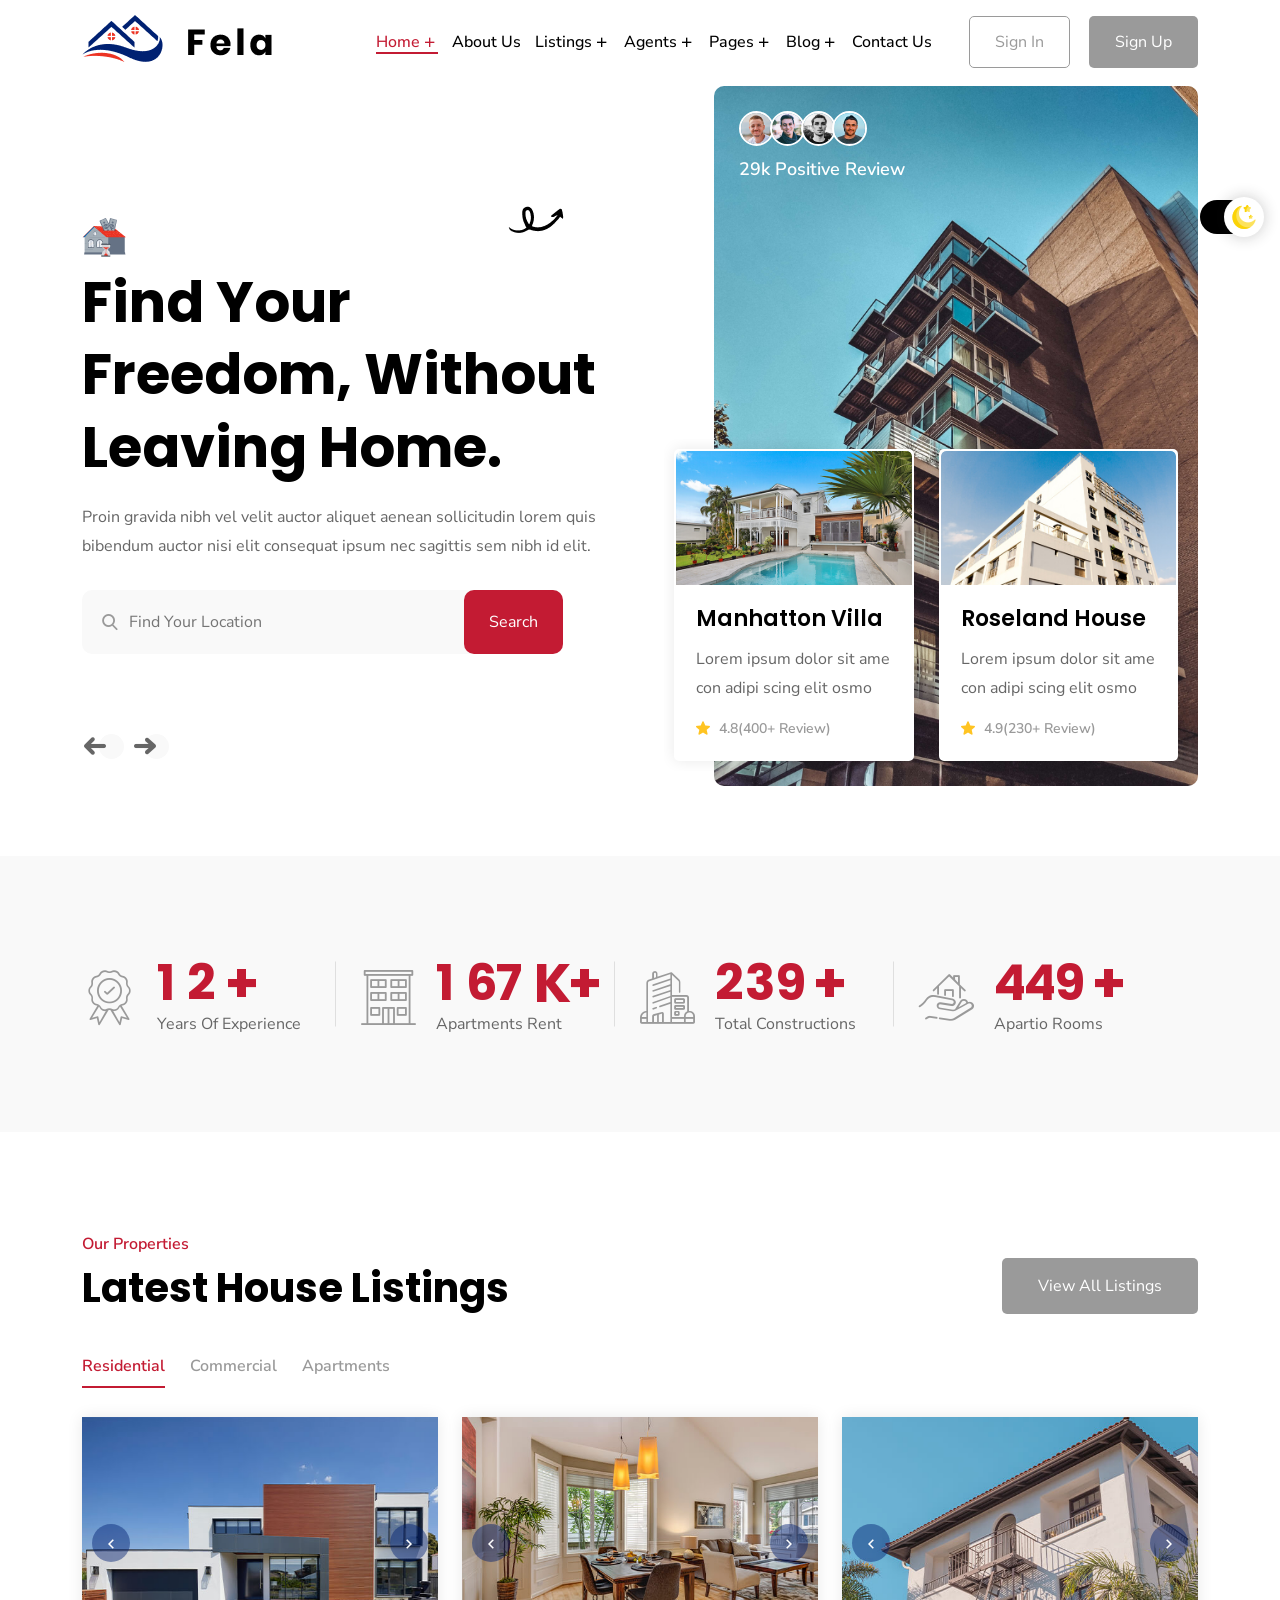
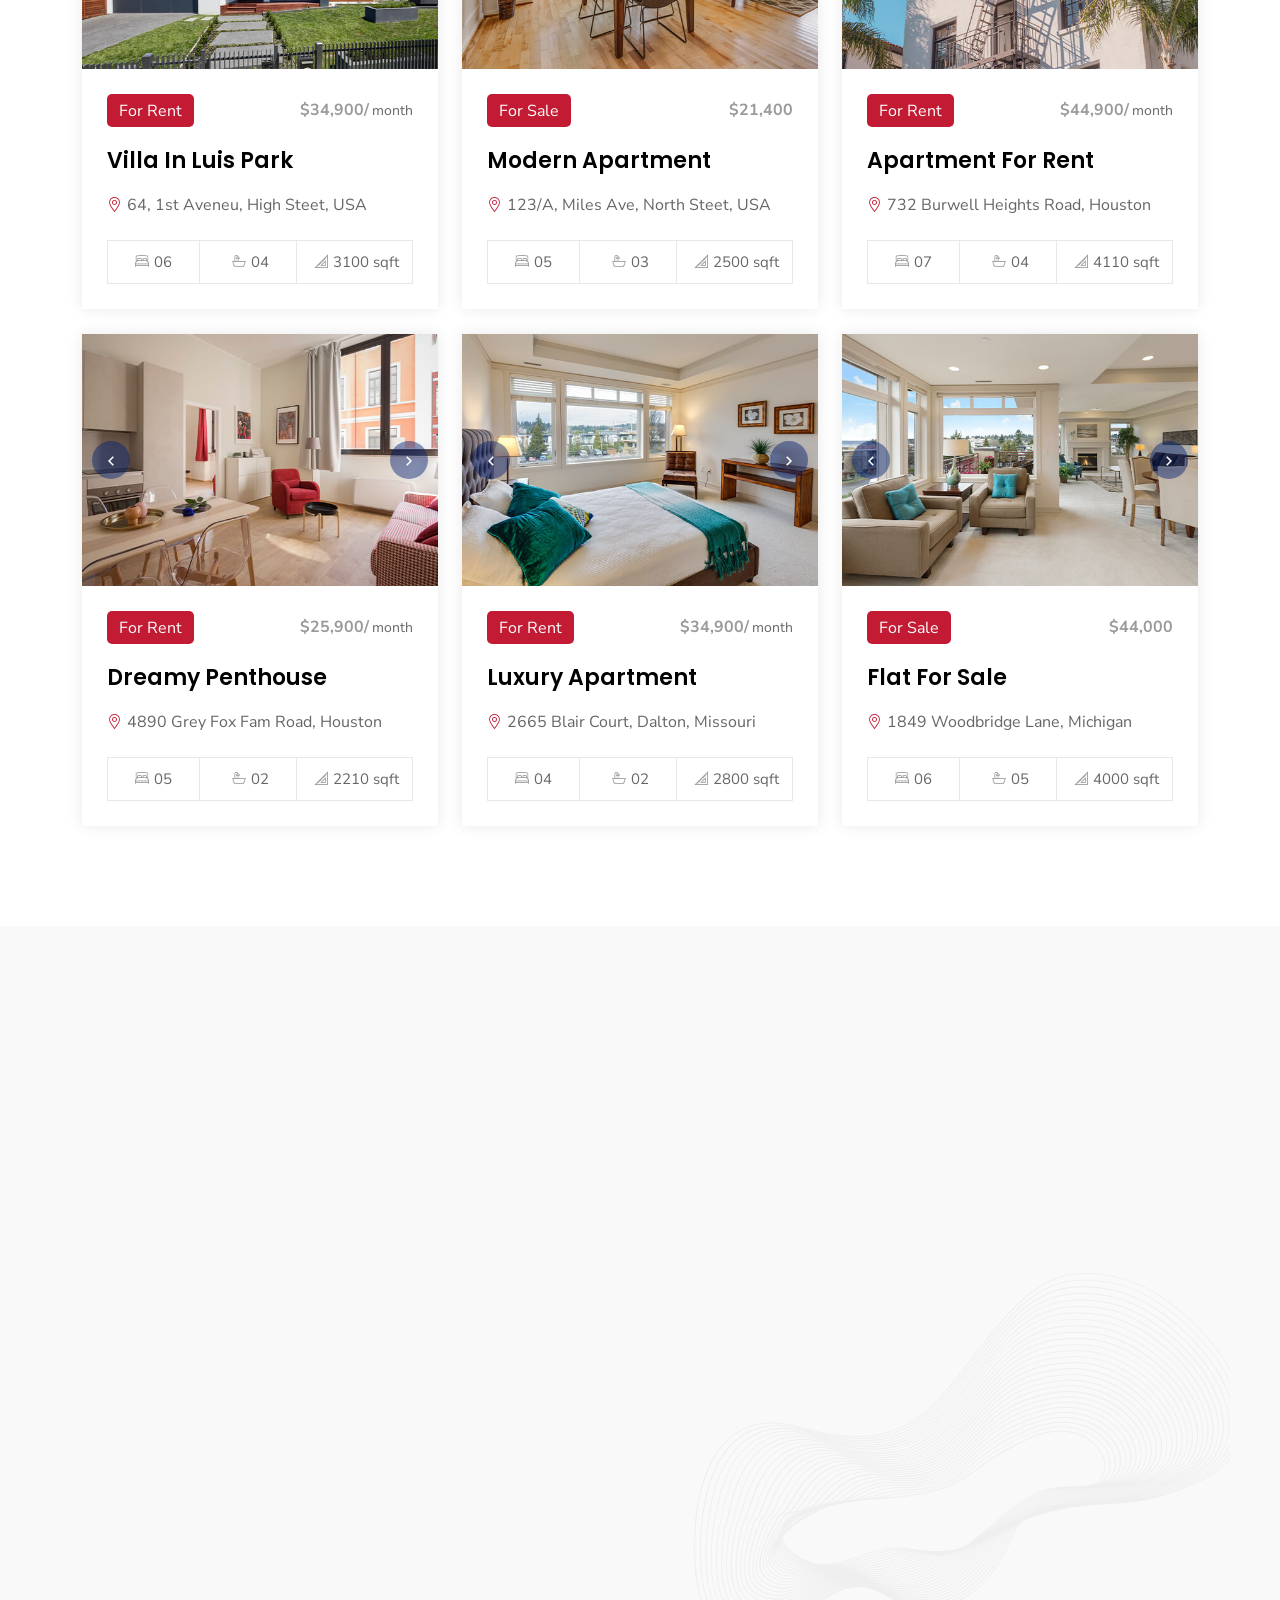
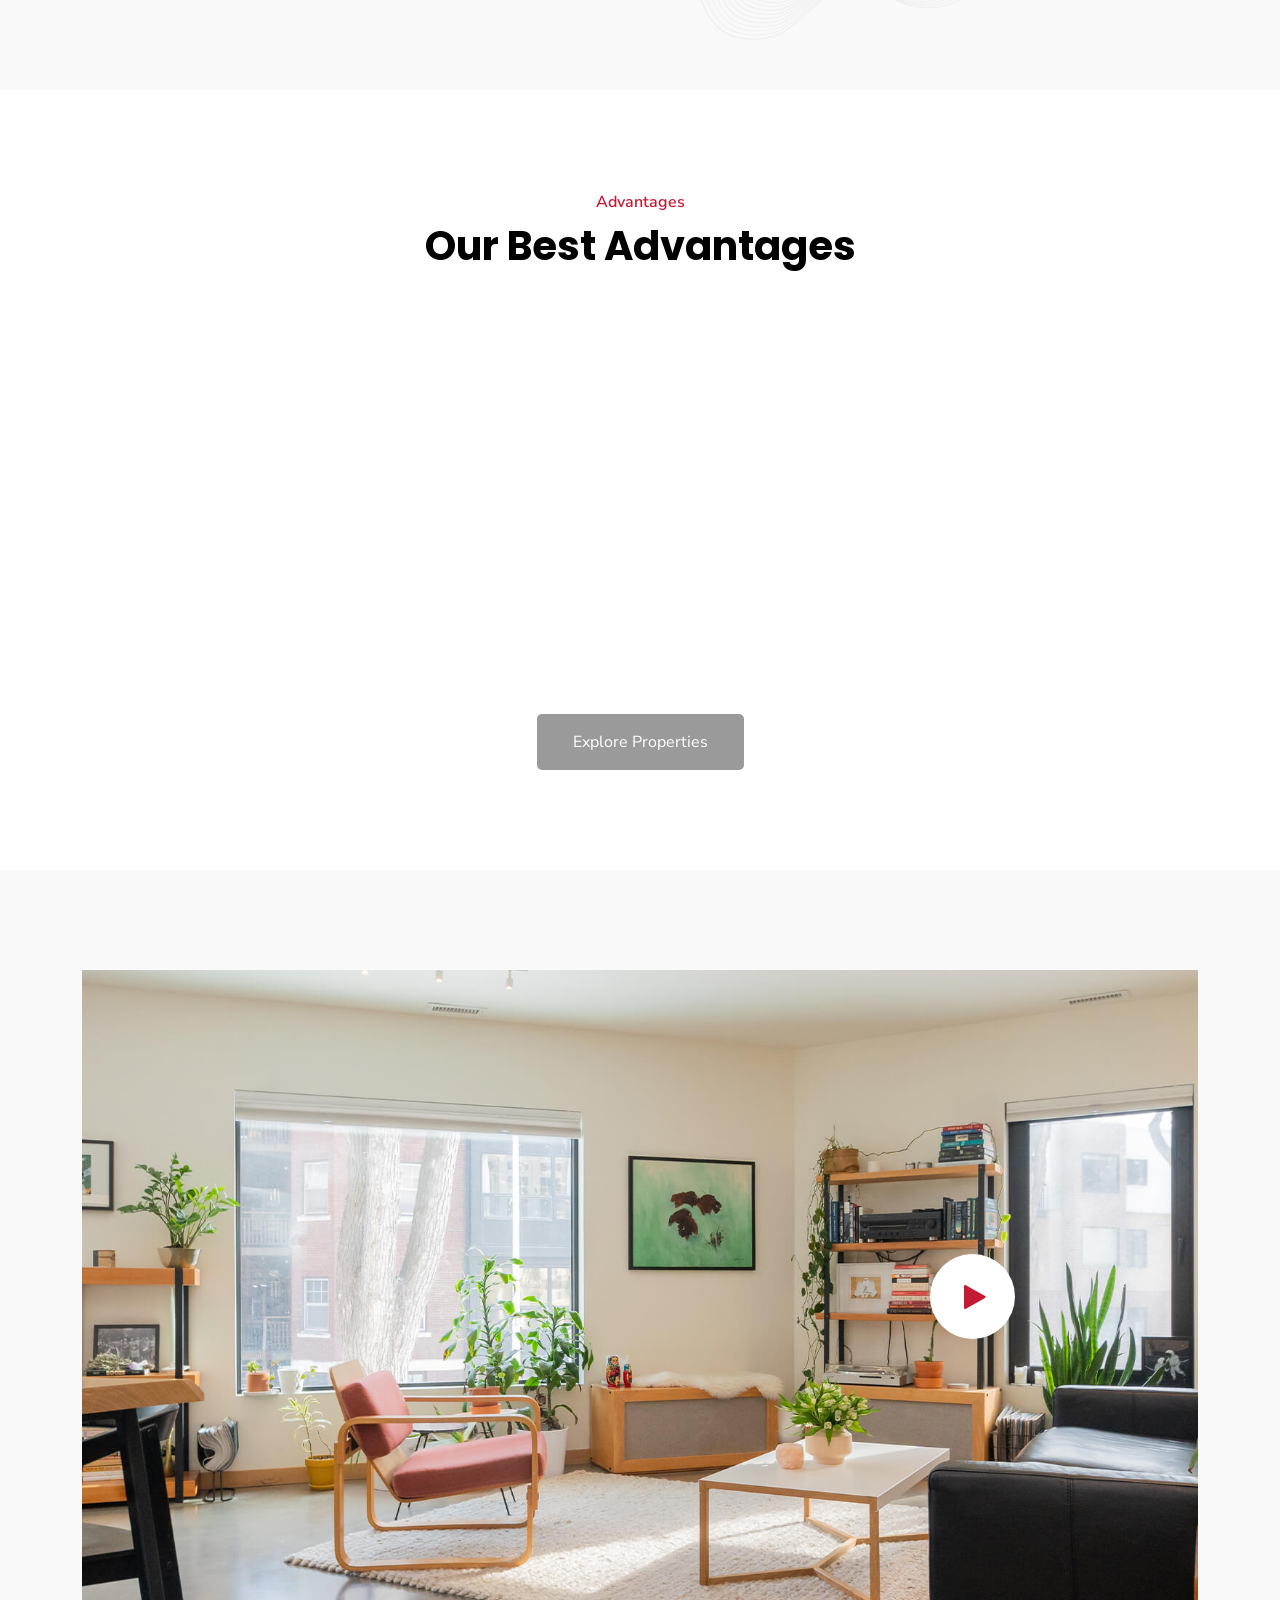
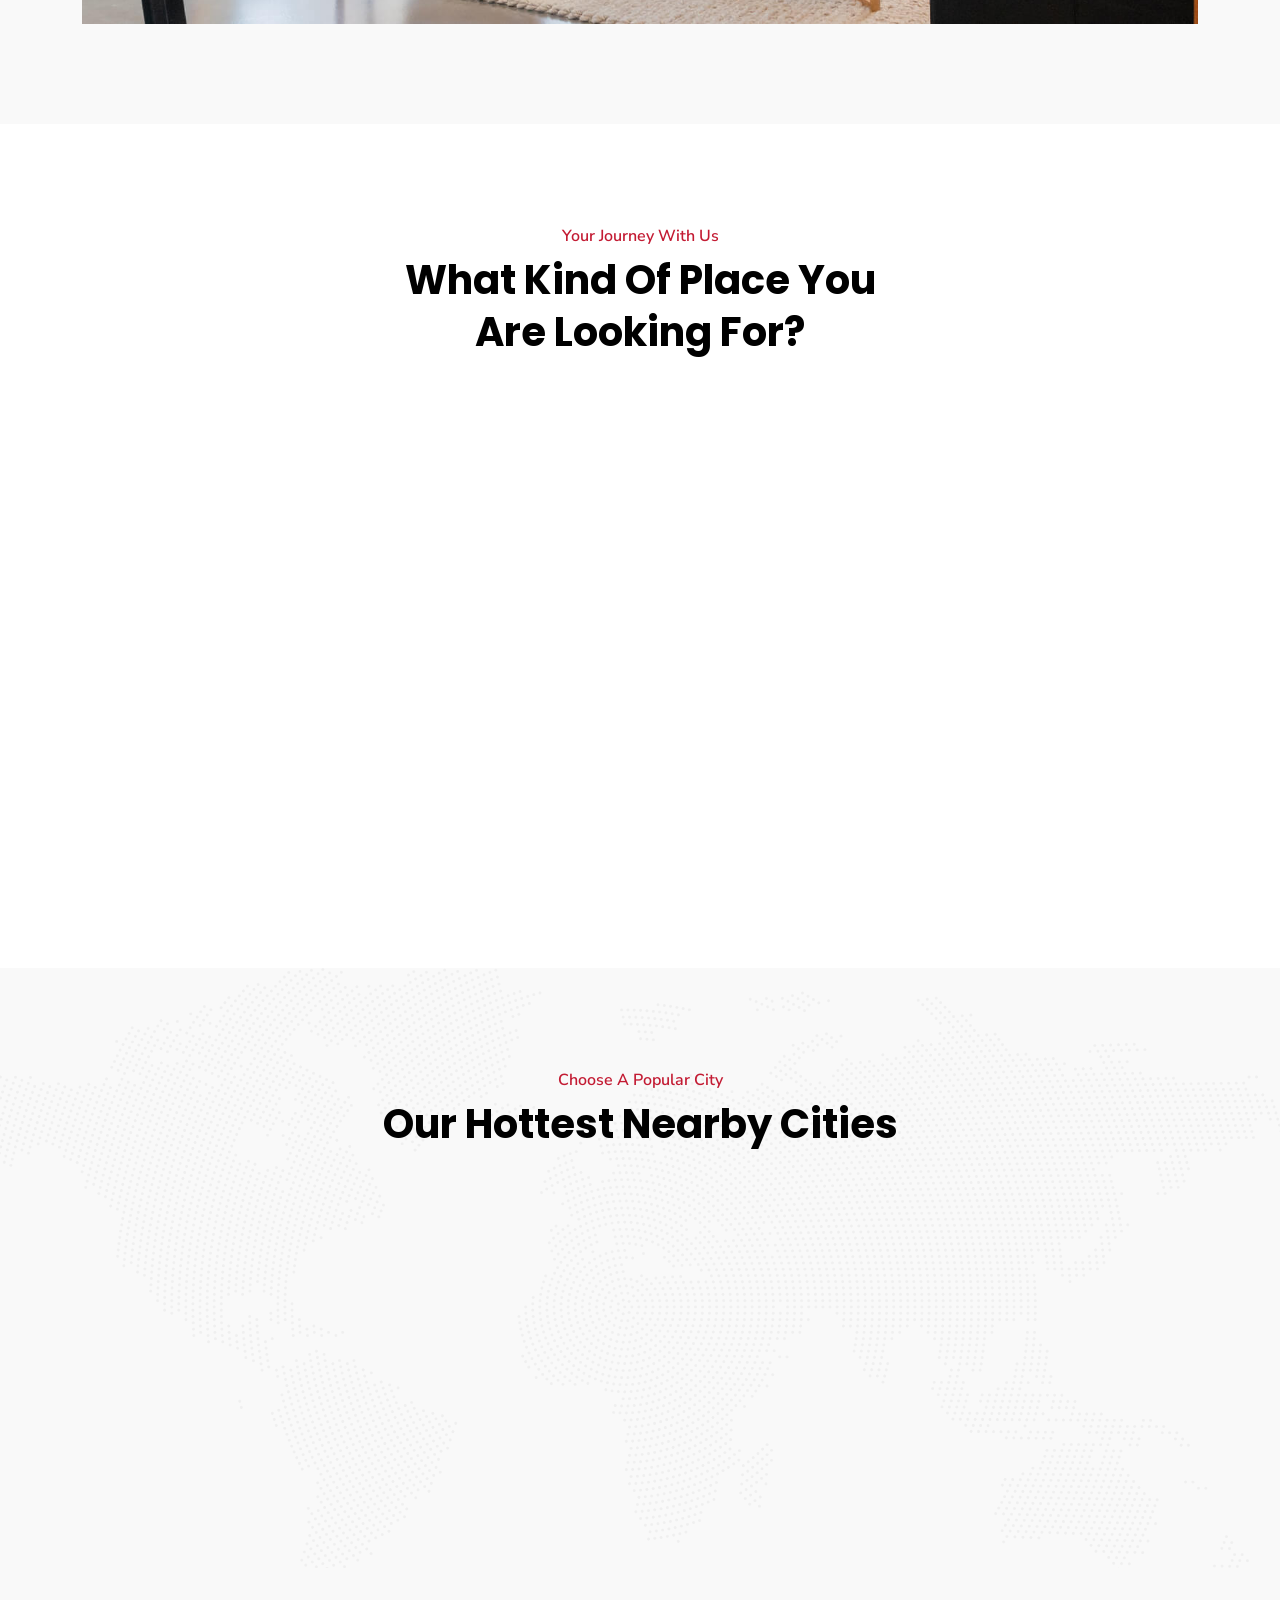
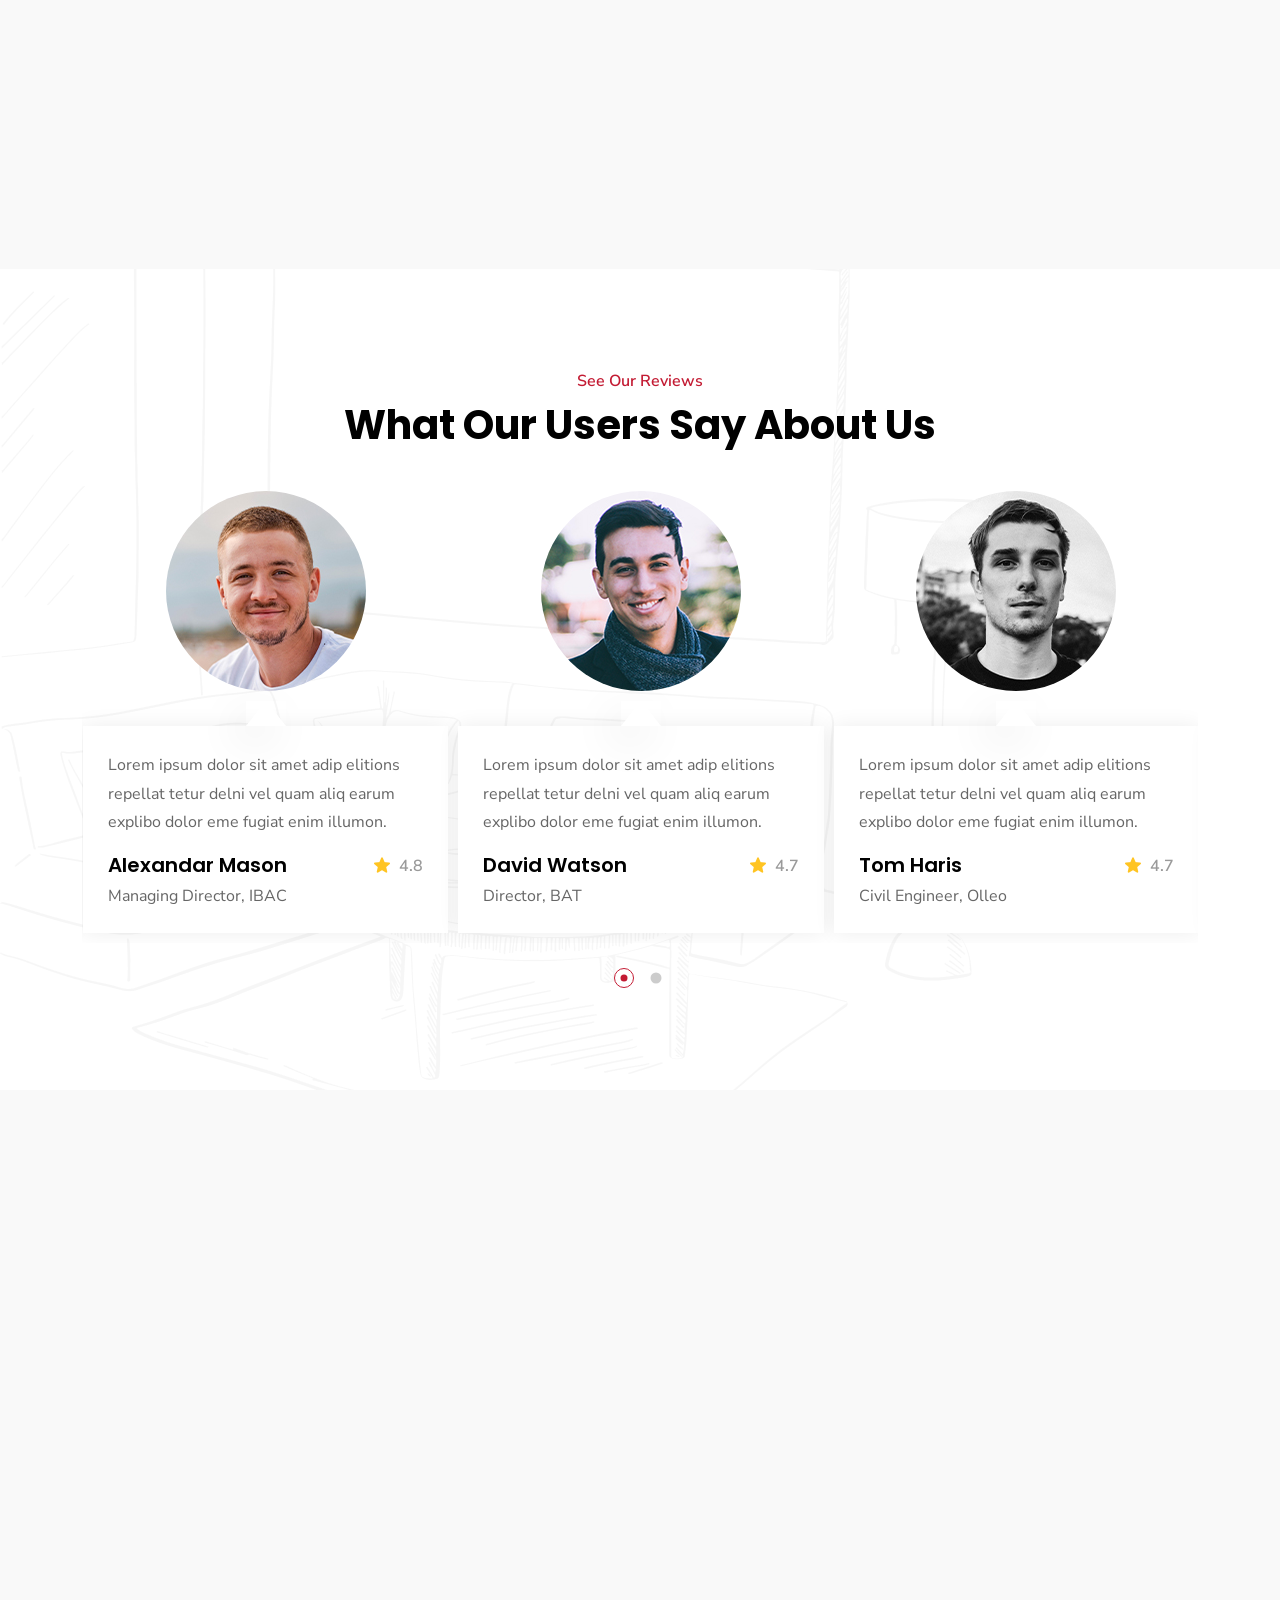
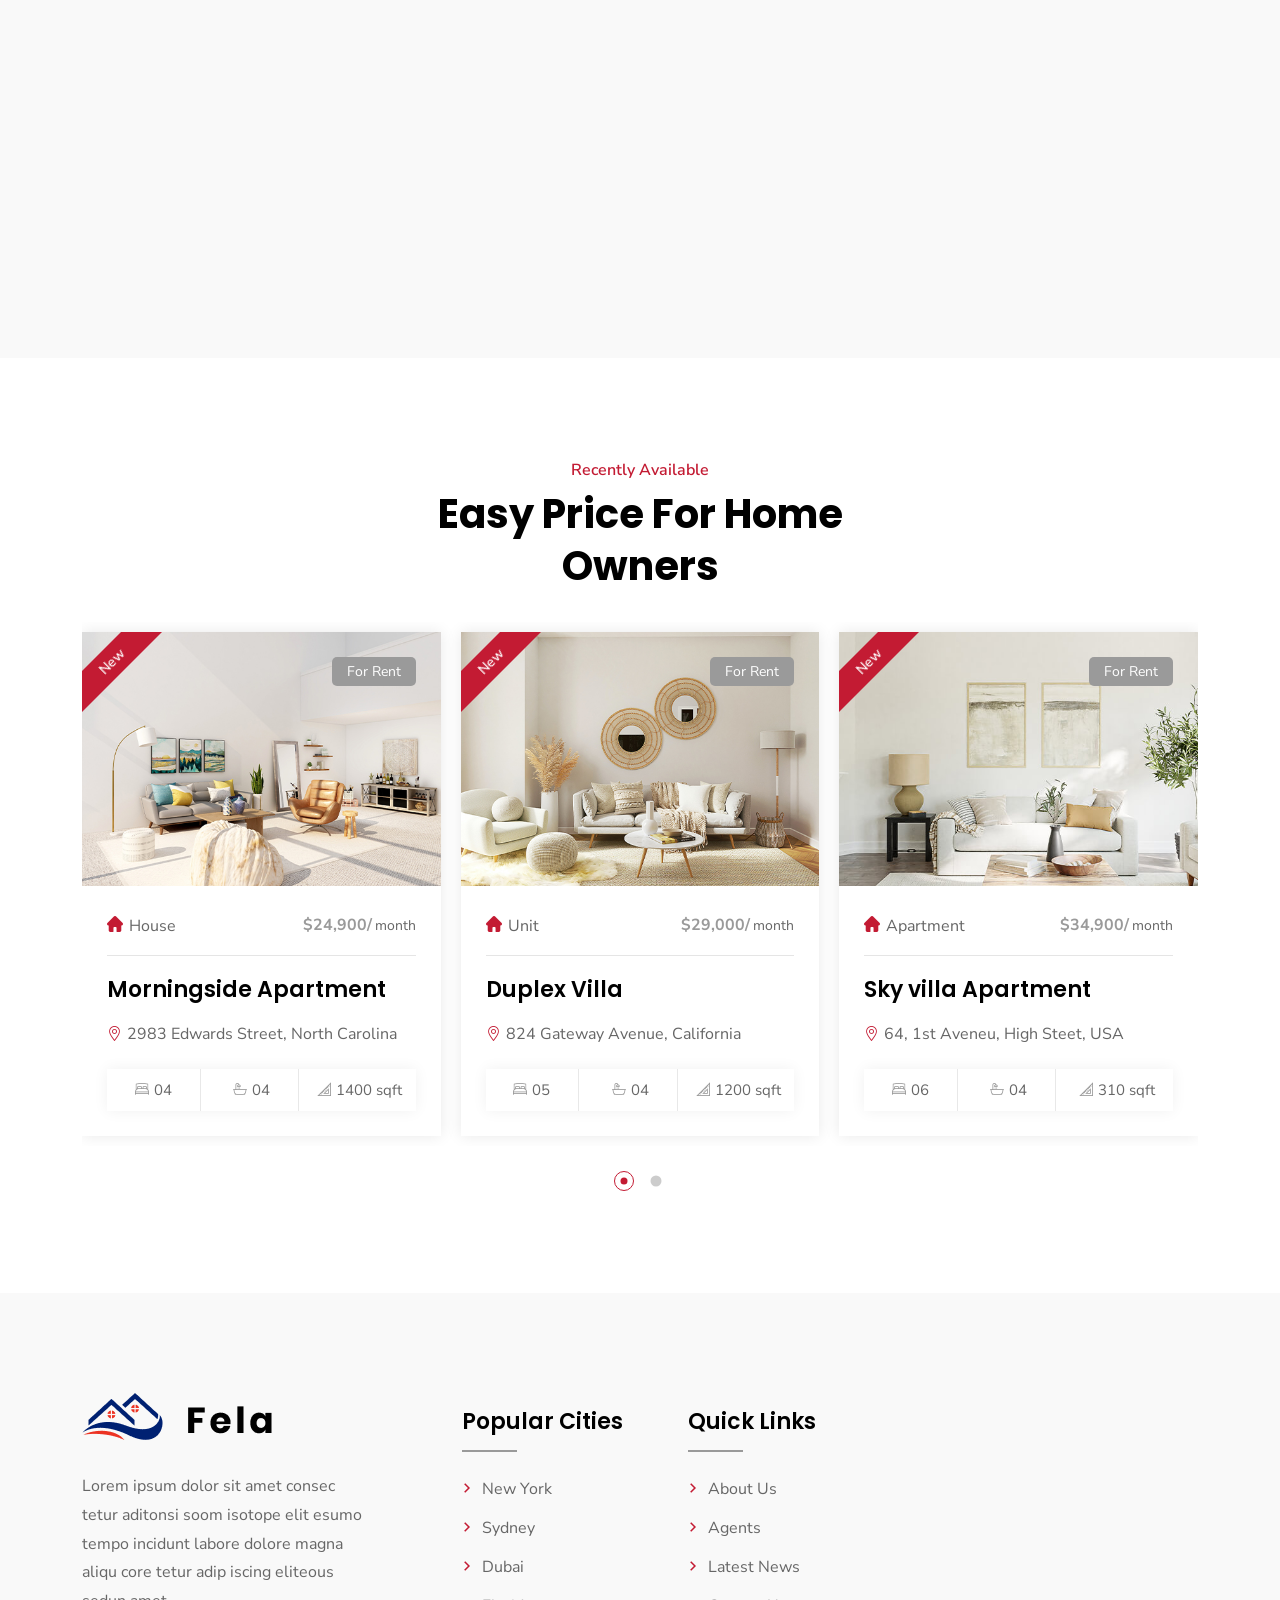
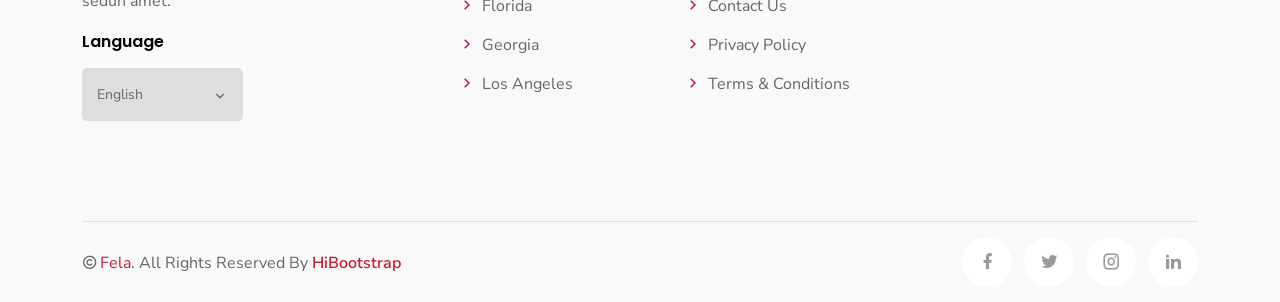
<file: index-2.html>
<!DOCTYPE html>
<html lang="zxx">
<head>

<meta charset="utf-8">
<meta name="viewport" content="width=device-width, initial-scale=1">

<link rel="stylesheet" href="assets/css/bootstrap.min.css">
<link rel="stylesheet" href="assets/css/flaticon.css">
<link rel="stylesheet" href="assets/css/remixicon.css">
<link rel="stylesheet" href="assets/css/owl.carousel.min.css">
<link rel="stylesheet" href="assets/css/fancybox.css">
<link rel="stylesheet" href="assets/css/jquery-ui-min.css">
<link rel="stylesheet" href="assets/css/odometer.min.css">
<link rel="stylesheet" href="assets/css/aos.css">
<link rel="stylesheet" href="assets/css/style.css">
<link rel="stylesheet" href="assets/css/responsive.css">
<link rel="stylesheet" href="assets/css/dark-theme.css">
<title>Fela - Apartments & House Renting HTML Template</title>
<link rel="icon" type="image/png" href="assets/img/favicon.png">
</head>
<body>

<div class="loader js-preloader">
<div></div>
<div></div>
<div></div>
</div>


<div class="switch-theme-mode">
<label id="switch" class="switch">
<input type="checkbox" onchange="toggleTheme()" id="slider">
<span class="slider round"></span>
</label>
</div>

<div class="page-wrapper">

<header class="header-wrap style1">
<div class="container">
<nav class="navbar navbar-expand-md navbar-light">
<a class="navbar-brand" href="index.html">
<img class="logo-light" src="assets/img/logo.png" alt="logo">
<img class="logo-dark" src="assets/img/logo-white.png" alt="logo">
</a>
<div class="collapse navbar-collapse main-menu-wrap" id="navbarSupportedContent">
<div class="menu-close d-lg-none">
<a href="javascript:void(0)"> <i class="ri-close-line"></i></a>
</div>
<ul class="navbar-nav ms-auto">
<li class="nav-item">
<a href="#" class="nav-link active">
Home
<i class="ri-add-line"></i>
</a>
<ul class="dropdown-menu">
<li class="nav-item">
<a href="index.html" class="nav-link">Home One</a>
</li>
<li class="nav-item">
<a href="index-2.html" class="nav-link active">Home Two</a>
</li>
<li class="nav-item">
<a href="index-3.html" class="nav-link">Home Three</a>
</li>
</ul>
</li>
<li class="nav-item">
<a href="about.html" class="nav-link">
About Us
</a>
</li>
<li class="nav-item">
<a href="#" class="nav-link">
Listings
<i class="ri-add-line"></i>
</a>
 <ul class="dropdown-menu">
<li class="nav-item">
<a href="listings-one.html" class="nav-link">Listing Style One
</a>
</li>
<li class="nav-item">
<a href="listings-two.html" class="nav-link">Listing Style Two
</a>
</li>
<li class="nav-item">
<a href="listing-details.html" class="nav-link">Single Listings</a>
</li>
</ul>
</li>
<li class="nav-item">
<a href="#" class="nav-link">
Agents
<i class="ri-add-line"></i>
</a>
<ul class="dropdown-menu">
<li class="nav-item">
<a href="agents.html" class="nav-link">Agent List</a>
</li>
<li class="nav-item">
<a href="agent-details.html" class="nav-link">Agent Details</a>
</li>
</ul>
</li>
<li class="nav-item">
<a href="#" class="nav-link">
Pages
<i class="ri-add-line"></i>
</a>
<ul class="dropdown-menu">
<li class="nav-item">
<a href="how-it-works.html" class="nav-link">How It Works</a>
</li>
<li class="nav-item">
<a href="faq.html" class="nav-link">FAQ</a>
</li>
<li class="nav-item">
<a href="testimonials.html" class="nav-link">Testimonials</a>
</li>
<li class="nav-item">
<a href="terms-of-service.html" class="nav-link">Terms of Service</a>
</li>
<li class="nav-item">
<a href="privacy-policy.html" class="nav-link">Privacy Policy</a>
</li>
<li class="nav-item">
<a href="error-404.html" class="nav-link">404 Error Page</a>
</li>
</ul>
</li>
<li class="nav-item">
<a href="#" class="nav-link">
Blog
<i class="ri-add-line"></i>
</a>
<ul class="dropdown-menu">
<li class="nav-item">
<a href="blog.html" class="nav-link">
Blog
</a>
</li>
<li class="nav-item">
<a href="#" class="nav-link">
Single Blog
<i class="ri-add-line"></i>
</a>
<ul class="dropdown-menu">
<li class="nav-item">
<a href="blog-details-no-sidebar.html" class="nav-link">Blog Details No Sidebar</a>
</li>
<li class="nav-item">
<a href="blog-details-left-sidebar.html" class="nav-link">Blog Details Left Sidebar</a>
</li>
<li class="nav-item">
<a href="blog-details-right-sidebar.html" class="nav-link">Blog Details Right Sidebar</a>
</li>
</ul>
</li>
</ul>
</li>
<li class="nav-item">
<a href="contact.html" class="nav-link">Contact Us</a>
</li>
<li class="nav-item d-lg-none">
<button type="button" class="btn style3" data-bs-toggle="modal" data-bs-target="#signIn">Sign In</button>
</li>
<li class="nav-item d-lg-none">
<button type="button" class="btn style1" data-bs-toggle="modal" data-bs-target="#signUp">Sign Up</button>
</li>
</ul>
<div class="others-options  md-none">
<div class="header-btn">
<button type="button" class="btn style3" data-bs-toggle="modal" data-bs-target="#signIn">Sign In</button>
<button type="button" class="btn style1" data-bs-toggle="modal" data-bs-target="#signUp">Sign Up</button>
</div>
</div>
</div>
</nav>
<div class="mobile-bar-wrap">
<div class="mobile-menu d-lg-none">
<a href="javascript:void(0)"><i class="ri-menu-line"></i></a>
</div>
</div>
</div>
</header>


<section class="hero-wrap style1">
<div class="container">
<div class="row gx-5 align-items-center">
<div class="col-lg-6">
<div class="hero-content" data-speed="0.10" data-revert="true">
<img src="assets/img/hero/shape-1.png" alt="Image" class="hero-shape-one bounce">
<img src="assets/img/hero/house.png" alt="Image">
<h1>Find Your Freedom, Without Leaving Home.</h1>
<p>Proin gravida nibh vel velit auctor aliquet aenean sollicitudin lorem quis bibendum auctor nisi elit consequat ipsum nec sagittis sem nibh id elit.</p>
<form action="#" class="search-form">
<input type="text" placeholder="Find Your Location">
<i class="flaticon-search"></i>
<button type="submit">Search</button>
</form>
</div>
</div>
<div class="col-lg-6">
<div class="hero-img-wrap">
<div class="hero-bg-one bg-f"></div>
<div class="client-feedback">
<ul class="list-style">
<li><a href="testimonials.html"><img src="assets/img/clients/client-1.jpg" alt="Image"></a></li>
<li><a href="testimonials.html"><img src="assets/img/clients/client-2.jpg" alt="Image"></a></li>
<li><a href="testimonials.html"><img src="assets/img/clients/client-3.jpg" alt="Image"></a></li>
<li><a href="testimonials.html"><img src="assets/img/clients/client-4.jpg" alt="Image"></a></li>
</ul>
<span>29k Positive Review</span>
</div>
<div class="hero-property-slider owl-carousel">
<div class="property-card style1">
<div class="property-img">
<img src="assets/img/property/property-14.jpg" alt="Image">
</div>
<div class="property-info">
<h3><a href="listing-details.html">Manhatton Villa</a></h3>
<p>Lorem ipsum dolor sit ame con adipi scing elit osmo</p>
<div class="ratings">
<i class="flaticon-star"></i>
4.8(400+ Review)
</div>
</div>
</div>
<div class="property-card style1">
<div class="property-img">
<img src="assets/img/property/property-15.jpg" alt="Image">
</div>
<div class="property-info">
<h3><a href="listing-details.html">Roseland House</a></h3>
<p>Lorem ipsum dolor sit ame con adipi scing elit osmo</p>
<div class="ratings">
<i class="flaticon-star"></i>
4.9(230+ Review)
</div>
</div>
</div>
<div class="property-card style1">
<div class="property-img">
<img src="assets/img/property/property-16.jpg" alt="Image">
</div>
<div class="property-info">
<h3><a href="listing-details.html">Mitford Villa</a></h3>
<p>Lorem ipsum dolor sit ame con adipi scing elit osmo</p>
<div class="ratings">
<i class="flaticon-star"></i>
4.8(300+ Review)
</div>
</div>
</div>
</div>
</div>
</div>
</div>
</div>
</section>


<div class="counter-area  bg-seashell pt-100 pb-75">
    <div class="container">
        <div class="counter-card-wrap style1">
            <div class="counter-card">
                <span class="counter-icon">
                    <i class="flaticon-quality-control"></i>
                </span>
                <div class="counter-text">
                    <h2 class="counter-num">
                        <span class="odometer" data-count="12"></span>
                        <span class="target">+</span>
                    </h2>
                    <p>Years Of Experience</p>
                </div>
            </div>
            <div class="counter-card">
                <span class="counter-icon">
                    <i class="flaticon-apartment"></i>
                </span>
                <div class="counter-text">
                    <h2 class="counter-num">
                        <span class="odometer" data-count="167"></span>
                        <span class="target">K+</span>
                    </h2>
                    <p>Apartments Rent</p>
                </div>
            </div>
            <div class="counter-card">
                <span class="counter-icon">
                    <i class="flaticon-office-building"></i>
                </span>
                <div class="counter-text">
                    <h2 class="counter-num">
                        <span class="odometer" data-count="239"></span>
                        <span class="target">+</span>
                    </h2>
                    <p>Total Constructions</p>
                </div>
            </div>
            <div class="counter-card">
                <span class="counter-icon">
                    <i class="flaticon-hand-gesture"></i>
                </span>
                <div class="counter-text">
                    <h2 class="counter-num">
                        <span class="odometer" data-count="449"></span>
                        <span class="target">+</span>
                    </h2>
                    <p>Apartio Rooms</p>
                </div>
            </div>
        </div>
    </div>
</div>


<section class="property-wrap pt-100 pb-75">
    <div class="container">
        <div class="row section-title style1 mb-40  align-items-end">
            <div class="col-md-8">
                <span>Our Properties</span>
                <h2>Latest House Listings</h2>
            </div>
            <div class="col-md-4 text-md-end sm-none">
                <a href="listings-one.html" class="btn style1">View All Listings</a>
            </div>
        </div>
        <ul class="nav nav-tabs property-tablist" role="tablist">
            <li class="nav-item">
                <button class="nav-link active" data-bs-toggle="tab" data-bs-target="#tab_1" type="button" role="tab">Residential</button>
            </li>
            <li class="nav-item">
                <button class="nav-link" data-bs-toggle="tab" data-bs-target="#tab_2" type="button" role="tab">Commercial</button>
            </li>
            <li class="nav-item">
                <button class="nav-link" data-bs-toggle="tab" data-bs-target="#tab_3" type="button" role="tab">Apartments</button>
            </li>
        </ul>
        <div class="tab-content hw-tab-content">
            <div class="tab-pane fade show active" id="tab_1" role="tabpanel">
                <div class="row">
                    <div class="col-xl-4 col-lg-6 col-md-6">
                        <div class="property-card style2">
                            <div class="property-img-slider owl-carousel">
                                <img src="assets/img/property/property-10.jpg" alt="Image">
                                <img src="assets/img/property/property-1.jpg" alt="Image">
                                <img src="assets/img/property/property-11.jpg" alt="Image">
                            </div>
                            <div class="property-info">
                                <div class="property-status-wrap">
                                    <span class="property-status">For Rent</span>
                                    <p class="property-price">$34,900/<span>month</span></p>
                                </div>
                                <h3><a href="listing-details.html">Villa In Luis Park</a></h3>
                                <p><i class="flaticon-location"></i>64, 1st Aveneu, High Steet, USA</p>
                                <ul class="property-metainfo list-style">
                                    <li><i class="flaticon-double-bed"></i>06</li>
                                    <li><i class="flaticon-bath-tub"></i>04</li>
                                    <li><i class="flaticon-square"></i>3100 sqft</li>
                                </ul>
                            </div>
                        </div>
                    </div>
                    <div class="col-xl-4 col-lg-6 col-md-6">
                        <div class="property-card style2">
                            <div class="property-img-slider owl-carousel">
                                <img src="assets/img/property/property-2.jpg" alt="Image">
                                <img src="assets/img/property/property-7.jpg" alt="Image">
                                <img src="assets/img/property/property-8.jpg" alt="Image">
                            </div>
                            <div class="property-info">
                                <div class="property-status-wrap">
                                    <span class="property-status">For Sale</span>
                                    <p class="property-price">$21,400</p>
                                </div>
                                <h3><a href="listing-details.html">Modern Apartment</a></h3>
                                <p><i class="flaticon-location"></i>123/A, Miles Ave, North Steet, USA</p>
                                <ul class="property-metainfo list-style">
                                    <li><i class="flaticon-double-bed"></i>05</li>
                                    <li><i class="flaticon-bath-tub"></i>03</li>
                                    <li><i class="flaticon-square"></i>2500 sqft</li>
                                </ul>
                            </div>
                        </div>
                    </div>
                    <div class="col-xl-4 col-lg-6 col-md-6">
                        <div class="property-card style2">
                            <div class="property-img-slider owl-carousel">
                                <img src="assets/img/property/property-3.jpg" alt="Image">
                                <img src="assets/img/property/property-9.jpg" alt="Image">
                                <img src="assets/img/property/property-17.jpg" alt="Image">
                            </div>
                            <div class="property-info">
                                <div class="property-status-wrap">
                                    <span class="property-status">For Rent</span>
                                    <p class="property-price">$44,900/<span>month</span></p>
                                </div>
                                <h3><a href="listing-details.html">Apartment For Rent</a></h3>
                                <p><i class="flaticon-location"></i>732 Burwell Heights Road, Houston</p>
                                <ul class="property-metainfo list-style">
                                    <li><i class="flaticon-double-bed"></i>07</li>
                                    <li><i class="flaticon-bath-tub"></i>04</li>
                                    <li><i class="flaticon-square"></i>4110 sqft</li>
                                </ul>
                            </div>
                        </div>
                    </div>
                    <div class="col-xl-4 col-lg-6 col-md-6">
                        <div class="property-card style2">
                            <div class="property-img-slider owl-carousel">
                                <img src="assets/img/property/property-4.jpg" alt="Image">
                                <img src="assets/img/property/property-13.jpg" alt="Image">
                                <img src="assets/img/property/property-12.jpg" alt="Image">
                            </div>
                            <div class="property-info">
                                <div class="property-status-wrap">
                                    <span class="property-status">For Rent</span>
                                    <p class="property-price">$25,900/<span>month</span></p>
                                </div>
                                <h3><a href="listing-details.html">Dreamy Penthouse</a></h3>
                                <p><i class="flaticon-location"></i>4890 Grey Fox Fam Road, Houston</p>
                                <ul class="property-metainfo list-style">
                                    <li><i class="flaticon-double-bed"></i>05</li>
                                    <li><i class="flaticon-bath-tub"></i>02</li>
                                    <li><i class="flaticon-square"></i>2210 sqft</li>
                                </ul>
                            </div>
                        </div>
                    </div>
                    <div class="col-xl-4 col-lg-6 col-md-6">
                        <div class="property-card style2">
                            <div class="property-img-slider owl-carousel">
                                <img src="assets/img/property/property-5.jpg" alt="Image">
                                <img src="assets/img/property/property-17.jpg" alt="Image">
                                <img src="assets/img/property/property-18.jpg" alt="Image">
                            </div>
                            <div class="property-info">
                                <div class="property-status-wrap">
                                    <span class="property-status">For Rent</span>
                                    <p class="property-price">$34,900/<span>month</span></p>
                                </div>
                                <h3><a href="listing-details.html">Luxury Apartment</a></h3>
                                <p><i class="flaticon-location"></i>2665 Blair Court, Dalton, Missouri</p>
                                <ul class="property-metainfo list-style">
                                    <li><i class="flaticon-double-bed"></i>04</li>
                                    <li><i class="flaticon-bath-tub"></i>02</li>
                                    <li><i class="flaticon-square"></i>2800 sqft</li>
                                </ul>
                            </div>
                        </div>
                    </div>
                    <div class="col-xl-4 col-lg-6 col-md-6">
                        <div class="property-card style2">
                            <div class="property-img-slider owl-carousel">
                                <img src="assets/img/property/property-6.jpg" alt="Image">
                                <img src="assets/img/property/property-19.jpg" alt="Image">
                                <img src="assets/img/property/property-23.jpg" alt="Image">
                            </div>
                            <div class="property-info">
                                <div class="property-status-wrap">
                                    <span class="property-status">For Sale</span>
                                    <p class="property-price">$44,000</p>
                                </div>
                                <h3><a href="listing-details.html">Flat For Sale</a></h3>
                                <p><i class="flaticon-location"></i>1849 Woodbridge Lane, Michigan</p>
                                <ul class="property-metainfo list-style">
                                    <li><i class="flaticon-double-bed"></i>06</li>
                                    <li><i class="flaticon-bath-tub"></i>05</li>
                                    <li><i class="flaticon-square"></i>4000 sqft</li>
                                </ul>
                            </div>
                        </div>
                    </div>
                </div>
            </div>
            <div class="tab-pane fade" id="tab_2" role="tabpanel">
                <div class="row">
                    <div class="col-xl-4 col-lg-6 col-md-6">
                        <div class="property-card style2">
                            <div class="property-img-slider owl-carousel">
                                <img src="assets/img/property/property-1.jpg" alt="Image">
                                <img src="assets/img/property/property-10.jpg" alt="Image">
                                <img src="assets/img/property/property-11.jpg" alt="Image">
                            </div>
                            <div class="property-info">
                                <div class="property-status-wrap">
                                    <span class="property-status">For Rent</span>
                                    <p class="property-price">$34,900/<span>month</span></p>
                                </div>
                                <h3><a href="listing-details.html">Villa In Luis Park</a></h3>
                                <p><i class="flaticon-location"></i>64, 1st Aveneu, High Steet, USA</p>
                                <ul class="property-metainfo list-style">
                                    <li><i class="flaticon-double-bed"></i>06</li>
                                    <li><i class="flaticon-bath-tub"></i>04</li>
                                    <li><i class="flaticon-square"></i>3100 sqft</li>
                                </ul>
                            </div>
                        </div>
                    </div>
                    <div class="col-xl-4 col-lg-6 col-md-6">
                        <div class="property-card style2">
                            <div class="property-img-slider owl-carousel">
                                <img src="assets/img/property/property-7.jpg" alt="Image">
                                <img src="assets/img/property/property-2.jpg" alt="Image">
                                <img src="assets/img/property/property-8.jpg" alt="Image">
                            </div>
                            <div class="property-info">
                                <div class="property-status-wrap">
                                    <span class="property-status">For Sale</span>
                                    <p class="property-price">$21,400</p>
                                </div>
                                <h3><a href="listing-details.html">Modern Apartment</a></h3>
                                <p><i class="flaticon-location"></i>123/A, Miles Ave, North Steet, USA</p>
                                <ul class="property-metainfo list-style">
                                    <li><i class="flaticon-double-bed"></i>05</li>
                                    <li><i class="flaticon-bath-tub"></i>03</li>
                                    <li><i class="flaticon-square"></i>2500 sqft</li>
                                </ul>
                            </div>
                        </div>
                    </div>
                    <div class="col-xl-4 col-lg-6 col-md-6">
                        <div class="property-card style2">
                            <div class="property-img-slider owl-carousel">
                                <img src="assets/img/property/property-9.jpg" alt="Image">
                                <img src="assets/img/property/property-3.jpg" alt="Image">
                                <img src="assets/img/property/property-17.jpg" alt="Image">
                            </div>
                            <div class="property-info">
                                <div class="property-status-wrap">
                                    <span class="property-status">For Rent</span>
                                    <p class="property-price">$44,900/<span>month</span></p>
                                </div>
                                <h3><a href="listing-details.html">Apartment For Rent</a></h3>
                                <p><i class="flaticon-location"></i>732 Burwell Heights Road, Houston</p>
                                <ul class="property-metainfo list-style">
                                    <li><i class="flaticon-double-bed"></i>07</li>
                                    <li><i class="flaticon-bath-tub"></i>04</li>
                                    <li><i class="flaticon-square"></i>4110 sqft</li>
                                </ul>
                            </div>
                        </div>
                    </div>
                    <div class="col-xl-4 col-lg-6 col-md-6">
                        <div class="property-card style2">
                            <div class="property-img-slider owl-carousel">
                                <img src="assets/img/property/property-13.jpg" alt="Image">
                                <img src="assets/img/property/property-4.jpg" alt="Image">
                                <img src="assets/img/property/property-12.jpg" alt="Image">
                            </div>
                            <div class="property-info">
                                <div class="property-status-wrap">
                                    <span class="property-status">For Rent</span>
                                    <p class="property-price">$25,900/<span>month</span></p>
                                </div>
                                <h3><a href="listing-details.html">Dreamy Penthouse</a></h3>
                                <p><i class="flaticon-location"></i>4890 Grey Fox Fam Road, Houston</p>
                                <ul class="property-metainfo list-style">
                                    <li><i class="flaticon-double-bed"></i>05</li>
                                    <li><i class="flaticon-bath-tub"></i>02</li>
                                    <li><i class="flaticon-square"></i>2210 sqft</li>
                                </ul>
                            </div>
                        </div>
                    </div>
                    <div class="col-xl-4 col-lg-6 col-md-6">
                        <div class="property-card style2">
                            <div class="property-img-slider owl-carousel">
                                <img src="assets/img/property/property-17.jpg" alt="Image">
                                <img src="assets/img/property/property-5.jpg" alt="Image">
                                <img src="assets/img/property/property-18.jpg" alt="Image">
                            </div>
                            <div class="property-info">
                                <div class="property-status-wrap">
                                    <span class="property-status">For Rent</span>
                                    <p class="property-price">$34,900/<span>month</span></p>
                                </div>
                                <h3><a href="listing-details.html">Luxury Apartment</a></h3>
                                <p><i class="flaticon-location"></i>2665 Blair Court, Dalton, Missouri</p>
                                <ul class="property-metainfo list-style">
                                    <li><i class="flaticon-double-bed"></i>04</li>
                                    <li><i class="flaticon-bath-tub"></i>02</li>
                                    <li><i class="flaticon-square"></i>2800 sqft</li>
                                </ul>
                            </div>
                        </div>
                    </div>
                    <div class="col-xl-4 col-lg-6 col-md-6">
                        <div class="property-card style2">
                            <div class="property-img-slider owl-carousel">
                                <img src="assets/img/property/property-19.jpg" alt="Image">
                                <img src="assets/img/property/property-6.jpg" alt="Image">
                                <img src="assets/img/property/property-23.jpg" alt="Image">
                            </div>
                            <div class="property-info">
                                <div class="property-status-wrap">
                                    <span class="property-status">For Sale</span>
                                    <p class="property-price">$44,000</p>
                                </div>
                                <h3><a href="listing-details.html">Flat For Sale</a></h3>
                                <p><i class="flaticon-location"></i>1849 Woodbridge Lane, Michigan</p>
                                <ul class="property-metainfo list-style">
                                    <li><i class="flaticon-double-bed"></i>06</li>
                                    <li><i class="flaticon-bath-tub"></i>05</li>
                                    <li><i class="flaticon-square"></i>4000 sqft</li>
                                </ul>
                            </div>
                        </div>
                    </div>
                </div>
            </div>
            <div class="tab-pane fade" id="tab_3" role="tabpanel">
                <div class="row">
                    <div class="col-xl-4 col-lg-6 col-md-6">
                        <div class="property-card style2">
                            <div class="property-img-slider owl-carousel">
                                <img src="assets/img/property/property-10.jpg" alt="Image">
                                <img src="assets/img/property/property-1.jpg" alt="Image">
                                <img src="assets/img/property/property-11.jpg" alt="Image">
                            </div>
                            <div class="property-info">
                                <div class="property-status-wrap">
                                    <span class="property-status">For Rent</span>
                                    <p class="property-price">$34,900/<span>month</span></p>
                                </div>
                                <h3><a href="listing-details.html">Villa In Luis Park</a></h3>
                                <p><i class="flaticon-location"></i>64, 1st Aveneu, High Steet, USA</p>
                                <ul class="property-metainfo list-style">
                                    <li><i class="flaticon-double-bed"></i>06</li>
                                    <li><i class="flaticon-bath-tub"></i>04</li>
                                    <li><i class="flaticon-square"></i>3100 sqft</li>
                                </ul>
                            </div>
                        </div>
                    </div>
                    <div class="col-xl-4 col-lg-6 col-md-6">
                        <div class="property-card style2">
                            <div class="property-img-slider owl-carousel">
                                <img src="assets/img/property/property-8.jpg" alt="Image">
                                <img src="assets/img/property/property-7.jpg" alt="Image">
                                <img src="assets/img/property/property-2.jpg" alt="Image">
                            </div>
                            <div class="property-info">
                                <div class="property-status-wrap">
                                    <span class="property-status">For Sale</span>
                                    <p class="property-price">$21,400</p>
                                </div>
                                <h3><a href="listing-details.html">Modern Apartment</a></h3>
                                <p><i class="flaticon-location"></i>123/A, Miles Ave, North Steet, USA</p>
                                <ul class="property-metainfo list-style">
                                    <li><i class="flaticon-double-bed"></i>05</li>
                                    <li><i class="flaticon-bath-tub"></i>03</li>
                                    <li><i class="flaticon-square"></i>2500 sqft</li>
                                </ul>
                            </div>
                        </div>
                    </div>
                    <div class="col-xl-4 col-lg-6 col-md-6">
                        <div class="property-card style2">
                            <div class="property-img-slider owl-carousel">
                                <img src="assets/img/property/property-17.jpg" alt="Image">
                                <img src="assets/img/property/property-9.jpg" alt="Image">
                                <img src="assets/img/property/property-3.jpg" alt="Image">
                            </div>
                            <div class="property-info">
                                <div class="property-status-wrap">
                                    <span class="property-status">For Rent</span>
                                    <p class="property-price">$44,900/<span>month</span></p>
                                </div>
                                <h3><a href="listing-details.html">Apartment For Rent</a></h3>
                                <p><i class="flaticon-location"></i>732 Burwell Heights Road, Houston</p>
                                <ul class="property-metainfo list-style">
                                    <li><i class="flaticon-double-bed"></i>07</li>
                                    <li><i class="flaticon-bath-tub"></i>04</li>
                                    <li><i class="flaticon-square"></i>4110 sqft</li>
                                </ul>
                            </div>
                        </div>
                    </div>
                    <div class="col-xl-4 col-lg-6 col-md-6">
                        <div class="property-card style2">
                            <div class="property-img-slider owl-carousel">
                                <img src="assets/img/property/property-12.jpg" alt="Image">
                                <img src="assets/img/property/property-13.jpg" alt="Image">
                                <img src="assets/img/property/property-4.jpg" alt="Image">
                            </div>
                            <div class="property-info">
                                <div class="property-status-wrap">
                                    <span class="property-status">For Rent</span>
                                    <p class="property-price">$25,900/<span>month</span></p>
                                </div>
                                <h3><a href="listing-details.html">Dreamy Penthouse</a></h3>
                                <p><i class="flaticon-location"></i>4890 Grey Fox Fam Road, Houston</p>
                                <ul class="property-metainfo list-style">
                                    <li><i class="flaticon-double-bed"></i>05</li>
                                    <li><i class="flaticon-bath-tub"></i>02</li>
                                    <li><i class="flaticon-square"></i>2210 sqft</li>
                                </ul>
                            </div>
                        </div>
                    </div>
                    <div class="col-xl-4 col-lg-6 col-md-6">
                        <div class="property-card style2">
                            <div class="property-img-slider owl-carousel">
                                <img src="assets/img/property/property-18.jpg" alt="Image">
                                <img src="assets/img/property/property-17.jpg" alt="Image">
                                <img src="assets/img/property/property-5.jpg" alt="Image">
                            </div>
                            <div class="property-info">
                                <div class="property-status-wrap">
                                    <span class="property-status">For Rent</span>
                                    <p class="property-price">$34,900/<span>month</span></p>
                                </div>
                                <h3><a href="listing-details.html">Luxury Apartment</a></h3>
                                <p><i class="flaticon-location"></i>2665 Blair Court, Dalton, Missouri</p>
                                <ul class="property-metainfo list-style">
                                    <li><i class="flaticon-double-bed"></i>04</li>
                                    <li><i class="flaticon-bath-tub"></i>02</li>
                                    <li><i class="flaticon-square"></i>2800 sqft</li>
                                </ul>
                            </div>
                        </div>
                    </div>
                    <div class="col-xl-4 col-lg-6 col-md-6">
                        <div class="property-card style2">
                            <div class="property-img-slider owl-carousel">
                                <img src="assets/img/property/property-23.jpg" alt="Image">
                                <img src="assets/img/property/property-19.jpg" alt="Image">
                                <img src="assets/img/property/property-6.jpg" alt="Image">
                            </div>
                            <div class="property-info">
                                <div class="property-status-wrap">
                                    <span class="property-status">For Sale</span>
                                    <p class="property-price">$44,000</p>
                                </div>
                                <h3><a href="listing-details.html">Flat For Sale</a></h3>
                                <p><i class="flaticon-location"></i>1849 Woodbridge Lane, Michigan</p>
                                <ul class="property-metainfo list-style">
                                    <li><i class="flaticon-double-bed"></i>06</li>
                                    <li><i class="flaticon-bath-tub"></i>05</li>
                                    <li><i class="flaticon-square"></i>4000 sqft</li>
                                </ul>
                            </div>
                        </div>
                    </div>
                </div>
            </div>
        </div>
    </div>
</section>


<section class="about-wrap style1 ptb-100 bg-seashell">
<img src="assets/img/about/shape-3.png" alt="Image" class="about-shape-three">
<div class="container">
<div class="row gx-5 align-items-center">
<div class="col-lg-6" data-aos="fade-right" data-aos-duration="1200" data-aos-delay="200">
<div class="about-img-wrap">
<img src="assets/img/about/shape-1.png" alt="Image" class="about-shape-one rotate">
<img src="assets/img/about/shape-2.png" alt="Image" class="about-shape-two bounce">
<img src="assets/img/about/about-img-1.jpg" alt="Iamge" class="about-img-one">
<img src="assets/img/about/about-img-2.jpg" alt="Iamge" class="about-img-two">
</div>
</div>
<div class="col-lg-6" data-aos="fade-left" data-aos-duration="1200" data-aos-delay="200">
<div class="about-content">
<div class="content-title style1">
<span>About Us</span>
<h2>Enjoy Our Property For A Weekend Longer Stay</h2>
<p>Best Strategic planning dolor sit amet consectetur adipiscing elit. Scel erus isque ametus odio velit auctor nam elit nulla eget sodales dui pulvinar. Best strategic planning dolor sit sectetur morethe.</p>
</div>
<ul class="content-feature-list list-style">
<li><i class="flaticon-checked"></i> We have a strong customer support in 24/7 days</li>
<li><i class="flaticon-checked"></i>We offer wonderful homes with furnitures.</li>
<li><i class="flaticon-checked"></i>Private balconies with stunning views</li>
<li><i class="flaticon-checked"></i>Smart Home Design & Beautiful Scene Around</li>
</ul>
<a href="about.html" class="btn style2">Learn More</a>
</div>
</div>
</div>
</div>
</section>


<section class="advantage-wrap ptb-100">
    <div class="container">
        <div class="section-title style1 text-center mb-40">
            <span>Advantages</span>
            <h2>Our Best Advantages</h2>
        </div>
        <div class="row justify-content-center">
            <div class="col-xl-4 col-lg-4 col-md-6 col-sm-6" data-aos="fade-up" data-aos-duration="1200" data-aos-delay="200">
                <div class="adv-card">
                    <div class="adv-img">
                        <img src="assets/img/adv-1.png" alt="Image">
                    </div>
                    <div class="adv-info">
                        <h3>Smart Home Design</h3>
                        <p>Lorem ipsum dolor sit amet, cons ectetur adip isci ngelit, sed do eiusmod tem.</p>
                    </div>
                </div>
            </div>
            <div class="col-xl-4 col-lg-4 col-md-6 col-sm-6" data-aos="fade-up" data-aos-duration="1200" data-aos-delay="200">
                <div class="adv-card">
                    <div class="adv-img">
                        <img src="assets/img/adv-2.png" alt="Image">
                    </div>
                    <div class="adv-info">
                        <h3>Beautiful Scene Around</h3>
                        <p>Lorem ipsum dolor sit amet, cons ectetur adip isci ngelit, sed do eiusmod tem.</p>
                    </div>
                </div>
            </div>
            <div class="col-xl-4 col-lg-4 col-md-6 col-sm-6" data-aos="fade-up" data-aos-duration="1200" data-aos-delay="200">
                <div class="adv-card">
                    <div class="adv-img">
                        <img src="assets/img/adv-3.png" alt="Image">
                    </div>
                    <div class="adv-info">
                        <h3>Complete 24/7 Support</h3>
                        <p>Lorem ipsum dolor sit amet, cons ectetur adip isci ngelit, sed do eiusmod tem.</p>
                    </div>
                </div>
            </div>
            <div class="col-12 text-center mt-10">
                <a href="listings-one.html" class="btn style1">Explore Properties</a>
            </div>
        </div>
    </div>
</section>


<div class="bg-seashell ptb-100">
<div class="container">
<div class="video-wrap style1 video-bg-1 bg-f ptb-100">
<div class="row align-items-center">
<div class="col-lg-7 col-md-8 order-lg-1 order-md-1 order-2" data-aos="fade-right" data-aos-duration="1200" data-aos-delay="200">
<div class="video-content">
<div class="content-title style1">
<span>Open Video</span>
<h2>Attend A Virtual Open Apartments</h2>
<p>Best Strategic planning dolor sit amet consectetur adipiscing elit. Scel erus isque ametus odio velit auctor nam elit nulla eget sodales dui pulvinar. Best strategic planning dolor sit amet.</p>
</div>
<a href="listings-two.html" class="btn style2">Explore Property</a>
</div>
</div>
<div class="col-lg-5 col-md-4 order-lg-2 order-md-2 order-1">
<a class="play-video" data-fancybox="" href="https://www.youtube.com/watch?v=Qj59_LGUBvE&amp;t=1s">
<span class="play-now icon"><i class="flaticon-play-1"></i>
<span class="ripple"></span></span>
</a>
</div>
</div>
</div>
</div>
</div>


<section class="simple-wrap pt-100 pb-75">
<div class="container">
<div class="row">
<div class="col-xl-6 offset-xl-3 col-lg-8 offset-lg-2">
<div class="section-title style1 text-center mb-40">
<span>Your Journey With Us</span>
<h2>What Kind Of Place You Are Looking For?</h2>
</div>
</div>
</div>
<div class="row justify-content-center">
<div class="col-xl-4 col-lg-6 col-md-6" data-aos="fade-up" data-aos-duration="1200" data-aos-delay="200">
<div class="simple-card">
<img src="assets/img/about/simple-1.jpg" alt="Image">
<div class="simple-card-info">
<h3>Apartment Life</h3>
<p>Lorem ipsum dolor sit amet consec tet adipisicing elit. Reprehe nderit volupta labore error amet.</p>
<a href="listings-one.html" class="link style1">View More</a>
</div>
</div>
</div>
<div class="col-xl-4 col-lg-6 col-md-6" data-aos="fade-up" data-aos-duration="1200" data-aos-delay="300">
<div class="simple-card">
<img src="assets/img/about/simple-2.jpg" alt="Image">
<div class="simple-card-info">
<h3>Pet Fiendly</h3>
<p>Lorem ipsum dolor sit amet consec tet adipisicing elit. Reprehe nderit volupta labore error amet.</p>
<a href="listings-one.html" class="link style1">View More</a>
</div>
</div>
</div>
<div class="col-xl-4 col-lg-6 col-md-6" data-aos="fade-up" data-aos-duration="1200" data-aos-delay="400">
<div class="simple-card">
<img src="assets/img/about/simple-3.jpg" alt="Image">
<div class="simple-card-info">
<h3>Parking Included</h3>
<p>Lorem ipsum dolor sit amet consec tet adipisicing elit. Reprehe nderit volupta labore error amet.</p>
<a href="listings-one.html" class="link style1">View More</a>
</div>
</div>
</div>
</div>
</div>
</section>


<section class="city-wrap pt-100 pb-75 bg-seashell">
<img src="assets/img/shape-2.png" alt="Image" class="city-shape-one">
<div class="container">
<div class="section-title style1 text-center mb-40">
<span>Choose A Popular City</span>
<h2>Our Hottest Nearby Cities</h2>
</div>
<div class="row justify-content-center">
<div class="col-xxl-3 col-xl-3 col-lg-4 col-md-6" data-aos="fade-up" data-aos-duration="1200" data-aos-delay="200">
<div class="city-card style1">
<img src="assets/img/city/city-1.jpg" alt="Image">
<div class="city-info">
<h3><a href="listings-one.html">New York City</a></h3>
<p>+5231 properties</p>
</div>
</div>
</div>
<div class="col-xxl-3 col-xl-3 col-lg-4 col-md-6" data-aos="fade-up" data-aos-duration="1200" data-aos-delay="300">
<div class="city-card style1">
<img src="assets/img/city/city-2.jpg" alt="Image">
<div class="city-info">
<h3><a href="listings-one.html">Los Angeles</a></h3>
<p>+1211 properties</p>
</div>
</div>
</div>
<div class="col-xxl-3 col-xl-3 col-lg-4 col-md-6" data-aos="fade-up" data-aos-duration="1200" data-aos-delay="400">
<div class="city-card style1">
<img src="assets/img/city/city-3.jpg" alt="Image">
<div class="city-info">
<h3><a href="listings-one.html">Prauge</a></h3>
<p>+121 properties</p>
</div>
</div>
</div>
<div class="col-xxl-3 col-xl-3 col-lg-4 col-md-6" data-aos="fade-up" data-aos-duration="1200" data-aos-delay="500">
<div class="city-card style1">
<img src="assets/img/city/city-4.jpg" alt="Image">
<div class="city-info">
<h3><a href="listings-one.html">Florida</a></h3>
<p>+432 properties</p>
</div>
</div>
</div>
<div class="col-xxl-3 col-xl-3 col-lg-4 col-md-6" data-aos="fade-up" data-aos-duration="1200" data-aos-delay="200">
<div class="city-card style1">
<img src="assets/img/city/city-5.jpg" alt="Image">
<div class="city-info">
<h3><a href="listings-one.html">San Fransisco</a></h3>
<p>+231 properties</p>
</div>
</div>
</div>
<div class="col-xxl-3 col-xl-3 col-lg-4 col-md-6" data-aos="fade-up" data-aos-duration="1200" data-aos-delay="300">
<div class="city-card style1">
<img src="assets/img/city/city-6.jpg" alt="Image">
<div class="city-info">
<h3><a href="listings-one.html">Torento City</a></h3>
<p>+1222 properties</p>
</div>
</div>
</div>
<div class="col-xxl-3 col-xl-3 col-lg-4 col-md-6" data-aos="fade-up" data-aos-duration="1200" data-aos-delay="400">
<div class="city-card style1">
<img src="assets/img/city/city-7.jpg" alt="Image">
<div class="city-info">
<h3><a href="listings-one.html">Vancuver City</a></h3>
<p>+151 properties</p>
</div>
</div>
</div>
<div class="col-xxl-3 col-xl-3 col-lg-4 col-md-6" data-aos="fade-up" data-aos-duration="1200" data-aos-delay="500">
<div class="city-card style1">
<img src="assets/img/city/city-8.jpg" alt="Image">
<div class="city-info">
<h3><a href="listings-one.html">Montreal City</a></h3>
<p>+232 properties</p>
</div>
</div>
</div>
</div>
</div>
</section>


<section class="testimonial-wrap ptb-100">
<img src="assets/img/shape-1.png" alt="Image" class="testimonial-shape-one">
<div class="container">
<div class="section-title style1 text-center mb-40">
<span>See Our Reviews</span>
<h2>What Our Users Say About Us</h2>
</div>
<div class="testimonial-slider-one owl-carousel">
<div class="testimonial-card style1">
<div class="client-img">
<img src="assets/img/clients/client-1.jpg" alt="Image">
</div>
<div class="quote-wrap">
<p class="client-quote">
Lorem ipsum dolor sit amet adip elitions repellat tetur delni vel quam aliq earum explibo dolor eme fugiat enim illumon.
</p>
<div class="client-info-wrap">
<div class="client-info">
<h5>Alexandar Mason</h5>
 <span>Managing Director, IBAC</span>
</div>
<div class="ratings">
<i class="flaticon-star"></i>
4.8
</div>
</div>
</div>
</div>
<div class="testimonial-card style1">
<div class="client-img">
<img src="assets/img/clients/client-2.jpg" alt="Image">
</div>
<div class="quote-wrap">
<p class="client-quote">
Lorem ipsum dolor sit amet adip elitions repellat tetur delni vel quam aliq earum explibo dolor eme fugiat enim illumon.
</p>
<div class="client-info-wrap">
<div class="client-info">
<h5>David Watson</h5>
<span>Director, BAT</span>
</div>
<div class="ratings">
<i class="flaticon-star"></i>
4.7
</div>
</div>
</div>
</div>
<div class="testimonial-card style1">
<div class="client-img">
<img src="assets/img/clients/client-3.jpg" alt="Image">
</div>
<div class="quote-wrap">
<p class="client-quote">
Lorem ipsum dolor sit amet adip elitions repellat tetur delni vel quam aliq earum explibo dolor eme fugiat enim illumon.
</p>
<div class="client-info-wrap">
<div class="client-info">
<h5>Tom Haris</h5>
<span>Civil Engineer, Olleo</span>
</div>
<div class="ratings">
<i class="flaticon-star"></i>
4.7
</div>
</div>
</div>
</div>
<div class="testimonial-card style1">
<div class="client-img">
<img src="assets/img/clients/client-4.jpg" alt="Image">
</div>
<div class="quote-wrap">
<p class="client-quote">
Lorem ipsum dolor sit amet adip elitions repellat tetur delni vel quam aliq earum explibo dolor eme fugiat enim illumon.
</p>
<div class="client-info-wrap">
<div class="client-info">
<h5>Chris Jackson</h5>
<span>Enterpreneur</span>
</div>
<div class="ratings">
<i class="flaticon-star"></i>
4.9
</div>
</div>
</div>
</div>
<div class="testimonial-card style1">
<div class="client-img">
<img src="assets/img/clients/client-5.jpg" alt="Image">
 </div>
<div class="quote-wrap">
<p class="client-quote">
Lorem ipsum dolor sit amet adip elitions repellat tetur delni vel quam aliq earum explibo dolor eme fugiat enim illumon.
</p>
<div class="client-info-wrap">
<div class="client-info">
<h5>Robert Muller</h5>
<span>MD, ITec</span>
</div>
<div class="ratings">
<i class="flaticon-star"></i>
4.9
</div>
</div>
</div>
</div>
<div class="testimonial-card style1">
<div class="client-img">
<img src="assets/img/clients/client-6.jpg" alt="Image">
</div>
<div class="quote-wrap">
<p class="client-quote">
Lorem ipsum dolor sit amet adip elitions repellat tetur delni vel quam aliq earum explibo dolor eme fugiat enim illumon.
</p>
<div class="client-info-wrap">
<div class="client-info">
<h5>Mark Owen</h5>
<span>Enterpreneur</span>
</div>
<div class="ratings">
<i class="flaticon-star"></i>
4.9
</div>
</div>
</div>
</div>
</div>
</div>
</section>


<section class="faq-wrap style1 ptb-100 bg-seashell">
<div class="container">
<div class="row gx-5 align-items-center">
<div class="col-lg-6" data-aos="fade-right" data-aos-duration="1200" data-aos-delay="400">
<div class="faq-img-wrap">
<img src="assets/img/faq-img-1.png" alt="Image">
</div>
</div>
<div class="col-lg-6" data-aos="fade-left" data-aos-duration="1200" data-aos-delay="400">
<div class="faq-content">
<div class="content-title style1">
<span>Have Questions?</span>
<h2>Frequently Asked Questions</h2>
</div>
<div class="accordion" id="accordionExample">
<div class="accordion-item">
<h2 class="accordion-header" id="headingOne">
<button class="accordion-button" type="button" data-bs-toggle="collapse" data-bs-target="#collapseOne" aria-expanded="true" aria-controls="collapseOne">
<span>
<i class="flaticon-plus plus"></i>
<i class="flaticon-minus-sign minus"></i>
</span>
What Is The Price range Of Your Properties?
 </button>
</h2>
<div id="collapseOne" class="accordion-collapse collapse show" aria-labelledby="headingOne" data-bs-parent="#accordionExample">
<div class="accordion-body">
<div class="single-product-text">
<p>Lorem ipsum dolor sit amet consec tetur adipisicing elit. Quisquam sit laborum est aliquam. Dicta fuga soluta eius exercitationem porro modi. Exercitationem eveniet aliquam repudiandae non, sequi mollitia at iusto</p>
</div>
</div>
</div>
</div>
<div class="accordion-item">
<h2 class="accordion-header" id="headingTwo">
<button class="accordion-button collapsed" type="button" data-bs-toggle="collapse" data-bs-target="#collapseTwo" aria-expanded="false" aria-controls="collapseTwo">
<span>
<i class="flaticon-plus plus"></i>
<i class="flaticon-minus-sign minus"></i>
</span>
How Long Will It take To Process My Application?
</button>
</h2>
<div id="collapseTwo" class="accordion-collapse collapse " aria-labelledby="headingTwo" data-bs-parent="#accordionExample">
<div class="accordion-body">
<p>Lorem ipsum dolor sit amet consec tetur adipisicing elit. Quisquam sit laborum est aliquam. Dicta fuga soluta eius exercitationem porro modi. Exercitationem eveniet aliquam repudiandae non, sequi mollitia at iusto</p>
</div>
</div>
</div>
<div class="accordion-item">
<h2 class="accordion-header" id="headingThree">
<button class="accordion-button collapsed" type="button" data-bs-toggle="collapse" data-bs-target="#collapseThree" aria-expanded="false" aria-controls="collapseThree">
<span>
<i class="flaticon-plus plus"></i>
<i class="flaticon-minus-sign minus"></i>
</span>
What If I Need To Move Out Before My Lease Exercise?
</button>
</h2>
<div id="collapseThree" class="accordion-collapse collapse" aria-labelledby="headingThree" data-bs-parent="#accordionExample">
<div class="accordion-body">
<p>Lorem ipsum dolor sit amet consec tetur adipisicing elit. Quisquam sit laborum est aliquam. Dicta fuga soluta eius exercitationem porro modi. Exercitationem eveniet aliquam repudiandae non, sequi mollitia at iusto</p>
</div>
 </div>
</div>
<div class="accordion-item">
<h2 class="accordion-header" id="headingfour">
<button class="accordion-button collapsed" type="button" data-bs-toggle="collapse" data-bs-target="#collapsefour" aria-expanded="true" aria-controls="collapsefour">
<span>
<i class="flaticon-plus plus"></i>
<i class="flaticon-minus-sign minus"></i>
</span>
What Our IT Consultants Suggest On New Topics?
</button>
</h2>
<div id="collapsefour" class="accordion-collapse collapse " aria-labelledby="headingfour" data-bs-parent="#accordionExample">
<div class="accordion-body">
<div class="single-product-text">
<p>Lorem ipsum dolor sit amet consec tetur adipisicing elit. Quisquam sit laborum est aliquam. Dicta fuga soluta eius exercitationem porro modi. Exercitationem eveniet aliquam repudiandae non, sequi mollitia at iusto</p>
</div>
</div>
</div>
</div>
</div>
</div>
</div>
</div>
</div>
</section>


<section class="property-slider-wrap ptb-100">
<div class="container">
<div class="row">
<div class="col-xl-6 offset-xl-3 col-lg-8 offset-lg-2">
<div class="section-title style1 text-center mb-40">
<span>Recently Available</span>
<h2>Easy Price For Home Owners</h2>
</div>
</div>
</div>
<div class="property-slider-one style1 owl-carousel">
<div class="property-card style3">
<div class="property-img">
<img src="assets/img/property/property-26.jpg" alt="Image">
<span class="property-status">For Rent</span>
<span class="property-condo">New</span>
</div>
<div class="property-info">
<div class="property-status-wrap">
<span class="property-state"><i class="flaticon-home"></i>House</span>
<p class="property-price">$24,900/<span>month</span></p>
</div>
<h3><a href="listing-details.html">Morningside Apartment</a></h3>
<p><i class="flaticon-location"></i>2983 Edwards Street, North Carolina</p>
<ul class="property-metainfo list-style">
<li><i class="flaticon-double-bed"></i>04</li>
<li><i class="flaticon-bath-tub"></i>04</li>
<li><i class="flaticon-square"></i>1400 sqft</li>
</ul>
</div>
 </div>
<div class="property-card style3">
<div class="property-img">
<img src="assets/img/property/property-27.jpg" alt="Image">
<span class="property-status">For Rent</span>
<span class="property-condo">New</span>
</div>
<div class="property-info">
<div class="property-status-wrap">
<span class="property-state"><i class="flaticon-home"></i>Unit</span>
<p class="property-price">$29,000/<span>month</span></p>
</div>
<h3><a href="listing-details.html">Duplex Villa</a></h3>
<p><i class="flaticon-location"></i>824 Gateway Avenue, California</p>
<ul class="property-metainfo list-style">
<li><i class="flaticon-double-bed"></i>05</li>
<li><i class="flaticon-bath-tub"></i>04</li>
<li><i class="flaticon-square"></i>1200 sqft</li>
</ul>
</div>
</div>
<div class="property-card style3">
<div class="property-img">
<img src="assets/img/property/property-28.jpg" alt="Image">
<span class="property-status">For Rent</span>
<span class="property-condo">New</span>
</div>
<div class="property-info">
<div class="property-status-wrap">
<span class="property-state"><i class="flaticon-home"></i>Apartment</span>
<p class="property-price">$34,900/<span>month</span></p>
</div>
<h3><a href="listing-details.html">Sky villa Apartment</a></h3>
<p><i class="flaticon-location"></i>64, 1st Aveneu, High Steet, USA</p>
<ul class="property-metainfo list-style">
<li><i class="flaticon-double-bed"></i>06</li>
<li><i class="flaticon-bath-tub"></i>04</li>
<li><i class="flaticon-square"></i>310 sqft</li>
</ul>
</div>
</div>
<div class="property-card style3">
<div class="property-img">
<img src="assets/img/property/property-25.jpg" alt="Image">
<span class="property-status">For Rent</span>
<span class="property-condo">New</span>
</div>
<div class="property-info">
<div class="property-status-wrap">
<span class="property-state"><i class="flaticon-home"></i>House</span>
<p class="property-price">$14,900/<span>month</span></p>
</div>
<h3><a href="listing-details.html">Apartment For Rent</a></h3>
<p><i class="flaticon-location"></i>989 Upton Avenue, Mailne</p>
<ul class="property-metainfo list-style">
<li><i class="flaticon-double-bed"></i>06</li>
<li><i class="flaticon-bath-tub"></i>04</li>
<li><i class="flaticon-square"></i>310 sqft</li>
</ul>
 </div>
</div>
</div>
</div>
</section>


<footer class="footer-wrap style1 pt-100">
<div class="footer-top">
<div class="container">
<div class="row pb-75">
<div class="col-xl-4 col-lg-6 col-md-6 col-sm-6 pe-xl-5">
<div class="footer-widget">
<a href="index.html" class="footer-logo">
<img class="logo-light" src="assets/img/logo.png" alt="Image">
<img class="logo-dark" src="assets/img/logo-white.png" alt="Image">
</a>
<p class="comp-desc">
Lorem ipsum dolor sit amet consec tetur aditonsi soom isotope elit esumo tempo incidunt labore dolore magna aliqu core tetur adip iscing eliteous sedun amet.
</p>
<h6>Language</h6>
<div class="select-lang">
<div class="navbar-option-item navbar-language dropdown language-option">
<button class="dropdown-toggle" type="button" data-bs-toggle="dropdown" aria-haspopup="true" aria-expanded="false">
<span class="lang-name"></span>
</button>
<div class="dropdown-menu language-dropdown-menu">
<a class="dropdown-item" href="#">
<img src="assets/img/uk.png" alt="flag">
English
</a>
<a class="dropdown-item" href="#">
<img src="assets/img/china.png" alt="flag">
简体中文
</a>
<a class="dropdown-item" href="#">
<img src="assets/img/uae.png" alt="flag">
العربيّة
</a>
</div>
</div>
</div>
</div>
</div>
<div class="col-xl-2 col-lg-6 col-md-6 col-sm-6">
<div class="footer-widget">
<h3 class="footer-widget-title">Popular Cities</h3>
<ul class="footer-menu list-style">
<li>
<a href="listings-one.html" target="_blank">
<i class="ri-arrow-right-s-line"></i>
New York
</a>
</li>
<li>
<a href="listings-one.html" target="_blank">
<i class="ri-arrow-right-s-line"></i>
Sydney
</a>
</li>
<li>
<a href="listings-one.html" target="_blank">
<i class="ri-arrow-right-s-line"></i>
Dubai
</a>
</li>
<li>
<a href="listings-one.html" target="_blank">
<i class="ri-arrow-right-s-line"></i>
Florida
</a>
</li>
<li>
<a href="listings-one.html" target="_blank">
<i class="ri-arrow-right-s-line"></i>
Georgia
</a>
</li>
<li>
<a href="listings-one.html" target="_blank">
<i class="ri-arrow-right-s-line"></i>
Los Angeles
</a>
</li>
</ul>
</div>
</div>
<div class="col-xl-3 col-lg-6 col-md-6 col-sm-6 ps-xl-5">
<div class="footer-widget">
<h3 class="footer-widget-title">Quick Links</h3>
<ul class="footer-menu list-style">
<li>
<a href="about.html" target="_blank">
<i class="ri-arrow-right-s-line"></i>
About Us
</a>
</li>
<li>
<a href="agents.html" target="_blank">
<i class="ri-arrow-right-s-line"></i>
Agents
</a>
</li>
<li>
<a href="blog.html" target="_blank">
<i class="ri-arrow-right-s-line"></i>
Latest News
</a>
</li>
<li>
<a href="contact.html" target="_blank">
<i class="ri-arrow-right-s-line"></i>
Contact Us
</a>
</li>
<li>
<a href="privacy-policy.html" target="_blank">
<i class="ri-arrow-right-s-line"></i>
Privacy Policy
</a>
</li>
<li>
<a href="terms-of-service.html" target="_blank">
<i class="ri-arrow-right-s-line"></i>
Terms &amp; Conditions
</a>
</li>
</ul>
</div>
 </div>
<div class="col-xl-3 col-lg-6 col-md-6 col-sm-6">
<div class="footer-widget">
<div class="comp-map">
<iframe src="https://www.google.com/maps/embed?pb=!1m18!1m12!1m3!1d3151.8385385572983!2d144.95358331584498!3d-37.81725074201705!2m3!1f0!2f0!3f0!3m2!1i1024!2i768!4f13.1!3m3!1m2!1s0x6ad65d4dd5a05d97%3A0x3e64f855a564844d!2s121%20King%20St%2C%20Melbourne%20VIC%203000%2C%20Australia!5e0!3m2!1sen!2sbd!4v1612419490850!5m2!1sen!2sbd">
                                        </iframe>
</div>
</div>
</div>
</div>
</div>
</div>
<div class="container">
<div class="footer-bottom">
<div class="row align-items-center">
<div class="col-md-6">
<p class="copyright-text">
<i class="ri-copyright-line"></i><span>Fela</span>. All Rights Reserved By <a href="https://hibootstrap.com/" target="_blank">HiBootstrap</a>
</p>
</div>
<div class="col-md-6">
<ul class="social-profile list-style style1">
<li>
<a target="_blank" href="https://facebook.com">
<i class="ri-facebook-fill"></i>
</a>
</li>
<li>
<a target="_blank" href="https://twitter.com">
<i class="ri-twitter-fill"></i>
</a>
</li>
<li>
<a target="_blank" href="https://instagram.com">
<i class="ri-instagram-line"></i>
</a>
</li>
<li>
<a target="_blank" href="https://linkedin.com">
<i class="ri-linkedin-fill"></i>
</a>
</li>
</ul>
</div>
</div>
</div>
</div>
</footer>

</div>


<a href="javascript:void(0)" class="back-to-top bounce"><i class="ri-arrow-up-s-line"></i></a>


<div class="modal fade" id="signIn" tabindex="-1" role="dialog">
<div class="modal-dialog modal-dialog-centered modal-lg" role="document">
<div class="modal-content">
<div class="modal-header border-0">
<button type="button" class="btn-close" data-bs-dismiss="modal" aria-label="Close">
<i class="ri-close-line"></i>
</button>
</div>
<div class="modal-body">
<div class="row align-items-center gx-5">
<div class="col-md-6">
<div class="login-bg bg-f">
</div>
</div>
<div class="col-md-6">
<div class="login-content">
 <h2>Sign In</h2>
<form class="user-form" action="#">
<div class="row">
<div class="col-lg-12">
<div class="form-group">
<input id="text" name="username" type="text" placeholder="Username" required>
</div>
</div>
<div class="col-lg-12">
<div class="form-group">
<input id="pwd_2" name="pwd_2" type="password" placeholder="Password" required>
</div>
</div>
<div class="col-lg-12">
<div class="form-group">
<button class="btn style1">
Login Now
</button>
</div>
</div>
<div class="col-12">
<p class="text-center mb-10">Or</p>
</div>
<div class="col-12">
<div class="form-group">
<button type="button" class="btn fb">SignIn With Facebook <span><i class="ri-facebook-fill"></i></span></button>
</div>
</div>
<div class="col-12">
<div class="form-group">
<button type="button" class="btn linkedin">SignIn With Linkedin <span><i class="ri-linkedin-fill"></i></span></button>
</div>
</div>
<div class="col-12">
<div class="form-group mb-0">
<button type="button" class="btn twitter">SignIn With Twitter <span><i class="ri-twitter-fill"></i></span></button>
</div>
</div>
</div>
</form>
</div>
</div>
</div>
</div>
</div>
</div>
</div>

<div class="modal fade" id="signUp" tabindex="-1" role="dialog">
<div class="modal-dialog modal-dialog-centered modal-lg" role="document">
<div class="modal-content">
<div class="modal-header border-0">
<button type="button" class="btn-close" data-bs-dismiss="modal" aria-label="Close">
<i class="ri-close-line"></i>
</button>
</div>
<div class="modal-body">
<div class="row align-items-center gx-5">
<div class="col-md-6">
<div class="login-bg bg-f">
</div>
</div>
<div class="col-md-6">
<div class="login-content">
<h2>Sign Up</h2>
 <p>Please fill the form to create an account</p>
<form class="user-form" action="#">
<div class="row">
<div class="col-lg-12">
<div class="form-group">
<input id="fname" name="fname" type="text" placeholder="Full Name" required>
</div>
</div>
<div class="col-lg-12">
<div class="form-group">
<input id="email" name="email" type="email" placeholder="Email" required>
</div>
</div>
<div class="col-lg-12">
<div class="form-group">
<input id="pwd" name="pwd" type="password" placeholder="Password" required>
</div>
</div>
<div class="col-lg-12">
<div class="form-group">
<input id="pwd_3" name="pwd_3" placeholder="Confirm Password" type="password" required>
</div>
</div>
<div class="col-sm-12 col-12">
<div class="checkbox style3">
<input type="checkbox" id="test_1">
<label for="test_1">
I Agree with the <a class="link style1" href="terms-of-service.html">Terms &amp; conditions</a> &amp; <a class="link style1" href="privacy-policy.html">privacy policy</a>
</label>
</div>
</div>
<div class="col-lg-12">
<div class="form-group">
<button class="btn style1">
Register Now
</button>
</div>
</div>
</div>
</form>
</div>
</div>
</div>
</div>
</div>
</div>
</div>

<script src="assets/js/jquery.min.js"></script>
<script src="assets/js/bootstrap.bundle.min.js"></script>
<script src="assets/js/form-validator.min.js"></script>
<script src="assets/js/contact-form-script.js"></script>
<script src="assets/js/aos.js"></script>
<script src="assets/js/owl.carousel.min.js"></script>
<script src="assets/js/jquery-ui-min.js"></script>
<script src="assets/js/odometer.min.js"></script>
<script src="assets/js/fancybox.js"></script>
<script src="assets/js/jquery.appear.js"></script>
<script src="assets/js/tweenmax.min.js"></script>
<script src="assets/js/main.js"></script>
</body>
</html>
</file>
<file: assets/css/flaticon.css>
@font-face{font-family:flaticon;src:url(../fonts/flaticon%EF%B9%96ff35a818e27d2ea60a2ebd2fe31a2872.ttf) format("truetype"),url(../fonts/flaticon%EF%B9%96ff35a818e27d2ea60a2ebd2fe31a2872.woff) format("woff"),url(../fonts/flaticon%EF%B9%96ff35a818e27d2ea60a2ebd2fe31a2872.woff2) format("woff2"),url(../fonts/flaticon%EF%B9%96ff35a818e27d2ea60a2ebd2fe31a2872.eot#iefix) format("embedded-opentype"),url(../fonts/flaticon%EF%B9%96ff35a818e27d2ea60a2ebd2fe31a2872.svg#flaticon) format("svg")}i[class^=flaticon-]:before,i[class*=" flaticon-"]:before{font-family:flaticon!important;font-style:normal;font-weight:400!important;font-variant:normal;text-transform:none;line-height:1;-webkit-font-smoothing:antialiased;-moz-osx-font-smoothing:grayscale}.flaticon-play-button:before{content:"\f101"}.flaticon-play-button-arrowhead:before{content:"\f102"}.flaticon-quotation-mark:before{content:"\f103"}.flaticon-minus-sign:before{content:"\f104"}.flaticon-plus-positive-add-mathematical-symbol:before{content:"\f105"}.flaticon-chat-comment-oval-speech-bubble-with-text-lines:before{content:"\f106"}.flaticon-close-button:before{content:"\f107"}.flaticon-tick-inside-circle:before{content:"\f108"}.flaticon-pdf-file:before{content:"\f109"}.flaticon-share:before{content:"\f10a"}.flaticon-right-arrow:before{content:"\f10b"}.flaticon-phone-call:before{content:"\f10c"}.flaticon-left-arrow:before{content:"\f10d"}.flaticon-right-arrow-1:before{content:"\f10e"}.flaticon-search:before{content:"\f10f"}.flaticon-telephone:before{content:"\f110"}.flaticon-apartment:before{content:"\f111"}.flaticon-credit-card:before{content:"\f112"}.flaticon-left-arrow-1:before{content:"\f113"}.flaticon-right-arrow-2:before{content:"\f114"}.flaticon-secure-shield:before{content:"\f115"}.flaticon-tick:before{content:"\f116"}.flaticon-play:before{content:"\f117"}.flaticon-play-button-1:before{content:"\f118"}.flaticon-call:before{content:"\f119"}.flaticon-pin:before{content:"\f11a"}.flaticon-arrow:before{content:"\f11b"}.flaticon-hand-gesture:before{content:"\f11c"}.flaticon-email:before{content:"\f11d"}.flaticon-email-1:before{content:"\f11e"}.flaticon-down-arrow:before{content:"\f11f"}.flaticon-done:before{content:"\f120"}.flaticon-invisible:before{content:"\f121"}.flaticon-up-arrow:before{content:"\f122"}.flaticon-down-arrow-1:before{content:"\f123"}.flaticon-customer:before{content:"\f124"}.flaticon-checked:before{content:"\f125"}.flaticon-next:before{content:"\f126"}.flaticon-right-arrow-3:before{content:"\f127"}.flaticon-play-1:before{content:"\f128"}.flaticon-email-2:before{content:"\f129"}.flaticon-calendar:before{content:"\f12a"}.flaticon-send:before{content:"\f12b"}.flaticon-support:before{content:"\f12c"}.flaticon-left-arrow-2:before{content:"\f12d"}.flaticon-time:before{content:"\f12e"}.flaticon-planet-earth:before{content:"\f12f"}.flaticon-airplane:before{content:"\f130"}.flaticon-call-1:before{content:"\f131"}.flaticon-linkedin:before{content:"\f132"}.flaticon-user:before{content:"\f133"}.flaticon-user-1:before{content:"\f134"}.flaticon-debit-card:before{content:"\f135"}.flaticon-file:before{content:"\f136"}.flaticon-quote:before{content:"\f137"}.flaticon-quote-1:before{content:"\f138"}.flaticon-shopping-cart:before{content:"\f139"}.flaticon-payment-method:before{content:"\f13a"}.flaticon-exit:before{content:"\f13b"}.flaticon-briefcase:before{content:"\f13c"}.flaticon-price-tag:before{content:"\f13d"}.flaticon-square:before{content:"\f13e"}.flaticon-check:before{content:"\f13f"}.flaticon-close:before{content:"\f140"}.flaticon-share-1:before{content:"\f141"}.flaticon-star:before{content:"\f142"}.flaticon-bath-tub:before{content:"\f143"}.flaticon-user-2:before{content:"\f144"}.flaticon-home:before{content:"\f145"}.flaticon-bubble-chat:before{content:"\f146"}.flaticon-envelope:before{content:"\f147"}.flaticon-facebook:before{content:"\f148"}.flaticon-google-plus:before{content:"\f149"}.flaticon-instagram:before{content:"\f14a"}.flaticon-linkedin-1:before{content:"\f14b"}.flaticon-twitter:before{content:"\f14c"}.flaticon-briefcase-1:before{content:"\f14d"}.flaticon-speech-bubble:before{content:"\f14e"}.flaticon-bell:before{content:"\f14f"}.flaticon-email-3:before{content:"\f150"}.flaticon-plane:before{content:"\f151"}.flaticon-globe:before{content:"\f152"}.flaticon-search-1:before{content:"\f153"}.flaticon-quote-2:before{content:"\f154"}.flaticon-location:before{content:"\f155"}.flaticon-calendar-1:before{content:"\f156"}.flaticon-double-bed:before{content:"\f157"}.flaticon-love:before{content:"\f158"}.flaticon-send-1:before{content:"\f159"}.flaticon-remove:before{content:"\f15a"}.flaticon-sign-out:before{content:"\f15b"}.flaticon-left-chevron:before{content:"\f15c"}.flaticon-search-2:before{content:"\f15d"}.flaticon-plus:before{content:"\f15e"}.flaticon-right-arrow-4:before{content:"\f15f"}.flaticon-map:before{content:"\f160"}.flaticon-back:before{content:"\f161"}.flaticon-next-1:before{content:"\f162"}.flaticon-up-right-arrow:before{content:"\f163"}.flaticon-driving-license:before{content:"\f164"}.flaticon-left:before{content:"\f165"}.flaticon-left-arrow-3:before{content:"\f166"}.flaticon-quotes:before{content:"\f167"}.flaticon-heart:before{content:"\f168"}.flaticon-call-2:before{content:"\f169"}.flaticon-email-4:before{content:"\f16a"}.flaticon-office-building:before{content:"\f16b"}.flaticon-deal:before{content:"\f16c"}.flaticon-user-avatar:before{content:"\f16d"}.flaticon-up-arrow-1:before{content:"\f16e"}.flaticon-customer-review:before{content:"\f16f"}.flaticon-quality-control:before{content:"\f170"}.flaticon-arrow-left:before{content:"\f171"}
</file>
<file: assets/css/style.css>
@import "https://fonts.googleapis.com/css2?family=Nunito+Sans:wght@200;300;400;600;700;800&family=Poppins:wght@300;400;500;600;700;800&display=swap";*{-webkit-box-sizing:border-box;box-sizing:border-box}html{scroll-behavior:smooth}:focus,button:focus,.btn:focus{outline:0;-webkit-box-shadow:none;box-shadow:none}.form-control:focus{-webkit-box-shadow:none;box-shadow:none}a,button,input[type=submit]{cursor:pointer}input::-webkit-outer-spin-button,input::-webkit-inner-spin-button{-webkit-appearance:none;margin:0}input[type=number]{-moz-appearance:textfield}a{color:#000;text-transform:inherit;text-decoration:none;-webkit-transition:all .3s ease;transition:all .3s ease}a:hover,a :focus{text-decoration:none;-webkit-box-shadow:none;box-shadow:none;color:#000}a:focus{outline:0 solid}img{max-width:100%;height:auto}h1,h2,h3,h4,h5,h6{font-weight:600;line-height:1.3;color:#000;font-family:poppins,sans-serif}body{font-size:16px;font-family:nunito sans,sans-serif;color:#666}p{font-size:16px;line-height:1.8;color:#666;margin-bottom:15px}p:last-child{margin-bottom:0}select{cursor:pointer;-webkit-appearance:none;-moz-appearance:none;appearance:none;background-image:url(../img/down-arrow.png);background-repeat:no-repeat;background-size:14px;background-position:94% 50%}.pt-10{padding-top:10px}.pt-20{padding-top:20px}.pt-30{padding-top:30px}.pt-40{padding-top:40px}.pt-50{padding-top:50px}.pt-60{padding-top:60px}.pt-70{padding-top:70px}.pt-75{padding-top:75px}.pt-80{padding-top:80px}.pt-90{padding-top:90px}.pt-100{padding-top:100px}.pt-200{padding-top:200px}.pb-10{padding-bottom:10px}.pb-20{padding-bottom:20px}.pb-30{padding-bottom:30px}.pb-40{padding-bottom:40px}.pb-50{padding-bottom:50px}.pb-60{padding-bottom:60px}.pb-70{padding-bottom:70px}.pb-75{padding-bottom:75px}.pb-80{padding-bottom:80px}.pb-90{padding-bottom:90px}.pb-100{padding-bottom:100px}.pb-130{padding-bottom:130px}.ptb-10{padding-bottom:10px;padding-bottom:10px}.ptb-20{padding-bottom:20px;padding-bottom:20px}.ptb-30{padding-top:30px;padding-bottom:30px}.ptb-40{padding-top:40px;padding-bottom:40px}.ptb-50{padding-top:50px;padding-bottom:50px}.ptb-60{padding-top:60px;padding-bottom:60px}.ptb-70{padding-top:70px;padding-bottom:70px}.ptb-80{padding-top:80px;padding-bottom:80px}.ptb-90{padding-top:90px;padding-bottom:90px}.ptb-100{padding-top:100px;padding-bottom:100px}.mb-0{margin-bottom:0!important}.mb-10{margin-bottom:10px!important}.mb-15{margin-bottom:15px!important}.mb-20{margin-bottom:20px!important}.mb-25{margin-bottom:25px!important}.mb-30{margin-bottom:30px!important}.mb-40{margin-bottom:40px!important}.mb-50{margin-bottom:50px!important}.mb-60{margin-bottom:60px!important}.mb-70{margin-bottom:70px!important}.mb-80{margin-bottom:80px!important}.mb-90{margin-bottom:90px!important}.mb-100{margin-bottom:100px!important}.mmt-10{margin-top:-10px!important}.mt-0{margin-top:0!important}.mt-10{margin-top:10px!important}.mt-15{margin-top:15px!important}.mt-20{margin-top:20px!important}.mt-25{margin-top:25px!important}.mt-30{margin-top:30px!important}.mt-35{margin-top:35px!important}.mt-40{margin-top:40px!important}.mt-50{margin-top:50px!important}.mt-60{margin-top:60px!important}.mt-70{margin-top:70px!important}.mt-80{margin-top:80px!important}.mt-100{margin-top:100px!important}.mtb-100{margin-top:100px!important;margin-bottom:100px!important}.z-0{z-index:0;position:relative}#message{padding:0;margin:0}.help-block{color:#c31b33}.list-style{margin:0;padding:0;list-style:none}.list-style li{list-style:none}.page-wrapper{overflow-x:hidden}.btn.fb span,.btn.twitter span,.btn.linkedin span,.owl-carousel .owl-nav button.owl-prev,.owl-carousel .owl-nav button.owl-next,.social-profile.style1 li a,.social-profile.style2 li a,#signIn .modal-content .modal-header .btn-close,#signUp .modal-content .modal-header .btn-close,.counter-card-wrap .counter-card .counter-icon,.contact-item .contact-icon,.property-thumb-item,.agent-info-box .agent-name-wrap,.hero-wrap.style3 .hero-content .client-feedback,.property-card .property-info .property-status-wrap,.testimonial-card.style2 .client-info-wrap,.testimonial-card.style3 .client-info-wrap,.counter-card-wrap .counter-card,.post-navigation,.wp-block-quote,.agent-details-wrap .agent-info-wrap .agent-social,.select-lang .navbar-language .dropdown-toggle,.property-card .property-info .property-metainfo,.testimonial-card .quote-wrap .client-info-wrap,.owl-carousel .owl-nav,.pp-post-item,.hero-wrap.style3 .hero-content .property-search-form,.hero-wrap.style3 .hero-content .property-search-form .form-group-wrap,.search-property .property-search-form,.counter-card-wrap,.newsletter-form,.post-author,.comment-item-wrap .comment-item{display:-webkit-box;display:-ms-flexbox;display:flex;-ms-flex-wrap:wrap;flex-wrap:wrap}.btn.fb span,.btn.twitter span,.btn.linkedin span,.owl-carousel .owl-nav button.owl-prev,.owl-carousel .owl-nav button.owl-next,.social-profile.style1 li a,.social-profile.style2 li a,#signIn .modal-content .modal-header .btn-close,#signUp .modal-content .modal-header .btn-close,.counter-card-wrap .counter-card .counter-icon,.contact-item .contact-icon{-webkit-box-orient:vertical;-webkit-box-direction:normal;-ms-flex-direction:column;flex-direction:column;-webkit-box-pack:center;-ms-flex-pack:center;justify-content:center}.property-thumb-item,.agent-info-box .agent-name-wrap,.hero-wrap.style3 .hero-content .client-feedback,.property-card .property-info .property-status-wrap,.testimonial-card.style2 .client-info-wrap,.testimonial-card.style3 .client-info-wrap,.counter-card-wrap .counter-card,.post-navigation,.wp-block-quote,.agent-details-wrap .agent-info-wrap .agent-social,.select-lang .navbar-language .dropdown-toggle{-webkit-box-align:center;-ms-flex-align:center;-ms-grid-row-align:center;align-items:center}.property-card .property-info .property-status-wrap,.property-card .property-info .property-metainfo,.testimonial-card .quote-wrap .client-info-wrap,.post-navigation{-webkit-box-pack:justify;-ms-flex-pack:justify;justify-content:space-between}.hero-wrap.style3 .hero-content .client-feedback{-webkit-box-pack:center;-ms-flex-pack:center;justify-content:center}.play-now .ripple,.play-now .ripple:before,.play-now .ripple:after{position:absolute;top:50%;left:50%;height:85px;width:85px;-webkit-transform:translateX(-50%) translateY(-50%);transform:translateX(-50%) translateY(-50%);-webkit-transform-origin:center;transform-origin:center center;border-radius:50%;-webkit-box-shadow:0 0 0 0 #fff;-ms-box-shadow:0 0 0 0 #fff;-o-box-shadow:0 0 0 0 #fff;box-shadow:0 0 0 0 #fff;-webkit-animation:ripple 3s infinite;animation:ripple 3s infinite}.play-now{position:relative;height:85px;width:85px;text-align:center;line-height:92px;background-color:#fff;color:#fff;z-index:1;font-size:28px;padding-left:5px;display:block;-webkit-transform-origin:center;transform-origin:center center;border-radius:50%;margin:0 auto}.play-now i{color:#c31b33;font-size:24px}.play-now .ripple:before{-webkit-animation-delay:.9s;animation-delay:.9s;content:"";position:absolute}.play-now .ripple:after{-webkit-animation-delay:.6s;animation-delay:.6s;content:"";position:absolute}@-webkit-keyframes ripple{70%{-webkit-box-shadow:0 0 0 20px transparent;box-shadow:0 0 0 20px transparent}100%{-webkit-box-shadow:0 0 0 0 transparent;box-shadow:0 0 0 0 transparent}}@keyframes ripple{70%{-webkit-box-shadow:0 0 0 20px transparent;box-shadow:0 0 0 20px transparent}100%{-webkit-box-shadow:0 0 0 0 transparent;box-shadow:0 0 0 0 transparent}}.back-to-top{font-size:24px;width:45px;height:45px;line-height:42px;text-align:center;display:none;position:fixed;bottom:230px;right:20px;z-index:999;border-radius:5px;background:#c31b33;-webkit-box-shadow:0 5px 5px rgba(0,0,0,.2);box-shadow:0 5px 5px rgba(0,0,0,.2);-webkit-transition:all .4s ease-in-out;transition:all .4s ease-in-out}.back-to-top.open{bottom:30px}.back-to-top i{color:#fff}.loader{position:fixed;top:0;left:0;width:100%;height:100%;background:#fff;z-index:20000;overflow-x:hidden!important;display:-webkit-box;display:-ms-flexbox;display:flex;-webkit-box-align:center;-ms-flex-align:center;align-items:center;-webkit-box-pack:center;-ms-flex-pack:center;justify-content:center}.loader div{width:12px;height:12px;margin:0 10px 0 0;border-radius:50px;-webkit-transform-origin:50% 0;transform-origin:50% 0;display:inline-block;-webkit-animation:bouncing 1.4s linear infinite;animation:bouncing 1.4s linear infinite}.loader div:last-child{margin:0}.loader div:nth-child(1){background:rgba(236,51,35,.9)}.loader div:nth-child(2){background:rgba(236,51,35,.7);-webkit-animation-delay:.2s;animation-delay:.2s}.loader div:nth-child(3){background:rgba(236,51,35,.5);-webkit-animation-delay:.4s;animation-delay:.4s}@-webkit-keyframes bouncing{0%,100%{-webkit-transform:translateY(0) scale(1,1);transform:translateY(0) scale(1,1);-webkit-animation-timing-function:ease-in;animation-timing-function:ease-in}45%{-webkit-transform:translateY(80px) scale(1,1);transform:translateY(80px) scale(1,1);-webkit-animation-timing-function:linear;animation-timing-function:linear}50%{-webkit-transform:translateY(80px) scale(1.5,.5);transform:translateY(80px) scale(1.5,.5);-webkit-animation-timing-function:linear;animation-timing-function:linear}55%{-webkit-transform:translateY(80px) scale(1,1);transform:translateY(80px) scale(1,1);-webkit-animation-timing-function:ease-out;animation-timing-function:ease-out}}@keyframes bouncing{0%,100%{-webkit-transform:translateY(0) scale(1,1);transform:translateY(0) scale(1,1);-webkit-animation-timing-function:ease-in;animation-timing-function:ease-in}45%{-webkit-transform:translateY(80px) scale(1,1);transform:translateY(80px) scale(1,1);-webkit-animation-timing-function:linear;animation-timing-function:linear}50%{-webkit-transform:translateY(80px) scale(1.5,.5);transform:translateY(80px) scale(1.5,.5);-webkit-animation-timing-function:linear;animation-timing-function:linear}55%{-webkit-transform:translateY(80px) scale(1,1);transform:translateY(80px) scale(1,1);-webkit-animation-timing-function:ease-out;animation-timing-function:ease-out}}.btn{display:inline-block;line-height:26px;font-weight:400;border-radius:5px;text-align:center;-webkit-transition:all .7s ease-in-out;transition:all .7s ease-in-out;position:relative;z-index:1;border:1px solid transparent;padding:14px 35px;border-radius:5px;color:#fff;overflow:hidden;white-space:nowrap}.btn i{position:relative;top:3px;font-size:16px;margin-left:7px;-webkit-transition:all .4s ease-in-out;transition:all .4s ease-in-out}.btn:before{position:absolute;top:0;left:0;content:"";width:50%;height:0;visibility:hidden;opacity:0;z-index:-1;-webkit-transition:all .4s ease-in-out;transition:all .4s ease-in-out}.btn:after{position:absolute;bottom:0;right:0;content:"";width:50%;height:0;visibility:hidden;opacity:0;z-index:-1;-webkit-transition:all .4s ease-in-out;transition:all .4s ease-in-out}.btn:hover{color:#fff}.btn:hover:after,.btn:hover:before{width:100%;height:100%;visibility:visible;opacity:1}.btn.style1{background-color:#9a9a9a}.btn.style1:after,.btn.style1:before{background:#c31b33}.btn.style2{background-color:#c31b33;color:#fff}.btn.style2:after,.btn.style2:before{background:#9a9a9a}.btn.style2:hover{color:#fff}.btn.style3{background-color:transparent;border:1px solid #9a9a9a;color:#9a9a9a}.btn.style3:after,.btn.style3:before{background:#c31b33}.btn.style3:hover{color:#fff;border-color:transparent}.btn.style4{background-color:#fff;color:#c31b33}.btn.style4:after,.btn.style4:before{background:#9a9a9a}.btn.style4:hover{color:#fff}.btn.style5{background-color:transparent;border:1px solid #c31b33;color:#c31b33}.btn.style5:after,.btn.style5:before{background:#c31b33}.btn.style5:hover{color:#fff}.btn.style6{background-color:#fff;color:#c31b33}.btn.style6:after,.btn.style6:before{background:#c31b33}.btn.style6:hover{color:#fff}.btn.fb,.btn.twitter,.btn.linkedin{display:block;width:100%;text-align:left}.btn.fb span,.btn.twitter span,.btn.linkedin span{position:absolute;top:0;right:0;width:50px;height:100%;text-align:center}.btn.fb span i,.btn.twitter span i,.btn.linkedin span i{font-size:22px;position:relative;top:-1px;margin:0}.btn.fb{background-color:#1976d3}.btn.fb span{background-color:#156abd}.btn.linkedin{background-color:#ff641a}.btn.linkedin span{background-color:#e55a17}.btn.twitter{background-color:#03a9f5}.btn.twitter span{background-color:#0398dc}.link{font-weight:600;line-height:26px;display:inline-block;position:relative;color:#c31b33;-webkit-transition:all .4s ease-in-out;transition:all .4s ease-in-out}.link:after{position:absolute;bottom:0;left:0;content:"";width:0;height:1px;background:#c31b33;visibility:hidden;opacity:0;-webkit-transition:all .4s ease-in-out;transition:all .4s ease-in-out}.link i{position:relative;top:3px;margin-left:5px;font-size:14px;-webkit-transition:all .4s ease-in-out;transition:all .4s ease-in-out}.link:hover{color:#c31b33}.link:hover:after{visibility:visible;opacity:1;width:100%}.link:hover i{margin-left:10px}.owl-carousel .owl-nav button.owl-prev,.owl-carousel .owl-nav button.owl-next{width:50px;height:50px;border-radius:50%;text-align:center;background-color:transparent;border:1px solid rgba(0,0,0,.1);position:relative;overflow:hidden;z-index:1;-webkit-transition:all .4s ease-in-out;transition:all .4s ease-in-out}.owl-carousel .owl-nav button.owl-prev i,.owl-carousel .owl-nav button.owl-next i{font-size:18px;line-height:.8;display:inline-block;position:relative;top:1px;color:#666;margin:0 auto;-webkit-transition:all .4s ease-in-out;transition:all .4s ease-in-out}.owl-carousel .owl-nav button.owl-prev:hover,.owl-carousel .owl-nav button.owl-next:hover{background-color:#c31b33;border-color:transparent}.owl-carousel .owl-nav button.owl-prev:hover i,.owl-carousel .owl-nav button.owl-next:hover i{color:#fff}.owl-carousel .owl-dots button.owl-dot{display:inline-block;margin:0 6px;position:relative;bottom:-5px}.owl-carousel .owl-dots button.owl-dot span{display:inline-block;width:20px;height:20px;border-radius:50%;background:0 0;border:1px solid transparent;position:relative;-webkit-transition:all .4s ease-in-out;transition:all .4s ease-in-out}.owl-carousel .owl-dots button.owl-dot span:after{position:absolute;top:50%;left:50%;content:"";-webkit-transform:translate(-50%,-50%);transform:translate(-50%,-50%);width:11px;height:11px;border-radius:50%;background-color:rgba(0,0,0,.2)}.owl-carousel .owl-dots button.owl-dot.active span{border-color:#c31b33}.owl-carousel .owl-dots button.owl-dot.active span:after{background-color:#c31b33;width:7px;height:7px}.section-title,.content-title{position:relative}.section-title h2,.content-title h2{font-size:40px;font-weight:700;margin:0}.section-title p,.content-title p{margin:12px 0 0}.section-title span,.content-title span{display:inline-block;font-weight:600;margin:0 0 10px;position:relative;z-index:1;line-height:1}.section-title.style1 span,.content-title.style1 span{color:#c31b33}.section-title.style2 span,.content-title.style2 span{letter-spacing:8px;color:#c31b33}.bg-transparent{background-color:transparent}.bg-black{background-color:#000}.bg-white{background-color:#fff}.bg-athens{background-color:#f3f4f6}.bg-albastor{background-color:#f9f9f9}.bg-seashell{background-color:#f9f9f9}.bg-reso{background-color:#9a9a9a}.body_overlay{position:fixed;top:0;left:0;content:"";background-color:rgba(0,0,0,.8);width:100%;height:100%;z-index:999;visibility:hidden;opacity:0;-webkit-transition:all .4s ease-in-out;transition:all .4s ease-in-out}.body_overlay.open{visibility:visible;opacity:1}.overlay{position:absolute;top:0;left:0;width:100%;height:100%;z-index:0}.op-1{opacity:.1}.op-2{opacity:.2}.op-3{opacity:.3}.op-4{opacity:.4}.op-5{opacity:.5}.op-6{opacity:.6}.op-7{opacity:.7}.op-75{opacity:.75}.op-8{opacity:.8}.op-85{opacity:.85}.op-9{opacity:.9}.op-95{opacity:.95}.op-10{opacity:1}.bg-f{background-position:center center;background-size:cover;background-repeat:no-repeat;background-color:#ddd}.pos-rel{position:relative;z-index:1}.bounce{-webkit-animation:float 1500ms infinite ease-in-out;animation:float 1500ms infinite ease-in-out}.moveHorizontal{-webkit-animation:moveHorizontal 3000ms infinite ease-in-out;animation:moveHorizontal 3000ms infinite ease-in-out}.moveVertical{-webkit-animation:moveVertical 3000ms infinite ease-in-out;animation:moveVertical 3000ms infinite ease-in-out}.moveHorizontal_reverse{-webkit-animation:moveHorizontal_reverse 3000ms infinite ease-in-out;animation:moveHorizontal_reverse 3000ms infinite ease-in-out}.animationFramesTwo{-webkit-animation:animationFramesTwo 20000ms infinite ease-in-out;animation:animationFramesTwo 20000ms infinite ease-in-out}.waving_left{-webkit-animation:waving_left 7s infinite linear;animation:waving_left 7s infinite linear;-webkit-transition:all .3s ease-in-out;transition:all .3s ease-in-out}.waving_right{-webkit-animation:waving_right 7s infinite linear;animation:waving_right 7s infinite linear;-webkit-transition:all .3s ease-in-out;transition:all .3s ease-in-out}.rotate{-webkit-animation:rotation 20s infinite linear;animation:rotation 20s infinite linear}@-webkit-keyframes waving_left{0%{-webkit-transform:rotate(0deg)}25%{-webkit-transform:rotate(3deg)}50%{-webkit-transform:rotate(6deg)}75%{-webkit-transform:rotate(-3deg)}100%{-webkit-transform:rotate(0deg)}}@keyframes waving_left{0%{-webkit-transform:rotate(0deg)}25%{-webkit-transform:rotate(3deg)}50%{-webkit-transform:rotate(6deg)}75%{-webkit-transform:rotate(-3deg)}100%{-webkit-transform:rotate(0deg)}}@-webkit-keyframes waving_right{0%{-webkit-transform:rotate(0deg)}25%{-webkit-transform:rotate(-3deg)}50%{-webkit-transform:rotate(-6deg)}75%{-webkit-transform:rotate(-3deg)}100%{-webkit-transform:rotate(0deg)}}@keyframes waving_right{0%{-webkit-transform:rotate(0deg)}25%{-webkit-transform:rotate(-3deg)}50%{-webkit-transform:rotate(-6deg)}75%{-webkit-transform:rotate(-3deg)}100%{-webkit-transform:rotate(0deg)}}@-webkit-keyframes float{0%{-webkit-transform:translateY(0px);transform:translateY(0px)}50%{-webkit-transform:translateY(-5px);transform:translateY(-5px)}100%{-webkit-transform:translateY(0px);transform:translateY(0px)}}@keyframes float{0%{-webkit-transform:translateY(0px);transform:translateY(0px)}50%{-webkit-transform:translateY(-5px);transform:translateY(-5px)}100%{-webkit-transform:translateY(0px);transform:translateY(0px)}}@-webkit-keyframes rotation{from{-webkit-transform:rotate(0deg)}to{-webkit-transform:rotate(359deg)}}@keyframes rotation{from{-webkit-transform:rotate(0deg)}to{-webkit-transform:rotate(359deg)}}@-webkit-keyframes animationFramesTwo{0%{-webkit-transform:translate(0px,0px) rotate(0deg)}20%{-webkit-transform:translate(73px,-1px) rotate(36deg)}40%{-webkit-transform:translate(141px,72px) rotate(72deg)}60%{-webkit-transform:translate(83px,122px) rotate(108deg)}80%{-webkit-transform:translate(-40px,72px) rotate(144deg)}100%{-webkit-transform:translate(0px,0px) rotate(0deg)}}@keyframes animationFramesTwo{0%{-webkit-transform:translate(0px,0px) rotate(0deg)}20%{-webkit-transform:translate(73px,-1px) rotate(36deg)}40%{-webkit-transform:translate(141px,72px) rotate(72deg)}60%{-webkit-transform:translate(83px,122px) rotate(108deg)}80%{-webkit-transform:translate(-40px,72px) rotate(144deg)}100%{-webkit-transform:translate(0px,0px) rotate(0deg)}}@-webkit-keyframes moveHorizontal{0%{-webkit-transform:translateX(0px);transform:translateX(0px)}50%{-webkit-transform:translateX(-20px);transform:translateX(-20px)}100%{-webkit-transform:translateX(0px);transform:translateX(0px)}}@keyframes moveHorizontal{0%{-webkit-transform:translateX(0px);transform:translateX(0px)}50%{-webkit-transform:translateX(-20px);transform:translateX(-20px)}100%{-webkit-transform:translateX(0px);transform:translateX(0px)}}@-webkit-keyframes moveHorizontal_reverse{0%{-webkit-transform:translateX(0px);transform:translateX(0px)}50%{-webkit-transform:translateX(20px);transform:translateX(20px)}100%{-webkit-transform:translateX(0px);transform:translateX(0px)}}@keyframes moveHorizontal_reverse{0%{-webkit-transform:translateX(0px);transform:translateX(0px)}50%{-webkit-transform:translateX(20px);transform:translateX(20px)}100%{-webkit-transform:translateX(0px);transform:translateX(0px)}}@-webkit-keyframes moveVertical{0%{-webkit-transform:translateY(0px);transform:translateY(0px)}50%{-webkit-transform:translateY(-20px);transform:translateY(-20px)}100%{-webkit-transform:translateY(0px);transform:translateY(0px)}}@keyframes moveVertical{0%{-webkit-transform:translateY(0px);transform:translateY(0px)}50%{-webkit-transform:translateY(-20px);transform:translateY(-20px)}100%{-webkit-transform:translateY(0px);transform:translateY(0px)}}@-webkit-keyframes shine{100%{left:125%}}@keyframes shine{100%{left:125%}}.social-profile li{display:inline-block;margin:0 4px}.social-profile li:first-child{margin-left:0}.social-profile li:last-child{margin-right:0}.social-profile li:last-child{margin-right:0}.social-profile li a{display:block;text-align:center;border:1px solid transparent;-webkit-transition:all .3s ease-in-out;transition:all .3s ease-in-out}.social-profile li a i{-webkit-transition:all .3s ease-in-out;transition:all .3s ease-in-out;font-size:16px;line-height:.8}.social-profile li a:hover{border-color:transparent;color:#c31b33}.social-profile.style1 li a,.social-profile.style2 li a{width:35px;height:35px;text-align:center;-webkit-transition:all .3s ease-in-out;transition:all .3s ease-in-out}.social-profile.style1 li a{background:#fff;border-radius:50%;-webkit-box-shadow:0 4px 15px rgba(0,0,0,.08);box-shadow:0 4px 15px rgba(0,0,0,.08)}.social-profile.style1 li a i{color:#c31b33}.social-profile.style1 li a:hover{background-color:#c31b33;-webkit-transform:translateY(-3px);transform:translateY(-3px)}.social-profile.style1 li a:hover i{color:#fff}.social-profile.style2 li a{background:#f9f9f9;border-radius:50%;-webkit-box-shadow:0 5px 8px rgba(0,0,0,.01);box-shadow:0 5px 8px rgba(0,0,0,.01)}.social-profile.style2 li a i{color:#9a9a9a}.social-profile.style2 li a:hover{background-color:#c31b33;-webkit-transform:translateY(-3px);transform:translateY(-3px)}.social-profile.style2 li a:hover i{color:#fff}.social-profile.style3 li a{background:rgba(255,255,255,.2);border-radius:50%}.social-profile.style3 li a i{color:#c31b33}.social-profile.style3 li a:hover{background-color:#c31b33;-webkit-transform:translateY(-3px);transform:translateY(-3px)}.social-profile.style3 li a:hover i{color:#fff}.page-nav{text-align:center}.page-nav li{margin:0 5px;display:inline-block}.page-nav li a{display:block;width:45px;height:45px;border-radius:50%;font-size:16px;line-height:44px;font-weight:400;opacity:.7;color:#666;background:#f9f9f9;text-align:center;-webkit-transition:all .4s ease-in-out;transition:all .4s ease-in-out}.page-nav li a i{font-size:14px;line-height:42px;position:relative;top:1px;color:#9a9a9a;margin:0 auto;-webkit-transition:all .4s ease-in-out;transition:all .4s ease-in-out}.page-nav li a.active,.page-nav li a:hover{color:#fff;opacity:1;background-color:#c31b33;border-color:transparent}.page-nav li a.active i,.page-nav li a:hover i{color:#fff}.btn.fb span,.btn.twitter span,.btn.linkedin span,.owl-carousel .owl-nav button.owl-prev,.owl-carousel .owl-nav button.owl-next,.social-profile.style1 li a,.social-profile.style2 li a,#signIn .modal-content .modal-header .btn-close,#signUp .modal-content .modal-header .btn-close,.counter-card-wrap .counter-card .counter-icon,.contact-item .contact-icon,.property-thumb-item,.agent-info-box .agent-name-wrap,.hero-wrap.style3 .hero-content .client-feedback,.property-card .property-info .property-status-wrap,.testimonial-card.style2 .client-info-wrap,.testimonial-card.style3 .client-info-wrap,.counter-card-wrap .counter-card,.post-navigation,.wp-block-quote,.agent-details-wrap .agent-info-wrap .agent-social,.select-lang .navbar-language .dropdown-toggle,.property-card .property-info .property-metainfo,.testimonial-card .quote-wrap .client-info-wrap,.owl-carousel .owl-nav,.pp-post-item,.hero-wrap.style3 .hero-content .property-search-form,.hero-wrap.style3 .hero-content .property-search-form .form-group-wrap,.search-property .property-search-form,.counter-card-wrap,.newsletter-form,.post-author,.comment-item-wrap .comment-item{display:-webkit-box;display:-ms-flexbox;display:flex;-ms-flex-wrap:wrap;flex-wrap:wrap}.btn.fb span,.btn.twitter span,.btn.linkedin span,.owl-carousel .owl-nav button.owl-prev,.owl-carousel .owl-nav button.owl-next,.social-profile.style1 li a,.social-profile.style2 li a,#signIn .modal-content .modal-header .btn-close,#signUp .modal-content .modal-header .btn-close,.counter-card-wrap .counter-card .counter-icon,.contact-item .contact-icon{-webkit-box-orient:vertical;-webkit-box-direction:normal;-ms-flex-direction:column;flex-direction:column;-webkit-box-pack:center;-ms-flex-pack:center;justify-content:center}.property-thumb-item,.agent-info-box .agent-name-wrap,.hero-wrap.style3 .hero-content .client-feedback,.property-card .property-info .property-status-wrap,.testimonial-card.style2 .client-info-wrap,.testimonial-card.style3 .client-info-wrap,.counter-card-wrap .counter-card,.post-navigation,.wp-block-quote,.agent-details-wrap .agent-info-wrap .agent-social,.select-lang .navbar-language .dropdown-toggle{-webkit-box-align:center;-ms-flex-align:center;-ms-grid-row-align:center;align-items:center}.header-wrap{position:fixed;top:0;left:0;width:100%;z-index:999;-webkit-transition:.4s;transition:.4s}.header-wrap.sticky{-webkit-box-shadow:0 5px 15px rgba(0,0,0,.1);box-shadow:0 5px 15px rgba(0,0,0,.1);-webkit-transition:.4s;transition:.4s;background:#fff}.header-wrap.sticky.style1 .header-bottom{background-color:transparent}.header-wrap .header-btn button{border:1px solid transparent}.header-wrap .header-btn button.btn.style3{border-color:#9a9a9a;margin-right:15px}.header-wrap .header-btn button.btn:hover{border-color:transparent}@media only screen and (max-width:767px){.navbar-brand img{max-width:120px}}@media only screen and (max-width:991px){.header-wrap.style1{-webkit-box-shadow:0 0 15px rgba(0,0,0,.07);box-shadow:0 0 15px rgba(0,0,0,.07)}.header-wrap .container{display:-webkit-box;display:-ms-flexbox;display:flex;-ms-flex-wrap:wrap;flex-wrap:wrap;-webkit-box-pack:justify;-ms-flex-pack:justify;justify-content:space-between;-webkit-box-align:center;-ms-flex-align:center;align-items:center}.header-wrap .navbar .navbar-brand img{max-width:130px}.header-wrap .navbar .navbar-collapse{-webkit-box-align:start;-ms-flex-align:start;-ms-grid-row-align:flex-start;align-items:flex-start}.header-wrap .navbar .navbar-nav{width:100%;-webkit-box-orient:vertical;-webkit-box-direction:normal;-ms-flex-direction:column;flex-direction:column}.header-wrap .navbar .navbar-nav .nav-item{position:relative}.header-wrap .navbar .navbar-nav .nav-item .menu-expand{position:absolute;right:0;top:14px;cursor:pointer}.header-wrap .navbar .navbar-nav .nav-item .menu-expand i{color:#000;font-size:18px;line-height:1;position:relative;top:7px}.header-wrap .navbar .navbar-nav .nav-item a{border-bottom:1px solid #f3f4f6;padding-top:15px;padding-bottom:15px}.header-wrap .navbar .navbar-nav .nav-item a i{display:none}.header-wrap .navbar .navbar-nav .nav-item a.active{color:#9a9a9a}.header-wrap .navbar .navbar-nav .nav-item .btn{margin-top:15px;display:block;width:100%}.header-wrap .navbar .navbar-nav .nav-item .btn:after{display:none}.header-wrap .navbar .navbar-nav .nav-item .dropdown-menu{width:100%;background-color:#fff;border:none;padding:0}.header-wrap .navbar .navbar-nav .nav-item .dropdown-menu li a{font-size:14px;padding-left:10px;margin-left:10px}.header-wrap .navbar .navbar-nav .nav-item .dropdown-menu li a.active{color:#9a9a9a}.header-wrap .navbar .navbar-nav .nav-item .dropdown-menu .nav-item .dropdown-menu{margin-left:20px}.header-wrap .navbar .navbar-nav .nav-item .btn.style1{margin-top:15px;color:#fff}.mobile-bar-wrap{display:-webkit-box;display:-ms-flexbox;display:flex;-ms-flex-wrap:wrap;flex-wrap:wrap;-webkit-box-pack:center;-ms-flex-pack:center;justify-content:center;-webkit-box-align:center;-ms-flex-align:center;align-items:center;-webkit-box-pack:end;-ms-flex-pack:end;justify-content:flex-end;text-align:right;position:relative;top:4px}.menu-close{position:absolute;top:13px;right:16px}.menu-close i{color:#000;font-size:25px}.mobile-menu{text-align:right}.mobile-menu a{width:38px;height:38px;border-radius:50%;text-align:center;background-color:#9a9a9a;display:-webkit-box;display:-ms-flexbox;display:flex;-webkit-box-orient:vertical;-webkit-box-direction:normal;-ms-flex-direction:column;flex-direction:column;-webkit-box-pack:center;-ms-flex-pack:center;justify-content:center;-webkit-box-align:center;-ms-flex-align:center;align-items:center}.mobile-menu a i{font-size:22px;color:#fff;margin:0 auto}.mobile-menu{display:inline-block;position:relative;top:-1px}.mobile-top-bar{display:inline-block;margin-right:6px;cursor:pointer;position:relative;top:0}.mobile-top-bar span{display:block;width:20px;height:2px;background-color:#000;border-radius:20px;margin:5.9px 0}.mobile-top-bar span:nth-child(1){margin-top:0}.mobile-top-bar span:nth-child(2){width:12px;margin-left:8px}.main-menu-wrap{width:100%;position:fixed;background:#fff;z-index:999;top:0;height:100vh;-webkit-transition:.5s;transition:.5s;left:-100%;padding:55px 20px 30px;overflow-y:auto;-webkit-transition:.4s;transition:.4s}.main-menu-wrap.open{left:0}.main-menu>li.has-children.menu-open>span.menu-expand{-webkit-transform:rotate(180deg);transform:rotate(180deg)}.main-menu>li.has-children.menu-open>span.menu-expand i{color:#000}.main-menu>li>ul>li.has-children.menu-open>span.menu-expand{-webkit-transform:rotate(180deg);transform:rotate(180deg)}.main-menu li{position:relative}.main-menu li:last-child{margin:0}.main-menu li>span.menu-expand{position:absolute;right:0;top:13px;cursor:pointer}.main-menu li>span.menu-expand i{color:#000;font-size:18px}.main-menu li>span.menu-expand:hover{color:#000}.main-menu li a.active{color:#9a9a9a}.main-menu li>a{font-size:14px;font-weight:400;color:#000;text-transform:capitalize;display:block;padding:12px 0;border-bottom:1px solid rgba(0,0,0,.3)}.main-menu li>a:hover{color:#000}.main-menu li>ul.sub-menu{padding-left:20px}.header-wrap .header-bottom .main-menu-wrap #menu>ul>li>a::after{display:none}.main-menu li a.active{font-weight:600;color:#000;border-color:rgba(0,0,0,.3)}}@media only screen and (min-width:992px){.menu-expand i{display:none}.header-wrap .navbar{padding:0}.header-wrap .navbar .navbar-brand{padding:0 20px 0 0}.header-wrap .navbar ul{padding-left:0;list-style-type:none;margin-bottom:0}.header-wrap .navbar{padding:0}.header-wrap .navbar .navbar-brand{padding:0 20px 0 0}.header-wrap .navbar ul{padding-left:0;list-style-type:none;margin-bottom:0}.header-wrap .navbar .navbar-nav{margin-right:30px}.header-wrap .navbar .navbar-nav>.nav-item>a:after{position:absolute;bottom:30px;left:0;content:"";width:0;height:2px;background-color:#c31b33;visibility:hidden;opacity:0;-webkit-transition:.4s;transition:.4s}.header-wrap .navbar .navbar-nav .nav-item{position:relative;margin:0 5px}.header-wrap .navbar .navbar-nav .nav-item.first-child{margin-left:0}.header-wrap .navbar .navbar-nav .nav-item a{color:#000;font-weight:500;padding:30px 0;-webkit-transition:.4s;transition:.4s;position:relative}.header-wrap .navbar .navbar-nav .nav-item a:hover,.header-wrap .navbar .navbar-nav .nav-item a:focus,.header-wrap .navbar .navbar-nav .nav-item a.active{color:#c31b33}.header-wrap .navbar .navbar-nav .nav-item a:hover:after,.header-wrap .navbar .navbar-nav .nav-item a:focus:after,.header-wrap .navbar .navbar-nav .nav-item a.active:after{visibility:visible;opacity:1;width:100%}.header-wrap .navbar .navbar-nav .nav-item a i{font-size:16px;line-height:1;position:relative;top:3px;display:inline-block;margin-left:-2px;-webkit-transition:.4s;transition:.4s}.header-wrap .navbar .navbar-nav .nav-item a:hover i{-webkit-transform:rotate(180deg);transform:rotate(180deg)}.header-wrap .navbar .navbar-nav .nav-item .dropdown-menu{display:block!important;border:none;top:95px;left:-23px;z-index:99;opacity:0;width:265px;padding:10px 0;display:block;border-radius:0;border-left:2px solid #c31b33;border-radius:0 0 5px 5px;position:absolute;visibility:hidden;-webkit-box-shadow:0 0 15px 0 rgba(0,0,0,.1);box-shadow:0 0 15px 0 rgba(0,0,0,.1);-webkit-transition:.5s;transition:.5s}.header-wrap .navbar .navbar-nav .nav-item .dropdown-menu li{margin:0}.header-wrap .navbar .navbar-nav .nav-item .dropdown-menu li:last-child{border-bottom:none}.header-wrap .navbar .navbar-nav .nav-item .dropdown-menu li a{padding:9px 20px;position:relative;display:block;font-size:16px;font-weight:500;-webkit-transition:.3s;transition:.3s}.header-wrap .navbar .navbar-nav .nav-item .dropdown-menu li a::before{position:absolute;top:18px;left:20px;content:"";width:5px;height:5px;border-radius:50%;background-color:#c31b33;visibility:hidden;opacity:0;-webkit-transition:.4s;transition:.4s}.header-wrap .navbar .navbar-nav .nav-item .dropdown-menu li a.active,.header-wrap .navbar .navbar-nav .nav-item .dropdown-menu li a:hover{color:#c31b33;padding-left:32px}.header-wrap .navbar .navbar-nav .nav-item .dropdown-menu li a.active:before,.header-wrap .navbar .navbar-nav .nav-item .dropdown-menu li a:hover:before{visibility:visible;opacity:1}.header-wrap .navbar .navbar-nav .nav-item .dropdown-menu li a:hover,.header-wrap .navbar .navbar-nav .nav-item .dropdown-menu li a:focus,.header-wrap .navbar .navbar-nav .nav-item .dropdown-menu li a.active{width:100%;right:auto;left:0}.header-wrap .navbar .navbar-nav .nav-item .dropdown-menu li a i{margin:0;position:absolute;top:55%;font-size:16px;line-height:1;-webkit-transform:translateY(-50%);transform:translateY(-50%);right:15px}.header-wrap .navbar .navbar-nav .nav-item .dropdown-menu li .dropdown-menu{top:0;opacity:0;left:-250px;right:auto;visibility:hidden}.header-wrap .navbar .navbar-nav .nav-item .dropdown-menu li:hover .dropdown-menu{opacity:1;visibility:visible}.header-wrap .navbar .navbar-nav .nav-item:hover .dropdown-menu{top:85px;opacity:1;visibility:visible}.header-wrap .navbar .others-options{display:-webkit-box;display:-ms-flexbox;display:flex;-webkit-box-align:center;-ms-flex-align:center;align-items:center}}@media only screen and (min-width:768px) and (max-width:1199px){.header-wrap .header-bottom .navbar .navbar-nav .nav-item .dropdown-menu{height:100vh}}@media only screen and (min-width:992px) and (max-width:1199px){.header-wrap .navbar .navbar-brand img{max-width:130px}.header-wrap .navbar .navbar-nav .nav-item{margin:0 7px}.header-wrap .navbar .navbar-nav .nav-item a{font-size:15px}.header-wrap .navbar .navbar-nav .nav-item .dropdown-menu li a{font-size:14px}.header-wrap .header-btn button.btn{padding:10px 20px;font-size:14px}}@media only screen and (min-width:1200px) and (max-width:1399px){.header-wrap .navbar .navbar-nav .nav-item{margin:0 7px}.header-wrap .header-btn button.btn{padding:12px 25px}}@media only screen and (min-width:1400px){.header-wrap .navbar .navbar-nav .nav-item{margin:0 15px}.header-wrap .navbar .navbar-nav .nav-item a{font-size:17px}}@media only screen and (min-width:1600px){.header-wrap .container{max-width:1520px}}.content-wrapper{margin-top:85px}.br-1{background-image:url(../img/breadcrumb/breadcrumb-1.jpg)}.br-2{background-image:url(../img/breadcrumb/breadcrumb-2.jpg)}.br-3{background-image:url(../img/breadcrumb/breadcrumb-3.jpg)}.br-4{background-image:url(../img/breadcrumb/breadcrumb-4.jpg)}.breadcrumb-wrap{position:relative;width:100%;height:100%;padding:100px 0;overflow:hidden;z-index:1}.breadcrumb-wrap:after{position:absolute;top:0;left:0;content:"";width:100%;height:100%;background-color:rgba(0,0,0,.76);z-index:-1}.breadcrumb-title{position:relative;z-index:1;width:100%}.breadcrumb-title h2{font-size:40px;font-weight:600;margin:0 0 15px;color:#fff}.breadcrumb-title .breadcrumb-menu li{display:inline-block;margin:0 10px;position:relative;color:#fff;font-weight:500}.breadcrumb-title .breadcrumb-menu li:after{position:absolute;top:1px;right:-13px;content:"/";font-size:16px;background-color:transparent;color:rgba(255,255,255,.8)}.breadcrumb-title .breadcrumb-menu li:first-child{margin-left:0}.breadcrumb-title .breadcrumb-menu li:first-child a{padding-left:0}.breadcrumb-title .breadcrumb-menu li:last-child{margin-right:0;color:#c31b33}.breadcrumb-title .breadcrumb-menu li:last-child:after{display:none}.breadcrumb-title .breadcrumb-menu li a{font-size:16px;line-height:22px;display:inline-block;padding:0 5px;transition:.3s;-webkit-transition:.3s;position:relative;color:#fff}.breadcrumb-title .breadcrumb-menu li a:hover{color:#c31b33}.breadcrumb-title .breadcrumb-menu li:last-child a:after{display:none}.breadcrumb-img img{display:block;margin-left:auto}.content-feature-list{margin:0 0 28px}.content-feature-list li{position:relative;padding-left:25px;margin:0 0 18px}.content-feature-list li:last-child{margin-bottom:0}.content-feature-list li i{position:absolute;top:3px;left:0;color:#c31b33;font-size:15px;line-height:.8}.modal-backdrop{opacity:.8!important}.login-bg{background-image:url(../img/signup-bg.jpg);height:660px}#signIn .modal-content,#signUp .modal-content{border-radius:0}#signIn .modal-content .modal-header,#signUp .modal-content .modal-header{padding:0}#signIn .modal-content .modal-header .btn-close,#signUp .modal-content .modal-header .btn-close{position:absolute;top:15px;right:15px;background:0 0;opacity:1;border-radius:0;z-index:9}#signIn .modal-content .modal-header .btn-close:focus,#signUp .modal-content .modal-header .btn-close:focus{outline:0;border:none;-webkit-box-shadow:none;box-shadow:none}#signIn .modal-content .modal-header .btn-close i,#signUp .modal-content .modal-header .btn-close i{font-size:22px;line-height:1;display:inline-block;color:#000}#signIn .modal-content .modal-body,#signUp .modal-content .modal-body{padding:0}.login-content{padding:0 45px 0 0}.login-content h2{font-size:28px;margin-bottom:15px}.login-content p{margin-bottom:25px}.login-content .user-form .form-group{margin-bottom:20px}.login-content .user-form input{width:100%;background:0 0;border:1px solid rgba(0,0,0,.1);height:54px;padding:10px 15px}.login-content .user-form button{display:block;width:100%;margin-top:15px}.login-content .user-form button.fb,.login-content .user-form button.linkedin,.login-content .user-form button.twitter{margin:0}.login-content .social-profile{margin:20px 0}.error-wrap{border-top:1px solid rgba(0,0,0,.07)}.error-content{text-align:center}.error-content img{display:block;margin:0 auto 20px;max-width:600px}.error-content p{margin:0 auto 20px;max-width:520px}.sidebar .sidebar-widget{margin:0 0 30px;position:relative;z-index:1;padding:25px;-webkit-box-shadow:0 0 25px rgba(0,0,0,.09);box-shadow:0 0 25px rgba(0,0,0,.09)}.sidebar .sidebar-widget h4{margin:0 0 25px;font-size:24px;position:relative;line-height:1;position:relative}.sidebar .sidebar-widget:last-child{margin:0}.search-box{position:relative}.search-box .form-group{position:relative}.search-box .form-group input{width:100%;height:54px;background:#fff;border:1px solid rgba(0,0,0,.1);color:#000;font-size:15px;line-height:21px;padding:10px 60px 10px 20px;border-radius:5px}.search-box .form-group input:focus{border-color:#888}.search-box .form-group button{position:absolute;top:0;right:0;padding:0 18px;height:100%;border:none;border-radius:0 5px 5px 0;text-align:center;background:#c31b33}.search-box .form-group button i{color:#fff;top:4px;left:1px;font-size:20px;position:relative}.category-box ul li{position:relative}.category-box ul li:first-child a{padding-top:0}.category-box ul li:first-child a i{top:6px}.category-box ul li:last-child a{border-bottom:none;padding-bottom:0}.category-box ul li a{font-weight:600;padding:8px 0 8px 20px;display:block;font-size:16px;color:#666;-webkit-transition:.4s;transition:.4s}.category-box ul li a i{position:absolute;top:16px;left:0;font-size:10px;line-height:.8;color:#666;-webkit-transition:.4s;transition:.4s}.category-box ul li a span{float:right;font-weight:400;margin-left:4px;font-size:16px;color:#666}.category-box ul li a:hover{color:#c31b33;padding-left:25px}.category-box ul li a:hover i{color:#c31b33}.popular-post-slider.owl-carousel .owl-dots{text-align:center}.popular-post-slider.owl-carousel .owl-dots .owl-dot span{width:20px;height:20px;border:1px solid transparent;background-color:#fff;position:relative;border:none}.popular-post-slider.owl-carousel .owl-dots .owl-dot span:after{position:absolute;top:50%;left:50%;content:"";width:8px;height:8px;border-radius:50%;background-color:#c31b33;visibility:hidden;opacity:0;-webkit-transform:translate(-50%,-50%);transform:translate(-50%,-50%);-webkit-transition:.4s;transition:.4s}.popular-post-slider.owl-carousel .owl-dots .owl-dot.active span{background-color:#fff}.popular-post-slider.owl-carousel .owl-dots .owl-dot.active span:after{visibility:visible;opacity:1}.tag-list{margin-top:-12px}.tag-list li{display:inline-block;margin:12px 8px 0 0}.tag-list li a{display:inline-block;font-size:14px;line-height:16px;padding:10px 15px;color:#666;background-color:transparent;border:1px solid rgba(0,0,0,.1);-webkit-transition:.3s;transition:.3s}.tag-list li a:hover{background-color:#c31b33;color:#fff;border-color:transparent}.tag-list.style2 li a{padding:0;color:#666;background-color:transparent;border:none}.tag-list.style2 li a:hover{background-color:transparent;color:#c31b33}.property-thumb-item{margin:0 0 15px}.property-thumb-item:last-child{margin-bottom:0}.property-thumb-item .property-thumb-img{width:80px;border-radius:5px}.property-thumb-item .property-thumb-img img{border-radius:5px}.property-thumb-item .property-thumb-info{width:calc(100% - 95px);margin-left:15px}.property-thumb-item .property-thumb-info h6{font-size:16px;font-weight:700;margin-bottom:5px}.property-thumb-item .property-thumb-info p{font-family:poppins,sans-serif;font-weight:700;color:#c31b33}.property-thumb-item .property-thumb-info p span{font-family:nunito sans,sans-serif;font-weight:600;color:#666;margin-left:2px}.agent-info-box .agent-name-wrap{padding-bottom:20px;margin-bottom:20px;border-bottom:1px solid rgba(0,0,0,.09)}.agent-info-box .agent-name-wrap .agent-img{width:70px;height:70px;border-radius:50%}.agent-info-box .agent-name-wrap .agent-img img{border-radius:50%}.agent-info-box .agent-name-wrap .agent-name{width:calc(100% - 85px);margin-left:15px}.agent-info-box .agent-name-wrap .agent-name h6{font-size:18px;font-weight:700;margin:0 0 5px}.agent-info-box .agent-name-wrap .agent-name span{font-size:14px}.agent-info-box .agent-address{padding-bottom:20px;margin-bottom:20px;border-bottom:1px solid rgba(0,0,0,.09)}.agent-info-box .agent-address li{position:relative;margin-bottom:12px}.agent-info-box .agent-address li:last-child{margin-bottom:0}.agent-info-box .agent-address li i{color:#c31b33;position:relative;top:2px;margin-right:6px}.agent-info-box .agent-contact .form-group{margin-bottom:25px}.agent-info-box .agent-contact .form-group input,.agent-info-box .agent-contact .form-group textarea{width:100%;background-color:#f9f9f9;border:none;padding:12px 15px;border-radius:5px}.agent-info-box .agent-contact .form-group input{height:57px}.agent-info-box .agent-contact .form-group textarea{height:120px;resize:none}.agent-info-box .agent-contact button{width:100%;display:block}.pp-post-item{margin:0 0 20px}.pp-post-item .pp-post-img{width:85px;border-radius:4px}.pp-post-item .pp-post-img img{border-radius:4px}.pp-post-item .pp-post-info{width:calc(100% - 100px);margin-left:15px;margin-top:2px}.pp-post-item .pp-post-info h6{font-size:16px;line-height:1.5;font-weight:600;margin-bottom:0}.pp-post-item .pp-post-info h6 a{color:#000}.pp-post-item .pp-post-info span{font-size:14px;line-height:1;display:block;position:relative;padding-left:22px;color:#888;margin-bottom:12px}.pp-post-item .pp-post-info span i{position:absolute;top:-1px;left:0;font-size:13px;line-height:.8;color:#c31b33}.pp-post-item:last-child{margin:0}.pp-post-item:hover .pp-post-info h6 a{color:#c31b33}.hero-bg-one{background-image:url(../img/hero/hero-bg-1.jpg)}.hero-slide-1{background-image:url(../img/hero/hero-slider-1.jpg.png)}.hero-slide-2{background-image:url(../img/hero/hero-slider-2.jpg.png)}.hero-slide-3{background-image:url(../img/hero/hero-slider-3.jpg.png)}.hero-slide-4{background-image:url(../img/hero/hero-slider-4.jpg.png)}.hero-slide-5{background-image:url(../img/hero/hero-slider-5.jpg.png)}.hero-slide-6{background-image:url(../img/hero/hero-slider-6.jpg.png)}.hero-wrap{margin-top:86px}.hero-wrap .client-feedback ul{line-height:1;padding-left:8px}.hero-wrap .client-feedback ul li{display:inline-block}.hero-wrap .client-feedback ul li a{display:inline-block;width:35px;height:35px;border-radius:50%;margin-left:-8px;border:2px solid #fff}.hero-wrap .client-feedback ul li a img{border-radius:50%}.hero-wrap .client-feedback span{font-size:18px;font-weight:600;margin:10px 0 0;display:inline-block;color:#fff}.hero-wrap .hero-content h1{font-size:52px;font-weight:700;line-height:1.3;margin-bottom:18px}.hero-wrap .hero-content p{margin-bottom:30px}.hero-wrap.style1{padding:0 0 100px}.hero-wrap.style1 .hero-content{position:relative}.hero-wrap.style1 .hero-content .hero-shape-one{position:absolute;top:-20px;right:50px}.hero-wrap.style1 .hero-content img{margin:0 0 10px;display:block}.hero-wrap.style1 .hero-content h1{font-size:56px}.hero-wrap.style1 .hero-content form{position:relative;width:90%}.hero-wrap.style1 .hero-content form input{width:100%;height:64px;background-color:#f9f9f9;border:none;padding:10px 115px 10px 47px;border-radius:10px}.hero-wrap.style1 .hero-content form i{position:absolute;top:23px;left:20px;color:#9a9a9a}.hero-wrap.style1 .hero-content form button{position:absolute;top:0;right:0;height:100%;background-color:#c31b33;color:#fff;border:none;padding:10px 25px;border-radius:10px}.hero-wrap.style1 .hero-img-wrap{position:relative}.hero-wrap.style1 .hero-img-wrap .client-feedback{position:absolute;top:25px;left:110px}.hero-wrap.style1 .hero-img-wrap .hero-bg-one{height:750px;border-radius:10px;width:calc(100% - 80px);margin-left:auto}.hero-wrap.style1 .hero-img-wrap .hero-property-slider{position:absolute;bottom:25px;left:0;width:calc(100% - 100px);margin-left:auto}.hero-wrap.style1 .hero-img-wrap .hero-property-slider .owl-nav{position:absolute;bottom:0}.hero-wrap.style1 .hero-img-wrap .hero-property-slider .owl-nav button.owl-prev,.hero-wrap.style1 .hero-img-wrap .hero-property-slider .owl-nav button.owl-next{position:relative;border:none;border-radius:0;background-color:transparent;z-index:1}.hero-wrap.style1 .hero-img-wrap .hero-property-slider .owl-nav button.owl-prev i,.hero-wrap.style1 .hero-img-wrap .hero-property-slider .owl-nav button.owl-next i{margin:0;font-size:22px}.hero-wrap.style1 .hero-img-wrap .hero-property-slider .owl-nav button.owl-prev:hover,.hero-wrap.style1 .hero-img-wrap .hero-property-slider .owl-nav button.owl-next:hover{background-color:transparent}.hero-wrap.style1 .hero-img-wrap .hero-property-slider .owl-nav button.owl-prev:hover i,.hero-wrap.style1 .hero-img-wrap .hero-property-slider .owl-nav button.owl-next:hover i{color:#c31b33}.hero-wrap.style1 .hero-img-wrap .hero-property-slider .owl-nav button.owl-prev.owl-prev,.hero-wrap.style1 .hero-img-wrap .hero-property-slider .owl-nav button.owl-next.owl-prev{text-align:left}.hero-wrap.style1 .hero-img-wrap .hero-property-slider .owl-nav button.owl-prev.owl-prev:after,.hero-wrap.style1 .hero-img-wrap .hero-property-slider .owl-nav button.owl-next.owl-prev:after{left:15px}.hero-wrap.style1 .hero-img-wrap .hero-property-slider .owl-nav button.owl-prev.owl-next,.hero-wrap.style1 .hero-img-wrap .hero-property-slider .owl-nav button.owl-next.owl-next{text-align:right}.hero-wrap.style1 .hero-img-wrap .hero-property-slider .owl-nav button.owl-prev.owl-next:after,.hero-wrap.style1 .hero-img-wrap .hero-property-slider .owl-nav button.owl-next.owl-next:after{right:15px}.hero-wrap.style1 .hero-img-wrap .hero-property-slider .owl-nav button.owl-prev:after,.hero-wrap.style1 .hero-img-wrap .hero-property-slider .owl-nav button.owl-next:after{position:absolute;top:13px;content:"";width:25px;height:25px;border-radius:50%;background-color:#f9f9f9;z-index:-1}.hero-wrap.style2{padding:0;position:relative}.hero-wrap.style2 .container-fluid{position:relative}.hero-wrap.style2 .container-fluid .client-feedback{position:absolute;top:25px;left:auto;right:125px;z-index:9;text-align:center}.hero-wrap.style2 .container-fluid .client-feedback ul li a{width:35px;height:35px;border:2px solid #fff}.hero-wrap.style2 .container-fluid .client-feedback span{color:#9a9a9a;font-size:14px}.hero-wrap.style2 .hero-slide-item{position:relative;z-index:1;padding:160px 0 220px;border-radius:10px}.hero-wrap.style2 .hero-slide-item:after{position:absolute;top:0;left:0;width:100%;height:100%;content:"";background:-webkit-gradient(linear,left top,right top,from(rgba(1,34,115,0.9)),color-stop(66%,rgba(1,34,115,0.02)),color-stop(67%,rgba(1,34,115,0.04)));background:linear-gradient(90deg,rgba(1,34,115,0.9) 0%,rgba(1,34,115,0.02) 66%,rgba(1,34,115,0.04) 67%);z-index:-1;border-radius:10px}.hero-wrap.style2 .hero-slide-item .hero-content h1{color:#fff;font-weight:700}.hero-wrap.style2 .hero-slide-item .hero-content h1 span{color:#c31b33;position:relative;z-index:1}.hero-wrap.style2 .hero-slide-item .hero-content h1 span img{position:absolute;left:0;bottom:12px;width:100%;z-index:-1}.hero-wrap.style2 .hero-slide-item .hero-content p{color:rgba(255,255,255,.8);margin:0 0 30px}.hero-wrap.style2 .hero-slide-item .hero-content .btn.style2:before,.hero-wrap.style2 .hero-slide-item .hero-content .btn.style2:after{background-color:#fff}.hero-wrap.style2 .hero-slide-item .hero-content .btn.style2:hover{color:#9a9a9a}.hero-wrap.style3{padding:0;position:relative}.hero-wrap.style3 .hero-slider-two .hero-slide-item{height:840px;position:relative;z-index:1}.hero-wrap.style3 .hero-slider-two .hero-slide-item:after{position:absolute;top:0;left:0;width:100%;height:100%;content:"";background-color:rgba(0,0,0,.8);z-index:-1}.hero-wrap.style3 .hero-content{position:absolute;top:50%;left:50%;width:100%;text-align:center;-webkit-transform:translate(-50%,-50%);transform:translate(-50%,-50%);z-index:1}.hero-wrap.style3 .hero-content h1{color:#fff}.hero-wrap.style3 .hero-content p{color:rgba(255,255,255,.8);padding:0 60px}.hero-wrap.style3 .hero-content .client-feedback{position:relative;top:auto;left:auto;margin:25px 0 0}.hero-wrap.style3 .hero-content .client-feedback span{margin:0 0 0 15px}.hero-wrap.style3 .hero-content .property-search-form .form-group-wrap{width:calc(100% - 225px);margin-right:22px;background-color:#fff;border-radius:5px}.hero-wrap.style3 .hero-content .property-search-form .form-group-wrap .form-group{width:33.33%;border-right:1px solid rgba(0,0,0,.1)}.hero-wrap.style3 .hero-content .property-search-form .form-group-wrap .form-group input,.hero-wrap.style3 .hero-content .property-search-form .form-group-wrap .form-group select{border:none;height:57px;background-color:transparent;width:100%;padding:15px 15px 10px;border-radius:0}.hero-wrap.style3 .hero-content .property-search-form .form-group-wrap .form-group input::-webkit-input-placeholder{opacity:1}.hero-wrap.style3 .hero-content .property-search-form .form-group-wrap .form-group input:-ms-input-placeholder{opacity:1}.hero-wrap.style3 .hero-content .property-search-form .form-group-wrap .form-group input::-ms-input-placeholder{opacity:1}.hero-wrap.style3 .hero-content .property-search-form .form-group-wrap .form-group input::placeholder{opacity:1}.hero-wrap.style3 .hero-content .property-search-form .form-group-wrap .form-group select{background-position:95% 57%}.hero-wrap.style3 .hero-content .property-search-form button{width:200px;display:block;padding:15px}.hero-property-slider{margin:-10px}.hero-property-slider .property-card{margin:10px}.hero-slider-one.owl-carousel .owl-nav button.owl-prev,.hero-slider-one.owl-carousel .owl-nav button.owl-next{position:absolute;top:50%;-webkit-transform:translateY(-50%);transform:translateY(-50%);width:60px;height:60px;background-color:#f9f9f9;border:2px solid #fff}.hero-slider-one.owl-carousel .owl-nav button.owl-prev i,.hero-slider-one.owl-carousel .owl-nav button.owl-next i{color:#9a9a9a;font-size:30px}.hero-slider-one.owl-carousel .owl-nav button.owl-prev:hover,.hero-slider-one.owl-carousel .owl-nav button.owl-next:hover{background-color:#c31b33}.hero-slider-one.owl-carousel .owl-nav button.owl-prev:hover i,.hero-slider-one.owl-carousel .owl-nav button.owl-next:hover i{color:#fff}.hero-slider-one.owl-carousel .owl-nav button.owl-prev{left:-40px}.hero-slider-one.owl-carousel .owl-nav button.owl-next{right:-40px}.hero-slider-two.owl-carousel .owl-nav button.owl-prev,.hero-slider-two.owl-carousel .owl-nav button.owl-next{position:absolute;z-index:10;top:50%;width:100%;-webkit-transform:translateY(-50%);transform:translateY(-50%);width:80px;height:80px;background-color:rgba(255,255,255,.2);z-index:1}.hero-slider-two.owl-carousel .owl-nav button.owl-prev i,.hero-slider-two.owl-carousel .owl-nav button.owl-next i{color:#fff;font-size:30px}.hero-slider-two.owl-carousel .owl-nav button.owl-prev:hover,.hero-slider-two.owl-carousel .owl-nav button.owl-next:hover{background-color:#c31b33}.hero-slider-two.owl-carousel .owl-nav button.owl-prev:hover i,.hero-slider-two.owl-carousel .owl-nav button.owl-next:hover i{color:#fff}.hero-slider-two.owl-carousel .owl-nav button.owl-prev{left:40px;z-index:1}.hero-slider-two.owl-carousel .owl-nav button.owl-next{right:40px;z-index:1}.search-property{background-color:#fff;border-radius:10px;padding:60px;z-index:1;position:relative;-webkit-box-shadow:0 0 15px rgba(0,0,0,.09);box-shadow:0 0 15px rgba(0,0,0,.09);margin-top:-85px}.search-property .property-search-form .form-group{width:calc(27% - 15px);margin-right:21px}.search-property .property-search-form .form-group:last-child{width:17%;margin-right:0}.search-property .property-search-form .form-group:last-child button.btn{width:100%;display:block}.search-property .property-search-form .form-group input,.search-property .property-search-form .form-group select{border:1px solid rgba(0,0,0,.1);height:57px;background-color:transparent;width:100%;padding:10px 15px;border-radius:5px}.search-property .property-search-form .form-group button{padding:15px}.search-property .property-search-form .form-group input::-webkit-input-placeholder{opacity:1}.search-property .property-search-form .form-group input:-ms-input-placeholder{opacity:1}.search-property .property-search-form .form-group input::-ms-input-placeholder{opacity:1}.search-property .property-search-form .form-group input::placeholder{opacity:1}@-webkit-keyframes fadeInUp{from{opacity:0;-webkit-transform:translate3d(0,100%,0);transform:translate3d(0,100%,0)}to{opacity:1;-webkit-transform:translate3d(0,0,0);transform:translate3d(0,0,0)}}@keyframes fadeInUp{from{opacity:0;-webkit-transform:translate3d(0,100%,0);transform:translate3d(0,100%,0)}to{opacity:1;-webkit-transform:translate3d(0,0,0);transform:translate3d(0,0,0)}}.fadeInUp{-webkit-animation-name:fadeInUp;animation-name:fadeInUp}.hero-slider-one.owl-carousel .owl-item.active .hero-slide-item .hero-content h1,.hero-slider-two.owl-carousel .owl-item.active .hero-slide-item .hero-content h1{-webkit-animation-duration:1s;animation-duration:1s;-webkit-animation-fill-mode:both;animation-fill-mode:both;-webkit-animation-name:fadeInUp;animation-name:fadeInUp;-webkit-animation-delay:.7s;animation-delay:.7s}.hero-slider-one.owl-carousel .owl-item.active .hero-slide-item .hero-content p,.hero-slider-two.owl-carousel .owl-item.active .hero-slide-item .hero-content p{-webkit-animation-duration:1s;animation-duration:1s;-webkit-animation-fill-mode:both;animation-fill-mode:both;-webkit-animation-name:fadeInUp;animation-name:fadeInUp;-webkit-animation-delay:.9s;animation-delay:.9s}.hero-slider-one.owl-carousel .owl-item.active .hero-slide-item .hero-content .btn,.hero-slider-two.owl-carousel .owl-item.active .hero-slide-item .hero-content .btn{-webkit-animation-duration:1s;animation-duration:1s;-webkit-animation-fill-mode:both;animation-fill-mode:both;-webkit-animation-name:fadeInUp;animation-name:fadeInUp;-webkit-animation-delay:1.1s;animation-delay:1.1s}.about-bg-1{background-image:url(../img/about/about-img-3.jpg)}.about-bg-2{background-image:url(../img/about/about-img-4.jpg)}.about-bg-3{background-image:url(../img/about/about-img-5.jpg)}.about-bg-4{background-image:url(../img/about/about-img-6.jpg)}.about-wrap .about-content .content-title{margin-bottom:25px}.about-wrap .about-content .content-feature-list{margin-bottom:35px}.about-wrap .about-content .content-feature-list li{font-weight:600;color:#000}.about-wrap.style1{position:relative}.about-wrap.style1 .about-shape-three{position:absolute;bottom:50px;right:50px}.about-wrap.style1 .about-img-wrap{position:relative;z-index:1;padding-bottom:150px}.about-wrap.style1 .about-img-wrap .about-shape-one{position:absolute;bottom:0;left:50px;z-index:1}.about-wrap.style1 .about-img-wrap .about-shape-two{position:absolute;top:60px;right:50px;z-index:-1}.about-wrap.style1 .about-img-wrap .about-img-one{margin-right:auto;width:calc(100% - 120px);border-radius:5px}.about-wrap.style1 .about-img-wrap .about-img-two{position:absolute;bottom:0;right:0;border-radius:5px}.about-wrap.style2 .about-box{background-color:#fff;position:relative;z-index:1}.about-wrap.style2 .about-box .about-shape-three{position:absolute;bottom:0;right:0;z-index:-1}.about-wrap.style2 .about-box .about-content{padding-right:40px}.about-wrap.style2 .about-box .about-img-wrap{position:relative;height:640px}.about-wrap.style2 .about-box .about-img-wrap:before{position:absolute;top:0;left:calc(50% - 10px);-webkit-transform:trasnlateX(-50%);transform:trasnlateX(-50%);content:"";width:20px;height:100%;background-color:#fff}.about-wrap.style3 .about-img-wrap{margin:0}.about-wrap.style3 .about-img-wrap .about-bg-2,.about-wrap.style3 .about-img-wrap .about-bg-3,.about-wrap.style3 .about-img-wrap .about-bg-4{height:500px;border-radius:5px}.adv-card{margin:0 0 25px}.adv-card .adv-img{position:relative;z-index:1;margin-bottom:35px}.adv-card .adv-img:after{position:absolute;top:50%;left:50%;-webkit-transform:translate(-50%,-50%);transform:translate(-50%,-50%);content:"";width:215px;height:215px;border-radius:50%;background-color:#fdebe9;z-index:-1}.adv-card .adv-img img{display:block;margin:0 auto}.adv-card .adv-info{text-align:center;padding:0 30px}.adv-card .adv-info h3{font-size:22px;margin:0 0 12px}.adv-card .adv-info p{margin:0}.simple-card{-webkit-box-shadow:0 0 15px rgba(0,0,0,.1);box-shadow:0 0 15px rgba(0,0,0,.1);margin-bottom:25px;-webkit-transition:.4s;transition:.4s}.simple-card .simple-card-info{padding:25px}.simple-card .simple-card-info h3{font-size:22px;margin:0 0 15px}.simple-card .simple-card-info p{margin-bottom:12px}.simple-card:hover{-webkit-transform:translateY(-5px);transform:translateY(-5px)}.add-listing-bg{background-image:url(../img/add-listing-bg.jpg);height:100%}.add-listing-wrap .listing-content{position:relative;z-index:1;padding-left:60px;background-color:#c31b33}.add-listing-wrap .listing-content .add-listing-shape{position:absolute;top:0;left:0;width:100%;height:100%;z-index:-1}.add-listing-wrap .listing-content .content-title{margin-bottom:25px}.add-listing-wrap .listing-content .content-title h2{color:#fff}.add-listing-wrap .listing-content .content-title p{color:rgba(255,255,255,.8)}.video-bg-1{background-image:url(../img/promo-video-bg.jpg)}.video-bg-2{background-image:url(../img/promo-video-bg-2.jpg)}.video-bg-3{background-image:url(../img/promo-video-bg-3.jpg)}.video-bg-4{background-image:url(../img/promo-video-bg-4.jpg)}.video-wrap .video-content{padding:70px;position:relative;z-index:1}.video-wrap .video-content:after{position:absolute;top:50%;left:50%;-webkit-transform:translate(-50%,-50%);transform:translate(-50%,-50%);content:"";width:100%;height:100%;background:rgba(255,255,255,.86);z-index:-1}.video-wrap .video-content .content-title{margin-bottom:25px}.video-wrap.style2{position:relative;z-index:1}.video-wrap.style2:after{position:absolute;top:0;left:0;width:100%;height:100%;content:"";background-color:#9a9a9a;opacity:.74;z-index:-1}.video-wrap.style2 .video-content{padding:0 0 100px}.video-wrap.style2 .video-content:after{display:none}.video-wrap.style2 .video-content .content-title{text-align:center;margin:35px 0 0}.video-wrap.style2 .video-content .content-title span,.video-wrap.style2 .video-content .content-title h2{color:#fff}.video-wrap.style3 .video-bg{height:500px;position:relative;z-index:1}.video-wrap.style3 .video-bg:after{position:absolute;top:0;left:0;width:100%;height:100%;content:"";background-color:#9a9a9a;opacity:.6;z-index:-1}.video-wrap.style3 .video-bg .play-now{position:absolute;top:50%;left:50%;-webkit-transform:translate(-50%,-50%);transform:translate(-50%,-50%)}.video-slider .video-item{border-radius:8px}.video-slider .video-item img{border-radius:8px}#big .video-bg{border-radius:5px}#big .video-bg:after{border-radius:5px}#thumbs{margin:25px 0 0}#thumbs .video-item{border-radius:5px;cursor:pointer}#thumbs .video-item img{border-radius:5px}#thumbs.owl-carousel .owl-nav button.owl-prev,#thumbs.owl-carousel .owl-nav button.owl-next{position:absolute;top:50%;-webkit-transform:translateY(-50%);transform:translateY(-50%);border:none;width:auto;border-radius:0}#thumbs.owl-carousel .owl-nav button.owl-prev i,#thumbs.owl-carousel .owl-nav button.owl-next i{font-size:34px;color:#c31b33}#thumbs.owl-carousel .owl-nav button.owl-prev:hover,#thumbs.owl-carousel .owl-nav button.owl-next:hover{background-color:transparent}#thumbs.owl-carousel .owl-nav button.owl-prev{left:-35px}#thumbs.owl-carousel .owl-nav button.owl-next{right:-35px}.city-wrap{position:relative;z-index:1}.city-wrap .city-shape-one{position:absolute;top:0;left:0;width:100%;z-index:-1}.city-wrap .city-shape-two{position:absolute;top:0;left:0;width:50%;z-index:-1}.city-card{position:relative;z-index:1;overflow:hidden;margin:0 0 25px;border-radius:10px}.city-card:after{position:absolute;bottom:0;left:0;content:"";width:100%;height:100%;background:-webkit-gradient(linear,left bottom,left top,from(rgba(0,0,0,0.9)),color-stop(60%,rgba(0,0,0,0.15)));background:linear-gradient(0deg,rgba(0,0,0,0.9) 0%,rgba(0,0,0,0.15) 60%)}.city-card img{-webkit-transition:.4s;transition:.4s}.city-card h3{font-size:22px}.city-card .city-info{position:absolute;bottom:20px;left:25px;z-index:1}.city-card .city-info h3{font-size:22px;margin:0 0 8px}.city-card .city-info h3 a{color:#fff;position:relative;padding-bottom:5px}.city-card .city-info h3 a:after{position:absolute;bottom:0;left:0;content:"";width:0;height:2px;background-color:#fff;visibility:hidden;opacity:0;-webkit-transition:.4s;transition:.4s}.city-card .city-info p{color:#fff;margin:0}.city-card.style1:hover .city-info h3 a:after{width:100%;visibility:visible;opacity:1}.city-card.style2 h3 a{position:relative;padding-bottom:5px}.city-card.style2 h3 a:after{position:absolute;bottom:0;left:0;content:"";width:0;height:2px;background-color:#fff;visibility:hidden;opacity:0;-webkit-transition:.4s;transition:.4s}.city-card.style2:hover h3 a:after{width:100%;visibility:visible;opacity:1}.city-card.style2:after,.city-card.style3:after{position:absolute;bottom:0;left:0;content:"";width:100%;height:100%;background:-webkit-gradient(linear,left bottom,left top,from(rgba(1,34,115,0.9)),color-stop(66%,rgba(1,34,115,0.02)),color-stop(67%,rgba(1,34,115,0.04)));background:linear-gradient(0deg,rgba(1,34,115,0.9) 0%,rgba(1,34,115,0.02) 66%,rgba(1,34,115,0.04) 67%)}.city-card.style2 p,.city-card.style3 p{position:absolute;top:25px;right:25px;display:inline-block;padding:5px 12px 4px;border-radius:5px;font-size:14px;background-color:#c31b33;color:#fff}.city-card.style2 h3,.city-card.style3 h3{position:absolute;bottom:25px;left:0;width:100%;text-align:center;z-index:1}.city-card.style2 h3 a,.city-card.style3 h3 a{color:#fff}.city-card.style3 h3{visibility:hidden;opacity:0;-webkit-transform:translateY(10px);transform:translateY(10px);-webkit-transition:.4s;transition:.4s}.city-card.style3:hover h3{visibility:visible;opacity:1;-webkit-transform:translateY(0);transform:translateY(0)}.city-card:hover img{-webkit-transform:scale(1.05);transform:scale(1.05)}.city-slider-one.owl-carousel .owl-dots{margin:20px 0 0;text-align:center}.agent-tablist,.property-tablist{border:none;margin-bottom:30px}.agent-tablist .nav-item,.property-tablist .nav-item{margin-right:25px}.agent-tablist .nav-item:last-child,.property-tablist .nav-item:last-child{margin-right:0}.agent-tablist .nav-item .nav-link,.property-tablist .nav-item .nav-link{background-color:transparent;border:none;position:relative;color:#9a9a9a;font-weight:600;display:inline-block;padding:0 0 10px}.agent-tablist .nav-item .nav-link:after,.property-tablist .nav-item .nav-link:after{position:absolute;bottom:0;left:0;content:"";width:0;height:2px;background-color:#c31b33;-webkit-transition:.4s;transition:.4s}.agent-tablist .nav-item .nav-link.active,.property-tablist .nav-item .nav-link.active{color:#c31b33}.agent-tablist .nav-item .nav-link.active:after,.property-tablist .nav-item .nav-link.active:after{width:100%}.property-card{margin-bottom:25px}.property-card .property-img{overflow:hidden;position:relative}.property-card .property-img img{-webkit-transition:.4s;transition:.4s}.property-card .property-img-slider{overflow:hidden}.property-card .property-img-slider img{-webkit-transition:.4s;transition:.4s}.property-card .property-img-slider.owl-carousel .owl-nav button.owl-prev,.property-card .property-img-slider.owl-carousel .owl-nav button.owl-next{position:absolute;top:50%;-webkit-transform:translateY(-50%);transform:translateY(-50%);width:38px;height:38px;border:none;background-color:rgba(0,33,114,.45)}.property-card .property-img-slider.owl-carousel .owl-nav button.owl-prev i,.property-card .property-img-slider.owl-carousel .owl-nav button.owl-next i{color:#fff}.property-card .property-img-slider.owl-carousel .owl-nav button.owl-prev:hover,.property-card .property-img-slider.owl-carousel .owl-nav button.owl-next:hover{background:#c31b33}.property-card .property-img-slider.owl-carousel .owl-nav button.owl-prev{left:10px}.property-card .property-img-slider.owl-carousel .owl-nav button.owl-next{right:10px}.property-card .property-status{display:inline-block;padding:5px 12px 4px;border-radius:5px}.property-card .property-price{font-weight:700;margin:0}.property-card .property-price span{color:#666;margin-left:3px;font-size:14px;font-weight:400}.property-card .property-info{padding:25px}.property-card .property-info .property-status-wrap{margin-bottom:20px}.property-card .property-info .property-status-wrap .property-status{background-color:#c31b33;color:#fff}.property-card .property-info .property-status-wrap .property-price{color:#9a9a9a;margin:0}.property-card .property-info h3{font-size:22px;font-weight:600;margin:0 0 15px}.property-card .property-info h3 a:hover{color:#c31b33}.property-card .property-info p{margin:0 0 20px}.property-card .property-info p i{position:relative;top:2px;color:#c31b33;font-size:15px;margin-right:5px}.property-card .property-info .property-metainfo{border:1px solid rgba(0,0,0,.09)}.property-card .property-info .property-metainfo li{width:30.33%;padding:10px 5px;position:relative;border-right:1px solid rgba(0,0,0,.09);text-align:center;font-size:15px}.property-card .property-info .property-metainfo li:last-child{width:36.33%;border-right:none}.property-card .property-info .property-metainfo li i{color:#9a9a9a;position:relative;top:1px;font-size:14px;margin-right:5px}.property-card:hover .property-img img{-webkit-transform:scale(1.05);transform:scale(1.05)}.property-card.style1{border:2px solid #fff;border-radius:5px;background-color:#fff;-webkit-box-shadow:0 0 15px rgba(0,0,0,.09);box-shadow:0 0 15px rgba(0,0,0,.09)}.property-card.style1 .property-img{border-radius:5px 5px 0 0}.property-card.style1 .property-img img{border-radius:5px 5px 0 0}.property-card.style1 .property-info{padding:22px 25px}.property-card.style1 .property-info h3{margin:0 0 12px}.property-card.style1 .property-info p{margin:0 0 15px}.property-card.style1 .property-info .ratings{font-size:14px;font-weight:600;color:#9a9a9a}.property-card.style1 .property-info .ratings i{color:#ffc422;position:relative;top:2px;margin-right:5px}.property-card.style2 .property-img-slider{overflow:hidden}.property-card.style2 .property-img-slider img{-webkit-transition:.4s;transition:.4s}.property-card.style2:hover .property-img-slider img{-webkit-transform:scale(1.05);transform:scale(1.05)}.property-card.style2,.property-card.style5{-webkit-box-shadow:0 0 15px rgba(0,0,0,.09);box-shadow:0 0 15px rgba(0,0,0,.09)}.property-card.style5 .property-info .property-metainfo{background-color:#f9f9f9;border:none}.property-card.style3,.property-card.style6{-webkit-box-shadow:0 0 15px rgba(0,0,0,.09);box-shadow:0 0 15px rgba(0,0,0,.09);overflow:hidden}.property-card.style3 .property-img,.property-card.style6 .property-img{position:relative}.property-card.style3 .property-img .property-status,.property-card.style6 .property-img .property-status{position:absolute;top:25px;right:25px;display:inline-block;background-color:#9a9a9a;font-size:14px;padding:4px 15px;border-radius:5px;color:#fff}.property-card.style3 .property-img .property-condo,.property-card.style6 .property-img .property-condo{position:absolute;top:15px;left:-70px;display:inline-block;background-color:#c31b33;font-size:14px;font-weight:600;width:200px;padding:4px 15px;border-radius:5px;color:#fff;text-align:center;-webkit-transform:rotate(-45deg);transform:rotate(-45deg)}.property-card.style3 .property-info .property-status-wrap,.property-card.style6 .property-info .property-status-wrap{border-bottom:1px solid rgba(0,0,0,.1);padding-bottom:15px;margin-bottom:20px}.property-card.style3 .property-info .property-status-wrap .property-state i,.property-card.style6 .property-info .property-status-wrap .property-state i{color:#c31b33;position:relative;top:1px;margin-right:6px}.property-card.style3 .property-info .property-metainfo,.property-card.style6 .property-info .property-metainfo{border:none;-webkit-box-shadow:0 0 15px rgba(0,0,0,.06);box-shadow:0 0 15px rgba(0,0,0,.06)}.property-card.style4{border-radius:10px;-webkit-box-shadow:0 0 15px rgba(0,0,0,.09);box-shadow:0 0 15px rgba(0,0,0,.09)}.property-card.style4 .property-img{border-radius:10px 10px 0 0}.property-card.style4 .property-img img{border-radius:10px 10px 0 0}.property-card.style4 .property-img .property-status{position:absolute;top:25px;left:25px;background-color:#c31b33;color:#fff}.property-card.style4 .property-info{padding:22px 20px 20px}.property-card.style4 .property-info .property-price{margin:18px 0 0;color:#c31b33}.property-card.style5{border-radius:5px 5px 20px 20px}.property-card.style5 .property-info{border-radius:20px 20px 8px 8px;-webkit-box-shadow:0 0 25px rgba(0,0,0,.06);box-shadow:0 0 25px rgba(0,0,0,.06);background-color:#fff;margin-top:-30px;position:relative;z-index:1}.property-card.style6{border-radius:5px 5px 20px 20px}.property-card.style6 .property-info{border-radius:20px 20px 8px 8px;-webkit-box-shadow:0 0 25px rgba(0,0,0,.06);box-shadow:0 0 25px rgba(0,0,0,.06);background-color:#fff;margin-top:-30px;position:relative;z-index:1}.property-slider-one{margin:-10px 0}.property-slider-one .property-card{margin:10px 0}.property-slider-one.owl-carousel .owl-dots{margin:20px 0 10px;text-align:center}.property-slider-two{margin:-10px 0}.property-slider-two .property-card{margin:10px 0}.property-slider-two.owl-carousel .owl-dots .owl-dot span:after{display:none}.filter-item-num select,.filter-item-cat select{width:100%;border-radius:5px;padding:10px 15px;color:#393939;background-color:#f9f9f9;border:none;font-size:14px;height:54px;border:none;-webkit-appearance:none;-moz-appearance:none;appearance:none;background-image:url(../img/down-arrow.png);background-repeat:no-repeat;background-size:14px;background-position:90% 60%}.city-slider-two.owl-carousel .owl-dots,.testimonial-slider-three.owl-carousel .owl-dots,.property-slider-two.owl-carousel .owl-dots,.property-slider-three.owl-carousel .owl-dots{text-align:center;margin-top:20px}.city-slider-two.owl-carousel .owl-dots .owl-dot span,.testimonial-slider-three.owl-carousel .owl-dots .owl-dot span,.property-slider-two.owl-carousel .owl-dots .owl-dot span,.property-slider-three.owl-carousel .owl-dots .owl-dot span{width:24px;height:6px;border-radius:50px;background-color:rgba(0,0,0,.1)}.city-slider-two.owl-carousel .owl-dots .owl-dot span:after,.testimonial-slider-three.owl-carousel .owl-dots .owl-dot span:after,.property-slider-two.owl-carousel .owl-dots .owl-dot span:after,.property-slider-three.owl-carousel .owl-dots .owl-dot span:after{display:none}.city-slider-two.owl-carousel .owl-dots .owl-dot.active span,.testimonial-slider-three.owl-carousel .owl-dots .owl-dot.active span,.property-slider-two.owl-carousel .owl-dots .owl-dot.active span,.property-slider-three.owl-carousel .owl-dots .owl-dot.active span{background-color:#c31b33}.hw-card{margin-bottom:25px}.hw-card .hw-img{position:relative;z-index:1;margin:0 0 35px}.hw-card .hw-img img{display:block;margin:0 auto}.hw-card .hw-img .hw-shape-one{position:absolute;top:50%;left:50%;-webkit-transform:translate(-50%,-50%);transform:translate(-50%,-50%);z-index:-1}.hw-card .hw-img span{z-index:1;font-size:60px;font-weight:700;position:absolute;top:0;right:70px;color:rgba(0,0,0,.14);font-family:poppins,sans-serif}.hw-card .hw-info{padding:0 20px;text-align:center}.hw-card .hw-info h3{font-size:22px;margin:0 0 10px}.hw-card .hw-info p{margin:0}.hw-card.style2 .hw-img .hw-shape-one{max-width:300px}.partner-item{padding:0 20px}.partner-item img{display:block;margin:0 auto;max-width:150px;-webkit-filter:grayscale(100%);filter:grayscale(100%);opacity:.4;-webkit-transition:.4s;transition:.4s}.partner-item:hover img{-webkit-filter:grayscale(0);filter:grayscale(0);opacity:1}.testimonial-wrap{position:relative;z-index:1;overflow:hidden}.testimonial-wrap .testimonial-shape-one{position:absolute;top:0;left:0;z-index:-1}.testimonial-card .client-img{width:200px;height:200px;border-radius:50%;margin:0 auto 35px}.testimonial-card .client-img img{border-radius:50%}.testimonial-card .quote-wrap{padding:25px;-webkit-box-shadow:0 0 20px rgba(0,0,0,.07);box-shadow:0 0 20px rgba(0,0,0,.07);position:relative;background-color:#fff}.testimonial-card .quote-wrap:before{position:absolute;top:-25px;left:50%;content:"";-webkit-transform:translateX(-50%);transform:translateX(-50%);width:0;height:0;border-left:20px solid transparent;border-bottom:25px solid #fff;border-right:20px solid transparent;-webkit-box-shadow:-11px 14px 46px -2px rgba(0,0,0,.1);box-shadow:-11px 14px 46px -2px rgba(0,0,0,.1)}.testimonial-card .quote-wrap .client-quote{margin:0 0 15px}.testimonial-card .quote-wrap .client-info-wrap{background-color:#fff;position:relative}.testimonial-card .quote-wrap .client-info-wrap .client-info h5{font-size:20px;margin:0 0 6px}.testimonial-card .quote-wrap .client-info-wrap .client-info span{color:#666}.testimonial-card .quote-wrap .client-info-wrap .ratings{font-weight:600;color:#9a9a9a;position:relative;top:2px}.testimonial-card .quote-wrap .client-info-wrap .ratings i{color:#ffc422;position:relative;top:2px;margin-right:5px}.testimonial-card.style1{padding:0}.testimonial-card.style2 h6{line-height:1.5}.testimonial-card.style2 .client-info-wrap .client-img{width:62px;height:62px;border-radius:50%;margin:0}.testimonial-card.style2 .client-info-wrap .client-img img{border-radius:50%}.testimonial-card.style2 .client-info-wrap .client-info{width:calc(100% - 130px);margin-left:15px}.testimonial-card.style2 .client-info-wrap .client-info h5{font-size:20px;margin:0 0 5px}.testimonial-card.style2 .client-info-wrap .client-info span{font-size:14px}.testimonial-card.style2 .client-info-wrap .ratings{width:53px;text-align:right}.testimonial-card.style2 .client-info-wrap .ratings i{color:#ffc422;position:relative;top:2px;margin-right:5px}.testimonial-card.style2,.testimonial-card.style3{-webkit-box-shadow:0 0 15px rgba(0,0,0,.09);box-shadow:0 0 15px rgba(0,0,0,.09);padding:25px;background-color:#fff}.testimonial-card.style2 h6,.testimonial-card.style3 h6{font-size:18px;margin:0 0 15px}.testimonial-card.style2 .client-quote,.testimonial-card.style3 .client-quote{margin:0 0 15px}.testimonial-card.style3 .client-info-wrap .client-img{width:62px;height:62px;border-radius:50%;margin:0}.testimonial-card.style3 .client-info-wrap .client-img img{border-radius:50%}.testimonial-card.style3 .client-info-wrap .client-info{width:calc(100% - 77px);margin-left:15px}.testimonial-card.style3 .client-info-wrap .client-info h5{font-size:20px;margin:0 0 5px}.testimonial-card.style3 .client-info-wrap .client-info span{font-size:14px}.testimonial-slider-one{margin:-10px 0}.testimonial-slider-one .testimonial-card{margin:10px 0}.testimonial-slider-one.owl-carousel .owl-dots{margin:20px 0 10px;text-align:center}.testimonial-slider-two{margin:-10px}.testimonial-slider-two .testimonial-card{margin:10px}.testimonial-slider-two.owl-carousel .owl-nav{-webkit-box-pack:center;-ms-flex-pack:center;justify-content:center;margin:25px 0 0 -100px}.testimonial-slider-two.owl-carousel .owl-nav button.owl-prev,.testimonial-slider-two.owl-carousel .owl-nav button.owl-next{width:50px;height:50px;margin:0 7px;border-radius:50%;background-color:#fff;border:none}.testimonial-slider-two.owl-carousel .owl-nav button.owl-prev:hover,.testimonial-slider-two.owl-carousel .owl-nav button.owl-next:hover{background-color:#c31b33}.testimonial-slider-two.owl-carousel .owl-nav button.owl-prev:hover i,.testimonial-slider-two.owl-carousel .owl-nav button.owl-next:hover i{color:#fff}.testimonial-slider-two.owl-carousel .owl-nav button.owl-prev i,.testimonial-slider-two.owl-carousel .owl-nav button.owl-next i{color:#9a9a9a;font-size:22px}.counter-area{position:relative;z-index:1}.counter-area.style4:after{position:absolute;bottom:0;left:0;content:"";width:100%;height:50%;z-index:-1;background-color:#f9f9f9}.counter-card-wrap .counter-card{width:25%;position:relative;margin-bottom:25px}.counter-card-wrap .counter-card .counter-icon{position:relative;top:5px;display:inline-block;text-align:center;width:55px;-webkit-transition:.4s;transition:.4s}.counter-card-wrap .counter-card .counter-icon i{display:inline-block;font-size:55px;line-height:.8;color:#9a9a9a;-webkit-transition:.4s;transition:.4s}.counter-card-wrap .counter-card .counter-text{width:calc(100% - 95px);margin-left:20px}.counter-card-wrap .counter-card .counter-text h2{font-size:50px;font-weight:700;letter-spacing:-3px;line-height:1;margin:0 0 5px;color:#c31b33}.counter-card-wrap .counter-card .counter-text h2 .target{font-size:54px;line-height:.8;position:relative;top:4px;left:0}.counter-card-wrap .counter-card .counter-text p{margin-bottom:0;line-height:1}.counter-card-wrap.style1 .counter-card:after,.counter-card-wrap.style4 .counter-card:after{position:absolute;top:50%;right:45px;content:"";width:1px;height:65px;background-color:rgba(0,0,0,.1);-webkit-transform:translateY(-50%);transform:translateY(-50%);-webkit-transition:.4s;transition:.4s}.counter-card-wrap.style1 .counter-card:last-child:after,.counter-card-wrap.style4 .counter-card:last-child:after{display:none}.counter-card-wrap.style2{background-color:#fff;padding:60px 60px 35px;border-radius:10px;-webkit-box-shadow:0 0 15px rgba(0,0,0,.1);box-shadow:0 0 15px rgba(0,0,0,.1);margin-top:-100px;position:relative;z-index:1}.counter-card-wrap.style2 .counter-card{position:relative;z-index:1;text-align:center}.counter-card-wrap.style2 .counter-card .counter-card-shape{position:absolute;top:50%;left:50%;-webkit-transform:translate(-50%,-50%);transform:translate(-50%,-50%);z-index:-1}.counter-card-wrap.style2 .counter-card .counter-text{margin:0;text-align:center;width:100%}.counter-card-wrap.style3 .counter-card:after{position:absolute;top:50%;right:0;content:"";width:1px;height:100px;background-color:rgba(0,0,0,.1);-webkit-transform:translateY(-50%);transform:translateY(-50%);-webkit-transition:.4s;transition:.4s}.counter-card-wrap.style3 .counter-card:last-child:after{display:none}.counter-card-wrap.style3 .counter-card .counter-icon{position:absolute;top:50%;left:50%;-webkit-transform:translate(-50%,-50%);transform:translate(-50%,-50%);width:auto}.counter-card-wrap.style3 .counter-card .counter-icon i{font-size:125px;line-height:.8;opacity:.06}.counter-card-wrap.style3 .counter-card .counter-text{margin:0;width:100%;text-align:center}.counter-card-wrap.style4{border-radius:8px;-webkit-box-shadow:0 0 15px rgba(0,0,0,.09);box-shadow:0 0 15px rgba(0,0,0,.09);padding:70px 70px 45px}.counter-card-wrap.style4 .counter-card:after{display:none}.faq-wrap .faq-content .content-title{margin-bottom:25px}.faq-wrap.style1 .accordion-item{background-color:#fff;-webkit-box-shadow:0 0 20px rgba(0,0,0,.06);box-shadow:0 0 20px rgba(0,0,0,.06)}.faq-wrap.style1 .accordion-item .accordion-button{background-color:#fff;border:none}.faq-wrap.style2 .accordion-item{background-color:#fff}.faq-wrap.style2 .accordion-item .accordion-button{background-color:#fff;border:none}.faq-wrap.style3 .accordion-item{background-color:#fff;-webkit-box-shadow:0 0 15px rgba(0,0,0,.07);box-shadow:0 0 15px rgba(0,0,0,.07)}.faq-wrap.style3 .accordion-item .accordion-button{background-color:#fff;border:none}.faq-wrap.style4 .accordion-item{border:1px solid rgba(0,0,0,.09)}.faq-wrap.style4 .accordion-item .accordion-button{border:1px solid rgba(0,0,0,.09)}.accordion-item{border:none;margin:0 0 15px;background:0 0}.accordion-item:last-child{margin-bottom:0}.accordion-item .accordion-header{margin-bottom:0}.accordion-item .accordion-header .accordion-button{border-radius:5px 5px 0 0;margin:0;font-size:18px;font-weight:600;line-height:1.5;border-radius:5px;color:#000;text-align:left;-webkit-box-align:center;-ms-flex-align:center;align-items:center;padding:20px 65px 20px 20px;-webkit-transition:.4s;transition:.4s;background-color:transparent;-webkit-box-shadow:none;box-shadow:none;position:relative}.accordion-item .accordion-header .accordion-button:after{display:none}.accordion-item .accordion-header .accordion-button:focus{outline:none;-webkit-box-shadow:none;box-shadow:none;border:none}.accordion-item .accordion-header .accordion-button.collapsed{border:1px solid rgba(255,255,255,.98)}.accordion-item .accordion-header .accordion-button.collapsed span i{color:#9a9a9a}.accordion-item .accordion-header .accordion-button:not(collapsed){border:1px solid rgba(255,255,255,.98)}.accordion-item .accordion-header .accordion-button:not(collapsed) span i{color:#c31b33}.accordion-item .accordion-header .accordion-button span{display:inline-block;min-width:50px;text-align:center;position:absolute;top:32px;right:4px;border-radius:5px}.accordion-item .accordion-header .accordion-button span i{position:absolute;top:50%;left:50%;-webkit-transform:translate(-50%,-50%);transform:translate(-50%,-50%);font-size:15px;line-height:.8;color:#9a9a9a}.accordion-item .accordion-header .accordion-button span i.minus{visibility:hidden;opacity:0}.accordion-item .accordion-header .accordion-button span i.minus{visibility:hidden;opacity:0}.accordion-item .accordion-body{border:none;padding:20px 20px 0;border-top:1px solid rgba(0,0,0,.1)}.accordion-item .accordion-body p{margin:0}.accordion-collapse{border:none}.accordion-item .accordion-collapse .accordion-body{border:1px solid rgba(255,255,255,.8);border-top:none;padding:0 20px 20px}.accordion-item .accordion-header .accordion-button:not(.collapsed){background:0 0!important;border-bottom:none}.accordion-button:not(.collapsed) span i.plus{visibility:hidden;opacity:0}.accordion-button:not(.collapsed) span i.minus{visibility:visible!important;opacity:1!important}.newsletter-wrap{position:relative;z-index:1}.newsletter-wrap .newsletter-shape-one{position:absolute;top:0;left:0;z-index:-1}.newsletter-form{position:relative;z-index:1}.newsletter-form .form-group{width:calc(39% - 15px);margin-right:25px}.newsletter-form .form-group input{height:54px;-webkit-box-shadow:0 0 15px rgba(0,0,0,.09);box-shadow:0 0 15px rgba(0,0,0,.09);width:100%;border:none;background-color:#fff;padding:10px 20px}.newsletter-form .form-group:last-child{margin-right:0;width:20%}.newsletter-form .form-group:last-child button.btn{width:100%;display:block}.price-range .ui-slider-handle.ui-corner-all.ui-state-default{background:#c31b33;border-radius:50%;width:12px;height:12px;border:none;-webkit-box-shadow:0 5px 13px rgba(167,167,167,.7);box-shadow:0 5px 13px rgba(167,167,167,.7);cursor:pointer}.price-range.ui-slider-horizontal .ui-slider-range{top:0;height:4px;background:#c31b33}#amount_one{margin-top:31px;background:0 0;padding:0;height:auto}.ui-slider-horizontal{height:4px;background:#ddd}.price-range.ui-widget.ui-widget-content{border:none;position:relative;top:15px}.filter-widget .form-group{margin-bottom:20px}.filter-widget .form-group:last-child{margin-bottom:0}.filter-widget .form-group input,.filter-widget .form-group textarea,.filter-widget .form-group select{width:100%;padding:15px;background-color:#f9f9f9;border:none;border-radius:5px}.filter-widget .form-group input,.filter-widget .form-group select{height:55px}.filter-widget .form-group select{opacity:.7}.filter-widget .form-group input::-webkit-input-placeholder,.filter-widget .form-group textarea::-webkit-input-placeholder{opacity:.7}.filter-widget .form-group input:-ms-input-placeholder,.filter-widget .form-group textarea:-ms-input-placeholder{opacity:.7}.filter-widget .form-group input::-ms-input-placeholder,.filter-widget .form-group textarea::-ms-input-placeholder{opacity:.7}.filter-widget .form-group input::placeholder,.filter-widget .form-group textarea::placeholder{opacity:.7}.filter-widget .form-group textarea{height:120px;resize:none}.blog-card{margin-bottom:25px;background:#fff;background-color:#fff;-webkit-box-shadow:0 6px 50px rgba(0,0,0,.07);box-shadow:0 6px 50px rgba(0,0,0,.07);-webkit-transition:.4s;transition:.4s}.blog-card .blog-img{overflow:hidden;position:relative}.blog-card .blog-img img{-webkit-transition:.7s;transition:.7s}.blog-card .blog-info{padding:22px 25px}.blog-card .blog-info .blog-metainfo{margin-bottom:12px}.blog-card .blog-info .blog-metainfo li{display:inline-block;position:relative;padding-left:22px;margin-right:18px;font-size:14px}.blog-card .blog-info .blog-metainfo li:last-child{margin-right:0}.blog-card .blog-info .blog-metainfo li a{font-size:16px;color:#666}.blog-card .blog-info .blog-metainfo li a:hover{color:#c31b33}.blog-card .blog-info .blog-metainfo li i{position:absolute;top:2px;left:0;font-size:14px;color:#c31b33}.blog-card .blog-info h3{font-size:22px;line-height:1.6;margin-bottom:12px}.blog-card .blog-info p{margin:0 0 15px}.blog-card .blog-info .link{color:#c31b33;font-family:poppins,sans-serif}.blog-card .blog-info .link i{margin-left:4px}.blog-card .blog-info .link:hover{color:#9a9a9a}.blog-card .blog-info .link:hover i{margin-left:8px}.blog-card:hover{-webkit-box-shadow:0 40px 51px -16px rgba(0,0,0,.1);box-shadow:0 40px 51px -16px rgba(0,0,0,.1);border-color:transparent}.blog-card:hover .blog-img img{-webkit-transform:scale(1.08) rotate(3deg);transform:scale(1.08) rotate(3deg)}.blog-card:hover .blog-info h3 a{color:#c31b33}.post-cat-title{font-size:24px;line-height:1;font-weight:500;margin-bottom:25px}.post-cat-title span{font-weight:600;color:#c31b33}article p,.terms-wrap p{margin-bottom:15px}article p strong,.terms-wrap p strong{color:#000}article p a,.terms-wrap p a{color:#c31b33}article p a:hover,.terms-wrap p a:hover{text-decoration:underline;color:#c31b33}article h1,.terms-wrap h1{font-size:30px;margin-bottom:15px}article h2,.terms-wrap h2{font-size:28px;margin-bottom:15px}article h3,.terms-wrap h3{font-size:26px;margin-bottom:15px}article h4,.terms-wrap h4{font-size:24px;margin-bottom:15px}article h5,.terms-wrap h5{font-size:22px;margin-bottom:15px}article h6,.terms-wrap h6{font-size:20px;margin-bottom:15px}article ol,.terms-wrap ol{margin-top:20px;margin-bottom:25px}article ol li,.terms-wrap ol li{margin-bottom:15px;color:#666;padding-left:3px}article .content-feature-list,.terms-wrap .content-feature-list{margin:25px 0}article{margin-bottom:25px}article .content-feature-list li i{font-size:10px;top:6px}.post-navigation{margin:0 0 25px}.post-navigation .next-post,.post-navigation .prev-post{width:50%;display:block;font-size:12px;position:relative;font-weight:600;-webkit-transition:.3s;transition:.3s}.post-navigation .next-post span,.post-navigation .prev-post span{display:block;font-size:16px;line-height:1.2;-webkit-transition:.3s;transition:.3s}.post-navigation .next-post:hover,.post-navigation .prev-post:hover{color:#9a9a9a}.post-navigation .next-post:hover span,.post-navigation .prev-post:hover span{color:#9a9a9a}.post-navigation .next-post{text-align:right}.post-navigation .prev-post{text-align:left}.post-metainfo{margin-bottom:18px}.post-metainfo li{display:inline-block;position:relative;padding-left:20px;margin-right:18px;font-size:14px}.post-metainfo li:last-child{margin-right:0}.post-metainfo li a{font-size:14px;color:#666}.post-metainfo li a:hover{color:#c31b33}.post-metainfo li i{position:absolute;top:2px;left:0;font-size:14px;line-height:.8;color:#c31b33}.post-img{position:relative;margin:0 0 25px;display:block}.post-img .blog-date{display:inline-block;-webkit-box-shadow:0 4px 15px rgba(0,0,0,.08);box-shadow:0 4px 15px rgba(0,0,0,.08);padding:7px 32px 8px;position:absolute;top:-10px;left:20px;z-index:1;background-color:#9a9a9a;color:#fff;-webkit-transition:.3s;transition:.3s}.post-img .blog-date:hover{background:#c31b33;color:#fff}.wp-block-quote{position:relative;padding:35px;text-align:left;border:1px solid rgba(0,0,0,.09);margin:30px 0}.wp-block-quote .wp-quote-text{width:calc(100% - 100px);margin-left:30px;text-align:center}.wp-block-quote .wp-quote-text p{font-weight:500;color:#666;font-weight:500;margin-bottom:0}.wp-block-quote .wp-quote-icon{width:70px;height:100px;position:relative;z-index:1}.wp-block-quote .wp-quote-icon i{color:#c31b33;font-size:68px;line-height:.8;opacity:.7;margin:0 auto}.post-meta-option{border:1px solid rgba(0,0,0,.09);padding:20px;margin-bottom:25px}.post-tag ul{display:inline-block}.post-tag ul li{display:inline-block}.post-tag ul li a{color:#555;font-size:16px;border-radius:3px}.post-tag ul li a:hover{color:#9a9a9a}.post-tag span{margin-right:10px;font-weight:500;color:#000}.post-tag span i{position:relative;top:1px;color:#9a9a9a;margin-right:3px}.post-share{display:inline-block}.post-share span{font-weight:500;color:#000}.post-share ul{display:inline-block;margin-left:5px;position:relative;top:2px}.post-author{padding:25px;margin:15px 0 30px;border-radius:5px;border:1px solid rgba(0,0,0,.09)}.post-author .post-author-img{width:150px;height:150px;border-radius:50%}.post-author .post-author-img img{border-radius:50%}.post-author .post-author-info{width:calc(100% - 175px);margin-left:25px}.post-author .post-author-info h4{font-size:22px;font-weight:600;line-height:1;margin-bottom:15px}.post-author .post-author-info p{margin:0 0 15px}.comment-box-wrap{padding:25px;border:1px solid rgba(0,0,0,.1)}.comment-item-wrap .comment-item{padding:0 0 25px;margin-bottom:25px;border-radius:5px;border-bottom:1px solid rgba(0,0,0,.09)}.comment-item-wrap .comment-item.reply{margin-left:40px}.comment-item-wrap .comment-item:last-child{margin-bottom:0}.comment-item-wrap .comment-item .comment-author-img{width:100px;height:100px;border-radius:50%;position:relative;top:4px}.comment-item-wrap .comment-item .comment-author-img img{border-radius:50%}.comment-item-wrap .comment-item .comment-author-wrap{width:calc(100% - 120px);margin-left:20px}.comment-item-wrap .comment-item .comment-author-wrap .comment-author-name{margin:0 0 9px}.comment-item-wrap .comment-item .comment-author-wrap .comment-author-name h5{line-height:1;margin:0 20px 0 0;font-size:18px;font-weight:600;display:inline-block}.comment-item-wrap .comment-item .comment-author-wrap .comment-author-name .comment-date{display:block;font-size:14px;font-weight:500;line-height:1;color:#888;margin-top:12px}.comment-item-wrap .comment-item .comment-author-wrap .comment-text{margin:0 0 10px}.comment-item-wrap .comment-item .comment-author-wrap .comment-text p{margin:0 0 5px}.comment-item-wrap .reply-btn{display:inline-block;line-height:1;font-weight:500;background-color:#c31b33;color:#fff;padding:10px 14px;border-radius:4px;-webkit-transition:.3s;transition:.3s}.comment-item-wrap .reply-btn i{position:relative;margin-right:4px}.comment-item-wrap .reply-btn:hover{background:#9a9a9a;color:#fff}.comment-box-title h4{margin-bottom:0;line-height:1}.comment-box-title p{margin-top:10px;margin-bottom:0}#cmt-form{margin-top:35px}#cmt-form label{color:#888;padding-left:20px}#cmt-form .comment-form .form-group{margin:0 0 20px;position:relative}#cmt-form .comment-form .form-group>label{font-weight:500;display:block;margin:0 0 5px;padding-left:0;color:#888}#cmt-form .comment-form .form-group input,#cmt-form .comment-form .form-group textarea{width:100%;background-color:#f9f9f9;border:none;border-radius:5px;padding:15px;color:#000}#cmt-form .comment-form .form-group input:focus,#cmt-form .comment-form .form-group textarea:focus{-webkit-box-shadow:0 0 10px rgba(0,0,0,.1);box-shadow:0 0 10px rgba(0,0,0,.1)}#cmt-form .comment-form .form-group input{height:60px}#cmt-form .comment-form .form-group textarea{height:145px;resize:none}.post-cat-title{font-size:24px;font-weight:500;margin-bottom:25px}.post-cat-title span{font-weight:600;color:#c31b33}.post-cat-title{font-size:24px;line-height:1;font-weight:500;margin-bottom:25px}.post-cat-title span{font-weight:600;color:#c31b33}.agent-card{margin-bottom:25px;-webkit-box-shadow:0 6px 24px rgba(0,0,0,.07);box-shadow:0 6px 24px rgba(0,0,0,.07);border:1px solid transparent;border-radius:5px;position:relative;-webkit-transition:.4s;transition:.4s}.agent-card:after{position:absolute;bottom:-2px;left:50%;content:"";width:0%;height:3px;-webkit-transform:translate(-50%,-50%);transform:translate(-50%,-50%);background-color:#9a9a9a;border-radius:0 0 5px 5px;-webkit-transition:.4s;transition:.4s}.agent-card .agent-img{overflow:hidden;position:relative;border-radius:5px 5px 0 0}.agent-card .agent-img img{-webkit-transition:.7s;transition:.7s}.agent-card .agent-info{padding:22px 25px;text-align:center}.agent-card .agent-info h3{font-size:22px;margin-bottom:5px}.agent-card .agent-info h3 a{color:#9a9a9a}.agent-card .agent-info h3 a:hover{color:#c31b33}.agent-card .agent-info span{color:#666}.agent-card .agent-info .social-profile{margin-top:25px;text-align:center}.agent-card .agent-info .social-profile li{display:inline-block;margin:0 5px}.agent-card .agent-info .social-profile li:last-child{margin-bottom:0}.agent-card .agent-info .social-profile li a{width:42px;height:42px;-webkit-box-shadow:0 0 25px rgba(0,0,0,.1);box-shadow:0 0 25px rgba(0,0,0,.1)}.agent-card .agent-info .social-profile li a i{color:#9a9a9a}.agent-card .agent-info .social-profile li a:hover i{color:#fff}.agent-card:hover{-webkit-box-shadow:none;box-shadow:none;-webkit-transform:translateY(-5px);transform:translateY(-5px)}.agent-card:hover:after{width:85%}.agent-card:hover .team-img:after{visibility:visible;opacity:1}.agent-card:hover .team-img .social-profile li{-webkit-transform:translateY(0);transform:translateY(0);visibility:visible;opacity:1}.agent-details-wrap{-webkit-box-shadow:0 0 15px rgba(0,0,0,.09);box-shadow:0 0 15px rgba(0,0,0,.09);padding:50px 50px 25px}.agent-details-wrap .agent-img{border-radius:5px}.agent-details-wrap .agent-img img{border-radius:5px}.agent-details-wrap .agent-info-wrap .agent-name{margin-bottom:25px;padding-bottom:25px;border-bottom:1px solid rgba(0,0,0,.09)}.agent-details-wrap .agent-info-wrap .agent-name h2{font-size:34px;margin:0 0 5px}.agent-details-wrap .agent-info-wrap .agent-info{margin-bottom:25px;padding-bottom:25px;border-bottom:1px solid rgba(0,0,0,.09)}.agent-details-wrap .agent-info-wrap .agent-info li{margin-bottom:15px}.agent-details-wrap .agent-info-wrap .agent-info li:last-child{margin-bottom:0}.agent-details-wrap .agent-info-wrap .agent-info li b{color:#000;min-width:100px;display:inline-block}.agent-details-wrap .agent-info-wrap .agent-info li span{margin-left:5px}.agent-details-wrap .agent-info-wrap .agent-social span{color:#000;margin-right:15px;font-weight:600;font-family:poppins,sans-serif}.agent-details-wrap .agent-info-wrap .agent-social .social-profile li a{width:45px;height:45px;background-color:#f9f9f9;-webkit-box-shadow:none;box-shadow:none}.agent-details-wrap .agent-info-wrap .agent-social .social-profile li a i{font-size:20px;color:#9a9a9a}.agent-details-wrap .agent-info-wrap .agent-social .social-profile li a:hover{background-color:#c31b33}.agent-details-wrap .agent-info-wrap .agent-social .social-profile li a:hover i{color:#fff}.agent-details-wrap .agent-desc{margin-top:25px}.agent-details-wrap .agent-desc h4{font-weight:600;margin:0 0 10px}.property-details .property-title{margin:0 0 30px}.property-details .property-title h2{font-size:32px;margin:0 0 12px}.property-details .property-title .property-metainfo li{display:inline-block;position:relative;margin-right:20px}.property-details .property-title .property-metainfo li:last-child{margin-right:0}.property-details .property-title .property-metainfo li i{font-size:14px;color:#c31b33;position:relative;top:1px;margin-right:7px}.property-details .property-price{color:#c31b33;font-size:18px;font-weight:700;font-family:poppins,sans-serif;text-align:right;margin:0;position:relative;top:7px}.property-details .property-price span{font-weight:400;color:#666;font-size:15px;margin-left:2px;font-family:nunito sans,sans-serif}.property-details .property-img{position:relative;margin-bottom:30px;border-radius:5px}.property-details .property-img img{border-radius:5px}.property-details .property-img .property-status{position:absolute;top:25px;left:25px;display:inline-block;background-color:#c31b33;border-radius:5px;color:#fff;padding:3px 12px}.property-details .property-desc{margin-bottom:25px}.property-details .property-desc:last-child{margin-bottom:0}.property-details .property-desc h4{font-size:24px;margin:0 0 25px}.property-details .property-desc .property-features li{font-weight:700;color:#000;margin-bottom:10px}.property-details .property-desc .property-features li:last-child{margin-bottom:0}.property-details .property-desc .property-features li span{font-weight:700;color:#666}.property-details .property-desc .property-video{position:relative;border-radius:5px}.property-details .property-desc .property-video img{border-radius:5px}.property-details .property-desc .property-video .play-video{position:absolute;top:50%;left:50%;-webkit-transform:translate(-50%,-50%);transform:translate(-50%,-50%)}.property-details .property-desc .floor-plan{background-color:#f9f9f9;padding:50px}.property-details .property-desc .floor-plan img{display:block;margin:0 auto}.property-details .property-desc .property-annuties li{position:relative;margin-bottom:10px}.property-details .property-desc .property-annuties li:last-child{margin-bottom:0}.property-details .property-desc .property-annuties li i{position:relative;top:2px;color:#c31b33;margin-right:7px}.agent-desc .property-review.comment-item-wrap .comment-item .comment-author-img,.property-desc .property-review.comment-item-wrap .comment-item .comment-author-img{top:2px}.agent-desc .property-review.comment-item-wrap .comment-item .comment-author-wrap .ratings,.property-desc .property-review.comment-item-wrap .comment-item .comment-author-wrap .ratings{line-height:1}.agent-desc .property-review.comment-item-wrap .comment-item .comment-author-wrap .ratings li,.property-desc .property-review.comment-item-wrap .comment-item .comment-author-wrap .ratings li{display:inline-block}.agent-desc .property-review.comment-item-wrap .comment-item .comment-author-wrap .ratings li i,.property-desc .property-review.comment-item-wrap .comment-item .comment-author-wrap .ratings li i{color:#ffc422;font-size:18px}.agent-desc .property-review.comment-item-wrap .comment-item .comment-author-wrap .comment-text,.property-desc .property-review.comment-item-wrap .comment-item .comment-author-wrap .comment-text{margin:0 0 10px}.agent-desc .property-review.comment-item-wrap .comment-item .comment-author-wrap .comment-text p,.property-desc .property-review.comment-item-wrap .comment-item .comment-author-wrap .comment-text p{margin:0}.agent-desc .review-form,.property-desc .review-form{background-color:#f9f9f9;padding:30px;border-radius:5px}.agent-desc .review-form p,.property-desc .review-form p{margin:0}.agent-desc .review-form .star-rating,.property-desc .review-form .star-rating{position:relative;top:5px;direction:rtl;display:inline-block;cursor:default}.agent-desc .review-form .star-rating label,.property-desc .review-form .star-rating label{color:#ddd;font-size:18px;padding:0;cursor:pointer;-webkit-transition:all .3s ease-in-out;transition:all .3s ease-in-out}.agent-desc .review-form .form-group,.property-desc .review-form .form-group{margin-bottom:25px}.agent-desc .review-form .form-group input,.agent-desc .review-form .form-group textarea,.property-desc .review-form .form-group input,.property-desc .review-form .form-group textarea{width:100%;border:none;background-color:#fff;padding:10px 15px}.agent-desc .review-form .form-group input,.property-desc .review-form .form-group input{height:57px}.agent-desc .review-form .form-group textarea,.property-desc .review-form .form-group textarea{height:120px;resize:none}.file{position:relative}.file input{display:none}.file label{cursor:pointer;outline:0;-webkit-user-select:none;-moz-user-select:none;-ms-user-select:none;user-select:none;border-radius:4px;background-color:#c31b33;color:#fff;padding:15px 25px}.review-form .star-rating input[type=radio]{display:none}.review-form .star-rating label:hover,.review-form .star-rating label:hover~label,.review-form .star-rating input[type=radio]:checked~label{color:#f2b600}.contact-item{padding:25px;border-radius:0;margin:45px 0 25px;position:relative;z-index:1;-webkit-transition:.4s;transition:.4s;text-align:center;-webkit-box-shadow:0 0 20px rgba(0,0,0,.09);box-shadow:0 0 20px rgba(0,0,0,.09)}.contact-item .contact-icon{width:80px;height:80px;border-radius:50%;text-align:center;background-color:#c31b33;-webkit-box-shadow:0 5px 15px rgba(0,0,0,.1);box-shadow:0 5px 15px rgba(0,0,0,.1);-webkit-transition:.4s;transition:.4s;margin:-70px auto 20px}.contact-item .contact-icon i{color:#fff;line-height:.8;font-size:36px;position:relative;-webkit-transition:.34s;transition:.34s}.contact-item .contact-info{-webkit-transition:.3s;transition:.3s}.contact-item .contact-info h3{font-size:24px;margin:0 0 10px;font-weight:600;-webkit-transition:.3s;transition:.3s}.contact-item .contact-info a,.contact-item .contact-info p{display:block;margin:0;line-height:1.5;color:#666;-webkit-transition:.3s;transition:.3s}.contact-item:hover .contact-icon{background-color:#9a9a9a}.contact-item:hover .contact-icon i{color:#fff}#contactForm{margin-bottom:-10px}#contactForm .form-group{margin:0 0 20px}#contactForm .form-group input,#contactForm .form-group textarea{width:100%;background:#f9f9f9;border:none;padding:10px 15px;border-radius:5px}#contactForm .form-group input:focus,#contactForm .form-group textarea:focus{border:1px solid rgba(0,0,0,.09)}#contactForm .form-group input{height:60px}#contactForm .form-group textarea{height:163px;resize:none;padding-top:18px}.contact-content .content-title{margin-bottom:30px}.contact-content .social-profile li a{width:50px;height:50px;background-color:#f9f9f9;-webkit-box-shadow:none;box-shadow:none}.contact-content .social-profile li a i{color:#9a9a9a;font-size:20px}.btn.disabled{opacity:1}.checkbox{display:block}.checkbox.form-check{padding-left:0}.checkbox input{padding:0;height:initial;width:initial;margin-bottom:0;display:none;cursor:pointer}.checkbox label{position:relative;cursor:pointer;padding-left:20px}.checkbox label:before{content:"";-webkit-appearance:none;background-color:transparent;border:1px solid #c31b33;display:inline-block;width:15px;height:15px;position:absolute;vertical-align:middle;cursor:pointer;margin-right:5px;position:absolute;left:0;top:5px}.checkbox a{color:#c31b33}.checkbox.style2 label:before{border-radius:50%;border-color:#888}.checkbox input:checked+label:before{border-color:#c31b33}.checkbox input:checked+label:after{content:"";display:block;position:absolute;top:8px;left:3px;width:9px;height:9px;border:none;background:#c31b33}.checkbox.style2 input:checked+label:after{content:"";display:block;position:absolute;top:8px;left:3px;width:9px;height:9px;border:none;background:#c31b33}.btn.fb span,.btn.twitter span,.btn.linkedin span,.owl-carousel .owl-nav button.owl-prev,.owl-carousel .owl-nav button.owl-next,.social-profile.style1 li a,.social-profile.style2 li a,#signIn .modal-content .modal-header .btn-close,#signUp .modal-content .modal-header .btn-close,.counter-card-wrap .counter-card .counter-icon,.contact-item .contact-icon,.property-thumb-item,.agent-info-box .agent-name-wrap,.hero-wrap.style3 .hero-content .client-feedback,.property-card .property-info .property-status-wrap,.testimonial-card.style2 .client-info-wrap,.testimonial-card.style3 .client-info-wrap,.counter-card-wrap .counter-card,.post-navigation,.wp-block-quote,.agent-details-wrap .agent-info-wrap .agent-social,.select-lang .navbar-language .dropdown-toggle,.property-card .property-info .property-metainfo,.testimonial-card .quote-wrap .client-info-wrap,.owl-carousel .owl-nav,.pp-post-item,.hero-wrap.style3 .hero-content .property-search-form,.hero-wrap.style3 .hero-content .property-search-form .form-group-wrap,.search-property .property-search-form,.counter-card-wrap,.newsletter-form,.post-author,.comment-item-wrap .comment-item{display:-webkit-box;display:-ms-flexbox;display:flex;-ms-flex-wrap:wrap;flex-wrap:wrap}.btn.fb span,.btn.twitter span,.btn.linkedin span,.owl-carousel .owl-nav button.owl-prev,.owl-carousel .owl-nav button.owl-next,.social-profile.style1 li a,.social-profile.style2 li a,#signIn .modal-content .modal-header .btn-close,#signUp .modal-content .modal-header .btn-close,.counter-card-wrap .counter-card .counter-icon,.contact-item .contact-icon{-webkit-box-orient:vertical;-webkit-box-direction:normal;-ms-flex-direction:column;flex-direction:column;-webkit-box-pack:center;-ms-flex-pack:center;justify-content:center}.property-thumb-item,.agent-info-box .agent-name-wrap,.hero-wrap.style3 .hero-content .client-feedback,.property-card .property-info .property-status-wrap,.testimonial-card.style2 .client-info-wrap,.testimonial-card.style3 .client-info-wrap,.counter-card-wrap .counter-card,.post-navigation,.wp-block-quote,.agent-details-wrap .agent-info-wrap .agent-social,.select-lang .navbar-language .dropdown-toggle{-webkit-box-align:center;-ms-flex-align:center;-ms-grid-row-align:center;align-items:center}.footer-wrap{position:relative;z-index:1;background-color:#f9f9f9;overflow:hidden}.footer-wrap .container{position:relative}.footer-wrap .footer-bottom{border-top:1px solid rgba(255,255,255,.2);padding:15px 0}.footer-wrap .footer-bottom .social-profile{text-align:right}.footer-wrap .footer-bottom .social-profile li a{width:50px;height:50px;border-radius:50%;-webkit-box-shadow:none;box-shadow:none}.footer-wrap .footer-bottom .social-profile li a i{font-size:19px;color:#9a9a9a;-webkit-transition:.4s;transition:.4s}.footer-wrap .footer-widget{margin-bottom:25px}.footer-wrap .footer-widget .footer-logo{display:block}.footer-wrap .footer-widget .footer-widget-title{font-size:22px;font-weight:600;margin-bottom:25px;padding-bottom:15px;position:relative}.footer-wrap .footer-widget .footer-widget-title:after{position:absolute;bottom:0;left:0;content:"";width:55px;height:2px;background-color:#9a9a9a}.footer-wrap .footer-widget .comp-desc{margin:25px 0 16px;padding-right:10px}.footer-wrap .footer-widget h6{margin:0 0 15px;font-weight:600}.footer-wrap .footer-widget .select-lang{display:inline-block;padding:0}.footer-wrap .footer-widget .select-lang .navbar-language{border-radius:5px}.footer-wrap .footer-widget .select-lang .navbar-language .dropdown-toggle{padding:16px 100px 16px 15px;border-radius:5px}.footer-wrap .footer-widget .select-lang .navbar-language .dropdown-toggle:before{top:16px;right:15px}.footer-wrap .footer-widget .footer-menu li{margin-bottom:15px}.footer-wrap .footer-widget .footer-menu li:last-child{margin-bottom:0}.footer-wrap .footer-widget .footer-menu li a{position:relative;padding-left:20px}.footer-wrap .footer-widget .footer-menu li a i{position:absolute;top:3px;left:-4px;font-size:18px;line-height:.8;color:#c31b33;-webkit-transition:.5s;transition:.5s}.footer-wrap .footer-widget .footer-menu li a:hover{color:#c31b33;padding-left:25px}.footer-wrap .footer-widget .footer-menu li a:hover i{color:#c31b33}.footer-wrap.style1 .footer-widget .select-lang .navbar-language{background-color:#dedede}.footer-wrap.style1 .footer-widget .select-lang .navbar-language .dropdown-toggle{color:#666}.footer-wrap.style1 .footer-widget .footer-menu li a{color:#666}.footer-wrap.style1 .footer-widget .footer-menu li a:hover{color:#c31b33}.footer-wrap.style1 .footer-bottom{border-top:1px solid rgba(0,0,0,.1)}.footer-wrap.style1 .footer-bottom .social-profile li a i{color:#9a9a9a}.footer-wrap.style1 .footer-bottom .social-profile li a:hover{background-color:#c31b33}.footer-wrap.style1 .footer-bottom .social-profile li a:hover i{color:#fff}.footer-wrap.style2{background-color:#9a9a9a;position:relative;z-index:1}.footer-wrap.style2 .footer-shape-one{position:absolute;top:50%;left:50%;-webkit-transform:translate(-50%,-50%);transform:translate(-50%,-50%);z-index:-1}.footer-wrap.style2 .footer-widget .footer-widget-title{color:#fff}.footer-wrap.style2 .footer-widget .footer-widget-title:after{background-color:#fff}.footer-wrap.style2 .footer-widget .comp-desc{color:rgba(255,255,255,.8)}.footer-wrap.style2 .footer-widget h6{color:#fff}.footer-wrap.style2 .footer-widget .select-lang .navbar-language .dropdown-toggle{background-color:rgba(255,255,255,.1)}.footer-wrap.style2 .footer-widget .footer-menu li a{color:rgba(255,255,255,.8)}.footer-wrap.style2 .footer-widget .footer-menu li a i{color:#c31b33}.footer-wrap.style2 .footer-widget .footer-menu li a:hover{color:#c31b33}.footer-wrap.style2 .footer-bottom .social-profile li a{background-color:rgba(255,255,255,.09)}.footer-wrap.style2 .footer-bottom .social-profile li a i{color:#fff}.footer-wrap.style2 .footer-bottom .social-profile li a:hover{background-color:#c31b33}.footer-wrap.style2 .copyright-text{color:rgba(255,255,255,.8)}.footer-wrap.style2 .copyright-text a{color:#c31b33}.select-lang{padding-left:18px;position:relative}.select-lang .navbar-language .dropdown-toggle{background-color:transparent;border:none;color:#fff;font-size:14px;padding-right:16px;-webkit-transition:.3s;transition:.3s}.select-lang .navbar-language .dropdown-toggle:after{display:none}.select-lang .navbar-language .dropdown-toggle:before{position:absolute;top:2px;right:0;content:"\EA4E";font-family:remixicon;font-weight:400;border:0;margin-left:8px;font-size:16px}.select-lang .navbar-language .dropdown-menu{margin:0;padding:5px 0;-webkit-box-shadow:0 9px 54px 0 rgba(32,32,32,.1);box-shadow:0 9px 54px 0 rgba(32,32,32,.1);left:auto;right:0;inset:54px 0 auto -19px!important;border:none;border-radius:0;-webkit-transform:translateX(45px)!important;transform:translateX(45px)!important;display:block;opacity:0;pointer-events:none;-webkit-transition:all .3s linear;transition:all .3s linear}.select-lang .navbar-language .dropdown-menu a{padding:5px 10px;-webkit-transition:all .3s linear;transition:all .3s linear;font-size:15px}.select-lang .navbar-language .dropdown-menu a img{width:20px;margin-right:10px}.select-lang .navbar-language .dropdown-menu.show{-webkit-transform:translateX(20px)!important;transform:translateX(20px)!important;opacity:1;pointer-events:all}.comp-map{height:285px}.comp-map iframe{width:100%;height:100%}.copyright-text{text-align:left;margin:0}.copyright-text i{position:relative;top:2px;margin-right:2px}.copyright-text span{color:#c31b33}.copyright-text a{color:#c31b33;font-weight:600}.copyright-text a:hover{text-decoration:underline}@media only screen and (max-width:767px){.footer-wrap .footer-widget .footer-widget-title{font-size:18px;margin-bottom:15px;padding-bottom:10px}.footer-wrap .footer-widget .comp-desc{font-size:14px;padding-right:10px;margin:12px 0}.footer-wrap .footer-widget .footer-menu li{margin-bottom:8px}.footer-wrap .footer-widget .footer-menu li a{font-size:14px;padding-left:16px}.footer-wrap .footer-widget .footer-menu li a i{font-size:16px;top:3px}.footer-wrap .footer-bottom .copyright-text{text-align:center;margin-bottom:15px}.footer-wrap .footer-bottom .social-profile{text-align:center}.footer-wrap .footer-bottom .social-profile li a{width:40px;height:40px}.footer-wrap .footer-bottom .social-profile li a i{font-size:16px}}@media only screen and (min-width:768px) and (max-width:991px){.footer-wrap .footer-widget .footer-widget-title{font-size:20px;margin-bottom:25px;padding-bottom:12px}.footer-wrap .footer-widget .comp-desc{padding-right:40px;margin:15px 0}}@media only screen and (min-width:992px) and (max-width:1199px){.footer-wrap .footer-widget .footer-widget-title{font-size:22px}.footer-wrap .footer-widget .comp-desc{padding-right:25px}}@media only screen and (max-width:1199px){.footer-wrap .footer-top .footer-widget .footer-widget-title{margin-bottom:18px}}@media only screen and (min-width:1200px){.footer-wrap .footer-widget .comp-desc{padding-right:30px}.footer-wrap .footer-widget .footer-widget-title{margin-top:15px}.footer-wrap .footer-widget .comp-map{margin-top:15px}}.buy-now-btn{right:20px;z-index:99;top:50%;position:fixed;-webkit-transform:translateY(-50%);transform:translateY(-50%);border-radius:30px;display:inline-block;color:#fff;background-color:#82b440;padding:10px 20px 10px 42px;-webkit-box-shadow:0 1px 20px 1px #82b440;box-shadow:0 1px 20px 1px #82b440;font-size:15px;font-weight:600}.buy-now-btn img{top:50%;left:20px;width:15px;position:absolute;-webkit-transform:translateY(-50%);transform:translateY(-50%)}.buy-now-btn:hover{color:#fff;background-color:#94be5d} .img-responsive {
    width: 100%;
    height: auto;
    display: block;
}
</file>
<file: assets/css/responsive.css>
@media only screen and (max-width:575px){.xs-center{text-align:center}.xs-none{display:none}.smt-15{margin-top:15px!important}.section-title.style2 span,.content-title.style2 span{letter-spacing:5px}.breadcrumb-wrap{padding:50px 0}.breadcrumb-wrap .breadcrumb-title .breadcrumb-menu li{font-size:14px}.breadcrumb-wrap .breadcrumb-title .breadcrumb-menu li a{font-size:14px}.breadcrumb-wrap .breadcrumb-img img{display:none}.page-nav li a{width:36px;height:36px;font-size:16px;line-height:36px}.page-nav li a i{font-size:13px;line-height:42px}.hero-wrap.style1 .hero-img-wrap .hero-bg-one{height:530px}.hero-wrap.style1 .hero-img-wrap .hero-property-slider{width:calc(100% - 10px)}.hero-wrap.style1 .hero-img-wrap .hero-property-slider .owl-nav{left:50%}.hero-wrap.style2 .container-fluid .client-feedback{right:35px}.hero-wrap.style2 .container-fluid .client-feedback span{color:#fff}.hero-wrap.style2 .hero-slide-item{padding:115px 0 120px}.hero-wrap.style2 .hero-slide-item .hero-content h1{font-size:28px}.hero-wrap.style2 .hero-slide-item .hero-content h1 span img{bottom:6px}.hero-wrap.style3 .hero-content{top:45%;max-width:100%;padding:0 14px}.hero-wrap.style3 .hero-content h1{font-size:28px}.hero-wrap.style3 .hero-content p{padding:0 10px}.hero-wrap.style3 .hero-slider-two .hero-slide-item{height:740px}.hero-slider-one.owl-carousel .owl-nav button.owl-prev,.hero-slider-one.owl-carousel .owl-nav button.owl-next{width:40px;height:40px;top:auto;bottom:45px;-webkit-transform:translateY(0);transform:translateY(0)}.hero-slider-one.owl-carousel .owl-nav button.owl-prev i,.hero-slider-one.owl-carousel .owl-nav button.owl-next i{font-size:15px}.hero-slider-one.owl-carousel .owl-nav button.owl-prev{left:calc(50% - 50px)}.hero-slider-one.owl-carousel .owl-nav button.owl-next{right:calc(50% - 50px)}.search-property{padding:20px 20px 0;margin:50px 0 0}.search-property .property-search-form .form-group{width:100%;margin-right:0;margin-bottom:20px}.search-property .property-search-form .form-group:last-child{width:100%}.about-wrap.style1 .about-img-wrap{padding-bottom:100px}.about-wrap.style1 .about-img-wrap .about-img-one{width:calc(100% - 50px)}.about-wrap.style1 .about-img-wrap .about-img-two{max-width:220px}.about-wrap.style1 .about-img-wrap .about-shape-one{left:10px;max-width:95px}.about-wrap.style1 .about-img-wrap .about-shape-two{max-width:80px;right:0}.counter-card-wrap .counter-card{width:50%}.counter-card-wrap .counter-card .counter-icon{width:40px;height:45px;margin:0 0 20px;line-height:1}.counter-card-wrap .counter-card .counter-icon i{font-size:40px;position:relative}.counter-card-wrap .counter-card .counter-text{width:100%;margin:0}.counter-card-wrap .counter-card .counter-text p{margin:10px 0 0}.counter-card-wrap.style2 .counter-card .counter-card-shape{max-width:80px}.counter-card-wrap.style2 .counter-card .counter-text h2{font-size:24px;letter-spacing:-1px}.counter-card-wrap.style2 .counter-card .counter-text h2 .target{font-size:24px}.counter-card-wrap.style2 .counter-card .counter-text p{font-size:14px}.counter-card-wrap.style4{padding:25px 20px 0}.counter-card-wrap.style4 .counter-card{padding-left:10px}}@media only screen and (min-width:576px) and (max-width:767px){.container-fluid{max-width:540px;padding:0 15px}.hero-wrap.style1 .hero-img-wrap .hero-bg-one{height:500px}.hero-wrap.style1 .hero-img-wrap .hero-property-slider{width:calc(100% - 100px)}.hero-wrap.style1 .hero-img-wrap .hero-property-slider .owl-nav{left:calc(50% + 20px)}.hero-wrap.style2 .container-fluid{max-width:540px}.hero-wrap.style2 .container-fluid .client-feedback{right:35px}.hero-wrap.style2 .container-fluid .client-feedback span{color:#fff}.hero-wrap.style2 .hero-slide-item{padding:130px 0}.hero-wrap.style2 .hero-content{padding-left:30px}.hero-wrap.style2 .hero-content h1{font-size:36px}.hero-wrap.style3 .hero-content{top:45%;max-width:515px}.hero-wrap.style3 .hero-content h1{font-size:34px}.hero-wrap.style3 .hero-content p{padding:0 30px}.hero-wrap.style3 .hero-slider-two .hero-slide-item{height:700px}.hero-slider-one.owl-carousel .owl-nav button.owl-prev,.hero-slider-one.owl-carousel .owl-nav button.owl-next{width:50px;height:50px}.hero-slider-one.owl-carousel .owl-nav button.owl-prev i,.hero-slider-one.owl-carousel .owl-nav button.owl-next i{font-size:18px}.hero-slider-one.owl-carousel .owl-nav button.owl-prev{left:-20px}.hero-slider-one.owl-carousel .owl-nav button.owl-next{right:-20px}.search-property{padding:35px 35px 15px;margin:-65px 20px 0}.search-property .property-search-form .form-group{width:calc(50% - 20px);margin-right:20px;margin-bottom:20px}.search-property .property-search-form .form-group:nth-child(2){margin-right:0;width:50%}.search-property .property-search-form .form-group:last-child{width:50%}.about-wrap.style1 .about-img-wrap .about-img-one{width:calc(100% - 150px)}.about-wrap.style1 .about-img-wrap .about-img-two{max-width:320px}.about-wrap.style1 .about-img-wrap .about-shape-one{left:50px;max-width:145px}.about-wrap.style1 .about-img-wrap .about-shape-two{max-width:140px}.counter-card-wrap .counter-card{width:50%;padding-left:40px}.counter-card-wrap .counter-card .counter-icon{width:40px}.counter-card-wrap .counter-card .counter-icon i{font-size:40px}.counter-card-wrap .counter-card .counter-text{width:calc(100% - 60px)}.counter-card-wrap .counter-card .counter-text h2{font-size:32px;letter-spacing:-1px}.counter-card-wrap .counter-card .counter-text h2 .target{font-size:32px}.counter-card-wrap .counter-card .counter-text p{font-size:15px}.counter-card-wrap.style2{padding:45px 45px 20px}.counter-card-wrap.style2 .counter-card{padding-left:0}.counter-card-wrap.style2 .counter-card .counter-card-shape{max-width:80px}.counter-card-wrap.style2 .counter-card .counter-text h2{font-size:24px;letter-spacing:-1px}.counter-card-wrap.style2 .counter-card .counter-text h2 .target{font-size:28px}.counter-card-wrap.style2 .counter-card .counter-text p{font-size:14px}.counter-card-wrap.style4{padding:40px 30px 25px}}@media only screen and (max-width:767px){p,input,textarea{font-size:14px}.btn{font-size:14px}.sm-none{display:none!important}.sm-center{text-align:center!important}.mb-50{margin-bottom:30px!important}.pt-100{padding-top:50px}.pb-50{padding-bottom:0}.pb-60{padding-bottom:15px}.pb-100{padding-bottom:50px}.mt-100{margin-top:50px!important}.mb-100{margin-bottom:50px!important}.mtb-100{margin-top:50px!important;margin-bottom:50px!important}.ptb-100{padding-top:50px;padding-bottom:50px}.pt-70{padding-top:20px}.pb-70{padding-bottom:20px}.pb-75{padding-bottom:25px}.pb-50{padding-bottom:0}.pt-75{padding-top:25px}.mb-40{margin-bottom:25px!important}.section-title.mb-50,.content-title.mb-50{margin-bottom:30px!important}.section-title.mb-40{margin-bottom:20px!important}.link,.btn{font-size:14px}.btn{padding:12px 25px}.content-wrapper{margin-top:63px}.back-to-top{font-size:20px;width:35px;height:35px;line-height:32px;right:10px}.back-to-top i{font-size:18px}.section-title.style2 span,.section-title.style3 span,.content-title.style2 span,.content-title.style3 span{font-size:12px}.section-title.style1 span,.content-title.style1 span{font-size:14px}.section-title h2,.content-title h2{font-size:24px;line-height:1.3}select,button{font-size:14px}.breadcrumb-wrap{padding:70px 0}.breadcrumb-title h2{font-size:24px;margin-bottom:10px}.breadcrumb-title .breadcrumb-menu li{font-size:14px}.breadcrumb-title .breadcrumb-menu li:after{font-size:16px;top:-1px}.breadcrumb-title .breadcrumb-menu li a{font-size:14px}.owl-carousel .owl-nav button.owl-prev,.owl-carousel .owl-nav button.owl-next{width:40px;height:40px}.owl-carousel .owl-nav button.owl-prev i,.owl-carousel .owl-nav button.owl-next i{font-size:14px}.adv-card .adv-info h3,.hw-card .hw-info h3,.city-card .city-info h3,.city-card h3,.simple-card .simple-card-info h3,.contact-item .contact-info h3,.property-card .property-info h3,.blog-card .blog-info h3{font-size:20px}.hero-wrap .hero-content h1{margin:0 0 10px}.hero-wrap .hero-content p{margin-bottom:20px}.hero-wrap.style1 .hero-content h1{font-size:28px}.hero-wrap.style1 .hero-content form input{height:50px;padding:10px 94px 10px 40px}.hero-wrap.style1 .hero-content form i{top:18px;left:15px;font-size:14px}.hero-wrap.style1 .hero-content form button{padding:10px 20px;font-size:14px}.hero-wrap.style1 .hero-img-wrap .client-feedback{left:75px}.hero-wrap.style1 .hero-img-wrap .hero-bg-one{width:calc(100% - 50px)}.hero-wrap.style1 .hero-img-wrap .hero-property-slider .owl-nav button.owl-prev i,.hero-wrap.style1 .hero-img-wrap .hero-property-slider .owl-nav button.owl-next i{top:6px}.hero-wrap.style1 .hero-img-wrap .hero-property-slider .property-card.style1 .property-info{padding:20px}.hero-wrap.style2 .hero-slide-item:after{background:rgba(1,34,115,.6)}.hero-wrap.style2 .hero-slide-item .hero-content h1 span img{bottom:6px}.hero-wrap.style3 .hero-content .property-search-form{background-color:#fff;border-radius:5px}.hero-wrap.style3 .hero-content .property-search-form .form-group-wrap{width:100%;margin-right:0}.hero-wrap.style3 .hero-content .property-search-form .form-group-wrap .form-group{width:100%;border-right:none;border-bottom:1px solid rgba(0,0,0,.1)}.hero-wrap.style3 .hero-content .property-search-form .form-group-wrap .form-group input,.hero-wrap.style3 .hero-content .property-search-form .form-group-wrap .form-group select{height:54px}.hero-wrap.style3 .hero-content .property-search-form button{width:100%;border-radius:0 0 5px 5px}.hero-slider-two.owl-carousel .owl-nav button.owl-prev,.hero-slider-two.owl-carousel .owl-nav button.owl-next{width:45px;height:45px}.hero-slider-two.owl-carousel .owl-nav button.owl-prev i,.hero-slider-two.owl-carousel .owl-nav button.owl-next i{font-size:18px}.hero-slider-two.owl-carousel .owl-nav button.owl-prev{left:calc(50% - 55px)}.hero-slider-two.owl-carousel .owl-nav button.owl-next{right:calc(50% - 55px)}.about-wrap .about-content .content-title{margin-bottom:20px}.about-wrap .about-content .content-feature-list{margin-bottom:20px}.about-wrap.style2 .about-box .about-img-wrap{height:340px}.about-wrap.style2 .about-content{padding:0 20px 20px}.about-wrap.style3 .about-img-wrap .about-bg-2,.about-wrap.style3 .about-img-wrap .about-bg-3,.about-wrap.style3 .about-img-wrap .about-bg-4{height:350px}.hw-card.style2 .hw-img{margin-bottom:45px}.hw-card.style2 .hw-img .hw-shape-one{max-width:250px;top:45%}.counter-card-wrap .counter-card .counter-icon{width:40px}.counter-card-wrap .counter-card .counter-icon i{font-size:40px}.counter-card-wrap .counter-card .counter-text h2{font-size:28px;letter-spacing:-1px}.counter-card-wrap .counter-card .counter-text h2 .target{font-size:28px;top:2px}.counter-card-wrap .counter-card .counter-text p{font-size:14px}.counter-card-wrap.style2{padding:20px 20px 0;margin-top:-50px}.counter-card-wrap.style3 .counter-card{padding-left:0}.counter-card-wrap.style3 .counter-card .counter-icon i{font-size:70px}.hw-card .hw-img span{right:36px}.property-card .property-info{padding:20px}.property-card .property-info .property-metainfo li{font-size:13px}.property-card .property-info .property-metainfo li i{font-size:13px;margin-right:3px}.simple-card .simple-card-info{padding:20px 20px 18px}.property-slider-one{margin:-10px 0}.property-slider-one .property-card{margin:10px 0}.profuct-result{margin-bottom:20px}.property-slider-three.owl-carousel .owl-dots,.testimonial-slider-one.owl-carousel .owl-dots,.city-slider-one.owl-carousel .owl-dots,.city-slider-two.owl-carousel .owl-dots{margin:5px 0 10px}.testimonial-slider-one,.testimonial-slider-two{margin:-10px 0}.testimonial-slider-one .testimonial-card,.testimonial-slider-two .testimonial-card{margin:10px 0}.agent-details-wrap{padding:0;-webkit-box-shadow:none;box-shadow:none;margin-bottom:-25px}.agent-details-wrap .agent-info-wrap .agent-name{padding-bottom:20px;margin-bottom:20px}.agent-details-wrap .agent-info-wrap .agent-name h2{font-size:24px}.agent-details-wrap .agent-info-wrap .agent-social span{display:block;margin-bottom:15px;margin-right:0}.agent-details-wrap .agent-info-wrap .agent-desc h4{font-size:20px}.testimonial-card{padding:20px}.testimonial-card.style2 .client-info-wrap .client-img{width:48px;height:48px}.testimonial-card.style2 .client-info-wrap .client-info{width:calc(100% - 108px);margin-left:15px}.testimonial-card.style2 .client-info-wrap .client-info h5{font-size:15px}.testimonial-card.style2 .client-info-wrap .client-info span{font-size:14px}.testimonial-card.style2 .client-info-wrap .ratings{width:45px;font-size:14px}.testimonial-slider-two.owl-carousel .owl-nav{margin:15px 0 0 0}.video-wrap.style1 .video-content{padding:40px 20px;margin-top:30px}.video-wrap.style2 .video-content{padding:0 0 50px}.video-wrap.style3 .video-bg{height:350px}#thumbs{margin:15px 0 0}.add-listing-wrap .add-listing-bg{height:300px}.add-listing-wrap .listing-content{padding-right:20px;padding-left:20px}.testimonial-card .client-img{width:150px;height:150px}.testimonial-card .quote-wrap{padding:20px}.testimonial-card .quote-wrap .client-quote{margin:0 0 15px}.testimonial-card .quote-wrap .client-info-wrap .client-info h5{font-size:18px}.testimonial-card .quote-wrap .client-info-wrap .client-info span{font-size:14px}.testimonial-slider-one{margin:-10px 0}.testimonial-slider-one .testimonial-card{margin:10px 0}.accordion-item .accordion-header .accordion-button{font-size:16px;padding:20px 50px 15px 20px}.newsletter-form .form-group{width:100%;margin-right:0;margin-bottom:20px}.newsletter-form .form-group:last-child{width:100%;margin-bottom:0}.property-details .property-title{margin:0 0 10px}.property-details .property-title h2{font-size:22px}.property-details .property-title .property-metainfo li{font-size:14px;margin-right:15px;margin-bottom:5px}.property-details .property-price{text-align:left;margin:0 0 20px;top:0}.property-details .property-img{margin-bottom:20px}.property-details .property-img .property-status{top:20px;left:20px}.property-details .property-desc{margin-bottom:15px}.property-details .property-desc h4{font-size:20px;margin:0 0 15px}.property-details .property-desc .property-features li{font-size:14px}.property-details .property-desc .property-features li:last-child{margin-bottom:10px}.property-details .property-desc .floor-plan{padding:20px;margin:20px 0}.property-details .property-desc .property-annuties li{font-size:14px}.property-details .property-desc .property-annuties li:last-child{margin-bottom:10px}.agent-desc .review-form,.property-desc .review-form{padding:20px}.login-bg{height:420px}.login-content h2{font-size:24px}.login-content{padding:20px 20px 18px}article h2,.terms-wrap h2,article h3,.terms-wrap h3{margin-bottom:15px}article p,.terms-wrap p{margin-bottom:15px}article .content-feature-list,.service-desc .content-feature-list,.terms-wrap .content-feature-list,.project-desc .content-feature-list{margin:15px 0}article ol,.service-desc ol,.terms-wrap ol,.project-desc ol{margin-top:15px;margin-bottom:15px}article h1,.terms-wrap h1{font-size:24px}article h2,.terms-wrap h2{font-size:22px}article h3,.terms-wrap h3{font-size:20px}article h4,.terms-wrap h4{font-size:18px}article h5,.terms-wrap h5{font-size:17px}article h6,.terms-wrap h6{font-size:16px}article ol li,.terms-wrap ol li{font-size:14px;margin-bottom:10px}article ol li:last-child,.terms-wrap ol li:last-child{margin-bottom:0}article ul li,.terms-wrap ul li{font-size:14px;margin-bottom:10px}article ul li:last-child,.terms-wrap ul li:last-child{margin-bottom:0}.post-author .post-author-info h4{font-size:20px}.wp-block-quote{padding:15px 20px;margin:22px 0}.wp-block-quote .wp-quote-text{width:calc(100% - 50px);margin-left:15px;text-align:center}.wp-block-quote .wp-quote-icon{width:30px;height:30px}.wp-block-quote .wp-quote-icon i{font-size:30px}.post-metainfo{margin-bottom:15px}.post-metainfo li{margin-bottom:0}.post-img{margin:0 0 25px}.author-info-wrap .author-info h6{font-size:15px}.reply-btn{font-size:14px}.post-tag{margin-bottom:15px}.post-tag ul li a{font-size:13px}.post-author{padding:20px}.post-author .post-author-img{width:130px;height:130px;border-radius:50%}.post-author .post-author-info{width:100%;margin-left:0;margin-top:20px}.comment-item-wrap .comment-item{padding-bottom:15px;margin-bottom:15px}.comment-item-wrap .comment-item.reply{margin-left:25px}.comment-item-wrap .comment-item .comment-author-img{width:55px;height:55px}.comment-item-wrap .comment-item .comment-author-wrap{width:100%;margin-left:0;margin-top:20px}.comment-item-wrap .comment-item .comment-author-wrap .comment-author-name h5{font-size:16px;display:block}.comment-item-wrap .comment-item .comment-author-wrap .comment-author-name .comment-date{display:block;margin-left:0;margin-top:12px;margin-bottom:13px;font-size:14px}.comment-item-wrap .comment-item .comment-author-wrap .ratings{margin-bottom:10px}.comment-item-wrap .comment-item .comment-author-wrap .comment-text{margin-bottom:8px}#cmt-form .comment-form .form-group{margin-bottom:15px}#cmt-form .comment-form .form-group label{font-size:14px}#cmt-form .comment-form .form-group input{height:54px}#cmt-form .comment-form .btn.style1{margin-top:20px}.sidebar .sidebar-widget{padding:20px}.sidebar .sidebar-widget h4{font-size:18px;margin:0 0 20px;padding-bottom:15px}.category-box ul li a{font-size:14px;padding:8px 10px 8px 0}.category-box ul li a i{top:18px}.tag-list ul li{margin:9px 6px 0 0}.contact-item{margin:35px 0 25px}.contact-item .contact-icon{width:60px;height:60px;margin:-60px auto 20px}.contact-item .contact-icon i{font-size:30px}.contact-content .content-title{margin-bottom:20px}.error-content img{max-width:280px}.error-content p{margin:0 auto 20px;max-width:300px}}@media only screen and (min-width:768px) and (max-width:991px){.container-fluid{max-width:720px;padding-left:15px;padding-right:15px}.pt-100{padding-top:70px}.pb-100{padding-bottom:70px}.mt-100{margin-top:70px!important}.mb-100{margin-bottom:70px!important}.mtb-100{margin-top:70px!important;margin-bottom:70px!important}.pb-50{padding-bottom:20px}.pb-60{padding-bottom:35px}.mt-100{margin-top:70px!important}.smb-25{margin-bottom:25px}.smb-70{margin-bottom:70px!important}.ptb-100{padding-top:70px;padding-bottom:70px}.pt-70{padding-top:40px}.pb-70{padding-bottom:40px}.pb-75{padding-bottom:45px}.pb-50{padding-bottom:20px}.pt-75{padding-top:45px}.breadcrumb-wrap{padding:80px 0}.breadcrumb-title h2,.section-title h2,.content-title h2{font-size:35px}.content-wrapper{margin-top:63px}.adv-card .adv-info h3,.hw-card .hw-info h3,.city-card .city-info h3,.city-card h3,.simple-card .simple-card-info h3,.contact-item .contact-info h3,.property-card .property-info h3,.blog-card .blog-info h3{font-size:20px}.hero-wrap.style1 .hero-content h1{font-size:48px}.hero-wrap.style1 .hero-img-wrap .client-feedback{left:75px}.hero-wrap.style1 .hero-img-wrap .hero-bg-one{width:calc(100% - 50px);height:600px}.hero-wrap.style1 .hero-img-wrap .hero-property-slider{width:calc(100% - 100px)}.hero-wrap.style1 .hero-img-wrap .hero-property-slider .owl-nav{left:calc(50% + 50px)}.hero-wrap.style1 .hero-img-wrap .hero-property-slider .property-card.style1 .property-info{padding:20px}.hero-wrap.style2 .container-fluid{max-width:760px}.hero-wrap.style2 .container-fluid .client-feedback{right:35px}.hero-wrap.style2 .hero-slide-item{padding:100px 0 140px}.hero-wrap.style2 .hero-slide-item:after{background:-webkit-gradient(linear,left top,right top,color-stop(10%,rgba(1,34,115,0.9)),color-stop(96%,rgba(1,34,115,0.02)),color-stop(77%,rgba(1,34,115,0.04)));background:linear-gradient(90deg,rgba(1,34,115,0.9) 10%,rgba(1,34,115,0.02) 96%,rgba(1,34,115,0.04) 77%)}.hero-wrap.style2 .hero-content{padding-left:30px}.hero-wrap.style2 .hero-content h1{font-size:38px}.hero-wrap.style3 .hero-content{top:45%;max-width:695px}.hero-wrap.style3 .hero-content h1{font-size:54px}.hero-wrap.style3 .hero-content p{padding:0 60px}.hero-wrap.style3 .hero-content .property-search-form .form-group-wrap{width:calc(100% - 175px);margin-right:22px;background-color:#fff;border-radius:5px}.hero-wrap.style3 .hero-content .property-search-form .form-group-wrap .form-group{width:33.33%;border-right:1px solid rgba(0,0,0,.1)}.hero-wrap.style3 .hero-content .property-search-form .form-group-wrap .form-group input,.hero-wrap.style3 .hero-content .property-search-form .form-group-wrap .form-group select{border:none;height:57px;background-color:transparent;width:100%;padding:15px 15px 10px 20px;border-radius:0}.hero-wrap.style3 .hero-content .property-search-form .form-group-wrap .form-group input::-webkit-input-placeholder{opacity:1}.hero-wrap.style3 .hero-content .property-search-form .form-group-wrap .form-group input:-ms-input-placeholder{opacity:1}.hero-wrap.style3 .hero-content .property-search-form .form-group-wrap .form-group input::-ms-input-placeholder{opacity:1}.hero-wrap.style3 .hero-content .property-search-form .form-group-wrap .form-group input::placeholder{opacity:1}.hero-wrap.style3 .hero-content .property-search-form button{width:150px}.hero-wrap.style3 .hero-slider-two .hero-slide-item{height:600px}.hero-slider-one.owl-carousel .owl-nav button.owl-prev,.hero-slider-one.owl-carousel .owl-nav button.owl-next{width:50px;height:50px}.hero-slider-one.owl-carousel .owl-nav button.owl-prev i,.hero-slider-one.owl-carousel .owl-nav button.owl-next i{font-size:18px}.hero-slider-one.owl-carousel .owl-nav button.owl-prev{left:-20px}.hero-slider-one.owl-carousel .owl-nav button.owl-next{right:-20px}.hero-slider-two.owl-carousel .owl-nav button.owl-prev,.hero-slider-two.owl-carousel .owl-nav button.owl-next{width:45px;height:45px}.hero-slider-two.owl-carousel .owl-nav button.owl-prev i,.hero-slider-two.owl-carousel .owl-nav button.owl-next i{font-size:18px}.hero-slider-two.owl-carousel .owl-nav button.owl-prev{left:calc(50% - 55px)}.hero-slider-two.owl-carousel .owl-nav button.owl-next{right:calc(50% - 55px)}.search-property{padding:35px 35px 15px;margin:-65px 20px 0}.search-property .property-search-form .form-group{width:calc(50% - 20px);margin-right:20px;margin-bottom:20px}.search-property .property-search-form .form-group:nth-child(2){margin-right:0;width:50%}.search-property .property-search-form .form-group:last-child{width:50%}.about-wrap.style1 .about-img-wrap{margin-bottom:30px}.about-wrap.style1 .about-img-wrap .about-img-one{width:calc(100% - 200px)}.about-wrap.style1 .about-img-wrap .about-img-two{max-width:400px}.about-wrap.style1 .about-img-wrap .about-shape-one{left:50px;max-width:145px}.about-wrap.style1 .about-img-wrap .about-shape-two{max-width:140px}.about-wrap.style2 .about-box .about-img-wrap{height:550px}.about-wrap.style2 .about-content{padding:0 40px 40px}.about-wrap.style3 .about-img-wrap .about-bg-2,.about-wrap.style3 .about-img-wrap .about-bg-3,.about-wrap.style3 .about-img-wrap .about-bg-4{height:400px}.video-wrap .video-content{padding:40px}.video-wrap.style2 .video-content{padding:0 0 70px}.add-listing-wrap .listing-content{padding-right:34px;padding-left:30px}.counter-card-wrap .counter-card{width:50%;padding-left:60px}.counter-card-wrap .counter-card .counter-icon{width:40px}.counter-card-wrap .counter-card .counter-icon i{font-size:40px}.counter-card-wrap .counter-card .counter-text{width:calc(100% - 60px)}.counter-card-wrap .counter-card .counter-text h2{font-size:32px;letter-spacing:-1px}.counter-card-wrap .counter-card .counter-text h2 .target{font-size:32px}.counter-card-wrap .counter-card .counter-text p{font-size:15px}.counter-card-wrap.style2{padding:45px 45px 20px;margin-top:-70px}.counter-card-wrap.style2 .counter-card{width:25%;padding-left:0}.counter-card-wrap.style2 .counter-card .counter-card-shape{max-width:120px}.counter-card-wrap.style2 .counter-card .counter-text h2{font-size:24px;letter-spacing:-1px}.counter-card-wrap.style2 .counter-card .counter-text h2 .target{font-size:28px}.counter-card-wrap.style2 .counter-card .counter-text p{font-size:14px}.counter-card-wrap.style3 .counter-card{width:25%;padding-left:0}.counter-card-wrap.style3 .counter-card .counter-text h2{font-size:24px;letter-spacing:-1px}.counter-card-wrap.style3 .counter-card .counter-text h2 .target{font-size:28px}.counter-card-wrap.style3 .counter-card .counter-text p{font-size:14px}.counter-card-wrap.style3 .counter-card .counter-icon i{font-size:80px}.counter-card-wrap.style4{padding:40px 30px 25px}.agent-details-wrap{padding:35px 35px 10px}.property-card .property-info .property-metainfo li{font-size:14px}.property-details .property-title h2{font-size:30px}.testimonial-card.style2 .client-info-wrap .client-img{width:48px;height:48px}.testimonial-card.style2 .client-info-wrap .client-info{width:calc(100% - 115px);margin-left:15px}.testimonial-card.style2 .client-info-wrap .client-info h5{font-size:18px}.testimonial-card.style2 .client-info-wrap .client-info span{font-size:14px}.testimonial-card.style2 .client-info-wrap .ratings{width:52px}.testimonial-slider-two.owl-carousel .owl-nav{margin:25px 0 0 0}.newsletter-form .form-group{width:calc(34% - 0px);margin-right:20px}.newsletter-form .form-group:last-child{width:26%}#signUp .modal-dialog,#signIn .modal-dialog{max-width:720px}}@media only screen and (max-width:991px){.page-wrapper{overflow-x:hidden!important}.md-none{display:none!important}.mt-60{margin-top:30px!important}.md-center{text-align:center!important}.hero-wrap{margin-top:65px}.hero-wrap.style1{padding:50px 0 110px}.hero-wrap.style1 .hero-content{margin-bottom:30px}.hero-wrap.style1 .hero-content form{width:100%}.hero-wrap.style1 .hero-img-wrap .hero-property-slider .owl-nav{bottom:-80px;-webkit-transform:translateX(-50%);transform:translateX(-50%)}.hero-slider-two.owl-carousel .owl-nav button.owl-prev,.hero-slider-two.owl-carousel .owl-nav button.owl-next{top:auto;-webkit-transform:translateY(0);transform:translateY(0);bottom:30px}.about-wrap .about-img-wrap{margin-bottom:30px}.about-wrap.style1 .about-shape-three{bottom:0;right:0}.counter-card:after{display:none}.faq-wrap .faq-img-wrap{margin-bottom:30px}.faq-wrap .faq-img-wrap img{display:block;margin:0 auto}.agent-details-wrap .agent-img{margin-bottom:25px}.add-listing-wrap .container-fluid{margin:0;padding:0;max-width:100%}.add-listing-wrap .listing-content{padding-right:26px}.contact-content{margin-bottom:30px}}@media only screen and (min-width:992px){#signUp .modal-dialog,#signIn .modal-dialog{max-width:900px}}@media only screen and (min-width:992px) and (max-width:1199px){.breadcrumb-title h2,.section-title h2,.content-title h2{font-size:35px}.breadcrumb-wrap{padding:80px 0}.content-wrapper{margin-top:83px}.adv-card .adv-info h3,.hw-card .hw-info h3,.city-card .city-info h3,.city-card h3,.simple-card .simple-card-info h3,.contact-item .contact-info h3,.property-card .property-info h3,.blog-card .blog-info h3{font-size:20px}.hero-wrap.style1{padding-bottom:70px}.hero-wrap.style1 .hero-content h1{font-size:48px}.hero-wrap.style1 .hero-img-wrap .client-feedback{left:75px}.hero-wrap.style1 .hero-img-wrap .hero-bg-one{width:calc(100% - 50px);height:600px}.hero-wrap.style1 .hero-img-wrap .hero-property-slider{width:calc(100% - 100px)}.hero-wrap.style1 .hero-img-wrap .hero-property-slider .owl-nav{left:calc((100% - 960px) + 123px)}.hero-wrap.style1 .hero-img-wrap .hero-property-slider .property-card.style1 .property-info{padding:20px}.hero-wrap.style2 .container-fluid{max-width:960px}.hero-wrap.style2 .hero-slide-item{padding:110px 0 170px}.hero-wrap.style2 .hero-content{padding-left:40px}.hero-wrap.style2 .hero-content h1{font-size:42px}.hero-wrap.style3 .hero-content{max-width:900px}.hero-wrap.style3 .hero-content h1{font-size:54px}.hero-wrap.style3 .hero-content p{padding:0 70px}.hero-wrap.style3 .hero-slider-two .hero-slide-item{height:650px}.hero-slider-one.owl-carousel .owl-nav button.owl-prev,.hero-slider-one.owl-carousel .owl-nav button.owl-next{width:50px;height:50px}.hero-slider-one.owl-carousel .owl-nav button.owl-prev i,.hero-slider-one.owl-carousel .owl-nav button.owl-next i{font-size:20px}.hero-slider-one.owl-carousel .owl-nav button.owl-prev{left:-20px}.hero-slider-one.owl-carousel .owl-nav button.owl-next{right:-20px}.hero-slider-two.owl-carousel .owl-nav button.owl-prev,.hero-slider-two.owl-carousel .owl-nav button.owl-next{width:50px;height:50px}.hero-slider-two.owl-carousel .owl-nav button.owl-prev i,.hero-slider-two.owl-carousel .owl-nav button.owl-next i{font-size:20px}.hero-slider-two.owl-carousel .owl-nav button.owl-prev{left:10px}.hero-slider-two.owl-carousel .owl-nav button.owl-next{right:10px}.search-property{padding:40px;margin:-65px 20px 0}.search-property .property-search-form .form-group{width:calc(26% - 15px);margin-right:20px}.search-property .property-search-form .form-group:last-child{width:20%}.about-wrap.style1 .about-shape-three{bottom:0;right:0}.about-wrap.style1 .about-img-wrap .about-img-two{max-width:315px}.about-wrap.style1 .about-img-wrap .about-shape-one{left:20px;max-width:145px}.about-wrap.style1 .about-img-wrap .about-shape-two{max-width:140px}.counter-card-wrap .counter-card .counter-icon{width:40px}.counter-card-wrap .counter-card .counter-icon i{font-size:40px}.counter-card-wrap .counter-card .counter-text{width:calc(100% - 60px)}.counter-card-wrap .counter-card .counter-text h2{font-size:32px;letter-spacing:-1px}.counter-card-wrap .counter-card .counter-text h2 .target{font-size:32px}.counter-card-wrap .counter-card .counter-text p{font-size:15px}.counter-card-wrap.style1 .counter-card:after,.counter-card-wrap.style4 .counter-card:after{right:20px;height:58px}.counter-card-wrap.style4{padding:40px 30px 25px}.counter-card-wrap.style3 .counter-card .counter-icon i{font-size:80px}.hw-card .hw-img span{right:25px}.add-listing-wrap .listing-content{padding-right:26px}.testimonial-slider-two.owl-carousel .owl-nav{margin:25px 0 0 -5px}.contact-item{padding:25px 20px}.newsletter-form .form-group{width:calc(37% - 7px);margin-right:25px}.newsletter-form .form-group:last-child{width:22%}}@media only screen and (max-width:1199px){.sidebar{margin:50px 0 0}.property-details-wrap .sidebar{margin-top:25px}}@media only screen and (min-width:1200px){.xl-none{display:none!important}.content-title p{padding-right:25px}#signUp .modal-dialog,#signIn .modal-dialog{max-width:1100px}}@media only screen and (min-width:1200px) and (max-width:1280px){.section-img.style2{right:10px;max-width:60px}.breadcrumb-wrap .section-img{max-width:140px}.hero-wrap.style2 .hero-content{padding-left:40px}.hero-wrap.style2 .hero-content h1{font-size:54px!important}.hero-wrap.style3 .hero-content{max-width:1040px!important}.hero-wrap.style3 .hero-slider-two.owl-carousel .owl-nav button.owl-prev,.hero-wrap.style3 .hero-slider-two.owl-carousel .owl-nav button.owl-next{width:50px;height:50px}.hero-wrap.style3 .hero-slider-two.owl-carousel .owl-nav button.owl-prev i,.hero-wrap.style3 .hero-slider-two.owl-carousel .owl-nav button.owl-next i{font-size:20px}.hero-wrap.style3 .hero-slider-two.owl-carousel .owl-nav button.owl-prev{left:15px}.hero-wrap.style3 .hero-slider-two.owl-carousel .owl-nav button.owl-next{right:15px}.hero-slider-one.owl-carousel .owl-nav button.owl-prev,.hero-slider-one.owl-carousel .owl-nav button.owl-next{width:60px;height:60px}.hero-slider-one.owl-carousel .owl-nav button.owl-prev i,.hero-slider-one.owl-carousel .owl-nav button.owl-next i{font-size:24px}.hero-slider-one.owl-carousel .owl-nav button.owl-prev{left:-25px}.hero-slider-one.owl-carousel .owl-nav button.owl-next{right:-25px}}@media only screen and (min-width:1200px) and (max-width:1399px){.breadcrumb-title h2,.section-title h2,.content-title h2{font-size:40px}.hero-wrap.style1{padding-bottom:70px}.hero-wrap.style1 .hero-img-wrap .client-feedback{left:75px}.hero-wrap.style1 .hero-img-wrap .hero-bg-one{width:calc(100% - 50px);height:700px}.hero-wrap.style1 .hero-img-wrap .hero-property-slider{width:calc(100% - 10px)}.hero-wrap.style1 .hero-img-wrap .hero-property-slider .owl-nav{left:calc((100% - 1140px) + 36px)}.hero-wrap.style1 .hero-img-wrap .hero-property-slider .property-card.style1 .property-info{padding:20px}.hero-wrap.style2 .container-fluid{padding:0 25px}.hero-wrap.style2 .hero-content h1{font-size:60px}.hero-wrap.style3 .hero-content{max-width:1100px}.hero-wrap.style3 .hero-content h1{font-size:64px}.hero-wrap.style3 .hero-content p{padding:0 90px}.hero-wrap.style3 .hero-slider-two .hero-slide-item{height:700px}.hero-slider-one.owl-carousel .owl-nav button.owl-prev,.hero-slider-one.owl-carousel .owl-nav button.owl-next{width:60px;height:60px}.hero-slider-one.owl-carousel .owl-nav button.owl-prev i,.hero-slider-one.owl-carousel .owl-nav button.owl-next i{font-size:24px}.hero-slider-one.owl-carousel .owl-nav button.owl-prev{left:-25px}.hero-slider-one.owl-carousel .owl-nav button.owl-next{right:-25px}.hero-slider-two.owl-carousel .owl-nav button.owl-prev,.hero-slider-two.owl-carousel .owl-nav button.owl-next{width:65px;height:65px}.hero-slider-two.owl-carousel .owl-nav button.owl-prev i,.hero-slider-two.owl-carousel .owl-nav button.owl-next i{font-size:24px}.hero-slider-two.owl-carousel .owl-nav button.owl-prev{left:20px}.hero-slider-two.owl-carousel .owl-nav button.owl-next{right:20px}.about-wrap.style1 .about-img-wrap .about-shape-one{left:20px;max-width:145px}.counter-card-wrap.style1 .counter-card::after{right:25px}.add-listing-wrap .listing-content{padding-right:41px}.counter-card-wrap.style4{padding:40px 30px 25px}.testimonial-slider-two.owl-carousel .owl-nav{margin:25px 0 0 -50px}.testimonial-wrap.style2 .container-fluid{padding-left:calc((100% - 1520px)/2 + 15px);padding-right:0}}@media only screen and (min-width:1400px) and (max-width:1599px){.hero-wrap.style1 .hero-content h1{font-size:66px}.hero-wrap.style1 .hero-img-wrap .hero-property-slider{width:calc(100% - 60px)}.hero-wrap.style1 .hero-img-wrap .hero-property-slider .owl-nav{left:calc((100% - 1320px) + 84px)}.hero-wrap.style2 .container-fluid{padding:0 25px}.hero-wrap.style2 .hero-content{padding-left:50px}.hero-wrap.style2 .hero-content h1{font-size:60px}.hero-wrap.style3 .hero-content{max-width:1180px}.hero-wrap.style3 .hero-content h1{font-size:66px}.hero-wrap.style3 .hero-content p{padding:0 70px}.hero-wrap.style3 .hero-slider-two .hero-slide-item{height:750px}.hero-slider-one.owl-carousel .owl-nav button.owl-prev,.hero-slider-one.owl-carousel .owl-nav button.owl-next{width:60px;height:60px}.hero-slider-one.owl-carousel .owl-nav button.owl-prev i,.hero-slider-one.owl-carousel .owl-nav button.owl-next i{font-size:24px}.hero-slider-one.owl-carousel .owl-nav button.owl-prev{left:-25px}.hero-slider-one.owl-carousel .owl-nav button.owl-next{right:-25px}.hero-slider-two.owl-carousel .owl-nav button.owl-prev,.hero-slider-two.owl-carousel .owl-nav button.owl-next{width:65px;height:65px}.hero-slider-two.owl-carousel .owl-nav button.owl-prev i,.hero-slider-two.owl-carousel .owl-nav button.owl-next i{font-size:24px}.hero-slider-two.owl-carousel .owl-nav button.owl-prev{left:25px}.hero-slider-two.owl-carousel .owl-nav button.owl-next{right:25px}.add-listing-wrap .listing-content{padding-right:52px}.testimonial-wrap.style2 .container-fluid{padding-left:calc((100% - 1520px)/2 + 15px);padding-right:0}}@media only screen and (min-width:1600px){.breadcrumb-title h2,.section-title h2,.content-title h2{font-size:48px}.breadcrumb-wrap .container{max-width:1520px;margin:0 auto}.hero-wrap .container{max-width:1520px;margin:0 auto}.hero-wrap .hero-content h1{font-size:74px}.hero-wrap .hero-property-slider .owl-nav{left:calc((100% - 1520px) + 125px)}.hero-wrap.style2 .container-fluid{padding:0 25px}.hero-wrap.style2 .hero-content{padding-left:50px}.hero-wrap.style3 .hero-content{max-width:1300px}.hero-wrap.style3 .hero-content p{padding:0 50px}.hero-slider-one.owl-carousel .owl-nav button.owl-prev,.hero-slider-one.owl-carousel .owl-nav button.owl-next{width:60px;height:60px}.hero-slider-one.owl-carousel .owl-nav button.owl-prev i,.hero-slider-one.owl-carousel .owl-nav button.owl-next i{font-size:24px}.hero-slider-one.owl-carousel .owl-nav button.owl-prev{left:-25px}.hero-slider-one.owl-carousel .owl-nav button.owl-next{right:-25px}.add-listing-wrap .listing-content{padding-right:202px}.testimonial-slider-two.owl-carousel .owl-nav{margin:25px 0 0 -157px}.testimonial-wrap.style2 .container-fluid{padding-left:calc((100% - 1520px)/2 + 15px);padding-right:0}}@media only screen and (min-width:1920px){.hero-wrap.style2 .container-fluid{padding:0 80px}.hero-wrap.style3 .hero-content{max-width:1500px}.hero-wrap.style3 .hero-content p{padding:0 100px}.hero-slider-one.owl-carousel .owl-nav button.owl-prev,.hero-slider-one.owl-carousel .owl-nav button.owl-next{width:80px;height:80px}.hero-slider-one.owl-carousel .owl-nav button.owl-prev i,.hero-slider-one.owl-carousel .owl-nav button.owl-next i{font-size:24px}.hero-slider-one.owl-carousel .owl-nav button.owl-prev{left:-45px}.hero-slider-one.owl-carousel .owl-nav button.owl-next{right:-45px}.testimonial-slider-two.owl-carousel .owl-nav{margin:25px 0 0 -170px}}
</file>
<file: assets/css/dark-theme.css>
.switch-theme-mode{position:fixed;top:200px;right:20px;z-index:99}.switch{position:relative;display:inline-block;width:60px;height:34px}.switch input{opacity:0;width:0;height:0}.slider{position:absolute;cursor:pointer;top:0;left:0;right:0;bottom:0;background-color:#ccc;-webkit-transition:.4s;transition:.4s}.slider.round{border-radius:34px}.slider.round:before{border-radius:50%}.slider:before{position:absolute;content:"";height:40px;width:40px;left:0;bottom:4px;top:0;bottom:0;margin:auto 0;-webkit-transition:.4s;transition:.4s;-webkit-box-shadow:0 0 15px #2020203d;box-shadow:0 0 15px #2020203d;background:#fff url(../img/night.png);background-repeat:no-repeat;background-position:center}input:checked+.slider{background-color:#000}input:focus+.slider{-webkit-box-shadow:0 0 1px #000;box-shadow:0 0 1px #000}input:checked+.slider:before{-webkit-transform:translateX(24px);transform:translateX(24px);background:#fff url(../img/sunny.png);background-repeat:no-repeat;background-position:center}.theme-light .footer-logo .logo-dark,.theme-light .navbar-brand .logo-dark{display:none!important}.theme-light .footer-logo .logo-light,.theme-light .navbar-brand .logo-light{display:block!important}.theme-dark .dpt-100{padding-top:100px}.theme-dark .footer-logo .logo-light,.theme-dark .navbar-brand .logo-light{display:none!important}.theme-dark .footer-logo .logo-dark,.theme-dark .navbar-brand .logo-dark{display:block!important}.theme-dark .td-cod,.theme-dark .td-cod.bg-seashell,.theme-dark .header-wrap.sticky,.theme-dark .search-property,.theme-dark .testimonial-card.style2,.theme-dark .testimonial-card.style3,.theme-dark .footer-wrap{background-color:#111!important}.theme-dark body,.theme-dark #signIn .modal-body,.theme-dark #signUp .modal-body,.theme-dark .counter-area::after,.theme-dark .bg-white{background-color:#000!important}.theme-dark .td-aztech,.theme-dark .bg-vista-white,.theme-dark .bg-seashell,.theme-dark .counter-card-wrap.style2,.theme-dark .property-card,.theme-dark .footer-wrap.style2,.theme-dark .about-wrap.style2 .about-box,.theme-dark .property-card.style5 .property-info,.theme-dark .property-card.style6 .property-info,.theme-dark .simple-card .simple-card-info,.theme-dark .testimonial-card .quote-wrap,.theme-dark .testimonial-card .quote-wrap::before,.theme-dark .testimonial-card .quote-wrap .client-info-wrap,.theme-dark .agent-card,.theme-dark .blog-card,.theme-dark .property-card.style4 .property-info{background-color:#0e1c1f!important}.theme-dark h1,.theme-dark h2,.theme-dark h3,.theme-dark h4,.theme-dark h5,.theme-dark h6,.theme-dark h3 a,.theme-dark a,.theme-dark .agent-details-wrap .agent-info-wrap .agent-info li b,.theme-dark .property-details .property-desc .property-features li,.theme-dark .counter-card-wrap .counter-card .counter-icon i{color:#fff!important}.theme-dark p,.theme-dark span,.theme-dark .checkbox label,.theme-dark .form_group label,.theme-dark .testimonial-card .quote-wrap .client-info-wrap .ratings,.theme-dark .about-wrap .about-content .content-feature-list li,.theme-dark .property-card.style1 .property-info .ratings,.theme-dark .property-card .property-info .property-metainfo li,.theme-dark .agent-tablist .nav-item .nav-link,.theme-dark .property-tablist .nav-item .nav-link,.theme-dark .property-details .property-title .property-metainfo li,.theme-dark .property-details .property-desc .property-annuties li,.theme-dark article ol li,.theme-dark .terms-wrap ol li,.theme-dark .content-feature-list li,.theme-dark .blog-card .blog-info .blog-metainfo li,.theme-dark article .post-metainfo li,.theme-dark .login-form .login-body .form-group label{color:rgba(255,255,255,.85)!important}.theme-dark h3:hover a,.theme-dark a:hover,.theme-dark article p strong,.theme-dark .terms-wrap p strong,.theme-dark .counter-card-wrap .counter-card .counter-text h2,.theme-dark .counter-card-wrap .counter-card .counter-text h2 span,.theme-dark .counter-card-wrap .counter-card .counter-text h2 .target,.theme-dark .property-card .property-info .property-metainfo li i,.theme-dark .hero-wrap.style2 .hero-slide-item .hero-content h1 span,.theme-dark .agent-tablist .nav-item .nav-link.active,.theme-dark .property-tablist .nav-item .nav-link.active,.theme-dark .property-card.style4 .property-info .property-price{color:#ec3323!important}.theme-dark article,.theme-dark .error-wrap,.theme-dark .comment-item-wrap .comment-item,.theme-dark .footer-wrap.style1 .footer-bottom,.theme-dark .footer-wrap.style2 .footer-bottom,.theme-dark .post-meta-option,.theme-dark .comment-box-wrap,.theme-dark .property-card.style3 .property-info .property-status-wrap,.theme-dark .property-card.style6 .property-info .property-status-wrap,.theme-dark .property-card .property-info .property-metainfo li{border-color:rgba(255,255,255,.19)}.theme-dark .wp-block-quote,.theme-dark .contact-item,.theme-dark .property-card .property-info .property-metainfo{border:1px solid rgba(255,255,255,.2)}.theme-dark .footer-wrap .footer-widget .footer-widget-title::after{background-color:#fff}.theme-dark .tag-list ul li a:hover{background:#ec3323!important;border-color:transparent;color:#fff}.theme-dark .partner-item img{-webkit-filter:brightness(0) invert(1);filter:brightness(0) invert(1)}.theme-dark .video-wrap .video-content::after{background:rgba(0,0,0,.86)}.theme-dark .link.style1{color:#ec3323!important}.theme-dark .btn.style3{background-color:#fff;border:1px solid transparent;color:#002172}.theme-dark .btn.style3:after{background-color:#ec3323}.theme-dark .btn.style3:hover{border-color:transparent}.theme-dark .hw-card .hw-img .hw-shape-one{-webkit-filter:brightness(1) invert(.8);filter:brightness(1) invert(.8)}.theme-dark .testimonial-wrap .testimonial-shape-one{opacity:.3}.theme-dark select{background-image:url(../img/down-arrow-white.png)}.theme-dark .video-wrap.style2::after{background-color:#000}.theme-dark .filter-widget .form-group input,.theme-dark .agent-desc .review-form .form-group input,.theme-dark .property-desc .review-form .form-group input,.theme-dark .agent-info-box .agent-contact .form-group input,.theme-dark .agent-info-box .agent-contact .form-group textarea,.theme-dark .agent-desc .review-form .form-group textarea,.theme-dark .property-desc .review-form .form-group textarea,.theme-dark .newsletter-form .form-group input,.theme-dark .search-box .form-group input,.theme-dark #contactForm .form-group input,.theme-dark #contactForm .form-group textarea,.theme-dark #cmt-form .comment-form .form-group input,.theme-dark #cmt-form .comment-form .form-group textarea,.theme-dark .search-property .property-search-form .form-group input,.theme-dark .login-content .user-form input{background-color:transparent;border:1px solid rgba(255,255,255,.2);color:#fff}.theme-dark .filter-widget .form-group select,.theme-dark .filter-item-num select,.theme-dark .filter-item-cat select,.theme-dark .search-property .property-search-form .form-group select{background-color:#111;border:1px solid rgba(255,255,255,.2);color:#fff}.theme-dark .testimonial-card.style2{background-color:transparent;border:1px solid rgba(255,255,255,.2)}.theme-dark .faq-wrap.style1 .accordion-item,.theme-dark .faq-wrap.style2 .accordion-item,.theme-dark .faq-wrap.style3 .accordion-item,.theme-dark .faq-wrap.style4 .accordion-item{background-color:transparent;border:1px solid rgba(255,255,255,.2)}.theme-dark .accordion-item .accordion-collapse .accordion-body{border:none;color:#fff;background-color:transparent}.theme-dark .faq-wrap.style1 .accordion-item .accordion-button,.theme-dark .faq-wrap.style2 .accordion-item .accordion-button,.theme-dark .faq-wrap.style3 .accordion-item .accordion-button,.theme-dark .faq-wrap.style4 .accordion-item .accordion-button{background-color:transparent;border:1px solid rgba(255,255,255,.2);border:none;color:#fff}.theme-dark .tag-list li a{border:1px solid rgba(255,255,255,.2)}.theme-dark .tag-list li a:hover{color:#fff!important}.theme-dark .page-nav li a{background-color:transparent;color:rgba(255,255,255,.85);border:1px solid rgba(255,255,255,.2)}.theme-dark .page-nav li a i{color:#fff}.theme-dark .page-nav li a:hover{background-color:#ec3323;color:#fff!important;border-color:transparent}.theme-dark .page-nav li a:hover i{color:#fff}.theme-dark .accordion-item .accordion-header .accordion-button.collapsed span i{color:#fff}.theme-dark .agent-details-wrap,.theme-dark .agent-desc .review-form,.theme-dark .property-desc .review-form,.theme-dark .sidebar .sidebar-widget{-webkit-box-shadow:none;box-shadow:none;background-color:transparent;border:1px solid rgba(255,255,255,.2)}@media only screen and (max-width:991px){.theme-dark .mobile-top-bar span,.theme-dark .header-wrap.style2 .mobile-top-bar span,.theme-dark .header-wrap.style3 .mobile-top-bar span{background-color:#fff}.theme-dark .main-menu li a:hover{color:#002172}.theme-dark .main-menu-wrap,.theme-dark .header-wrap .navbar .navbar-nav .nav-item .dropdown-menu{background-color:#111}.theme-dark .header-wrap .navbar .navbar-nav .nav-item a{border-bottom:1px solid rgba(255,255,255,.2)}.theme-dark .menu-close i,.theme-dark .header-wrap .navbar .navbar-nav .nav-item .menu-expand i{color:#fff}.theme-dark .main-menu li a.active,.theme-dark .main-menu li a{border-color:rgba(255,255,255,.2)}}@media only screen and (min-width:992px){.theme-dark .main-menu-wrap #menu ul li.has-children .sub-menu{background-color:#0e1c1f}.theme-dark .header-wrap .navbar .navbar-nav .nav-item .dropdown-menu{background-color:#111}}
</file>
